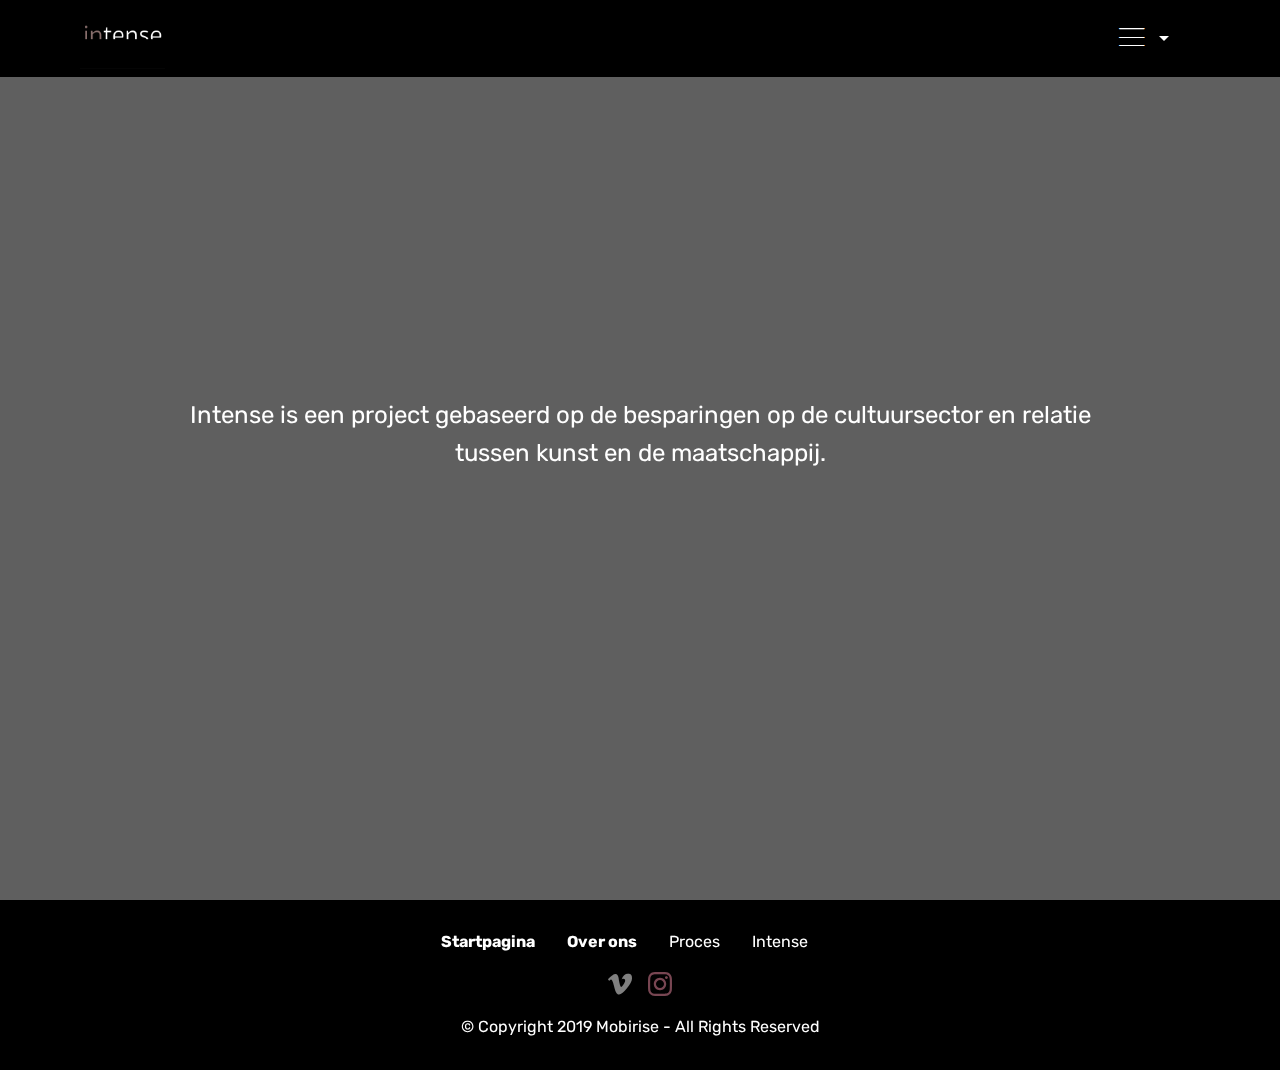
<file: index.html>
<!DOCTYPE html>
<html  >
<head>
  <!-- Site made with Mobirise Website Builder v4.11.6, https://mobirise.com -->
  <meta charset="UTF-8">
  <meta http-equiv="X-UA-Compatible" content="IE=edge">
  <meta name="generator" content="Mobirise v4.11.6, mobirise.com">
  <meta name="viewport" content="width=device-width, initial-scale=1, minimum-scale=1">
  <link rel="shortcut icon" href="assets/images/m10-logo-intense.2-122x87.png" type="image/x-icon">
  <meta name="description" content="">
  
  <title>startpagina</title>
  <link rel="stylesheet" href="assets/web/assets/mobirise-icons/mobirise-icons.css">
  <link rel="stylesheet" href="assets/bootstrap/css/bootstrap.min.css">
  <link rel="stylesheet" href="assets/bootstrap/css/bootstrap-grid.min.css">
  <link rel="stylesheet" href="assets/bootstrap/css/bootstrap-reboot.min.css">
  <link rel="stylesheet" href="assets/socicon/css/styles.css">
  <link rel="stylesheet" href="assets/tether/tether.min.css">
  <link rel="stylesheet" href="assets/dropdown/css/style.css">
  <link rel="stylesheet" href="assets/theme/css/style.css">
  <link rel="preload" as="style" href="assets/mobirise/css/mbr-additional.css"><link rel="stylesheet" href="assets/mobirise/css/mbr-additional.css" type="text/css">
  
  
  
</head>
<body>
  <section class="menu cid-rKu2cDdEFH" once="menu" id="menu1-3r">

    

    <nav class="navbar navbar-expand beta-menu navbar-dropdown align-items-center navbar-fixed-top navbar-toggleable-sm">
        <button class="navbar-toggler navbar-toggler-right" type="button" data-toggle="collapse" data-target="#navbarSupportedContent" aria-controls="navbarSupportedContent" aria-expanded="false" aria-label="Toggle navigation">
            <div class="hamburger">
                <span></span>
                <span></span>
                <span></span>
                <span></span>
            </div>
        </button>
        <div class="menu-logo">
            <div class="navbar-brand">
                <span class="navbar-logo">
                    <a href="index.html">
                         <img src="assets/images/m10-logo-intense.2-122x87.png" alt="Mobirise" title="" style="height: 3.8rem;">
                    </a>
                </span>
                
            </div>
        </div>
        <div class="collapse navbar-collapse" id="navbarSupportedContent">
            <ul class="navbar-nav nav-dropdown nav-right" data-app-modern-menu="true"><li class="nav-item dropdown">
                    <a class="nav-link link text-white dropdown-toggle display-4" href="https://mobirise.co" data-toggle="dropdown-submenu" aria-expanded="true"><span class="mbri-menu mbr-iconfont mbr-iconfont-btn"></span>
                        </a><div class="dropdown-menu"><a class="text-white dropdown-item display-4" href="index.html">Startpagina</a><a class="text-white dropdown-item display-4" href="page2.html">Over ons</a><a class="text-white dropdown-item display-4" href="page1.html">Proces</a><a class="text-white dropdown-item display-4" href="page3.html">Intense</a></div>
                </li>
                <li class="nav-item">
                    <a class="nav-link link text-white display-4" href="https://mobirise.co"></a>
                </li></ul>
            
        </div>
    </nav>
</section>

<section class="engine"><a href="https://mobirise.info/y">html web templates</a></section><section class="header6 cid-rJcjDNnBJG mbr-fullscreen" data-bg-video="https://vimeo.com/380497579" id="header6-d">

    

    <div class="mbr-overlay" style="opacity: 0.6; background-color: rgb(0, 0, 0);">
    </div>

    <div class="container">
        <div class="row justify-content-md-center">
            <div class="mbr-white col-md-10">
                
                <p class="mbr-text align-center pb-3 mbr-fonts-style display-5">
                    Intense is een project gebaseerd op de besparingen op de cultuursector en relatie tussen kunst en de maatschappij.</p>
                
            </div>
        </div>
    </div>

    
</section>

<section once="footers" class="cid-rJcr6hrGQt" id="footer7-h">

    

    

    <div class="container">
        <div class="media-container-row align-center mbr-white">
            <div class="row row-links">
                <ul class="foot-menu">
                    
                    
                    
                    
                    
                <li class="foot-menu-item mbr-fonts-style display-7">
                        <a class="text-white mbr-bold" href="index.html" target="_blank">Startpagina</a>
                    </li><li class="foot-menu-item mbr-fonts-style display-7">
                        <a class="text-white mbr-bold" href="page2.html" target="_blank">Over ons</a>
                    </li><li class="foot-menu-item mbr-fonts-style display-7"><a href="page1.html" class="text-white">Proces</a></li><li class="foot-menu-item mbr-fonts-style display-7"><a href="page3.html" class="text-white">Intense</a></li><li class="foot-menu-item mbr-fonts-style display-7"></li></ul>
            </div>
            <div class="row social-row">
                <div class="social-list align-right pb-2">
                    
                    
                    
                    
                    
                    
                <div class="soc-item">
                        <a href="https://twitter.com/mobirise" target="_blank">
                            <span class="mbr-iconfont mbr-iconfont-social socicon-twitter socicon" style="color: rgb(0, 0, 0); fill: rgb(0, 0, 0);"></span>
                        </a>
                    </div><div class="soc-item">
                        <a href="https://www.facebook.com/pages/Mobirise/1616226671953247" target="_blank">
                            <span class="mbr-iconfont mbr-iconfont-social socicon-facebook socicon" style="color: rgb(0, 0, 0); fill: rgb(0, 0, 0);"></span>
                        </a>
                    </div><div class="soc-item">
                        <a href="https://www.youtube.com/c/mobirise" target="_blank">
                            <span class="mbr-iconfont mbr-iconfont-social socicon-vimeo socicon"></span>
                        </a>
                    </div><div class="soc-item">
                        <a href="https://www.instagram.com/in.tense10/" target="_blank">
                            <span class="mbr-iconfont mbr-iconfont-social socicon-instagram socicon" style="color: rgb(240, 139, 164); fill: rgb(240, 139, 164);"></span>
                        </a>
                    </div><div class="soc-item">
                        <a href="https://plus.google.com/u/0/+Mobirise" target="_blank">
                            <span class="mbr-iconfont mbr-iconfont-social socicon-vimeo socicon" style="color: rgb(0, 0, 0); fill: rgb(0, 0, 0);"></span>
                        </a>
                    </div><div class="soc-item">
                        <a href="https://www.behance.net/Mobirise" target="_blank">
                            <span class="mbr-iconfont mbr-iconfont-social socicon-behance socicon" style="color: rgb(0, 0, 0); fill: rgb(0, 0, 0);"></span>
                        </a>
                    </div></div>
            </div>
            <div class="row row-copirayt">
                <p class="mbr-text mb-0 mbr-fonts-style mbr-white align-center display-7">
                    © Copyright 2019 Mobirise - All Rights Reserved
                </p>
            </div>
        </div>
    </div>
</section>


  <script src="assets/web/assets/jquery/jquery.min.js"></script>
  <script src="assets/popper/popper.min.js"></script>
  <script src="assets/bootstrap/js/bootstrap.min.js"></script>
  <script src="assets/smoothscroll/smooth-scroll.js"></script>
  <script src="assets/tether/tether.min.js"></script>
  <script src="assets/touchswipe/jquery.touch-swipe.min.js"></script>
  <script src="assets/ytplayer/jquery.mb.ytplayer.min.js"></script>
  <script src="assets/vimeoplayer/jquery.mb.vimeo_player.js"></script>
  <script src="assets/dropdown/js/nav-dropdown.js"></script>
  <script src="assets/dropdown/js/navbar-dropdown.js"></script>
  <script src="assets/theme/js/script.js"></script>
  
  
</body>
</html>
</file>
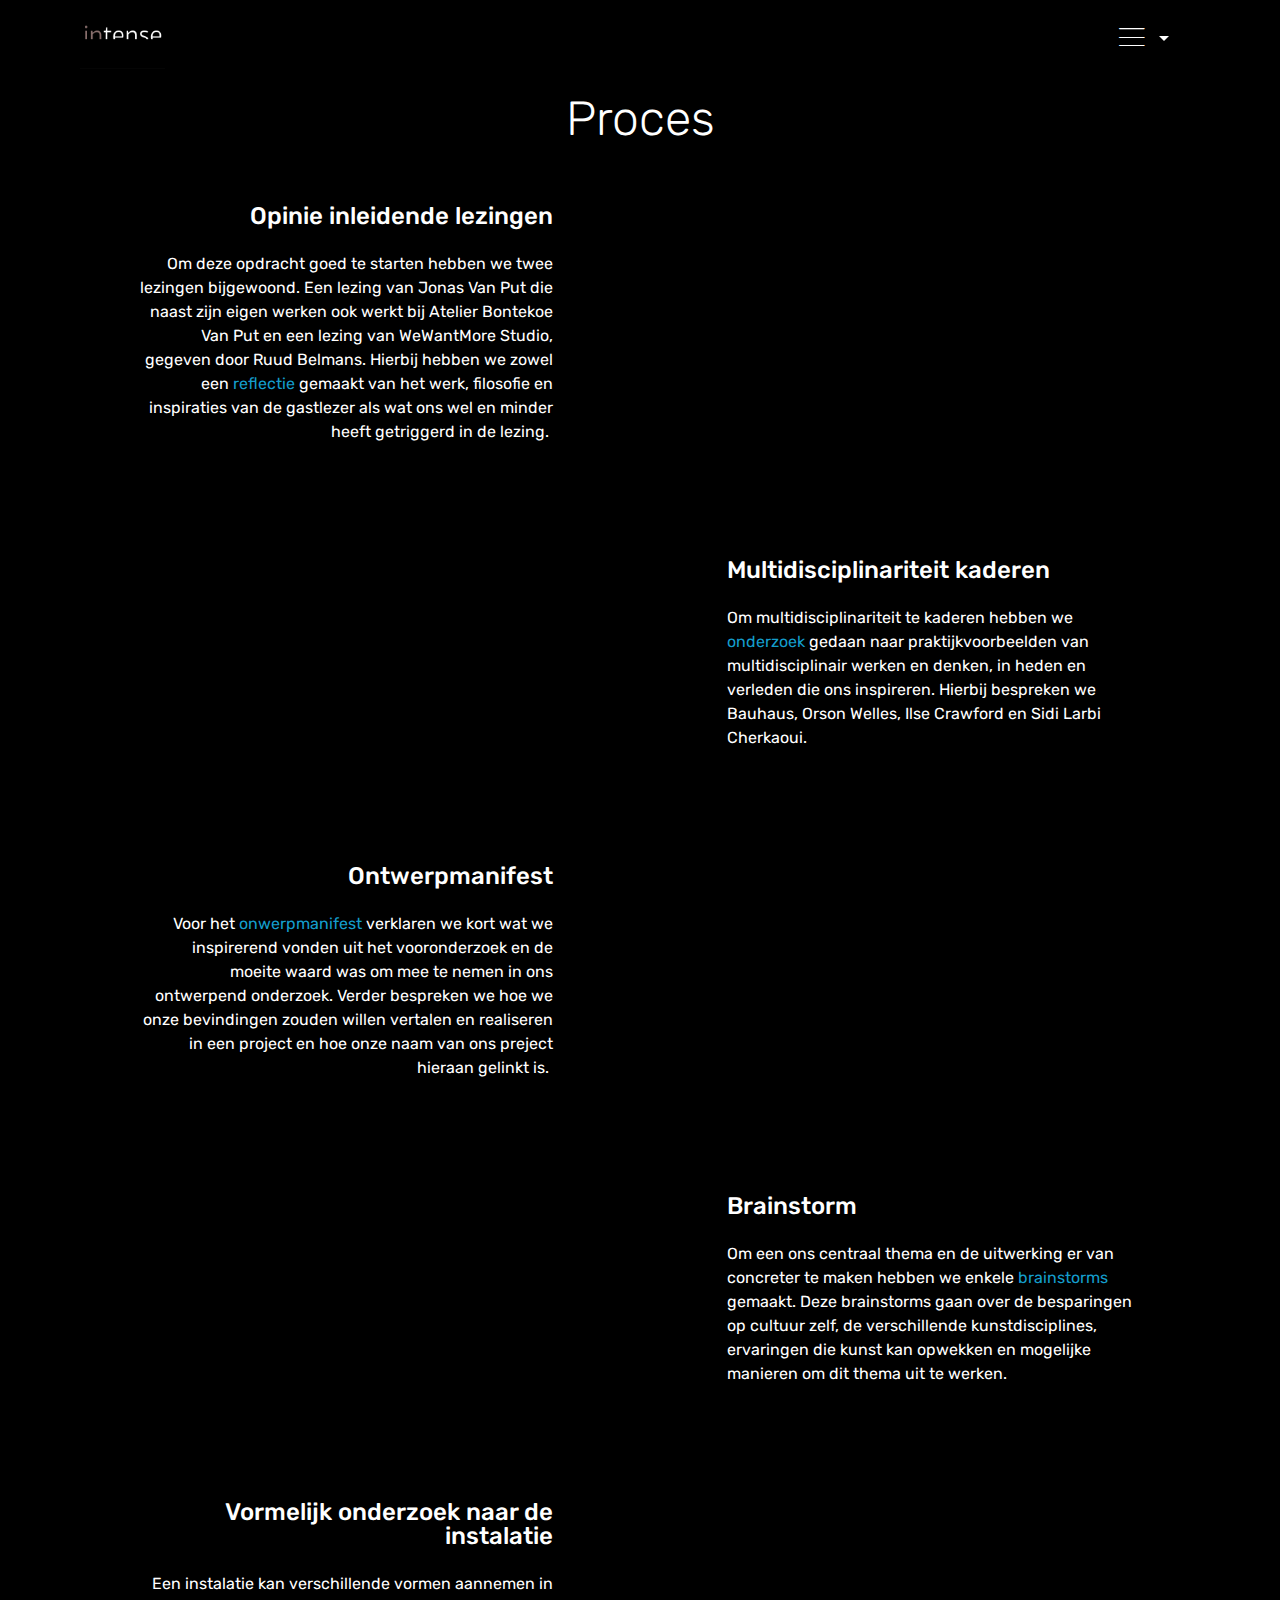
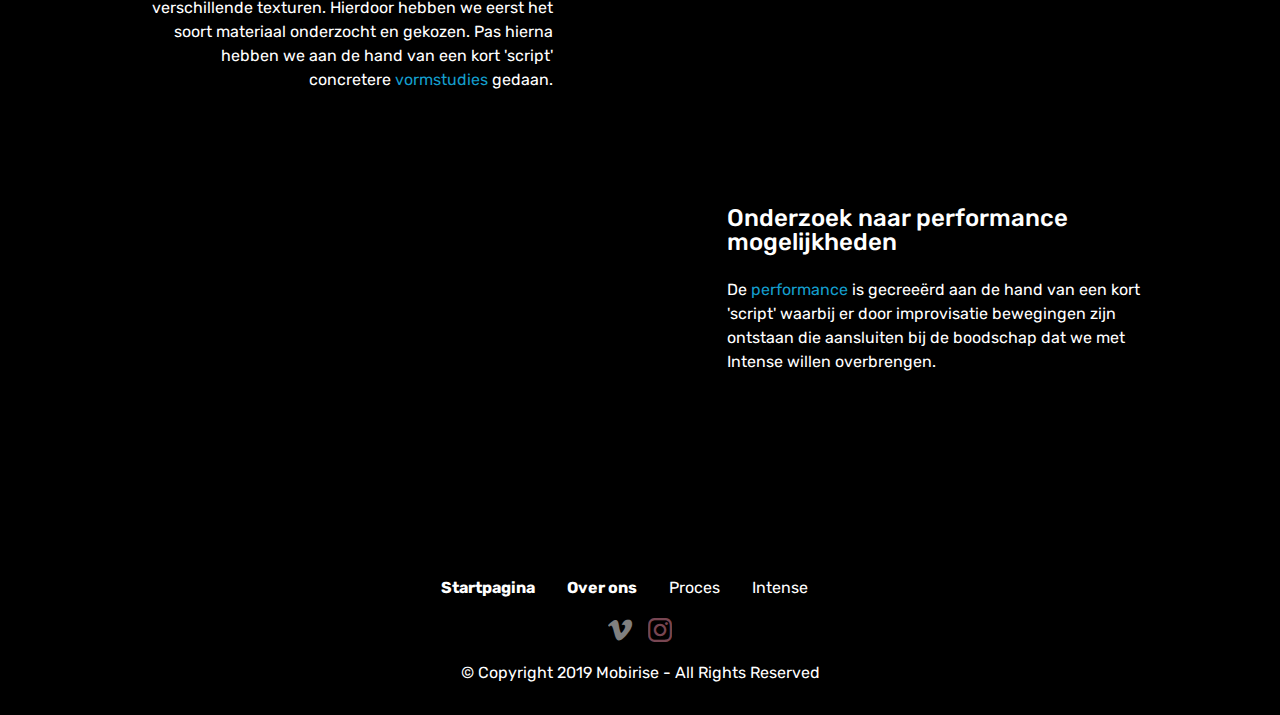
<file: page1.html>
<!DOCTYPE html>
<html  >
<head>
  <!-- Site made with Mobirise Website Builder v4.11.6, https://mobirise.com -->
  <meta charset="UTF-8">
  <meta http-equiv="X-UA-Compatible" content="IE=edge">
  <meta name="generator" content="Mobirise v4.11.6, mobirise.com">
  <meta name="viewport" content="width=device-width, initial-scale=1, minimum-scale=1">
  <link rel="shortcut icon" href="assets/images/m10-logo-intense.2-122x87.png" type="image/x-icon">
  <meta name="description" content="Site Generator Description">
  
  <title>proces</title>
  <link rel="stylesheet" href="assets/web/assets/mobirise-icons/mobirise-icons.css">
  <link rel="stylesheet" href="assets/bootstrap/css/bootstrap.min.css">
  <link rel="stylesheet" href="assets/bootstrap/css/bootstrap-grid.min.css">
  <link rel="stylesheet" href="assets/bootstrap/css/bootstrap-reboot.min.css">
  <link rel="stylesheet" href="assets/tether/tether.min.css">
  <link rel="stylesheet" href="assets/dropdown/css/style.css">
  <link rel="stylesheet" href="assets/socicon/css/styles.css">
  <link rel="stylesheet" href="assets/theme/css/style.css">
  <link rel="preload" as="style" href="assets/mobirise/css/mbr-additional.css"><link rel="stylesheet" href="assets/mobirise/css/mbr-additional.css" type="text/css">
  
  
  
</head>
<body>
  <section class="menu cid-rKu2cDdEFH" once="menu" id="menu1-3r">

    

    <nav class="navbar navbar-expand beta-menu navbar-dropdown align-items-center navbar-fixed-top navbar-toggleable-sm">
        <button class="navbar-toggler navbar-toggler-right" type="button" data-toggle="collapse" data-target="#navbarSupportedContent" aria-controls="navbarSupportedContent" aria-expanded="false" aria-label="Toggle navigation">
            <div class="hamburger">
                <span></span>
                <span></span>
                <span></span>
                <span></span>
            </div>
        </button>
        <div class="menu-logo">
            <div class="navbar-brand">
                <span class="navbar-logo">
                    <a href="index.html">
                         <img src="assets/images/m10-logo-intense.2-122x87.png" alt="Mobirise" title="" style="height: 3.8rem;">
                    </a>
                </span>
                
            </div>
        </div>
        <div class="collapse navbar-collapse" id="navbarSupportedContent">
            <ul class="navbar-nav nav-dropdown nav-right" data-app-modern-menu="true"><li class="nav-item dropdown">
                    <a class="nav-link link text-white dropdown-toggle display-4" href="https://mobirise.co" data-toggle="dropdown-submenu" aria-expanded="true"><span class="mbri-menu mbr-iconfont mbr-iconfont-btn"></span>
                        </a><div class="dropdown-menu"><a class="text-white dropdown-item display-4" href="index.html">Startpagina</a><a class="text-white dropdown-item display-4" href="page2.html">Over ons</a><a class="text-white dropdown-item display-4" href="page1.html">Proces</a><a class="text-white dropdown-item display-4" href="page3.html">Intense</a></div>
                </li>
                <li class="nav-item">
                    <a class="nav-link link text-white display-4" href="https://mobirise.co"></a>
                </li></ul>
            
        </div>
    </nav>
</section>

<section class="engine"><a href="https://mobirise.info/a">online site builder</a></section><section class="timeline1 cid-rJcpz7CaxJ" id="timeline1-g">

    

    

    <div class="container align-center">
        <h2 class="mbr-section-title pb-3 mbr-fonts-style display-2">
            Proces</h2>
        

        <div class="container timelines-container" mbri-timelines="">
            <!--1-->
            <div class="row timeline-element reverse separline">
                 <div class="timeline-date-panel col-xs-12 col-md-6  align-left">         
                    <div class="time-line-date-content">
                        
                    </div>
                </div>
           <span class="iconBackground"></span>
            <div class="col-xs-12 col-md-6 align-right">
                <div class="timeline-text-content">
                    <h4 class="mbr-timeline-title pb-3 mbr-fonts-style display-5">
                        Opinie inleidende lezingen</h4>
                    <p class="mbr-timeline-text mbr-fonts-style display-7">Om deze opdracht goed te starten hebben we twee lezingen bijgewoond. Een lezing van Jonas Van Put die naast zijn eigen werken ook werkt bij Atelier Bontekoe Van Put en een lezing van WeWantMore Studio, gegeven door Ruud Belmans. Hierbij hebben we zowel een <a href="page4.html">reflectie </a>gemaakt van het werk, filosofie en inspiraties van de gastlezer als wat ons wel en minder heeft getriggerd in de lezing.&nbsp;<br></p>
                 </div>
            </div>
            </div>
            <!--2-->
            <div class="row timeline-element  separline">
                <div class="timeline-date-panel col-xs-12 col-md-6 align-right">
                    <div class="time-line-date-content">
                        
                    </div>
                </div>
                <span class="iconBackground"></span>
                <div class="col-xs-12 col-md-6 align-left ">
                    <div class="timeline-text-content">
                        <h4 class="mbr-timeline-title pb-3 mbr-fonts-style display-5">Multidisciplinariteit kaderen</h4>
                        <p class="mbr-timeline-text mbr-fonts-style display-7">Om multidisciplinariteit te kaderen hebben we <a href="page6.html">onderzoek </a>gedaan naar praktijkvoorbeelden van multidisciplinair werken en
denken, in heden en verleden&nbsp;die ons inspireren. Hierbij bespreken we Bauhaus, Orson Welles,&nbsp;Ilse Crawford en Sidi Larbi Cherkaoui.<br></p>
                    </div>
                </div>
            </div>
            <!--3-->
            <div class="row timeline-element reverse separline">
                <div class="timeline-date-panel col-xs-12 col-md-6  align-left">
                    <div class="time-line-date-content">
                        
                    </div>
                </div>
                <span class="iconBackground"></span>
                <div class="col-xs-12 col-md-6 align-right">
                    <div class="timeline-text-content">
                        <h4 class="mbr-timeline-title pb-3 mbr-fonts-style display-5">
                            Ontwerpmanifest</h4>      
                        <p class="mbr-timeline-text mbr-fonts-style display-7">Voor het <a href="page10.html">onwerpmanifest</a> verklaren we kort wat we inspirerend vonden uit het vooronderzoek en de moeite waard was om mee te nemen in
ons ontwerpend onderzoek. Verder bespreken we hoe we onze bevindingen zouden willen vertalen en realiseren in een project en hoe onze naam van ons preject hieraan gelinkt is.&nbsp;</p>
                    </div>
                </div>
            </div>
            <!--4-->
            <div class="row timeline-element  separline">
                <div class="timeline-date-panel col-xs-12 col-md-6 align-right">
                    <div class="time-line-date-content">
                        
                    </div>
                </div>
                <span class="iconBackground"></span>
                <div class="col-xs-12 col-md-6 align-left ">
                    <div class="timeline-text-content">
                        <h4 class="mbr-timeline-title pb-3 mbr-fonts-style display-5">
                            Brainstorm</h4>
                        <p class="mbr-timeline-text mbr-fonts-style display-7">Om een ons centraal thema en de uitwerking er van concreter te maken hebben we enkele <a href="page7.html">brainstorms </a>gemaakt. Deze brainstorms gaan over de besparingen op cultuur zelf, de verschillende kunstdisciplines, ervaringen die kunst kan opwekken en mogelijke manieren om dit thema uit te werken.&nbsp;</p>
                    </div>
                </div>
            </div>
            <!--5-->
            <div class="row timeline-element reverse separline">
                <div class="timeline-date-panel col-xs-12 col-md-6  align-left">
                    <div class="time-line-date-content">
                        
                    </div>
                </div>
                <span class="iconBackground"></span>
                <div class="col-xs-12 col-md-6 align-right">
                    <div class="timeline-text-content">
                        <h4 class="mbr-timeline-title pb-3 mbr-fonts-style display-5">Vormelijk onderzoek naar de instalatie</h4>
                        <p class="mbr-timeline-text mbr-fonts-style display-7">Een instalatie kan verschillende vormen aannemen in verschillende texturen. Hierdoor hebben we eerst het soort materiaal onderzocht en gekozen. Pas hierna hebben we aan de hand van een kort 'script' concretere <a href="page8.html">vormstudies</a> gedaan.</p>
                    </div>
                </div>
            </div>
            <!--6-->
            <div class="row timeline-element">
                <div class="timeline-date-panel col-xs-12 col-md-6 align-right">
                    <div class="time-line-date-content">
                       
                    </div>
                </div>
                <span class="iconBackground"></span>
                <div class="col-xs-12 col-md-6 align-left ">
                    <div class="timeline-text-content">
                        <h4 class="mbr-timeline-title pb-3 mbr-fonts-style display-5">Onderzoek naar performance mogelijkheden</h4>
                        <p class="mbr-timeline-text mbr-fonts-style display-7">De <a href="page9.html">performance</a> is gecreeërd aan de hand van een kort 'script' waarbij er door improvisatie bewegingen zijn ontstaan die aansluiten bij de boodschap dat we met Intense willen overbrengen.</p>
                    </div>
                </div>
            </div>
            <!--7-->
            
            <!--8-->
            
            <!--9-->
            
            <!--10-->
            
            <!--11-->
            
            <!--12-->
            
        </div>
    </div>
</section>

<section once="footers" class="cid-rJcr6hrGQt" id="footer7-h">

    

    

    <div class="container">
        <div class="media-container-row align-center mbr-white">
            <div class="row row-links">
                <ul class="foot-menu">
                    
                    
                    
                    
                    
                <li class="foot-menu-item mbr-fonts-style display-7">
                        <a class="text-white mbr-bold" href="index.html" target="_blank">Startpagina</a>
                    </li><li class="foot-menu-item mbr-fonts-style display-7">
                        <a class="text-white mbr-bold" href="page2.html" target="_blank">Over ons</a>
                    </li><li class="foot-menu-item mbr-fonts-style display-7"><a href="page1.html" class="text-white">Proces</a></li><li class="foot-menu-item mbr-fonts-style display-7"><a href="page3.html" class="text-white">Intense</a></li><li class="foot-menu-item mbr-fonts-style display-7"></li></ul>
            </div>
            <div class="row social-row">
                <div class="social-list align-right pb-2">
                    
                    
                    
                    
                    
                    
                <div class="soc-item">
                        <a href="https://twitter.com/mobirise" target="_blank">
                            <span class="mbr-iconfont mbr-iconfont-social socicon-twitter socicon" style="color: rgb(0, 0, 0); fill: rgb(0, 0, 0);"></span>
                        </a>
                    </div><div class="soc-item">
                        <a href="https://www.facebook.com/pages/Mobirise/1616226671953247" target="_blank">
                            <span class="mbr-iconfont mbr-iconfont-social socicon-facebook socicon" style="color: rgb(0, 0, 0); fill: rgb(0, 0, 0);"></span>
                        </a>
                    </div><div class="soc-item">
                        <a href="https://www.youtube.com/c/mobirise" target="_blank">
                            <span class="mbr-iconfont mbr-iconfont-social socicon-vimeo socicon"></span>
                        </a>
                    </div><div class="soc-item">
                        <a href="https://www.instagram.com/in.tense10/" target="_blank">
                            <span class="mbr-iconfont mbr-iconfont-social socicon-instagram socicon" style="color: rgb(240, 139, 164); fill: rgb(240, 139, 164);"></span>
                        </a>
                    </div><div class="soc-item">
                        <a href="https://plus.google.com/u/0/+Mobirise" target="_blank">
                            <span class="mbr-iconfont mbr-iconfont-social socicon-vimeo socicon" style="color: rgb(0, 0, 0); fill: rgb(0, 0, 0);"></span>
                        </a>
                    </div><div class="soc-item">
                        <a href="https://www.behance.net/Mobirise" target="_blank">
                            <span class="mbr-iconfont mbr-iconfont-social socicon-behance socicon" style="color: rgb(0, 0, 0); fill: rgb(0, 0, 0);"></span>
                        </a>
                    </div></div>
            </div>
            <div class="row row-copirayt">
                <p class="mbr-text mb-0 mbr-fonts-style mbr-white align-center display-7">
                    © Copyright 2019 Mobirise - All Rights Reserved
                </p>
            </div>
        </div>
    </div>
</section>


  <script src="assets/web/assets/jquery/jquery.min.js"></script>
  <script src="assets/popper/popper.min.js"></script>
  <script src="assets/bootstrap/js/bootstrap.min.js"></script>
  <script src="assets/tether/tether.min.js"></script>
  <script src="assets/smoothscroll/smooth-scroll.js"></script>
  <script src="assets/dropdown/js/nav-dropdown.js"></script>
  <script src="assets/dropdown/js/navbar-dropdown.js"></script>
  <script src="assets/touchswipe/jquery.touch-swipe.min.js"></script>
  <script src="assets/theme/js/script.js"></script>
  
  
</body>
</html>
</file>
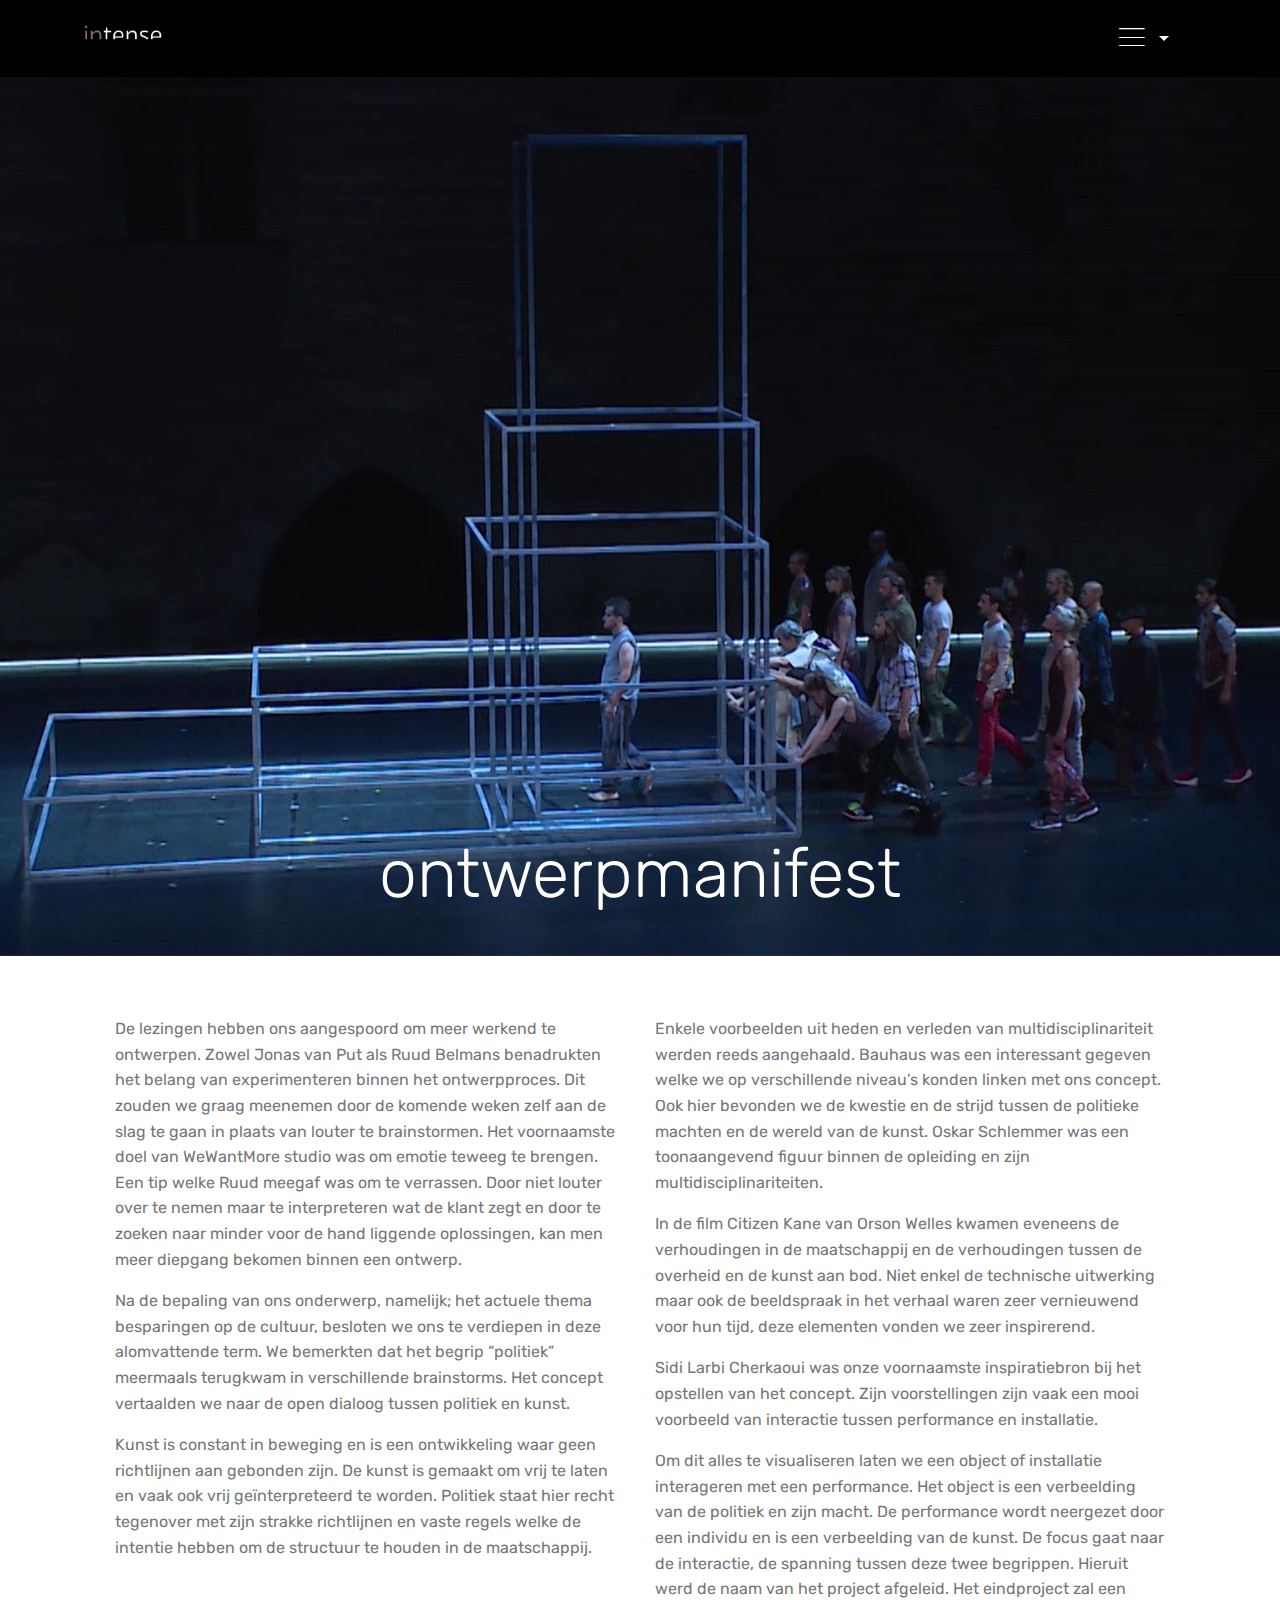
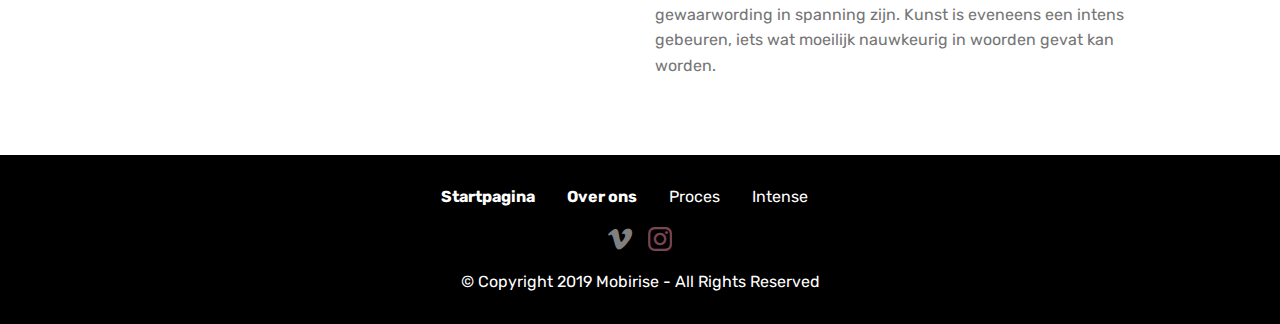
<file: page10.html>
<!DOCTYPE html>
<html  >
<head>
  <!-- Site made with Mobirise Website Builder v4.11.6, https://mobirise.com -->
  <meta charset="UTF-8">
  <meta http-equiv="X-UA-Compatible" content="IE=edge">
  <meta name="generator" content="Mobirise v4.11.6, mobirise.com">
  <meta name="viewport" content="width=device-width, initial-scale=1, minimum-scale=1">
  <link rel="shortcut icon" href="assets/images/m10-logo-intense.2-122x87.png" type="image/x-icon">
  <meta name="description" content="Website Creator Description">
  
  <title>katern c</title>
  <link rel="stylesheet" href="assets/web/assets/mobirise-icons/mobirise-icons.css">
  <link rel="stylesheet" href="assets/bootstrap/css/bootstrap.min.css">
  <link rel="stylesheet" href="assets/bootstrap/css/bootstrap-grid.min.css">
  <link rel="stylesheet" href="assets/bootstrap/css/bootstrap-reboot.min.css">
  <link rel="stylesheet" href="assets/tether/tether.min.css">
  <link rel="stylesheet" href="assets/dropdown/css/style.css">
  <link rel="stylesheet" href="assets/socicon/css/styles.css">
  <link rel="stylesheet" href="assets/theme/css/style.css">
  <link rel="preload" as="style" href="assets/mobirise/css/mbr-additional.css"><link rel="stylesheet" href="assets/mobirise/css/mbr-additional.css" type="text/css">
  
  
  
</head>
<body>
  <section class="menu cid-rKu2cDdEFH" once="menu" id="menu1-3r">

    

    <nav class="navbar navbar-expand beta-menu navbar-dropdown align-items-center navbar-fixed-top navbar-toggleable-sm">
        <button class="navbar-toggler navbar-toggler-right" type="button" data-toggle="collapse" data-target="#navbarSupportedContent" aria-controls="navbarSupportedContent" aria-expanded="false" aria-label="Toggle navigation">
            <div class="hamburger">
                <span></span>
                <span></span>
                <span></span>
                <span></span>
            </div>
        </button>
        <div class="menu-logo">
            <div class="navbar-brand">
                <span class="navbar-logo">
                    <a href="index.html">
                         <img src="assets/images/m10-logo-intense.2-122x87.png" alt="Mobirise" title="" style="height: 3.8rem;">
                    </a>
                </span>
                
            </div>
        </div>
        <div class="collapse navbar-collapse" id="navbarSupportedContent">
            <ul class="navbar-nav nav-dropdown nav-right" data-app-modern-menu="true"><li class="nav-item dropdown">
                    <a class="nav-link link text-white dropdown-toggle display-4" href="https://mobirise.co" data-toggle="dropdown-submenu" aria-expanded="true"><span class="mbri-menu mbr-iconfont mbr-iconfont-btn"></span>
                        </a><div class="dropdown-menu"><a class="text-white dropdown-item display-4" href="index.html">Startpagina</a><a class="text-white dropdown-item display-4" href="page2.html">Over ons</a><a class="text-white dropdown-item display-4" href="page1.html">Proces</a><a class="text-white dropdown-item display-4" href="page3.html">Intense</a></div>
                </li>
                <li class="nav-item">
                    <a class="nav-link link text-white display-4" href="https://mobirise.co"></a>
                </li></ul>
            
        </div>
    </nav>
</section>

<section class="engine"><a href="https://mobirise.info/y">free html web templates</a></section><section class="cid-rJMBpH7kK1" id="image2-2c">

    

    <figure class="mbr-figure">
        <div class="image-block" style="width: 100%;">
            <img src="assets/images/m10-aon-afdrukken-1459x1090.jpg" alt="Mobirise" title="">
            <figcaption class="mbr-figure-caption mbr-figure-caption-over">
                <div class="pb-5 px-3 mbr-white align-center mbr-fonts-style display-1">
                    ontwerpmanifest</div>
            </figcaption>
        </div>
    </figure>
</section>

<section class="mbr-section article content3 cid-rJLJrk3qDF" id="content3-1u">
      
     

    <div class="container">
        <div class="media-container-row">
            <div class="row col-12 col-md-12">
                <div class="col-12 mbr-text mbr-fonts-style col-md-6 display-7">
                     <p>De lezingen hebben ons aangespoord om meer werkend te ontwerpen. Zowel Jonas van Put als Ruud Belmans benadrukten het belang van experimenteren binnen het ontwerpproces. Dit zouden we graag meenemen door de komende weken zelf aan de slag te gaan in plaats van louter te brainstormen. Het voornaamste doel van WeWantMore studio was om emotie teweeg te brengen. Een tip welke Ruud meegaf was om te verrassen. Door niet louter over te nemen maar te interpreteren wat de klant zegt en door te zoeken naar minder voor de hand liggende oplossingen, kan men meer diepgang bekomen binnen een ontwerp.
</p><p>Na de bepaling van ons onderwerp, namelijk; het actuele thema besparingen op de cultuur, besloten we ons te verdiepen in deze alomvattende term. We bemerkten dat het begrip “politiek” meermaals terugkwam in verschillende brainstorms. Het concept vertaalden we naar de open dialoog tussen politiek en kunst.
</p><p>Kunst is constant in beweging en is een ontwikkeling waar geen richtlijnen aan gebonden zijn. De kunst is gemaakt om vrij te laten en vaak ook vrij geïnterpreteerd te worden. Politiek staat hier recht tegenover met zijn strakke richtlijnen en vaste regels welke de intentie hebben om de structuur te houden in de maatschappij.</p>
                </div>
                <div class="col-12 mbr-text mbr-fonts-style display-7 col-md-6">
                     <p>Enkele voorbeelden uit heden en verleden van multidisciplinariteit werden reeds aangehaald. Bauhaus was een interessant gegeven welke we op verschillende niveau’s konden linken met ons concept. Ook hier bevonden we de kwestie en de strijd tussen de politieke machten en de wereld van de kunst. Oskar Schlemmer was een toonaangevend figuur binnen de opleiding en zijn multidisciplinariteiten.
</p><p>In de film Citizen Kane van Orson Welles kwamen eveneens de verhoudingen in de maatschappij en de verhoudingen tussen de overheid en de kunst aan bod. Niet enkel de technische uitwerking maar ook de beeldspraak in het verhaal waren zeer vernieuwend voor hun tijd, deze elementen vonden we zeer inspirerend.
</p><p>Sidi Larbi Cherkaoui was onze voornaamste inspiratiebron bij het opstellen van het concept. Zijn voorstellingen zijn vaak een mooi voorbeeld van interactie tussen performance en installatie.
</p><p>Om dit alles te visualiseren laten we een object of installatie interageren met een performance. Het object is een verbeelding van de politiek en zijn macht. De performance wordt neergezet door een individu en is een verbeelding van de kunst. De focus gaat naar de interactie, de spanning tussen deze twee begrippen. Hieruit werd de naam van het project afgeleid. Het eindproject zal een gewaarwording in spanning zijn. Kunst is eveneens een intens gebeuren, iets wat moeilijk nauwkeurig in woorden gevat kan worden.</p>
                </div>
                
            </div>
        </div>
    </div>
</section>

<section once="footers" class="cid-rJLETFJOZ3" id="footer7-1o">

    

    

    <div class="container">
        <div class="media-container-row align-center mbr-white">
            <div class="row row-links">
                <ul class="foot-menu">
                    
                    
                    
                    
                    
                <li class="foot-menu-item mbr-fonts-style display-7">
                        <a class="text-white mbr-bold" href="index.html" target="_blank">Startpagina</a>
                    </li><li class="foot-menu-item mbr-fonts-style display-7">
                        <a class="text-white mbr-bold" href="page2.html" target="_blank">Over ons</a>
                    </li><li class="foot-menu-item mbr-fonts-style display-7"><a href="page1.html" class="text-white">Proces</a></li><li class="foot-menu-item mbr-fonts-style display-7"><a href="page3.html" class="text-white">Intense</a></li><li class="foot-menu-item mbr-fonts-style display-7"></li></ul>
            </div>
            <div class="row social-row">
                <div class="social-list align-right pb-2">
                    
                    
                    
                    
                    
                    
                <div class="soc-item">
                        <a href="https://twitter.com/mobirise" target="_blank">
                            <span class="mbr-iconfont mbr-iconfont-social socicon-twitter socicon" style="color: rgb(0, 0, 0); fill: rgb(0, 0, 0);"></span>
                        </a>
                    </div><div class="soc-item">
                        <a href="https://www.facebook.com/pages/Mobirise/1616226671953247" target="_blank">
                            <span class="mbr-iconfont mbr-iconfont-social socicon-facebook socicon" style="color: rgb(0, 0, 0); fill: rgb(0, 0, 0);"></span>
                        </a>
                    </div><div class="soc-item">
                        <a href="https://www.youtube.com/c/mobirise" target="_blank">
                            <span class="mbr-iconfont mbr-iconfont-social socicon-vimeo socicon"></span>
                        </a>
                    </div><div class="soc-item">
                        <a href="https://www.instagram.com/in.tense10/" target="_blank">
                            <span class="mbr-iconfont mbr-iconfont-social socicon-instagram socicon" style="color: rgb(240, 139, 164); fill: rgb(240, 139, 164);"></span>
                        </a>
                    </div><div class="soc-item">
                        <a href="https://plus.google.com/u/0/+Mobirise" target="_blank">
                            <span class="mbr-iconfont mbr-iconfont-social socicon-vimeo socicon" style="color: rgb(0, 0, 0); fill: rgb(0, 0, 0);"></span>
                        </a>
                    </div><div class="soc-item">
                        <a href="https://www.behance.net/Mobirise" target="_blank">
                            <span class="mbr-iconfont mbr-iconfont-social socicon-behance socicon" style="color: rgb(0, 0, 0); fill: rgb(0, 0, 0);"></span>
                        </a>
                    </div></div>
            </div>
            <div class="row row-copirayt">
                <p class="mbr-text mb-0 mbr-fonts-style mbr-white align-center display-7">
                    © Copyright 2019 Mobirise - All Rights Reserved
                </p>
            </div>
        </div>
    </div>
</section>


  <script src="assets/web/assets/jquery/jquery.min.js"></script>
  <script src="assets/popper/popper.min.js"></script>
  <script src="assets/bootstrap/js/bootstrap.min.js"></script>
  <script src="assets/tether/tether.min.js"></script>
  <script src="assets/smoothscroll/smooth-scroll.js"></script>
  <script src="assets/dropdown/js/nav-dropdown.js"></script>
  <script src="assets/dropdown/js/navbar-dropdown.js"></script>
  <script src="assets/touchswipe/jquery.touch-swipe.min.js"></script>
  <script src="assets/theme/js/script.js"></script>
  
  
</body>
</html>
</file>
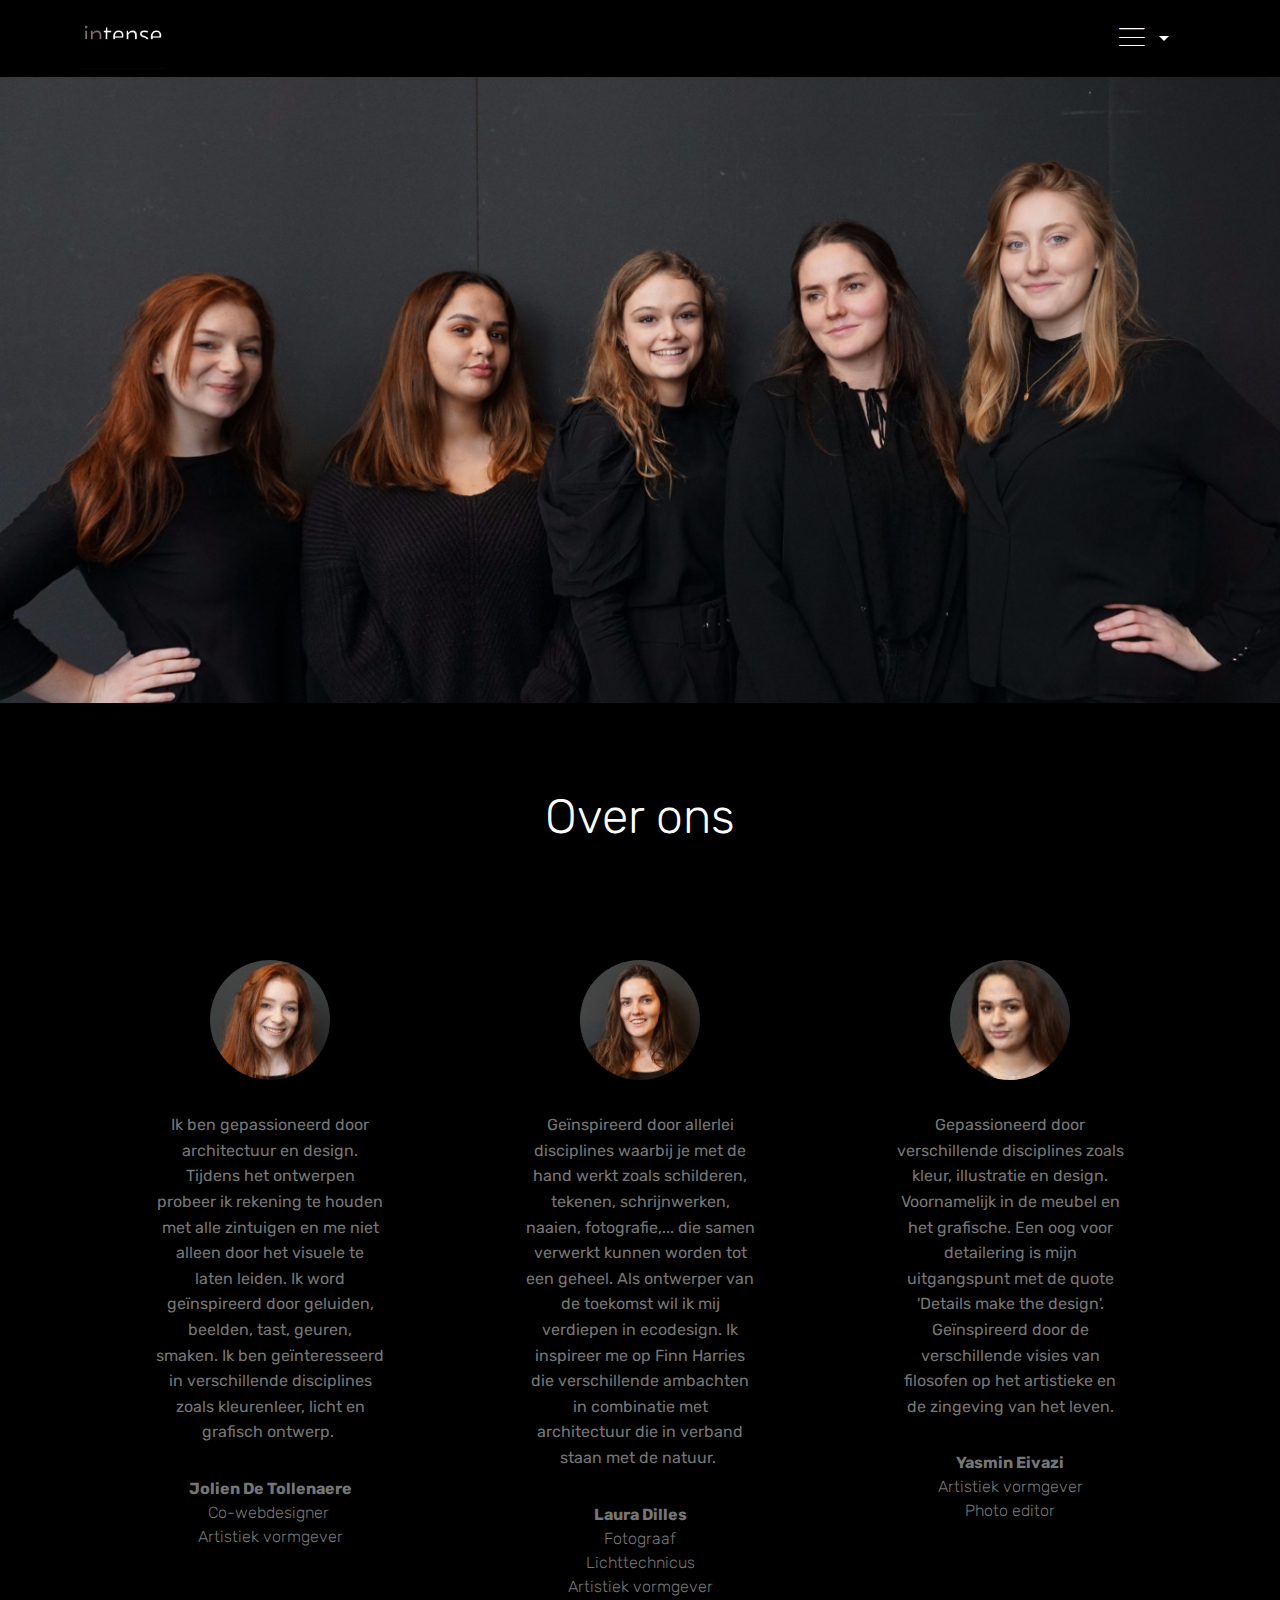
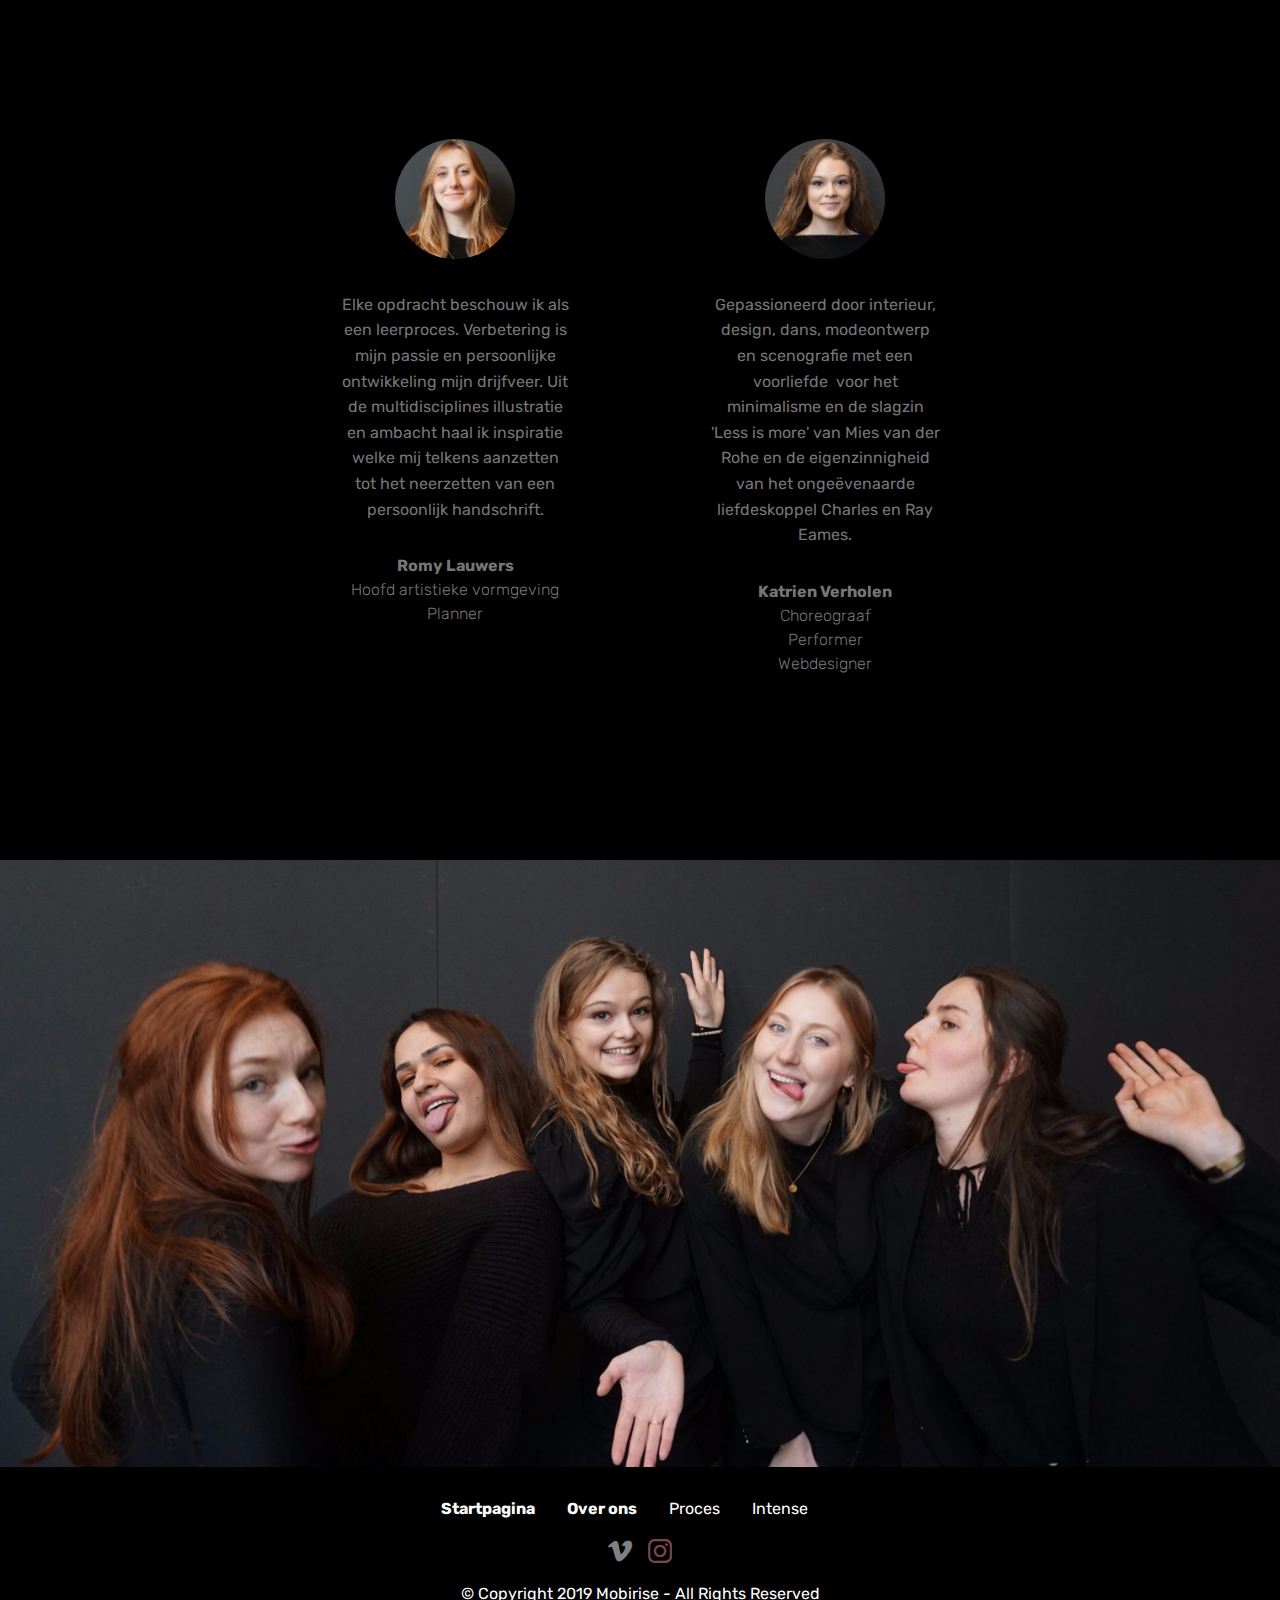
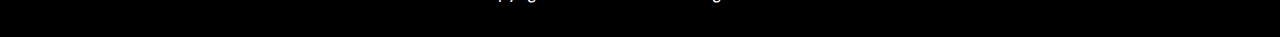
<file: page2.html>
<!DOCTYPE html>
<html  >
<head>
  <!-- Site made with Mobirise Website Builder v4.11.6, https://mobirise.com -->
  <meta charset="UTF-8">
  <meta http-equiv="X-UA-Compatible" content="IE=edge">
  <meta name="generator" content="Mobirise v4.11.6, mobirise.com">
  <meta name="viewport" content="width=device-width, initial-scale=1, minimum-scale=1">
  <link rel="shortcut icon" href="assets/images/m10-logo-intense.2-122x87.png" type="image/x-icon">
  <meta name="description" content="Web Page Builder Description">
  
  <title>over ons</title>
  <link rel="stylesheet" href="assets/web/assets/mobirise-icons/mobirise-icons.css">
  <link rel="stylesheet" href="assets/bootstrap/css/bootstrap.min.css">
  <link rel="stylesheet" href="assets/bootstrap/css/bootstrap-grid.min.css">
  <link rel="stylesheet" href="assets/bootstrap/css/bootstrap-reboot.min.css">
  <link rel="stylesheet" href="assets/tether/tether.min.css">
  <link rel="stylesheet" href="assets/dropdown/css/style.css">
  <link rel="stylesheet" href="assets/socicon/css/styles.css">
  <link rel="stylesheet" href="assets/theme/css/style.css">
  <link rel="preload" as="style" href="assets/mobirise/css/mbr-additional.css"><link rel="stylesheet" href="assets/mobirise/css/mbr-additional.css" type="text/css">
  
  
  
</head>
<body>
  <section class="menu cid-rKu2cDdEFH" once="menu" id="menu1-3r">

    

    <nav class="navbar navbar-expand beta-menu navbar-dropdown align-items-center navbar-fixed-top navbar-toggleable-sm">
        <button class="navbar-toggler navbar-toggler-right" type="button" data-toggle="collapse" data-target="#navbarSupportedContent" aria-controls="navbarSupportedContent" aria-expanded="false" aria-label="Toggle navigation">
            <div class="hamburger">
                <span></span>
                <span></span>
                <span></span>
                <span></span>
            </div>
        </button>
        <div class="menu-logo">
            <div class="navbar-brand">
                <span class="navbar-logo">
                    <a href="index.html">
                         <img src="assets/images/m10-logo-intense.2-122x87.png" alt="Mobirise" title="" style="height: 3.8rem;">
                    </a>
                </span>
                
            </div>
        </div>
        <div class="collapse navbar-collapse" id="navbarSupportedContent">
            <ul class="navbar-nav nav-dropdown nav-right" data-app-modern-menu="true"><li class="nav-item dropdown">
                    <a class="nav-link link text-white dropdown-toggle display-4" href="https://mobirise.co" data-toggle="dropdown-submenu" aria-expanded="true"><span class="mbri-menu mbr-iconfont mbr-iconfont-btn"></span>
                        </a><div class="dropdown-menu"><a class="text-white dropdown-item display-4" href="index.html">Startpagina</a><a class="text-white dropdown-item display-4" href="page2.html">Over ons</a><a class="text-white dropdown-item display-4" href="page1.html">Proces</a><a class="text-white dropdown-item display-4" href="page3.html">Intense</a></div>
                </li>
                <li class="nav-item">
                    <a class="nav-link link text-white display-4" href="https://mobirise.co"></a>
                </li></ul>
            
        </div>
    </nav>
</section>

<section class="engine"><a href="https://mobirise.info/a">online site builder</a></section><section class="cid-rJRbhw6vaa" id="image2-2d">

    

    <figure class="mbr-figure">
        <div class="image-block" style="width: 100%;">
            <img src="assets/images/dsc03649-3038x2025.jpeg" alt="Mobirise" title="">
            
        </div>
    </figure>
</section>

<section class="testimonials1 cid-rJ8s9MPzHp" id="testimonials1-c">

    

    
    <div class="container">
        <div class="media-container-row">
            <div class="title col-12 align-center">
                <h2 class="pb-3 mbr-fonts-style display-2">
                    Over ons</h2>
                
            </div>
        </div>
    </div>

    <div class="container pt-3 mt-2">
        <div class="media-container-row">
            <div class="mbr-testimonial p-3 align-center col-12 col-md-6 col-lg-4">
                <div class="panel-item p-3">
                    <div class="card-block">
                        <div class="testimonial-photo">
                            <img src="assets/images/dsc02908-240x160.jpeg" alt="" title="">
                        </div>
                        <p class="mbr-text mbr-fonts-style display-7">Ik ben gepassioneerd door architectuur en design. Tijdens het ontwerpen probeer ik rekening te houden met alle zintuigen en me niet alleen door het visuele te laten leiden. Ik word geïnspireerd door geluiden, beelden, tast, geuren, smaken. Ik ben geïnteresseerd in verschillende disciplines zoals kleurenleer, licht en grafisch ontwerp.&nbsp;</p>
                    </div>
                    <div class="card-footer">
                        <div class="mbr-author-name mbr-bold mbr-fonts-style display-7">
                             Jolien De Tollenaere</div>
                        <small class="mbr-author-desc mbr-italic mbr-light mbr-fonts-style display-7">Co-webdesigner&nbsp;<br>Artistiek vormgever<br></small>
                    </div>
                </div>
            </div>

            <div class="mbr-testimonial p-3 align-center col-12 col-md-6 col-lg-4">
                <div class="panel-item p-3">
                    <div class="card-block">
                        <div class="testimonial-photo">
                            <img src="assets/images/dsc03397-240x160.jpeg" alt="" title="">
                        </div>
                        <p class="mbr-text mbr-fonts-style display-7">Geïnspireerd door allerlei disciplines waarbij je met de hand werkt zoals schilderen, tekenen, schrijnwerken, naaien, fotografie,... die samen verwerkt kunnen worden tot een geheel. Als ontwerper van de toekomst wil ik mij verdiepen in ecodesign. Ik inspireer me op Finn Harries die verschillende ambachten in combinatie met architectuur die in verband staan met de natuur.&nbsp;</p>
                    </div>
                    <div class="card-footer">
                        <div class="mbr-author-name mbr-bold mbr-fonts-style display-7">Laura Dilles</div>
                        <small class="mbr-author-desc mbr-italic mbr-light mbr-fonts-style display-7">
                               Fotograaf<br>Lichttechnicus<br>Artistiek vormgever</small>
                    </div>
                </div>
            </div>

            <div class="mbr-testimonial p-3 align-center col-12 col-md-6 col-lg-4">
                <div class="panel-item p-3">
                    <div class="card-block">
                        <div class="testimonial-photo">
                            <img src="assets/images/dsc03061-1-240x160.jpeg" alt="" title="">
                        </div>
                        <p class="mbr-text mbr-fonts-style display-7">
                           Gepassioneerd door verschillende disciplines zoals kleur, illustratie en design. Voornamelijk in de meubel en het grafische. Een oog voor detailering is mijn uitgangspunt met de quote 'Details make the design'. <br>Geïnspireerd door de verschillende visies van filosofen op het artistieke en de zingeving van het leven.<br></p>
                    </div>
                    <div class="card-footer">
                        <div class="mbr-author-name mbr-bold mbr-fonts-style display-7">Yasmin Eivazi</div>
                        <small class="mbr-author-desc mbr-italic mbr-light mbr-fonts-style display-7">Artistiek vormgever<br>Photo editor</small>
                    </div>
                </div>
            </div>

            <div class="mbr-testimonial p-3 align-center col-12 col-md-6 col-lg-4">
                <div class="panel-item p-3">
                    <div class="card-block">
                        <div class="testimonial-photo">
                            <img src="assets/images/dsc03411-2-240x160.jpeg" alt="" title="">
                        </div>
                        <p class="mbr-text mbr-fonts-style display-7">
                           Elke opdracht beschouw ik als een leerproces. Verbetering is mijn passie en persoonlijke ontwikkeling mijn drijfveer. Uit de multidisciplines illustratie en ambacht haal ik inspiratie welke mij telkens aanzetten tot het neerzetten van een persoonlijk handschrift.
                        </p>
                    </div>
                    <div class="card-footer">
                        <div class="mbr-author-name mbr-bold mbr-fonts-style display-7">Romy Lauwers</div>
                        <small class="mbr-author-desc mbr-italic mbr-light mbr-fonts-style display-7">Hoofd artistieke vormgeving<br>Planner</small>
                    </div>
                </div>
            </div>

            <div class="mbr-testimonial p-3 align-center col-12 col-md-6 col-lg-4">
                <div class="panel-item p-3">
                    <div class="card-block">
                        <div class="testimonial-photo">
                            <img src="assets/images/1f128789-dc76-44cd-8448-051a539e7f76-2-240x160.jpeg" alt="" title="">
                        </div>
                        <p class="mbr-text mbr-fonts-style display-7">
                           Gepassioneerd door interieur, design, dans, modeontwerp en scenografie met een voorliefde &nbsp;voor het minimalisme en de slagzin 'Less is more' van Mies van der Rohe en de eigenzinnigheid van het ongeëvenaarde liefdeskoppel Charles en Ray Eames.
                        </p>
                    </div>
                    <div class="card-footer">
                        <div class="mbr-author-name mbr-bold mbr-fonts-style display-7">Katrien Verholen</div>
                        <small class="mbr-author-desc mbr-italic mbr-light mbr-fonts-style display-7">
                               Choreograaf<br>Performer<br>Webdesigner<br><br></small>
                    </div>
                </div>
            </div>

            
        </div>
    </div>   
</section>

<section class="cid-rL6Sopm8aT" id="image2-3s">

    

    <figure class="mbr-figure">
        <div class="image-block" style="width: 100%;">
            <img src="assets/images/dsc03675-3038x2025.jpeg" alt="Mobirise" title="">
            
        </div>
    </figure>
</section>

<section once="footers" class="cid-rJcr6hrGQt" id="footer7-h">

    

    

    <div class="container">
        <div class="media-container-row align-center mbr-white">
            <div class="row row-links">
                <ul class="foot-menu">
                    
                    
                    
                    
                    
                <li class="foot-menu-item mbr-fonts-style display-7">
                        <a class="text-white mbr-bold" href="index.html" target="_blank">Startpagina</a>
                    </li><li class="foot-menu-item mbr-fonts-style display-7">
                        <a class="text-white mbr-bold" href="page2.html" target="_blank">Over ons</a>
                    </li><li class="foot-menu-item mbr-fonts-style display-7"><a href="page1.html" class="text-white">Proces</a></li><li class="foot-menu-item mbr-fonts-style display-7"><a href="page3.html" class="text-white">Intense</a></li><li class="foot-menu-item mbr-fonts-style display-7"></li></ul>
            </div>
            <div class="row social-row">
                <div class="social-list align-right pb-2">
                    
                    
                    
                    
                    
                    
                <div class="soc-item">
                        <a href="https://twitter.com/mobirise" target="_blank">
                            <span class="mbr-iconfont mbr-iconfont-social socicon-twitter socicon" style="color: rgb(0, 0, 0); fill: rgb(0, 0, 0);"></span>
                        </a>
                    </div><div class="soc-item">
                        <a href="https://www.facebook.com/pages/Mobirise/1616226671953247" target="_blank">
                            <span class="mbr-iconfont mbr-iconfont-social socicon-facebook socicon" style="color: rgb(0, 0, 0); fill: rgb(0, 0, 0);"></span>
                        </a>
                    </div><div class="soc-item">
                        <a href="https://www.youtube.com/c/mobirise" target="_blank">
                            <span class="mbr-iconfont mbr-iconfont-social socicon-vimeo socicon"></span>
                        </a>
                    </div><div class="soc-item">
                        <a href="https://www.instagram.com/in.tense10/" target="_blank">
                            <span class="mbr-iconfont mbr-iconfont-social socicon-instagram socicon" style="color: rgb(240, 139, 164); fill: rgb(240, 139, 164);"></span>
                        </a>
                    </div><div class="soc-item">
                        <a href="https://plus.google.com/u/0/+Mobirise" target="_blank">
                            <span class="mbr-iconfont mbr-iconfont-social socicon-vimeo socicon" style="color: rgb(0, 0, 0); fill: rgb(0, 0, 0);"></span>
                        </a>
                    </div><div class="soc-item">
                        <a href="https://www.behance.net/Mobirise" target="_blank">
                            <span class="mbr-iconfont mbr-iconfont-social socicon-behance socicon" style="color: rgb(0, 0, 0); fill: rgb(0, 0, 0);"></span>
                        </a>
                    </div></div>
            </div>
            <div class="row row-copirayt">
                <p class="mbr-text mb-0 mbr-fonts-style mbr-white align-center display-7">
                    © Copyright 2019 Mobirise - All Rights Reserved
                </p>
            </div>
        </div>
    </div>
</section>


  <script src="assets/web/assets/jquery/jquery.min.js"></script>
  <script src="assets/popper/popper.min.js"></script>
  <script src="assets/bootstrap/js/bootstrap.min.js"></script>
  <script src="assets/tether/tether.min.js"></script>
  <script src="assets/smoothscroll/smooth-scroll.js"></script>
  <script src="assets/dropdown/js/nav-dropdown.js"></script>
  <script src="assets/dropdown/js/navbar-dropdown.js"></script>
  <script src="assets/touchswipe/jquery.touch-swipe.min.js"></script>
  <script src="assets/theme/js/script.js"></script>
  
  
</body>
</html>
</file>
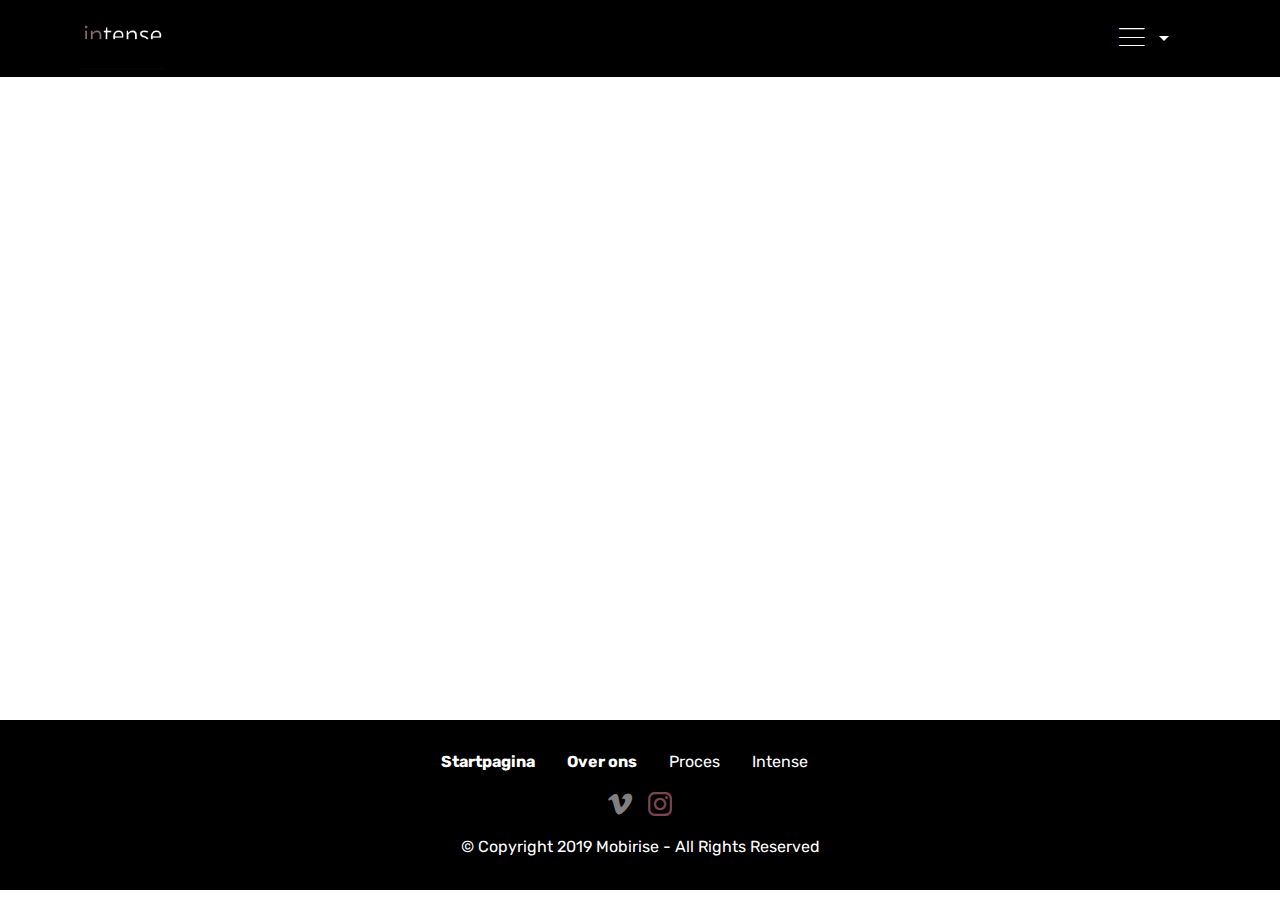
<file: page3.html>
<!DOCTYPE html>
<html  >
<head>
  <!-- Site made with Mobirise Website Builder v4.11.6, https://mobirise.com -->
  <meta charset="UTF-8">
  <meta http-equiv="X-UA-Compatible" content="IE=edge">
  <meta name="generator" content="Mobirise v4.11.6, mobirise.com">
  <meta name="viewport" content="width=device-width, initial-scale=1, minimum-scale=1">
  <link rel="shortcut icon" href="assets/images/m10-logo-intense.2-122x87.png" type="image/x-icon">
  <meta name="description" content="Site Maker Description">
  
  <title>intense</title>
  <link rel="stylesheet" href="assets/web/assets/mobirise-icons/mobirise-icons.css">
  <link rel="stylesheet" href="assets/bootstrap/css/bootstrap.min.css">
  <link rel="stylesheet" href="assets/bootstrap/css/bootstrap-grid.min.css">
  <link rel="stylesheet" href="assets/bootstrap/css/bootstrap-reboot.min.css">
  <link rel="stylesheet" href="assets/tether/tether.min.css">
  <link rel="stylesheet" href="assets/dropdown/css/style.css">
  <link rel="stylesheet" href="assets/socicon/css/styles.css">
  <link rel="stylesheet" href="assets/theme/css/style.css">
  <link rel="preload" as="style" href="assets/mobirise/css/mbr-additional.css"><link rel="stylesheet" href="assets/mobirise/css/mbr-additional.css" type="text/css">
  
  
  
</head>
<body>
  <section class="menu cid-rKu2cDdEFH" once="menu" id="menu1-3r">

    

    <nav class="navbar navbar-expand beta-menu navbar-dropdown align-items-center navbar-fixed-top navbar-toggleable-sm">
        <button class="navbar-toggler navbar-toggler-right" type="button" data-toggle="collapse" data-target="#navbarSupportedContent" aria-controls="navbarSupportedContent" aria-expanded="false" aria-label="Toggle navigation">
            <div class="hamburger">
                <span></span>
                <span></span>
                <span></span>
                <span></span>
            </div>
        </button>
        <div class="menu-logo">
            <div class="navbar-brand">
                <span class="navbar-logo">
                    <a href="index.html">
                         <img src="assets/images/m10-logo-intense.2-122x87.png" alt="Mobirise" title="" style="height: 3.8rem;">
                    </a>
                </span>
                
            </div>
        </div>
        <div class="collapse navbar-collapse" id="navbarSupportedContent">
            <ul class="navbar-nav nav-dropdown nav-right" data-app-modern-menu="true"><li class="nav-item dropdown">
                    <a class="nav-link link text-white dropdown-toggle display-4" href="https://mobirise.co" data-toggle="dropdown-submenu" aria-expanded="true"><span class="mbri-menu mbr-iconfont mbr-iconfont-btn"></span>
                        </a><div class="dropdown-menu"><a class="text-white dropdown-item display-4" href="index.html">Startpagina</a><a class="text-white dropdown-item display-4" href="page2.html">Over ons</a><a class="text-white dropdown-item display-4" href="page1.html">Proces</a><a class="text-white dropdown-item display-4" href="page3.html">Intense</a></div>
                </li>
                <li class="nav-item">
                    <a class="nav-link link text-white display-4" href="https://mobirise.co"></a>
                </li></ul>
            
        </div>
    </nav>
</section>

<section class="engine"><a href="https://mobirise.info/a">online site builder</a></section><section class="cid-rJcx5kBndG" id="video2-k">

    
    
    <figure class="mbr-figure align-center">
        <div class="video-block" style="width: 100%;">
            <div><iframe class="mbr-embedded-video" src="https://www.youtube.com/embed/uNCr7NdOJgw?rel=0&amp;amp;showinfo=0&amp;autoplay=0&amp;loop=0" width="1280" height="720" frameborder="0" allowfullscreen></iframe></div>
        </div>
    </figure>
</section>

<section once="footers" class="cid-rJcr6hrGQt" id="footer7-j">

    

    

    <div class="container">
        <div class="media-container-row align-center mbr-white">
            <div class="row row-links">
                <ul class="foot-menu">
                    
                    
                    
                    
                    
                <li class="foot-menu-item mbr-fonts-style display-7">
                        <a class="text-white mbr-bold" href="index.html" target="_blank">Startpagina</a>
                    </li><li class="foot-menu-item mbr-fonts-style display-7">
                        <a class="text-white mbr-bold" href="page2.html" target="_blank">Over ons</a>
                    </li><li class="foot-menu-item mbr-fonts-style display-7"><a href="page1.html" class="text-white">Proces</a></li><li class="foot-menu-item mbr-fonts-style display-7"><a href="page3.html" class="text-white">Intense</a></li><li class="foot-menu-item mbr-fonts-style display-7"></li></ul>
            </div>
            <div class="row social-row">
                <div class="social-list align-right pb-2">
                    
                    
                    
                    
                    
                    
                <div class="soc-item">
                        <a href="https://twitter.com/mobirise" target="_blank">
                            <span class="mbr-iconfont mbr-iconfont-social socicon-twitter socicon" style="color: rgb(0, 0, 0); fill: rgb(0, 0, 0);"></span>
                        </a>
                    </div><div class="soc-item">
                        <a href="https://www.facebook.com/pages/Mobirise/1616226671953247" target="_blank">
                            <span class="mbr-iconfont mbr-iconfont-social socicon-facebook socicon" style="color: rgb(0, 0, 0); fill: rgb(0, 0, 0);"></span>
                        </a>
                    </div><div class="soc-item">
                        <a href="https://www.youtube.com/c/mobirise" target="_blank">
                            <span class="mbr-iconfont mbr-iconfont-social socicon-vimeo socicon"></span>
                        </a>
                    </div><div class="soc-item">
                        <a href="https://www.instagram.com/in.tense10/" target="_blank">
                            <span class="mbr-iconfont mbr-iconfont-social socicon-instagram socicon" style="color: rgb(240, 139, 164); fill: rgb(240, 139, 164);"></span>
                        </a>
                    </div><div class="soc-item">
                        <a href="https://plus.google.com/u/0/+Mobirise" target="_blank">
                            <span class="mbr-iconfont mbr-iconfont-social socicon-vimeo socicon" style="color: rgb(0, 0, 0); fill: rgb(0, 0, 0);"></span>
                        </a>
                    </div><div class="soc-item">
                        <a href="https://www.behance.net/Mobirise" target="_blank">
                            <span class="mbr-iconfont mbr-iconfont-social socicon-behance socicon" style="color: rgb(0, 0, 0); fill: rgb(0, 0, 0);"></span>
                        </a>
                    </div></div>
            </div>
            <div class="row row-copirayt">
                <p class="mbr-text mb-0 mbr-fonts-style mbr-white align-center display-7">
                    © Copyright 2019 Mobirise - All Rights Reserved
                </p>
            </div>
        </div>
    </div>
</section>


  <script src="assets/web/assets/jquery/jquery.min.js"></script>
  <script src="assets/popper/popper.min.js"></script>
  <script src="assets/bootstrap/js/bootstrap.min.js"></script>
  <script src="assets/tether/tether.min.js"></script>
  <script src="assets/smoothscroll/smooth-scroll.js"></script>
  <script src="assets/dropdown/js/nav-dropdown.js"></script>
  <script src="assets/dropdown/js/navbar-dropdown.js"></script>
  <script src="assets/touchswipe/jquery.touch-swipe.min.js"></script>
  <script src="assets/theme/js/script.js"></script>
  
  
</body>
</html>
</file>
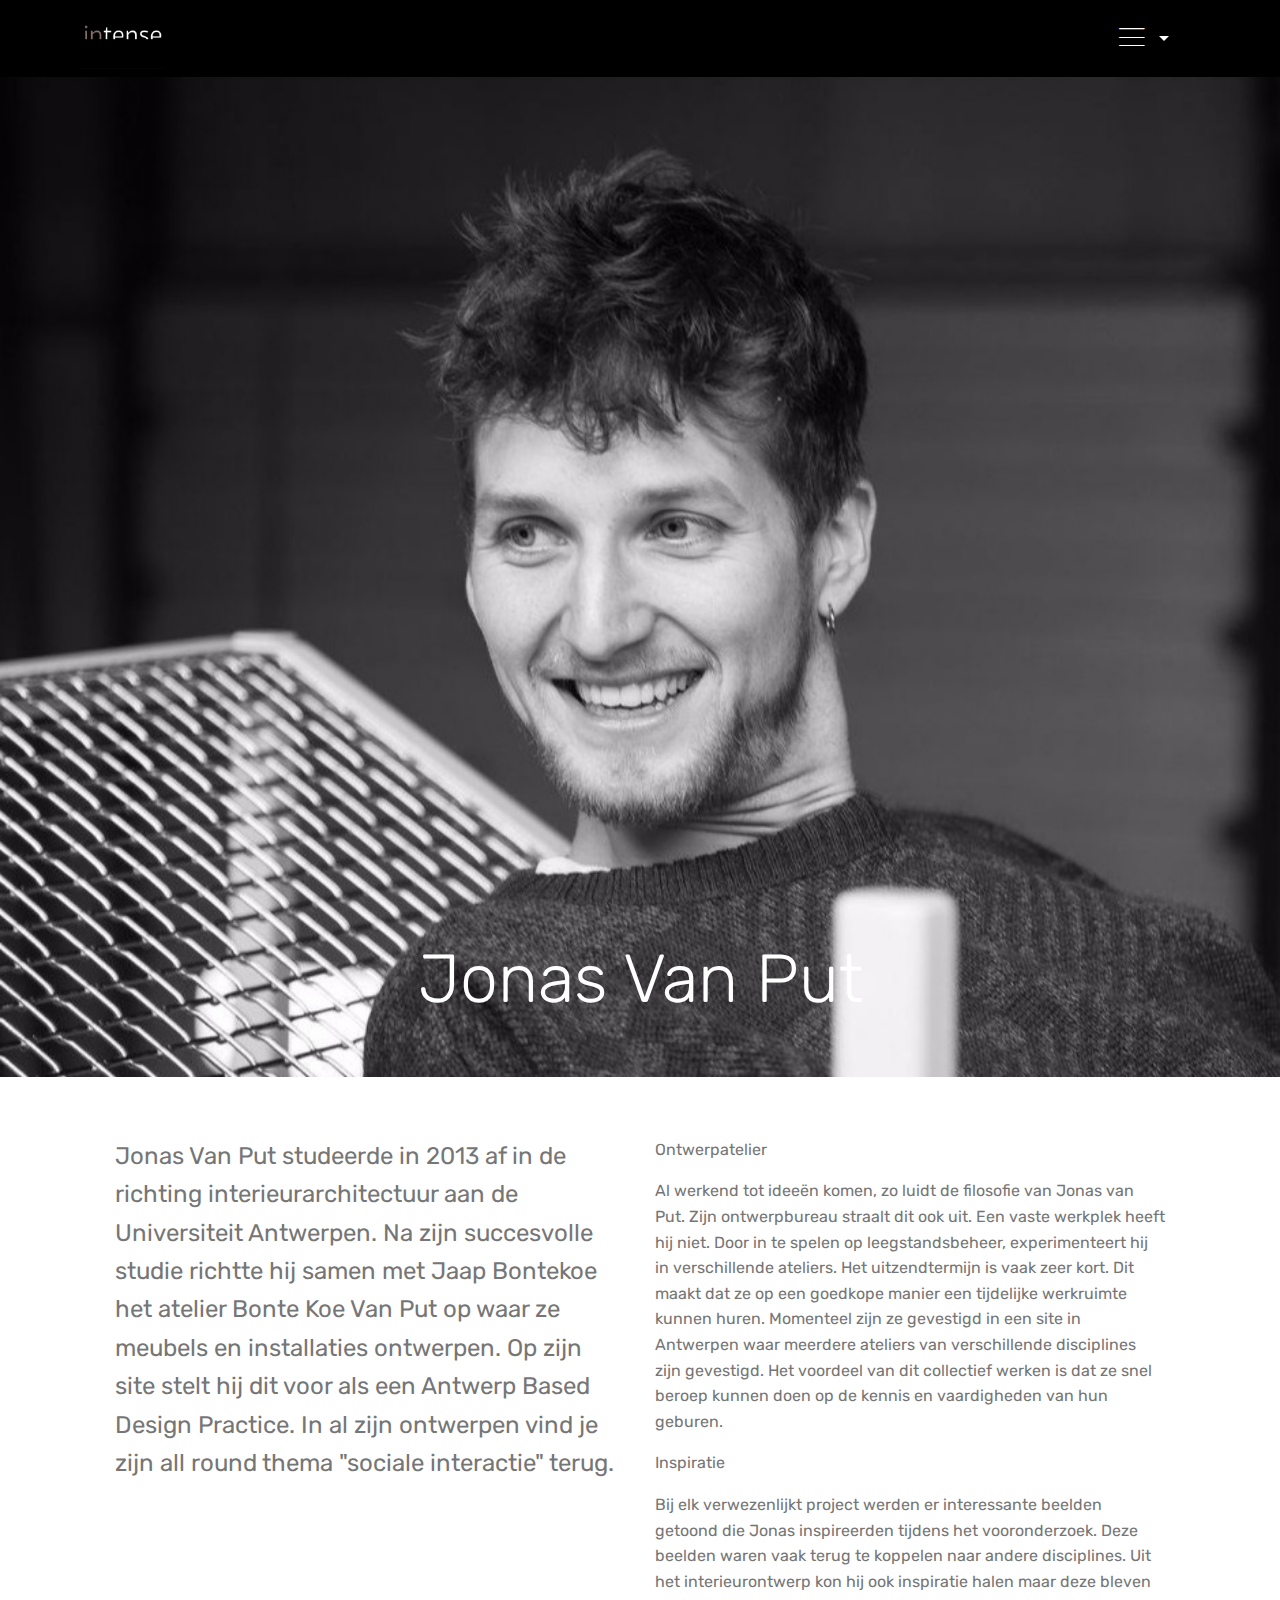
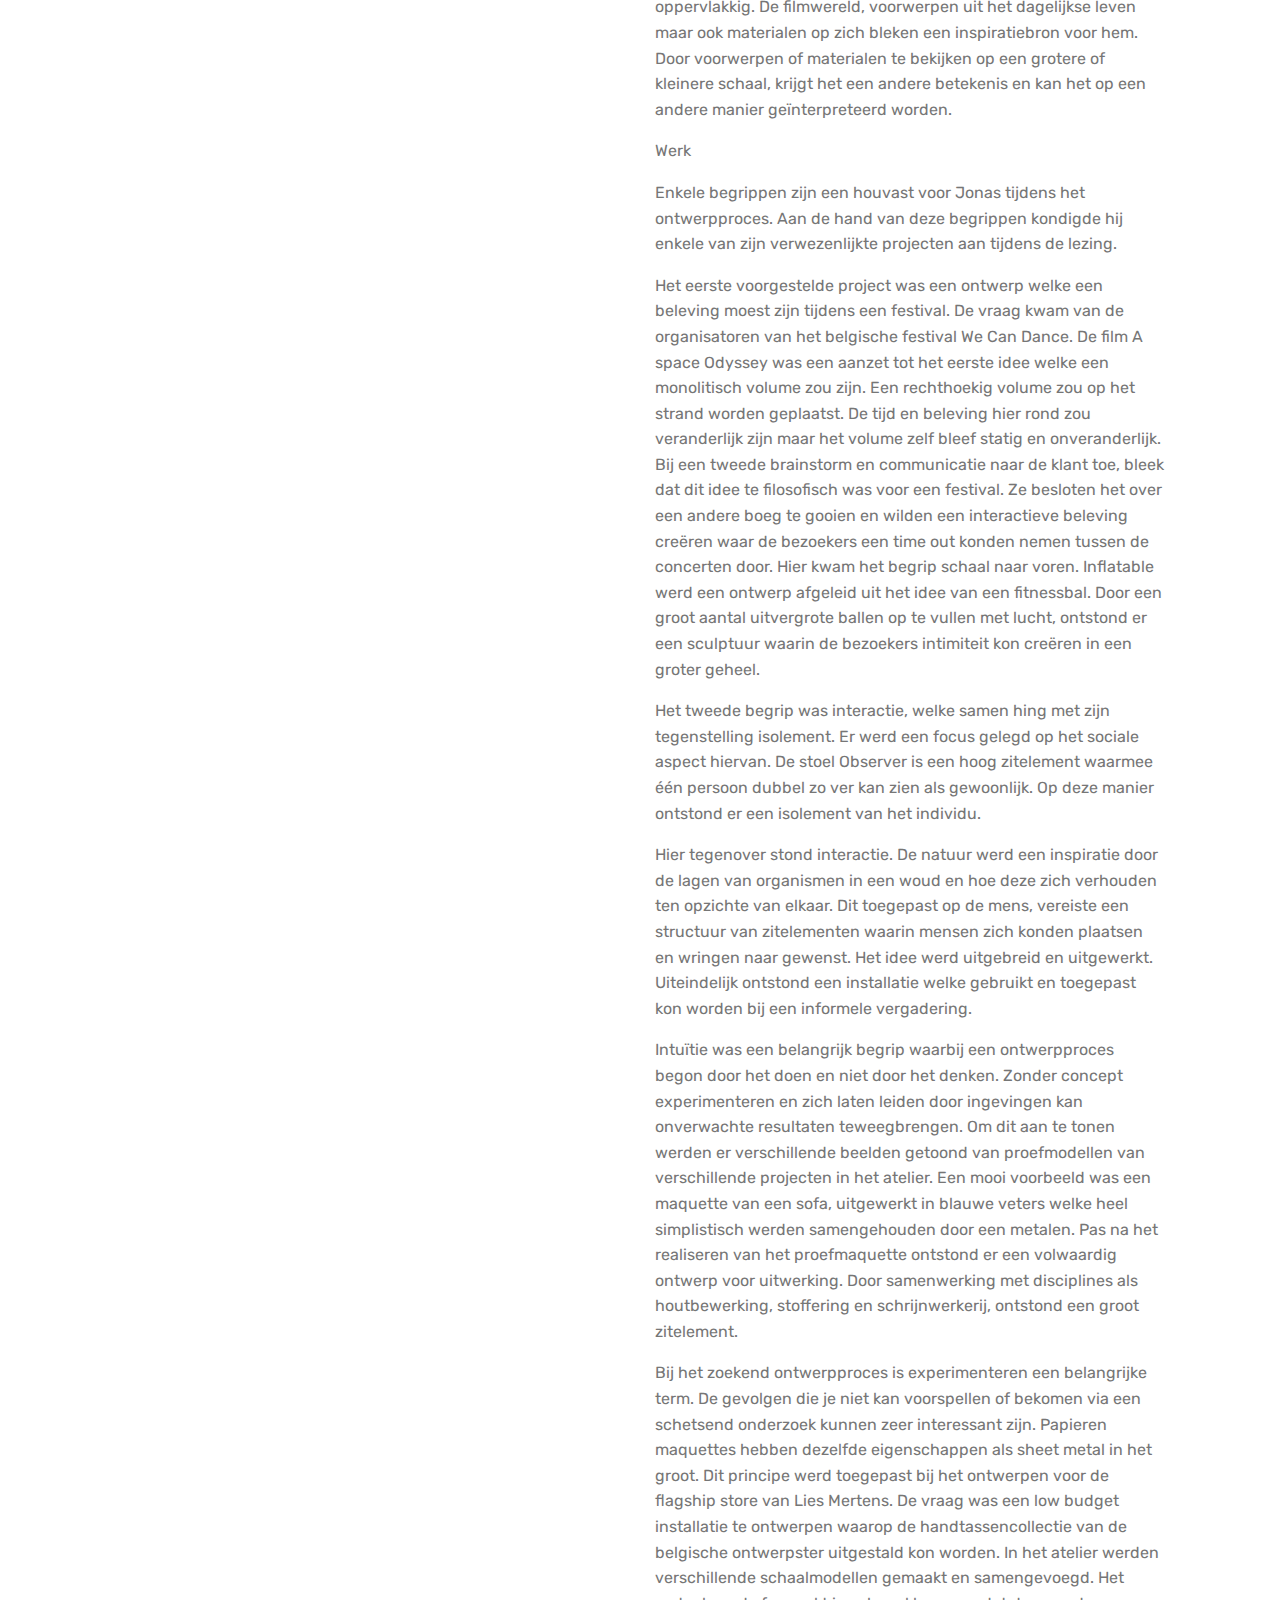
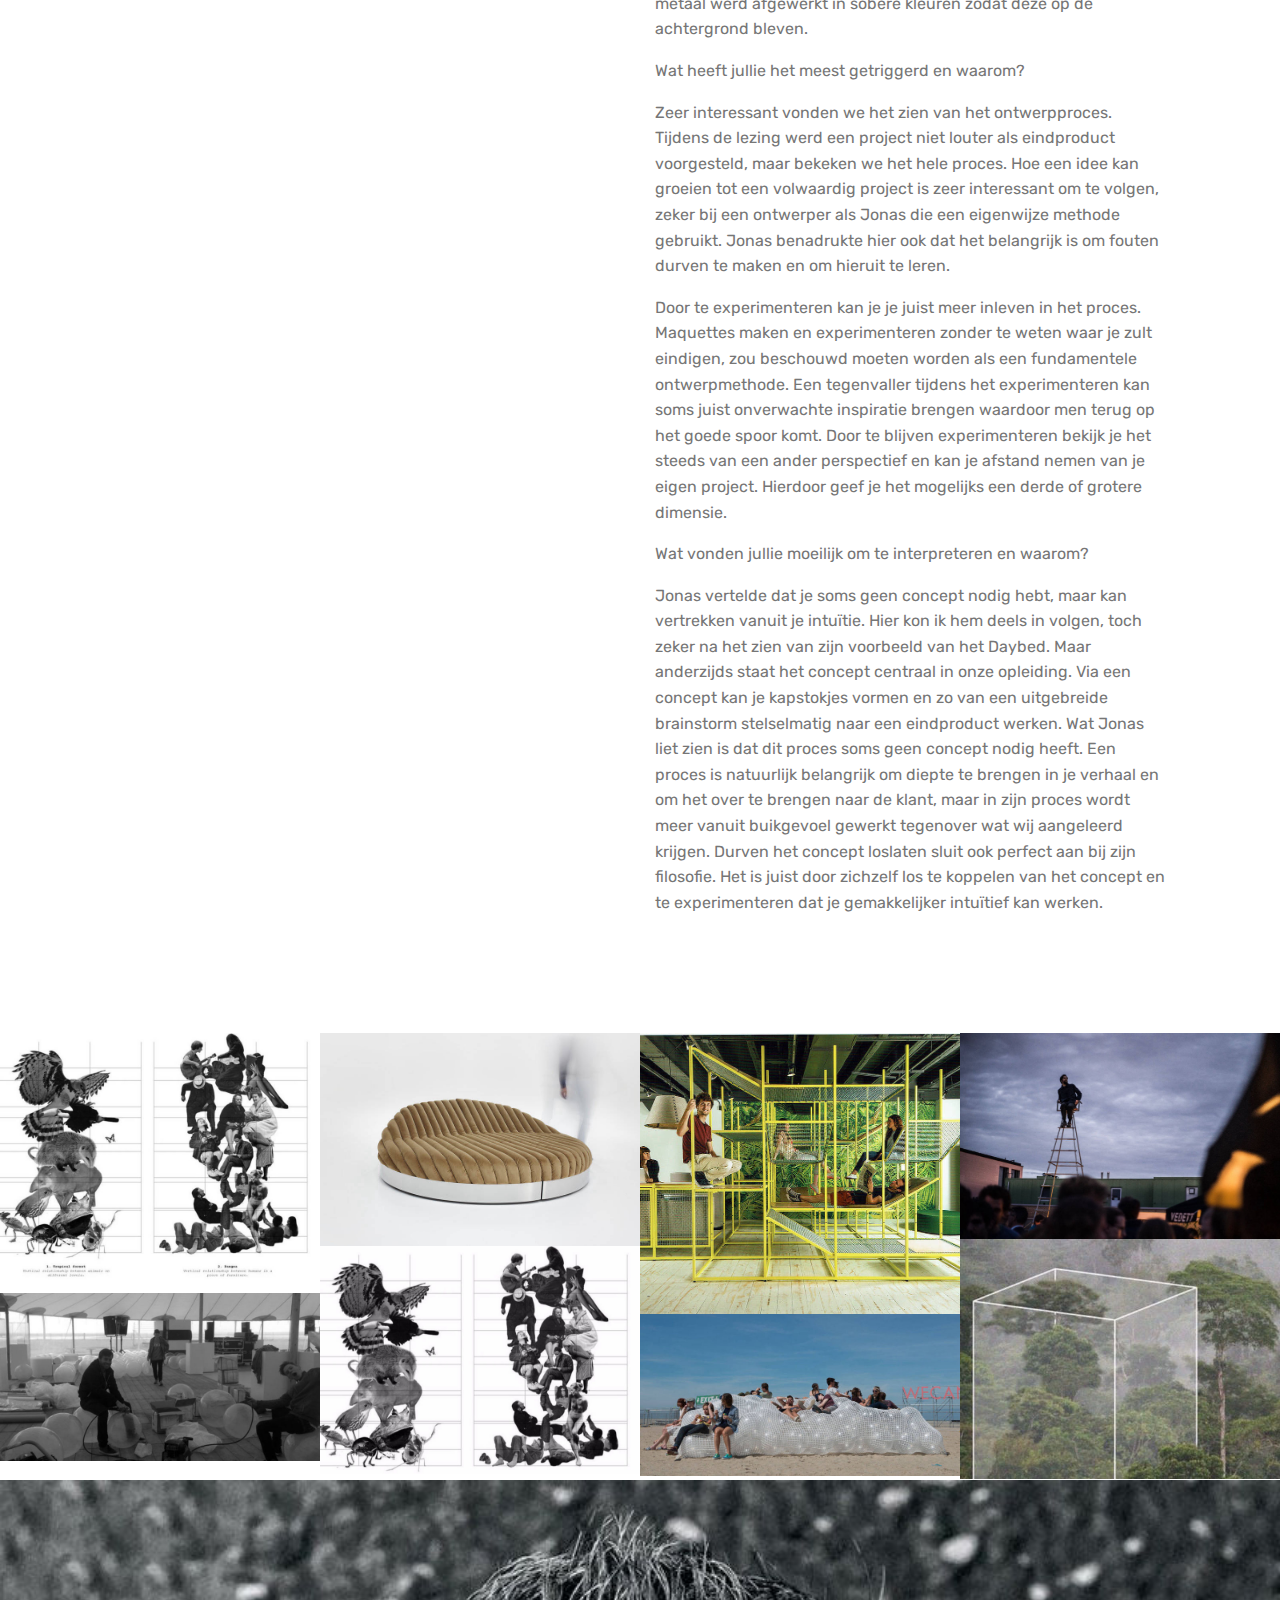
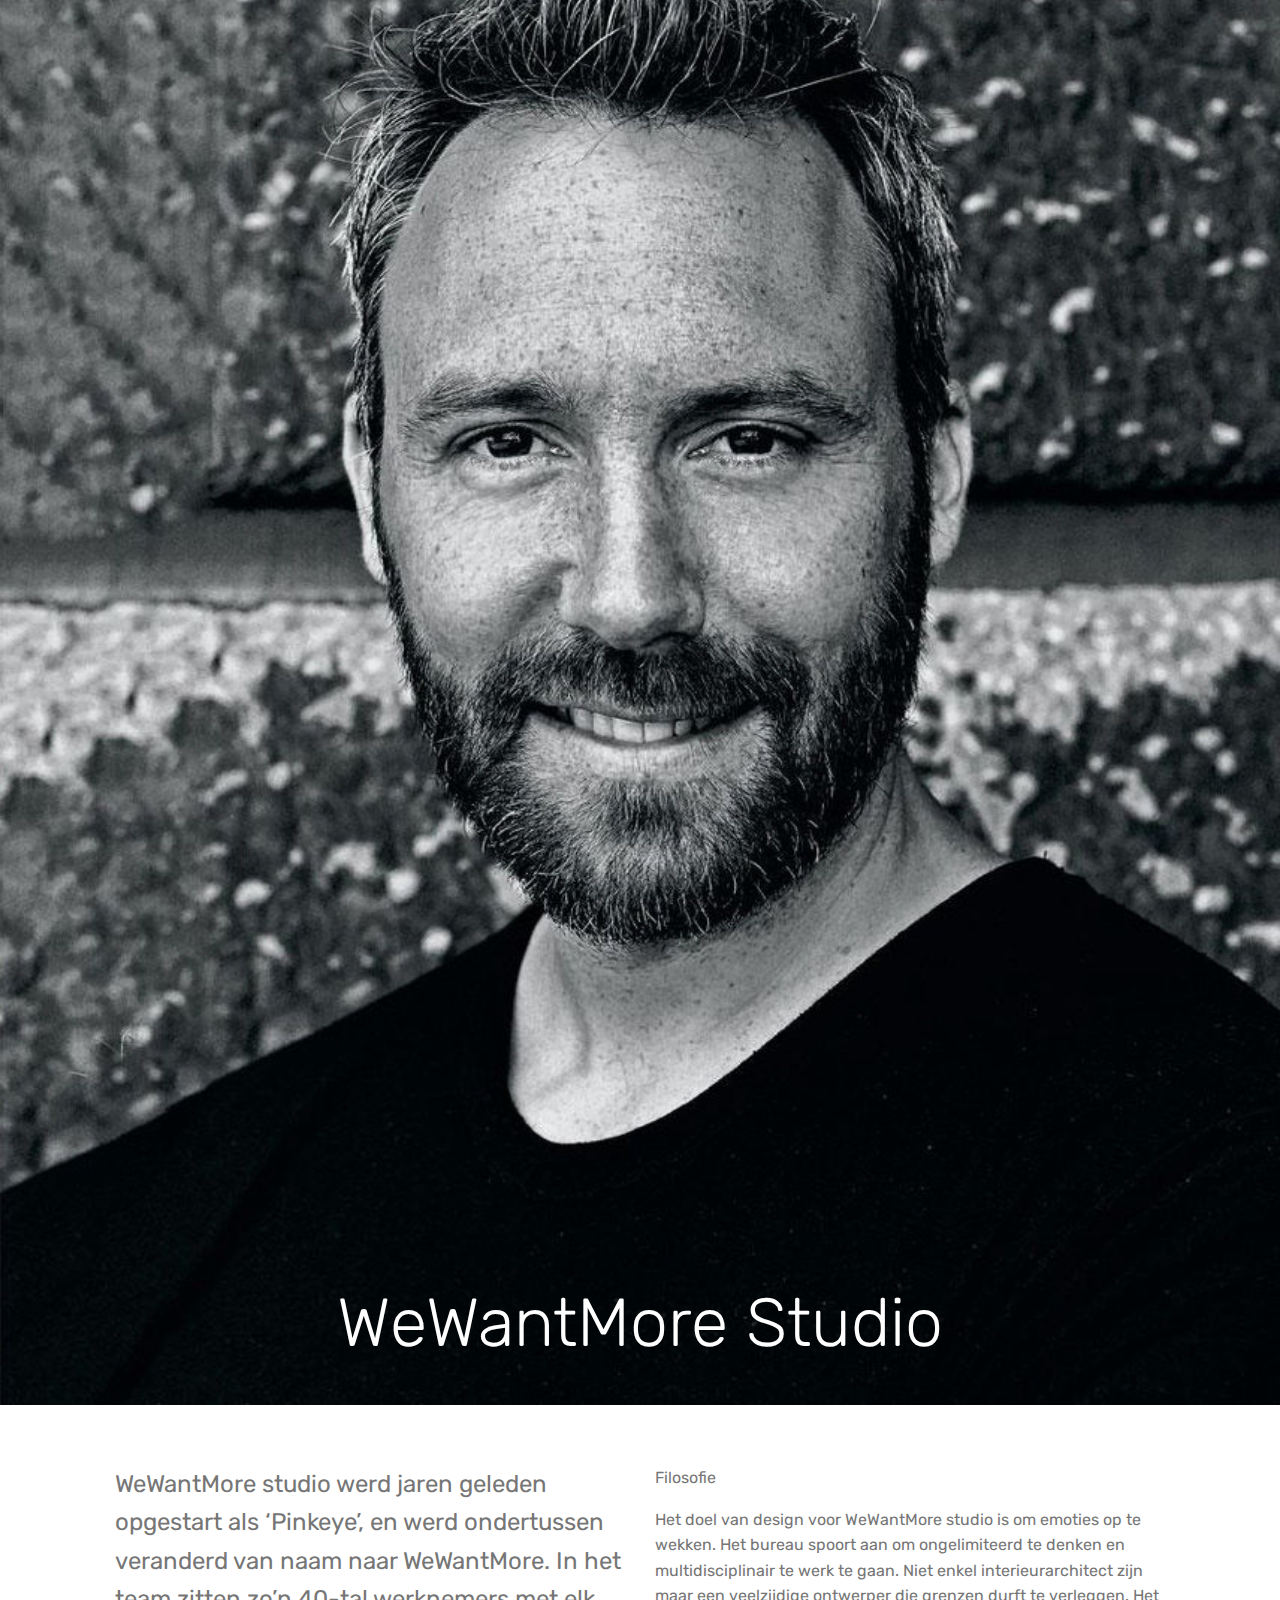
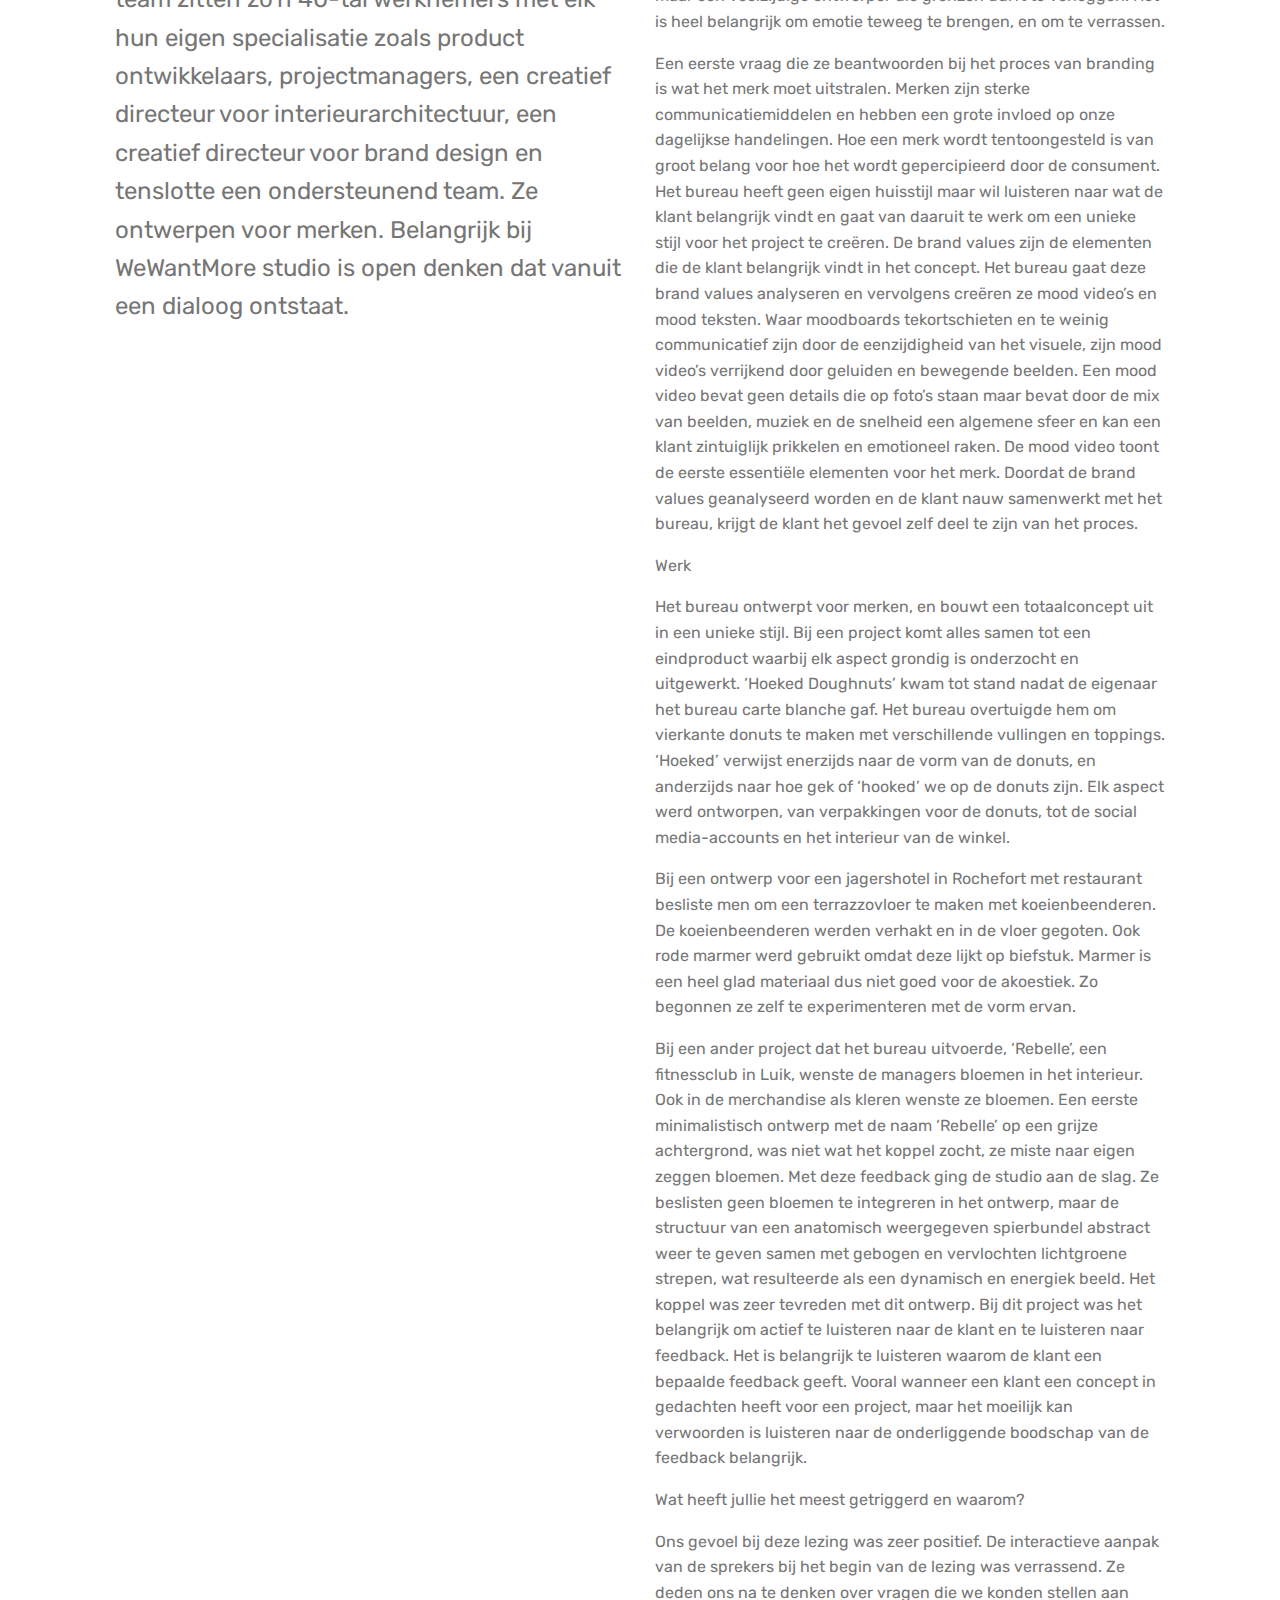
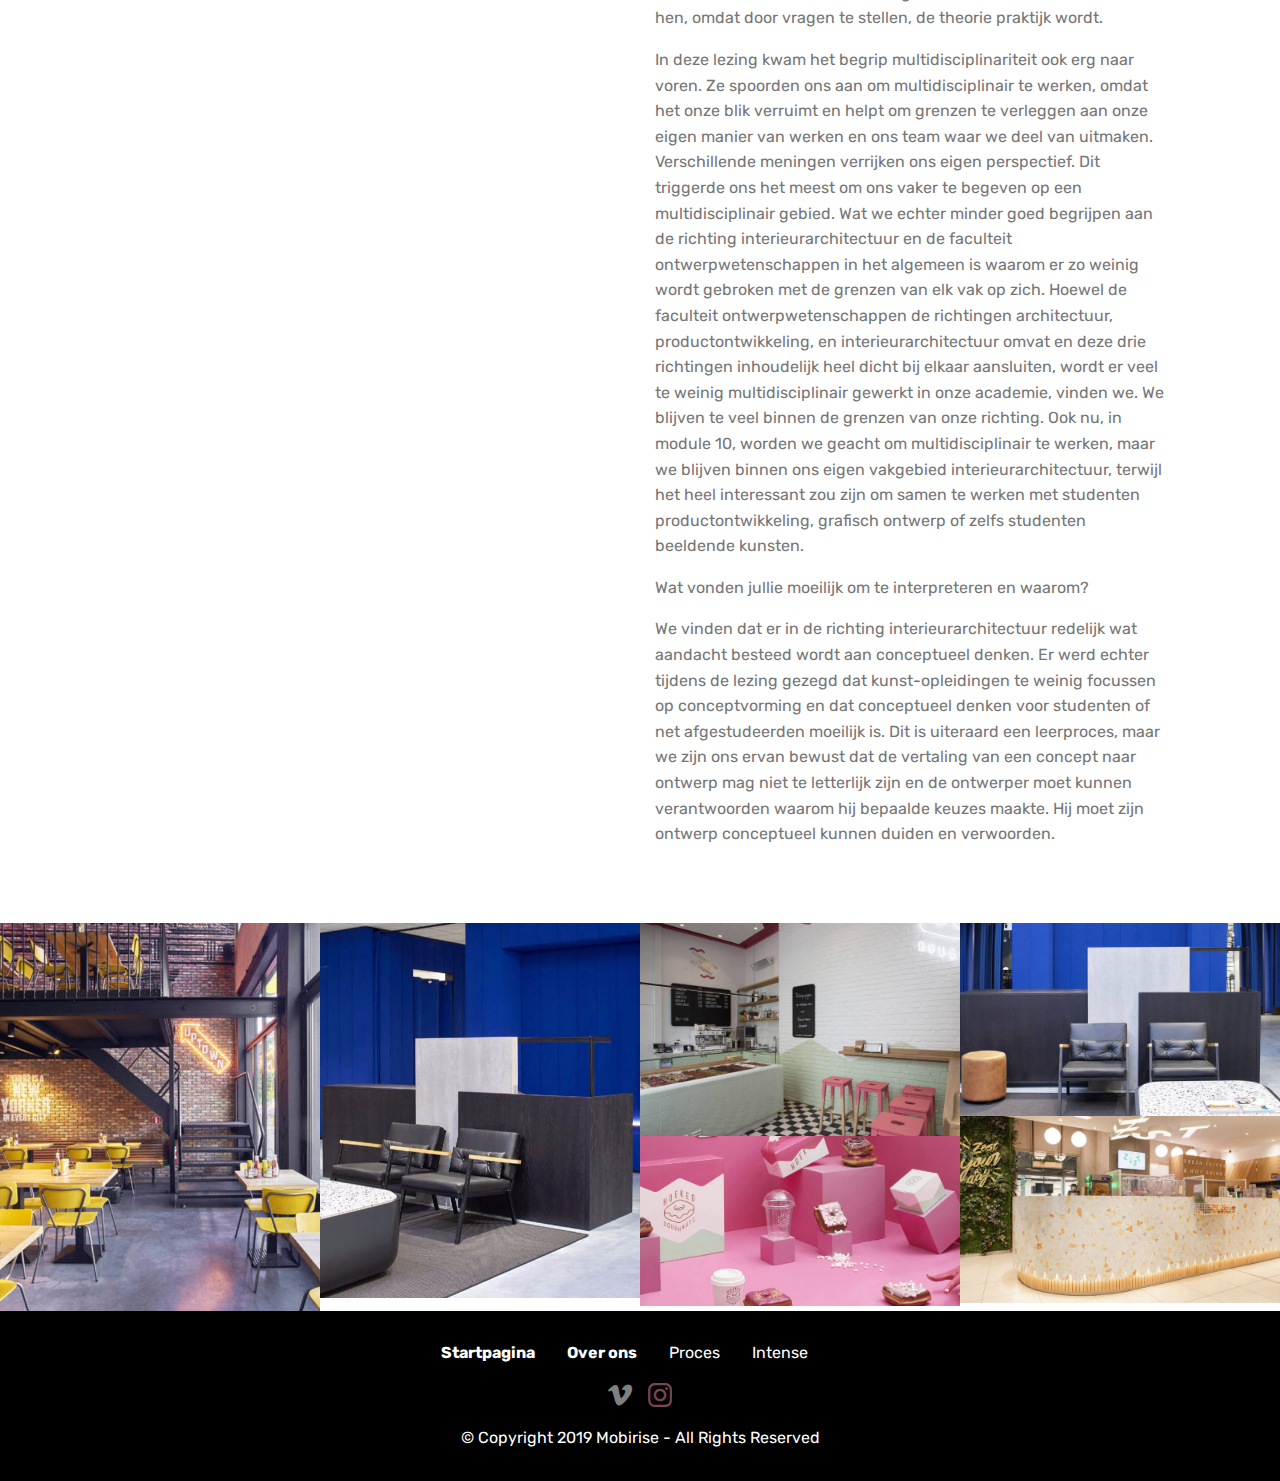
<file: page4.html>
<!DOCTYPE html>
<html  >
<head>
  <!-- Site made with Mobirise Website Builder v4.11.6, https://mobirise.com -->
  <meta charset="UTF-8">
  <meta http-equiv="X-UA-Compatible" content="IE=edge">
  <meta name="generator" content="Mobirise v4.11.6, mobirise.com">
  <meta name="viewport" content="width=device-width, initial-scale=1, minimum-scale=1">
  <link rel="shortcut icon" href="assets/images/m10-logo-intense.2-122x87.png" type="image/x-icon">
  <meta name="description" content="Website Creator Description">
  
  <title>katern a</title>
  <link rel="stylesheet" href="assets/web/assets/mobirise-icons/mobirise-icons.css">
  <link rel="stylesheet" href="assets/bootstrap/css/bootstrap.min.css">
  <link rel="stylesheet" href="assets/bootstrap/css/bootstrap-grid.min.css">
  <link rel="stylesheet" href="assets/bootstrap/css/bootstrap-reboot.min.css">
  <link rel="stylesheet" href="assets/socicon/css/styles.css">
  <link rel="stylesheet" href="assets/tether/tether.min.css">
  <link rel="stylesheet" href="assets/dropdown/css/style.css">
  <link rel="stylesheet" href="assets/theme/css/style.css">
  <link rel="stylesheet" href="assets/gallery/style.css">
  <link rel="preload" as="style" href="assets/mobirise/css/mbr-additional.css"><link rel="stylesheet" href="assets/mobirise/css/mbr-additional.css" type="text/css">
  
  
  
</head>
<body>
  <section class="menu cid-rKu2cDdEFH" once="menu" id="menu1-3r">

    

    <nav class="navbar navbar-expand beta-menu navbar-dropdown align-items-center navbar-fixed-top navbar-toggleable-sm">
        <button class="navbar-toggler navbar-toggler-right" type="button" data-toggle="collapse" data-target="#navbarSupportedContent" aria-controls="navbarSupportedContent" aria-expanded="false" aria-label="Toggle navigation">
            <div class="hamburger">
                <span></span>
                <span></span>
                <span></span>
                <span></span>
            </div>
        </button>
        <div class="menu-logo">
            <div class="navbar-brand">
                <span class="navbar-logo">
                    <a href="index.html">
                         <img src="assets/images/m10-logo-intense.2-122x87.png" alt="Mobirise" title="" style="height: 3.8rem;">
                    </a>
                </span>
                
            </div>
        </div>
        <div class="collapse navbar-collapse" id="navbarSupportedContent">
            <ul class="navbar-nav nav-dropdown nav-right" data-app-modern-menu="true"><li class="nav-item dropdown">
                    <a class="nav-link link text-white dropdown-toggle display-4" href="https://mobirise.co" data-toggle="dropdown-submenu" aria-expanded="true"><span class="mbri-menu mbr-iconfont mbr-iconfont-btn"></span>
                        </a><div class="dropdown-menu"><a class="text-white dropdown-item display-4" href="index.html">Startpagina</a><a class="text-white dropdown-item display-4" href="page2.html">Over ons</a><a class="text-white dropdown-item display-4" href="page1.html">Proces</a><a class="text-white dropdown-item display-4" href="page3.html">Intense</a></div>
                </li>
                <li class="nav-item">
                    <a class="nav-link link text-white display-4" href="https://mobirise.co"></a>
                </li></ul>
            
        </div>
    </nav>
</section>

<section class="engine"><a href="https://mobirise.info/s">bootstrap theme</a></section><section class="cid-rJHkvERuHL" id="image2-o">

    

    <figure class="mbr-figure">
        <div class="image-block" style="width: 100%;">
            <img src="assets/images/jonas-3-1500x1001.jpeg" alt="Mobirise" title="">
            <figcaption class="mbr-figure-caption mbr-figure-caption-over">
                <div class="pb-5 px-3 mbr-white align-center mbr-fonts-style display-1"><p>Jonas Van Put</p></div>
            </figcaption>
        </div>
    </figure>
</section>

<section class="mbr-section article content3 cid-rJHkAtWGhT" id="content3-p">
      
     

    <div class="container">
        <div class="media-container-row">
            <div class="row col-12 col-md-12">
                <div class="col-12 mbr-text mbr-fonts-style col-md-6 display-5">
                     <p>Jonas Van Put studeerde in 2013 af in de richting interieurarchitectuur aan de Universiteit Antwerpen. Na zijn succesvolle studie richtte hij samen met Jaap Bontekoe het atelier Bonte Koe Van Put op waar ze meubels en installaties ontwerpen. Op zijn site stelt hij dit voor als een Antwerp Based Design Practice. In al zijn ontwerpen vind je zijn all round thema "sociale interactie" terug.
</p><p><br></p>
                </div>
                <div class="col-12 mbr-text mbr-fonts-style display-7 col-md-6">
                     <p>Ontwerpatelier
</p><p>Al werkend tot ideeën komen, zo luidt de filosofie van Jonas van Put. Zijn ontwerpbureau straalt dit ook uit. Een vaste werkplek heeft hij niet. Door in te spelen op leegstandsbeheer, experimenteert hij in verschillende ateliers. Het uitzendtermijn is vaak zeer kort. Dit maakt dat ze op een goedkope manier een tijdelijke werkruimte kunnen huren. Momenteel zijn ze gevestigd in een site in Antwerpen waar meerdere ateliers van verschillende disciplines zijn gevestigd. Het voordeel van dit collectief werken is dat ze snel beroep kunnen doen op de kennis en vaardigheden van hun geburen. 
</p><p>
</p><p>Inspiratie
</p><p>Bij elk verwezenlijkt project werden er interessante beelden getoond die Jonas inspireerden tijdens het vooronderzoek. Deze beelden waren vaak terug te koppelen naar andere disciplines. Uit het interieurontwerp kon hij ook inspiratie halen maar deze bleven oppervlakkig. De filmwereld, voorwerpen uit het dagelijkse leven maar ook materialen op zich bleken een inspiratiebron voor hem. Door voorwerpen of materialen te bekijken op een grotere of kleinere schaal, krijgt het een andere betekenis en kan het op een andere manier geïnterpreteerd worden. 
</p><p>Werk
</p><p>Enkele begrippen zijn een houvast voor Jonas tijdens het ontwerpproces. Aan de hand van deze begrippen kondigde hij enkele van zijn verwezenlijkte projecten aan tijdens de lezing. 
</p><p>Het eerste voorgestelde project was een ontwerp welke een beleving moest zijn tijdens een festival. De vraag kwam van de organisatoren van het belgische festival We Can Dance. De film A space Odyssey was een aanzet tot het eerste idee welke een monolitisch volume zou zijn. Een rechthoekig volume zou op het strand worden geplaatst. De tijd en beleving hier rond zou veranderlijk zijn maar het volume zelf bleef statig en onveranderlijk. Bij een tweede brainstorm en communicatie naar de klant toe, bleek dat dit idee te filosofisch was voor een festival. Ze besloten het over een andere boeg te gooien en wilden een interactieve beleving creëren waar de bezoekers een time out konden nemen tussen de concerten door. Hier kwam het begrip schaal naar voren. Inflatable werd een ontwerp afgeleid uit het idee van een fitnessbal. Door een groot aantal uitvergrote ballen op te vullen met lucht, ontstond er een sculptuur waarin de bezoekers intimiteit kon creëren in een groter geheel.
</p><p>Het tweede begrip was interactie, welke samen hing met zijn tegenstelling isolement. Er werd een focus gelegd op het sociale aspect hiervan. De stoel Observer is een hoog zitelement waarmee één persoon dubbel zo ver kan zien als gewoonlijk. Op deze manier ontstond er een isolement van het individu.
</p><p>Hier tegenover stond interactie. De natuur werd een inspiratie door de lagen van organismen in een woud en hoe deze zich verhouden ten opzichte van elkaar. Dit toegepast op de mens, vereiste een structuur van zitelementen waarin mensen zich konden plaatsen en wringen naar gewenst. Het idee werd uitgebreid en uitgewerkt. Uiteindelijk ontstond een installatie welke gebruikt en toegepast kon worden bij een informele vergadering.
</p><p>Intuïtie was een belangrijk begrip waarbij een ontwerpproces begon door het doen en niet door het denken. Zonder concept experimenteren en zich laten leiden door ingevingen kan onverwachte resultaten teweegbrengen. Om dit aan te tonen werden er verschillende beelden getoond van proefmodellen van verschillende projecten in het atelier. Een mooi voorbeeld was een maquette van een sofa, uitgewerkt in blauwe veters welke heel simplistisch werden samengehouden door een metalen. Pas na het realiseren van het proefmaquette ontstond er een volwaardig ontwerp voor uitwerking. Door samenwerking met disciplines als houtbewerking, stoffering en schrijnwerkerij, ontstond een groot zitelement.
</p><p>Bij het zoekend ontwerpproces is experimenteren een belangrijke term. De gevolgen die je niet kan voorspellen of bekomen via een schetsend onderzoek kunnen zeer interessant zijn. Papieren maquettes hebben dezelfde eigenschappen als sheet metal in het groot. Dit principe werd toegepast bij het ontwerpen voor de flagship store van Lies Mertens. De vraag was een low budget installatie te ontwerpen waarop de handtassencollectie van de belgische ontwerpster uitgestald kon worden. In het atelier werden verschillende schaalmodellen gemaakt en samengevoegd. Het metaal werd afgewerkt in sobere kleuren zodat deze op de achtergrond bleven.
</p><p>Wat heeft jullie het meest getriggerd en waarom?
</p><p>Zeer interessant vonden we het zien van het ontwerpproces. Tijdens de lezing werd een project niet louter als eindproduct voorgesteld, maar bekeken we het hele proces. Hoe een idee kan groeien tot een volwaardig project is zeer interessant om te volgen, zeker bij een ontwerper als Jonas die een eigenwijze methode gebruikt. Jonas benadrukte hier ook dat het belangrijk is om fouten durven te maken en om hieruit te leren.
</p><p>Door te experimenteren kan je je juist meer inleven in het proces. Maquettes maken en experimenteren zonder te weten waar je zult eindigen, zou beschouwd moeten worden als een fundamentele ontwerpmethode. Een tegenvaller tijdens het experimenteren kan soms  juist onverwachte inspiratie brengen waardoor men terug op het goede spoor komt. Door te blijven experimenteren bekijk je het steeds van een ander perspectief en kan je afstand nemen van je eigen project. Hierdoor geef je het mogelijks een derde of grotere dimensie.
</p><p>
</p><p>Wat vonden jullie moeilijk om te interpreteren en waarom?
</p><p>Jonas vertelde dat je soms geen concept nodig hebt, maar kan vertrekken vanuit je intuïtie. Hier kon ik hem deels in volgen, toch zeker na het zien van zijn voorbeeld van het Daybed. Maar anderzijds staat het concept centraal in onze opleiding. Via een concept kan je kapstokjes vormen en zo van een uitgebreide brainstorm stelselmatig naar een eindproduct werken. Wat Jonas liet zien is dat dit proces soms geen concept nodig heeft. Een proces is natuurlijk belangrijk om diepte te brengen in je verhaal en om het over te brengen naar de klant, maar in zijn proces wordt meer vanuit buikgevoel gewerkt tegenover wat wij aangeleerd krijgen. Durven het concept loslaten sluit ook perfect aan bij zijn filosofie. Het is juist door zichzelf los te koppelen van het concept en te experimenteren dat je gemakkelijker intuïtief kan werken.
</p><p><br></p>
                </div>
                
            </div>
        </div>
    </div>
</section>

<section class="mbr-gallery mbr-slider-carousel cid-rJHkHemP8l" id="gallery3-q">

    

    <div>
        <div><!-- Filter --><!-- Gallery --><div class="mbr-gallery-row"><div class="mbr-gallery-layout-default"><div><div><div class="mbr-gallery-item mbr-gallery-item--p0" data-video-url="false" data-tags="Geweldige"><div href="#lb-gallery3-q" data-slide-to="0" data-toggle="modal"><img src="assets/images/3-892x725-800x650.jpg" alt="" title=""><span class="icon-focus"></span></div></div><div class="mbr-gallery-item mbr-gallery-item--p0" data-video-url="false" data-tags="Sympathieke"><div href="#lb-gallery3-q" data-slide-to="1" data-toggle="modal"><img src="assets/images/daybed-750x500-750x500.jpg" alt="" title=""><span class="icon-focus"></span></div></div><div class="mbr-gallery-item mbr-gallery-item--p0" data-video-url="false" data-tags="Creatieve"><div href="#lb-gallery3-q" data-slide-to="2" data-toggle="modal"><img src="assets/images/m10-aon-afdrukken1-730x643-730x643.jpg" alt="" title=""><span class="icon-focus"></span></div></div><div class="mbr-gallery-item mbr-gallery-item--p0" data-video-url="false" data-tags="Bewegende"><div href="#lb-gallery3-q" data-slide-to="3" data-toggle="modal"><img src="assets/images/7-observer-nationaal-minh-sonnguyen-1500x969-800x517.jpg" alt="" title=""><span class="icon-focus"></span></div></div><div class="mbr-gallery-item mbr-gallery-item--p0" data-video-url="false" data-tags="Geweldige"><div href="#lb-gallery3-q" data-slide-to="4" data-toggle="modal"><img src="assets/images/2-2-644x633-456x342.jpeg" alt="" title=""><span class="icon-focus"></span></div></div><div class="mbr-gallery-item mbr-gallery-item--p0" data-video-url="false" data-tags="Geweldige"><div href="#lb-gallery3-q" data-slide-to="5" data-toggle="modal"><img src="assets/images/3-892x725-800x570.jpeg" alt="" title=""><span class="icon-focus"></span></div></div><div class="mbr-gallery-item mbr-gallery-item--p0" data-video-url="false" data-tags="Sympathieke"><div href="#lb-gallery3-q" data-slide-to="6" data-toggle="modal"><img src="assets/images/8-836x439-800x420.jpg" alt="" title=""><span class="icon-focus"></span></div></div><div class="mbr-gallery-item mbr-gallery-item--p0" data-video-url="false" data-tags="Bewegende"><div href="#lb-gallery3-q" data-slide-to="7" data-toggle="modal"><img src="assets/images/7-994x503-800x405.jpg" alt="" title=""><span class="icon-focus"></span></div></div></div></div><div class="clearfix"></div></div></div><!-- Lightbox --><div data-app-prevent-settings="" class="mbr-slider modal fade carousel slide" tabindex="-1" data-keyboard="true" data-interval="false" id="lb-gallery3-q"><div class="modal-dialog"><div class="modal-content"><div class="modal-body"><div class="carousel-inner"><div class="carousel-item active"><img src="assets/images/3-892x725.jpg" alt="" title=""></div><div class="carousel-item"><img src="assets/images/daybed-750x500.jpg" alt="" title=""></div><div class="carousel-item"><img src="assets/images/m10-aon-afdrukken1-730x643.jpg" alt="" title=""></div><div class="carousel-item"><img src="assets/images/7-observer-nationaal-minh-sonnguyen-1500x969.jpg" alt="" title=""></div><div class="carousel-item"><img src="assets/images/2-2-644x633.jpeg" alt="" title=""></div><div class="carousel-item"><img src="assets/images/3-892x725.jpeg" alt="" title=""></div><div class="carousel-item"><img src="assets/images/8-836x439.jpg" alt="" title=""></div><div class="carousel-item"><img src="assets/images/7-994x503.jpg" alt="" title=""></div></div><a class="carousel-control carousel-control-prev" role="button" data-slide="prev" href="#lb-gallery3-q"><span class="mbri-left mbr-iconfont" aria-hidden="true"></span><span class="sr-only">Previous</span></a><a class="carousel-control carousel-control-next" role="button" data-slide="next" href="#lb-gallery3-q"><span class="mbri-right mbr-iconfont" aria-hidden="true"></span><span class="sr-only">Next</span></a><a class="close" href="#" role="button" data-dismiss="modal"><span class="sr-only">Close</span></a></div></div></div></div></div>
    </div>

</section>

<section class="cid-rJMqFySyeg" id="image2-1w">

    

    <figure class="mbr-figure">
        <div class="image-block" style="width: 100%;">
            <img src="assets/images/m10-aon-afdrukken-856x1020.jpg" alt="Mobirise" title="">
            <figcaption class="mbr-figure-caption mbr-figure-caption-over">
                <div class="pb-5 px-3 mbr-white align-center mbr-fonts-style display-1">WeWantMore Studio</div>
            </figcaption>
        </div>
    </figure>
</section>

<section class="mbr-section article content3 cid-rJMqLdSseh" id="content3-1x">
      
     

    <div class="container">
        <div class="media-container-row">
            <div class="row col-12 col-md-12">
                <div class="col-12 mbr-text mbr-fonts-style col-md-6 display-5">
                     <p>WeWantMore studio werd jaren geleden opgestart als ‘Pinkeye’, en werd ondertussen veranderd van naam naar WeWantMore. In het team zitten zo’n 40-tal werknemers met elk hun eigen specialisatie zoals product ontwikkelaars, projectmanagers, een creatief directeur voor interieurarchitectuur, een creatief directeur voor brand design en tenslotte een ondersteunend team. Ze ontwerpen voor merken. Belangrijk bij WeWantMore studio is open denken dat vanuit een dialoog ontstaat.</p>
                </div>
                <div class="col-12 mbr-text mbr-fonts-style display-7 col-md-6">
                     <p>Filosofie
</p><p>Het doel van design voor WeWantMore studio is om emoties op te wekken. Het bureau spoort aan om ongelimiteerd te denken en multidisciplinair te werk te gaan. Niet enkel interieurarchitect zijn maar een veelzijdige ontwerper die grenzen durft te verleggen. Het is heel belangrijk om emotie teweeg te brengen, en om te verrassen.
</p><p>Een eerste vraag die ze beantwoorden bij het proces van branding is wat het merk moet uitstralen. Merken zijn sterke communicatiemiddelen en hebben een grote invloed op onze dagelijkse handelingen. Hoe een merk wordt tentoongesteld is van groot belang voor hoe het wordt gepercipieerd door de consument. Het bureau heeft geen eigen huisstijl maar wil luisteren naar wat de klant belangrijk vindt en gaat van daaruit te werk om een unieke stijl voor het project te creëren. De brand values zijn de elementen die de klant belangrijk vindt in het concept. Het bureau gaat deze brand values analyseren en vervolgens creëren ze mood video’s en mood teksten. Waar moodboards tekortschieten en te weinig communicatief zijn door de eenzijdigheid van het visuele, zijn mood video’s verrijkend door geluiden en bewegende beelden. Een mood video bevat geen details die op foto’s staan maar bevat door de mix van beelden, muziek en de snelheid een algemene sfeer en kan een klant zintuiglijk prikkelen en emotioneel raken. De mood video toont de eerste essentiële elementen voor het merk. Doordat de brand values geanalyseerd worden en de klant nauw samenwerkt met het bureau, krijgt de klant het gevoel zelf deel te zijn van het proces.
</p><p>Werk
</p><p>Het bureau ontwerpt voor merken, en bouwt een totaalconcept uit in een unieke stijl. Bij een project komt alles samen tot een eindproduct waarbij elk aspect grondig is onderzocht en uitgewerkt. ‘Hoeked Doughnuts’ kwam tot stand nadat de eigenaar het bureau carte blanche gaf. Het bureau overtuigde hem om vierkante donuts te maken met verschillende vullingen en toppings. ‘Hoeked’ verwijst enerzijds naar de vorm van de donuts, en anderzijds naar hoe gek of ‘hooked’ we op de donuts zijn. Elk aspect werd ontworpen, van verpakkingen voor de donuts, tot de social media-accounts en het interieur van de winkel.
</p><p>Bij een ontwerp voor een jagershotel in Rochefort met restaurant besliste men om een terrazzovloer te maken met koeienbeenderen. De koeienbeenderen werden verhakt en in de vloer gegoten. Ook rode marmer werd gebruikt omdat deze lijkt op biefstuk. Marmer is een heel glad materiaal dus niet goed voor de akoestiek. Zo begonnen ze zelf te experimenteren met de vorm ervan.
</p><p>Bij een ander project dat het bureau uitvoerde, ‘Rebelle’, een fitnessclub in Luik, wenste de managers bloemen in het interieur. Ook in de merchandise als kleren wenste ze bloemen. Een eerste minimalistisch ontwerp met de naam ‘Rebelle’ op een grijze achtergrond, was niet wat het koppel zocht, ze miste naar eigen zeggen bloemen. Met deze feedback ging de studio aan de slag. Ze beslisten geen bloemen te integreren in het ontwerp, maar de structuur van een anatomisch weergegeven spierbundel abstract weer te geven samen met gebogen en vervlochten lichtgroene strepen, wat resulteerde als een dynamisch en energiek beeld. Het koppel was zeer tevreden met dit ontwerp. Bij dit project was het belangrijk om actief te luisteren naar de klant en te luisteren naar feedback. Het is belangrijk te luisteren waarom de klant een bepaalde feedback geeft. Vooral wanneer een klant een concept in gedachten heeft voor een project, maar het moeilijk kan verwoorden is luisteren naar de onderliggende boodschap van de feedback belangrijk.
</p><p>Wat heeft jullie het meest getriggerd en waarom?
</p><p>Ons gevoel bij deze lezing was zeer positief. De interactieve aanpak van de sprekers bij het begin van de lezing was verrassend. Ze deden ons na te denken over vragen die we konden stellen aan hen, omdat door vragen te stellen, de theorie praktijk wordt.</p><p>In deze lezing kwam het begrip multidisciplinariteit ook erg naar voren. Ze spoorden ons aan om multidisciplinair te werken, omdat het onze blik verruimt en helpt om grenzen te verleggen aan onze eigen manier van werken en ons team waar we deel van uitmaken. Verschillende meningen verrijken ons eigen perspectief. Dit triggerde ons het meest om ons vaker te begeven op een multidisciplinair gebied. Wat we echter minder goed begrijpen aan de richting interieurarchitectuur en de faculteit ontwerpwetenschappen in het algemeen is waarom er zo weinig wordt gebroken met de grenzen van elk vak op zich. Hoewel de faculteit ontwerpwetenschappen de richtingen architectuur, productontwikkeling, en interieurarchitectuur omvat en deze drie richtingen inhoudelijk heel dicht bij elkaar aansluiten, wordt er veel te weinig multidisciplinair gewerkt in onze academie, vinden we. We blijven te veel binnen de grenzen van onze richting. Ook nu, in module 10, worden we geacht om multidisciplinair te werken, maar we blijven binnen ons eigen vakgebied interieurarchitectuur, terwijl het heel interessant zou zijn om samen te werken met studenten productontwikkeling, grafisch ontwerp of zelfs studenten beeldende kunsten.
</p><p>Wat vonden jullie moeilijk om te interpreteren en waarom?
</p><p>We vinden dat er in de richting interieurarchitectuur redelijk wat aandacht besteed wordt aan conceptueel denken. Er werd echter tijdens de lezing gezegd dat kunst-opleidingen te weinig focussen op conceptvorming en dat conceptueel denken voor studenten of net afgestudeerden moeilijk is. Dit is uiteraard een leerproces, maar we zijn ons ervan bewust dat de vertaling van een concept naar ontwerp mag niet te letterlijk zijn en de ontwerper moet kunnen verantwoorden waarom hij bepaalde keuzes maakte. Hij moet zijn ontwerp conceptueel kunnen duiden en verwoorden.</p>
                </div>
                
            </div>
        </div>
    </div>
</section>

<section class="mbr-gallery mbr-slider-carousel cid-rJMqO7KSRy" id="gallery3-1y">

    

    <div>
        <div><!-- Filter --><!-- Gallery --><div class="mbr-gallery-row"><div class="mbr-gallery-layout-default"><div><div><div class="mbr-gallery-item mbr-gallery-item--p0" data-video-url="false" data-tags="Bewegende"><div href="#lb-gallery3-1y" data-slide-to="0" data-toggle="modal"><img src="assets/images/3-545x817-531x644.jpeg" alt="" title=""><span class="icon-focus"></span></div></div><div class="mbr-gallery-item mbr-gallery-item--p0" data-video-url="false" data-tags="Geweldige"><div href="#lb-gallery3-1y" data-slide-to="1" data-toggle="modal"><img src="assets/images/5-1-552x830-552x647.jpeg" alt="" title=""><span class="icon-focus"></span></div></div><div class="mbr-gallery-item mbr-gallery-item--p0" data-video-url="false" data-tags="Geweldige"><div href="#lb-gallery3-1y" data-slide-to="2" data-toggle="modal"><img src="assets/images/2-816x544-800x533.jpg" alt="" title=""><span class="icon-focus"></span></div></div><div class="mbr-gallery-item mbr-gallery-item--p0" data-video-url="false" data-tags="Bewegende"><div href="#lb-gallery3-1y" data-slide-to="3" data-toggle="modal"><img src="assets/images/6-958x580-800x484.jpg" alt="" title=""><span class="icon-focus"></span></div></div><div class="mbr-gallery-item mbr-gallery-item--p0" data-video-url="false" data-tags="Geweldige"><div href="#lb-gallery3-1y" data-slide-to="4" data-toggle="modal"><img src="assets/images/7-1014x593-800x468.jpg" alt="" title=""><span class="icon-focus"></span></div></div><div class="mbr-gallery-item mbr-gallery-item--p0" data-video-url="false" data-tags="Geweldige"><div href="#lb-gallery3-1y" data-slide-to="5" data-toggle="modal"><img src="assets/images/1-1032x548-800x425.jpg" alt="" title=""><span class="icon-focus"></span></div></div></div></div><div class="clearfix"></div></div></div><!-- Lightbox --><div data-app-prevent-settings="" class="mbr-slider modal fade carousel slide" tabindex="-1" data-keyboard="true" data-interval="false" id="lb-gallery3-1y"><div class="modal-dialog"><div class="modal-content"><div class="modal-body"><div class="carousel-inner"><div class="carousel-item"><img src="assets/images/3-545x817.jpeg" alt="" title=""></div><div class="carousel-item active"><img src="assets/images/5-1-552x830.jpeg" alt="" title=""></div><div class="carousel-item"><img src="assets/images/2-816x544.jpg" alt="" title=""></div><div class="carousel-item"><img src="assets/images/6-958x580.jpg" alt="" title=""></div><div class="carousel-item"><img src="assets/images/7-1014x593.jpg" alt="" title=""></div><div class="carousel-item"><img src="assets/images/1-1032x548.jpg" alt="" title=""></div></div><a class="carousel-control carousel-control-prev" role="button" data-slide="prev" href="#lb-gallery3-1y"><span class="mbri-left mbr-iconfont" aria-hidden="true"></span><span class="sr-only">Previous</span></a><a class="carousel-control carousel-control-next" role="button" data-slide="next" href="#lb-gallery3-1y"><span class="mbri-right mbr-iconfont" aria-hidden="true"></span><span class="sr-only">Next</span></a><a class="close" href="#" role="button" data-dismiss="modal"><span class="sr-only">Close</span></a></div></div></div></div></div>
    </div>

</section>

<section once="footers" class="cid-rJcr6hrGQt" id="footer7-m">

    

    

    <div class="container">
        <div class="media-container-row align-center mbr-white">
            <div class="row row-links">
                <ul class="foot-menu">
                    
                    
                    
                    
                    
                <li class="foot-menu-item mbr-fonts-style display-7">
                        <a class="text-white mbr-bold" href="index.html" target="_blank">Startpagina</a>
                    </li><li class="foot-menu-item mbr-fonts-style display-7">
                        <a class="text-white mbr-bold" href="page2.html" target="_blank">Over ons</a>
                    </li><li class="foot-menu-item mbr-fonts-style display-7"><a href="page1.html" class="text-white">Proces</a></li><li class="foot-menu-item mbr-fonts-style display-7"><a href="page3.html" class="text-white">Intense</a></li><li class="foot-menu-item mbr-fonts-style display-7"></li></ul>
            </div>
            <div class="row social-row">
                <div class="social-list align-right pb-2">
                    
                    
                    
                    
                    
                    
                <div class="soc-item">
                        <a href="https://twitter.com/mobirise" target="_blank">
                            <span class="mbr-iconfont mbr-iconfont-social socicon-twitter socicon" style="color: rgb(0, 0, 0); fill: rgb(0, 0, 0);"></span>
                        </a>
                    </div><div class="soc-item">
                        <a href="https://www.facebook.com/pages/Mobirise/1616226671953247" target="_blank">
                            <span class="mbr-iconfont mbr-iconfont-social socicon-facebook socicon" style="color: rgb(0, 0, 0); fill: rgb(0, 0, 0);"></span>
                        </a>
                    </div><div class="soc-item">
                        <a href="https://www.youtube.com/c/mobirise" target="_blank">
                            <span class="mbr-iconfont mbr-iconfont-social socicon-vimeo socicon"></span>
                        </a>
                    </div><div class="soc-item">
                        <a href="https://www.instagram.com/in.tense10/" target="_blank">
                            <span class="mbr-iconfont mbr-iconfont-social socicon-instagram socicon" style="color: rgb(240, 139, 164); fill: rgb(240, 139, 164);"></span>
                        </a>
                    </div><div class="soc-item">
                        <a href="https://plus.google.com/u/0/+Mobirise" target="_blank">
                            <span class="mbr-iconfont mbr-iconfont-social socicon-vimeo socicon" style="color: rgb(0, 0, 0); fill: rgb(0, 0, 0);"></span>
                        </a>
                    </div><div class="soc-item">
                        <a href="https://www.behance.net/Mobirise" target="_blank">
                            <span class="mbr-iconfont mbr-iconfont-social socicon-behance socicon" style="color: rgb(0, 0, 0); fill: rgb(0, 0, 0);"></span>
                        </a>
                    </div></div>
            </div>
            <div class="row row-copirayt">
                <p class="mbr-text mb-0 mbr-fonts-style mbr-white align-center display-7">
                    © Copyright 2019 Mobirise - All Rights Reserved
                </p>
            </div>
        </div>
    </div>
</section>


  <script src="assets/web/assets/jquery/jquery.min.js"></script>
  <script src="assets/popper/popper.min.js"></script>
  <script src="assets/bootstrap/js/bootstrap.min.js"></script>
  <script src="assets/smoothscroll/smooth-scroll.js"></script>
  <script src="assets/masonry/masonry.pkgd.min.js"></script>
  <script src="assets/imagesloaded/imagesloaded.pkgd.min.js"></script>
  <script src="assets/tether/tether.min.js"></script>
  <script src="assets/touchswipe/jquery.touch-swipe.min.js"></script>
  <script src="assets/vimeoplayer/jquery.mb.vimeo_player.js"></script>
  <script src="assets/dropdown/js/nav-dropdown.js"></script>
  <script src="assets/dropdown/js/navbar-dropdown.js"></script>
  <script src="assets/bootstrapcarouselswipe/bootstrap-carousel-swipe.js"></script>
  <script src="assets/theme/js/script.js"></script>
  <script src="assets/slidervideo/script.js"></script>
  <script src="assets/gallery/player.min.js"></script>
  <script src="assets/gallery/script.js"></script>
  
  
</body>
</html>
</file>
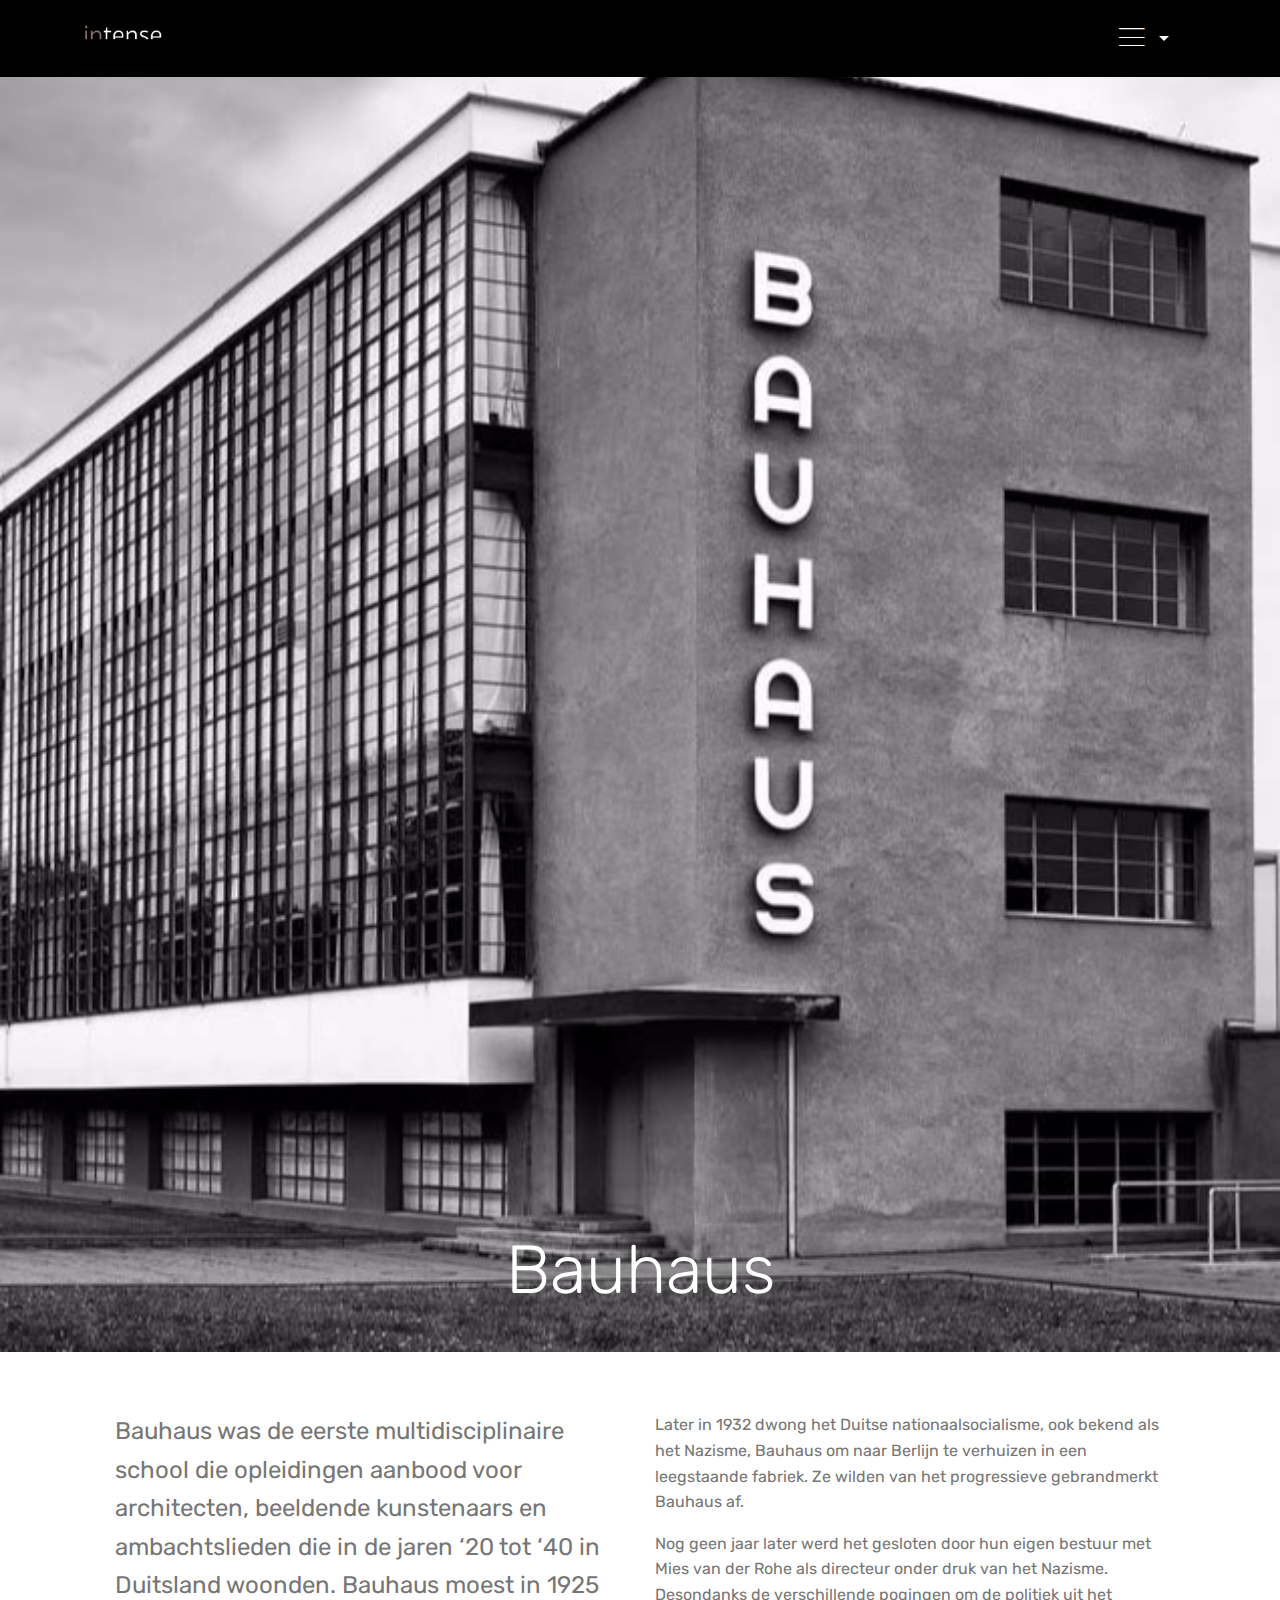
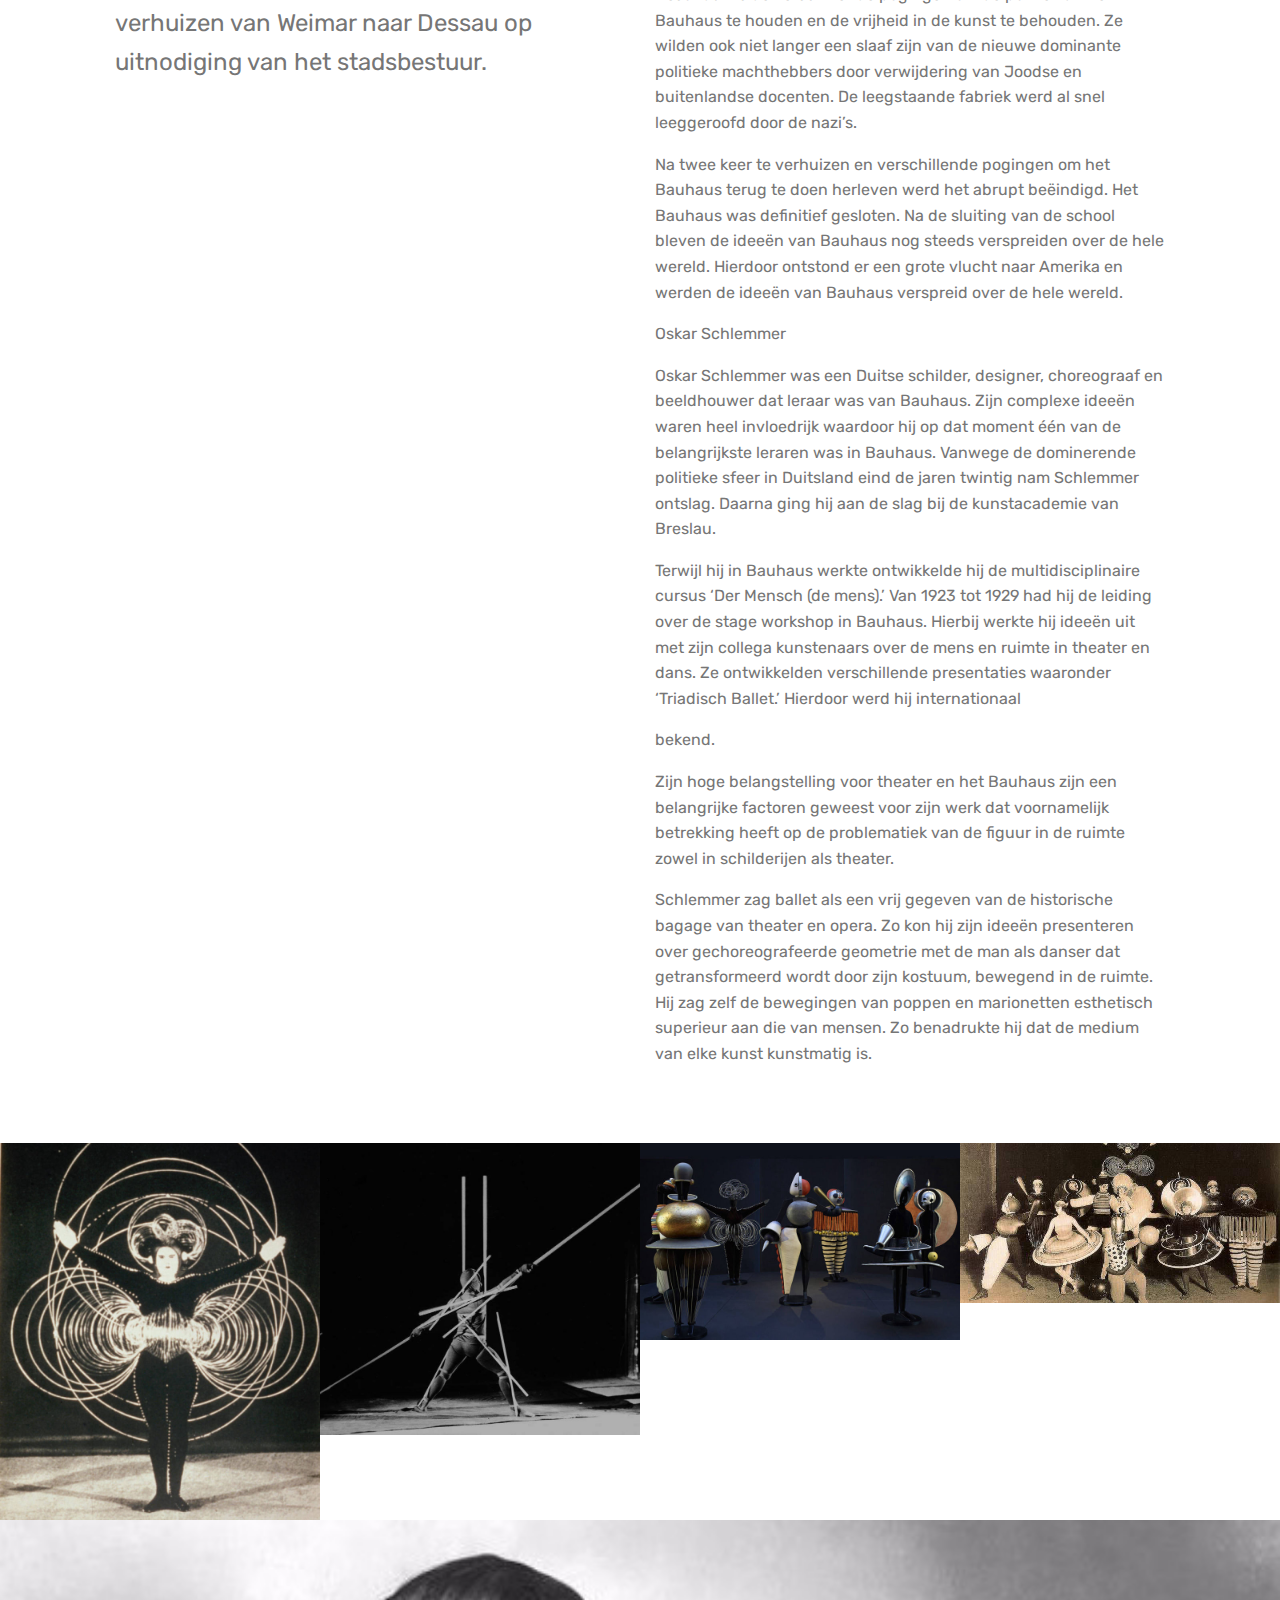
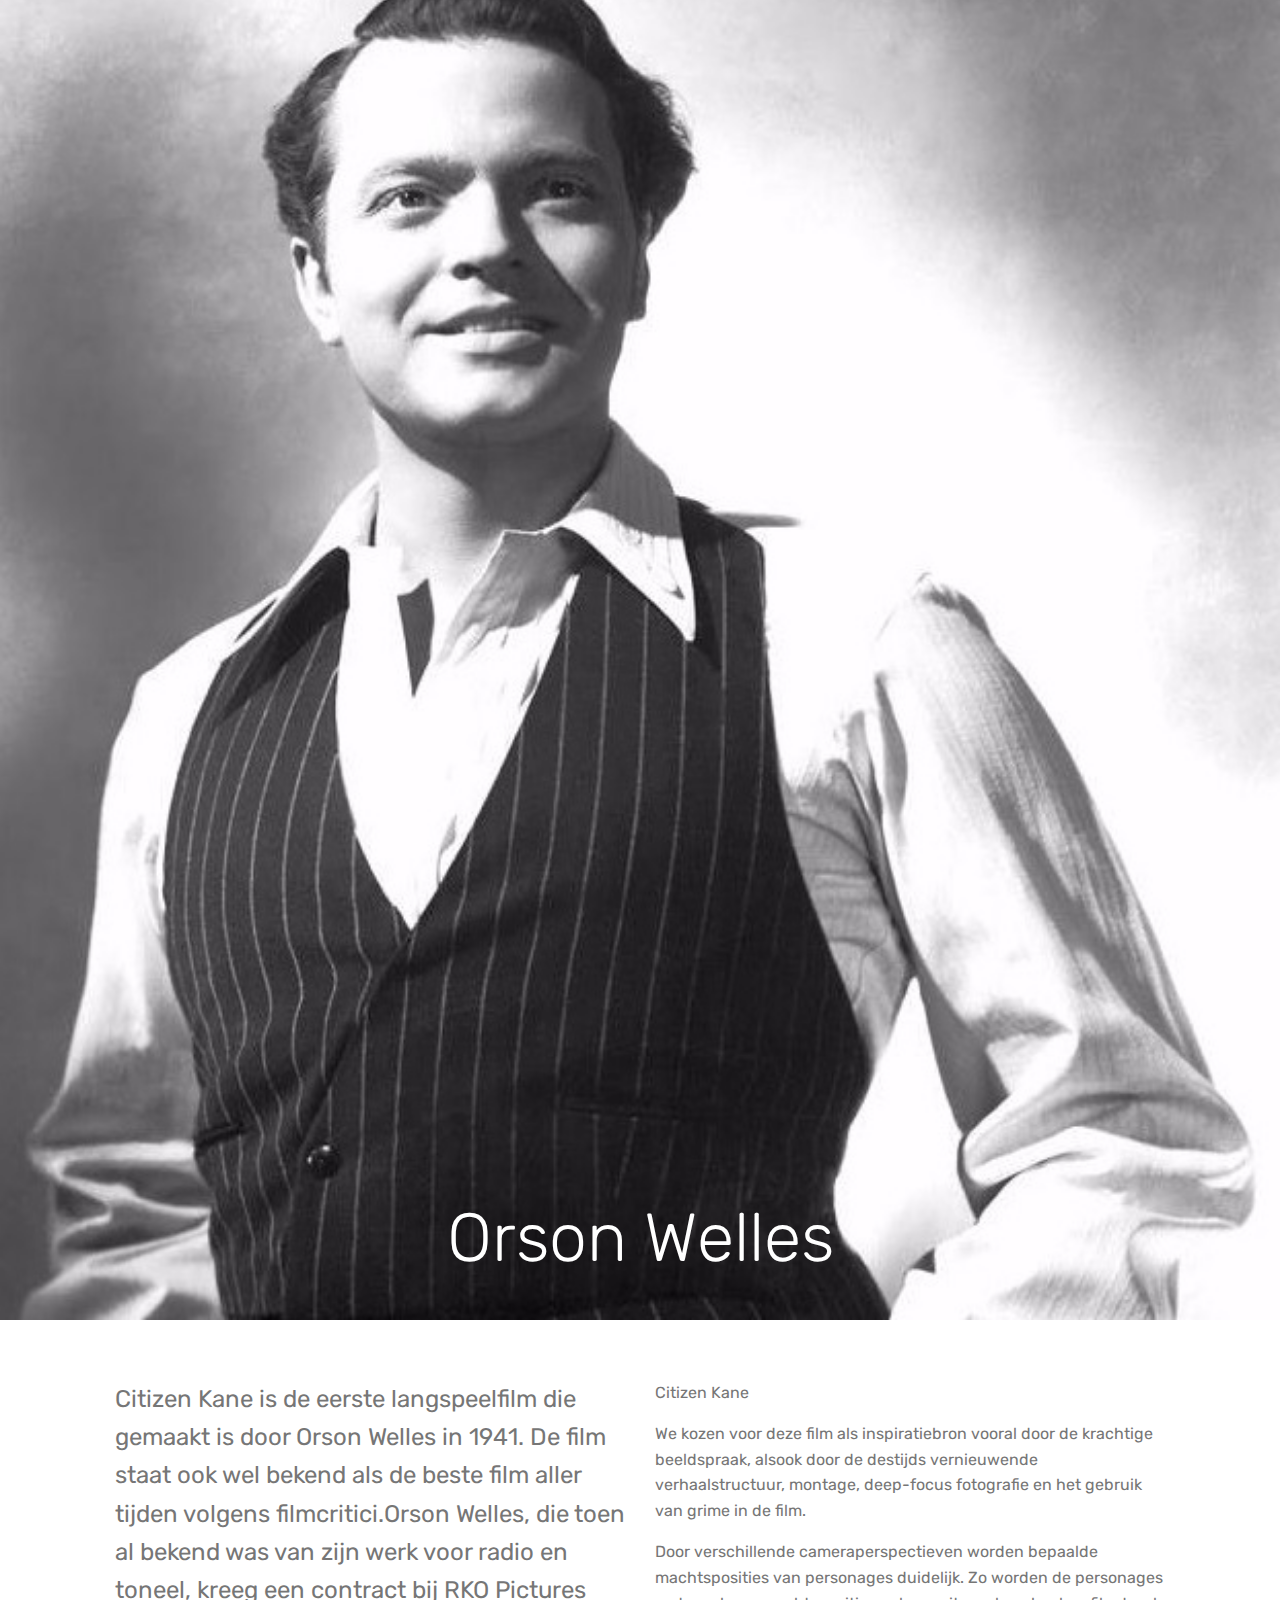
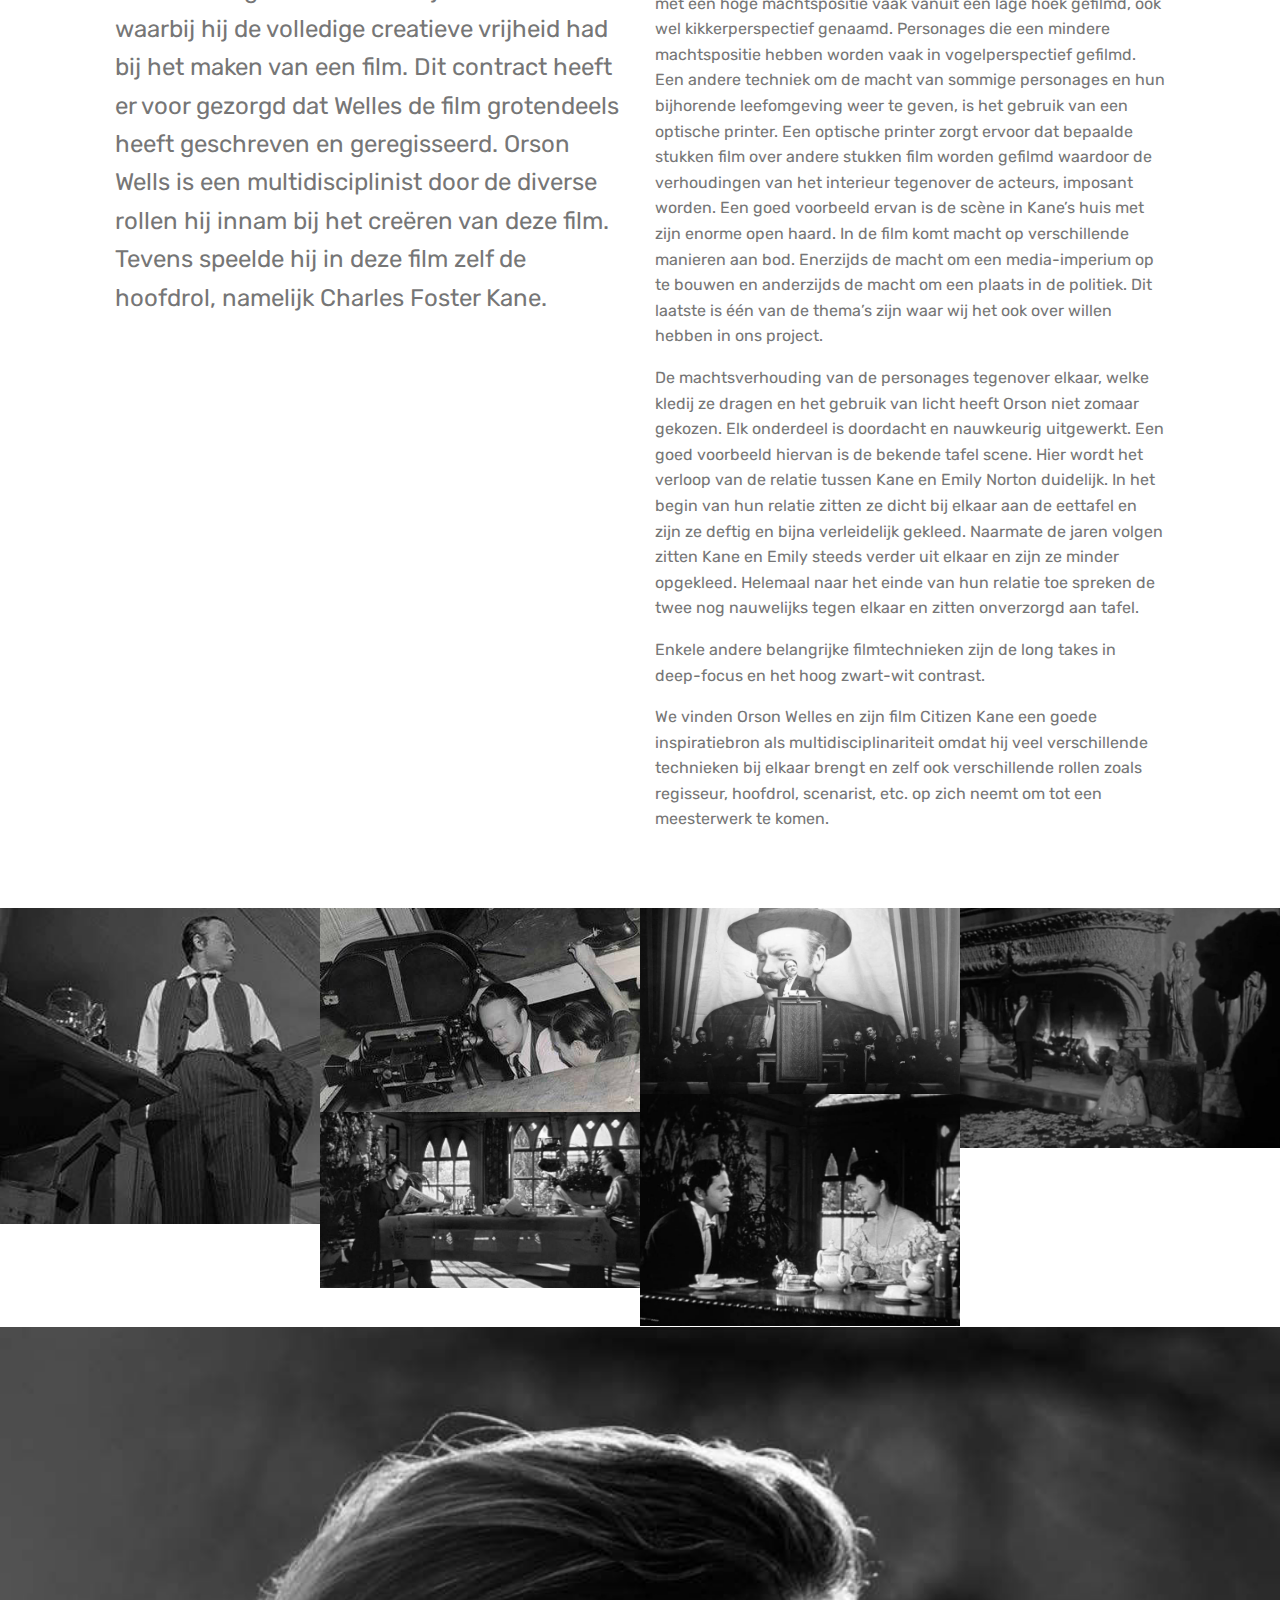
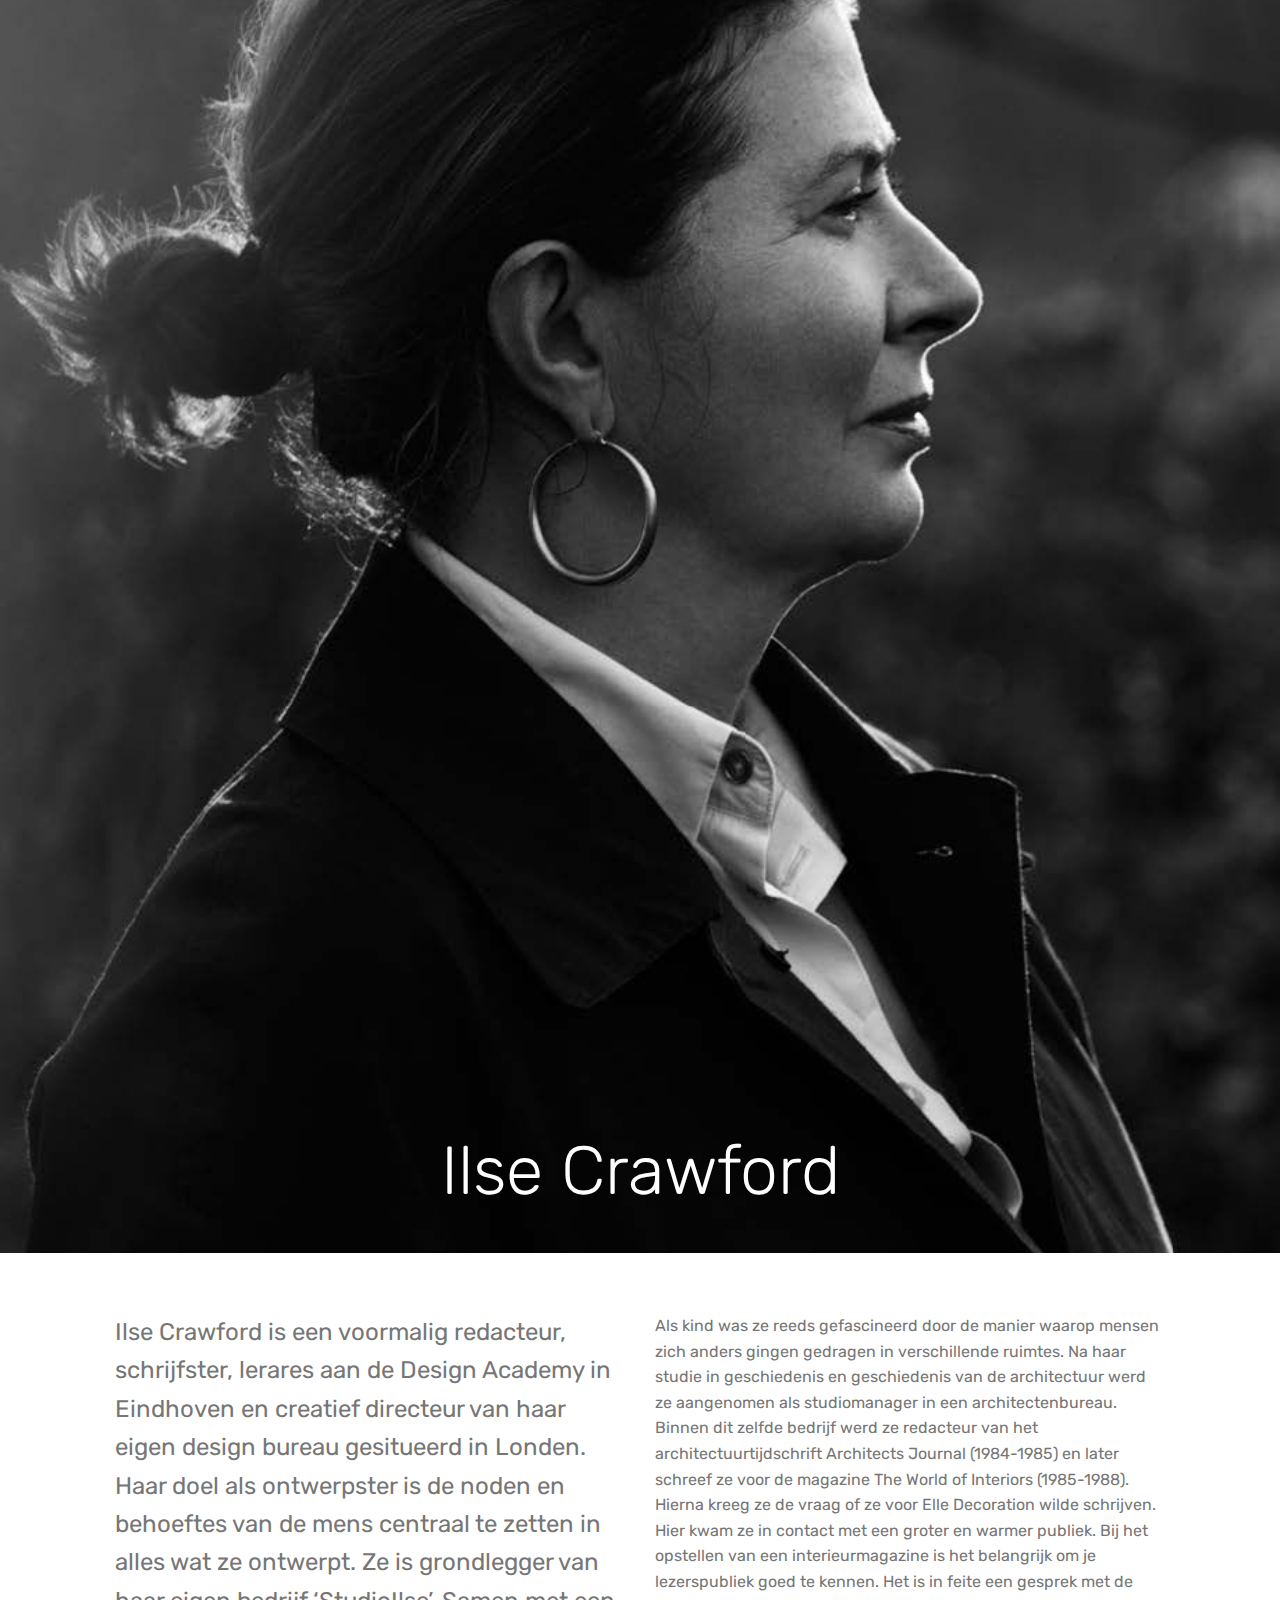
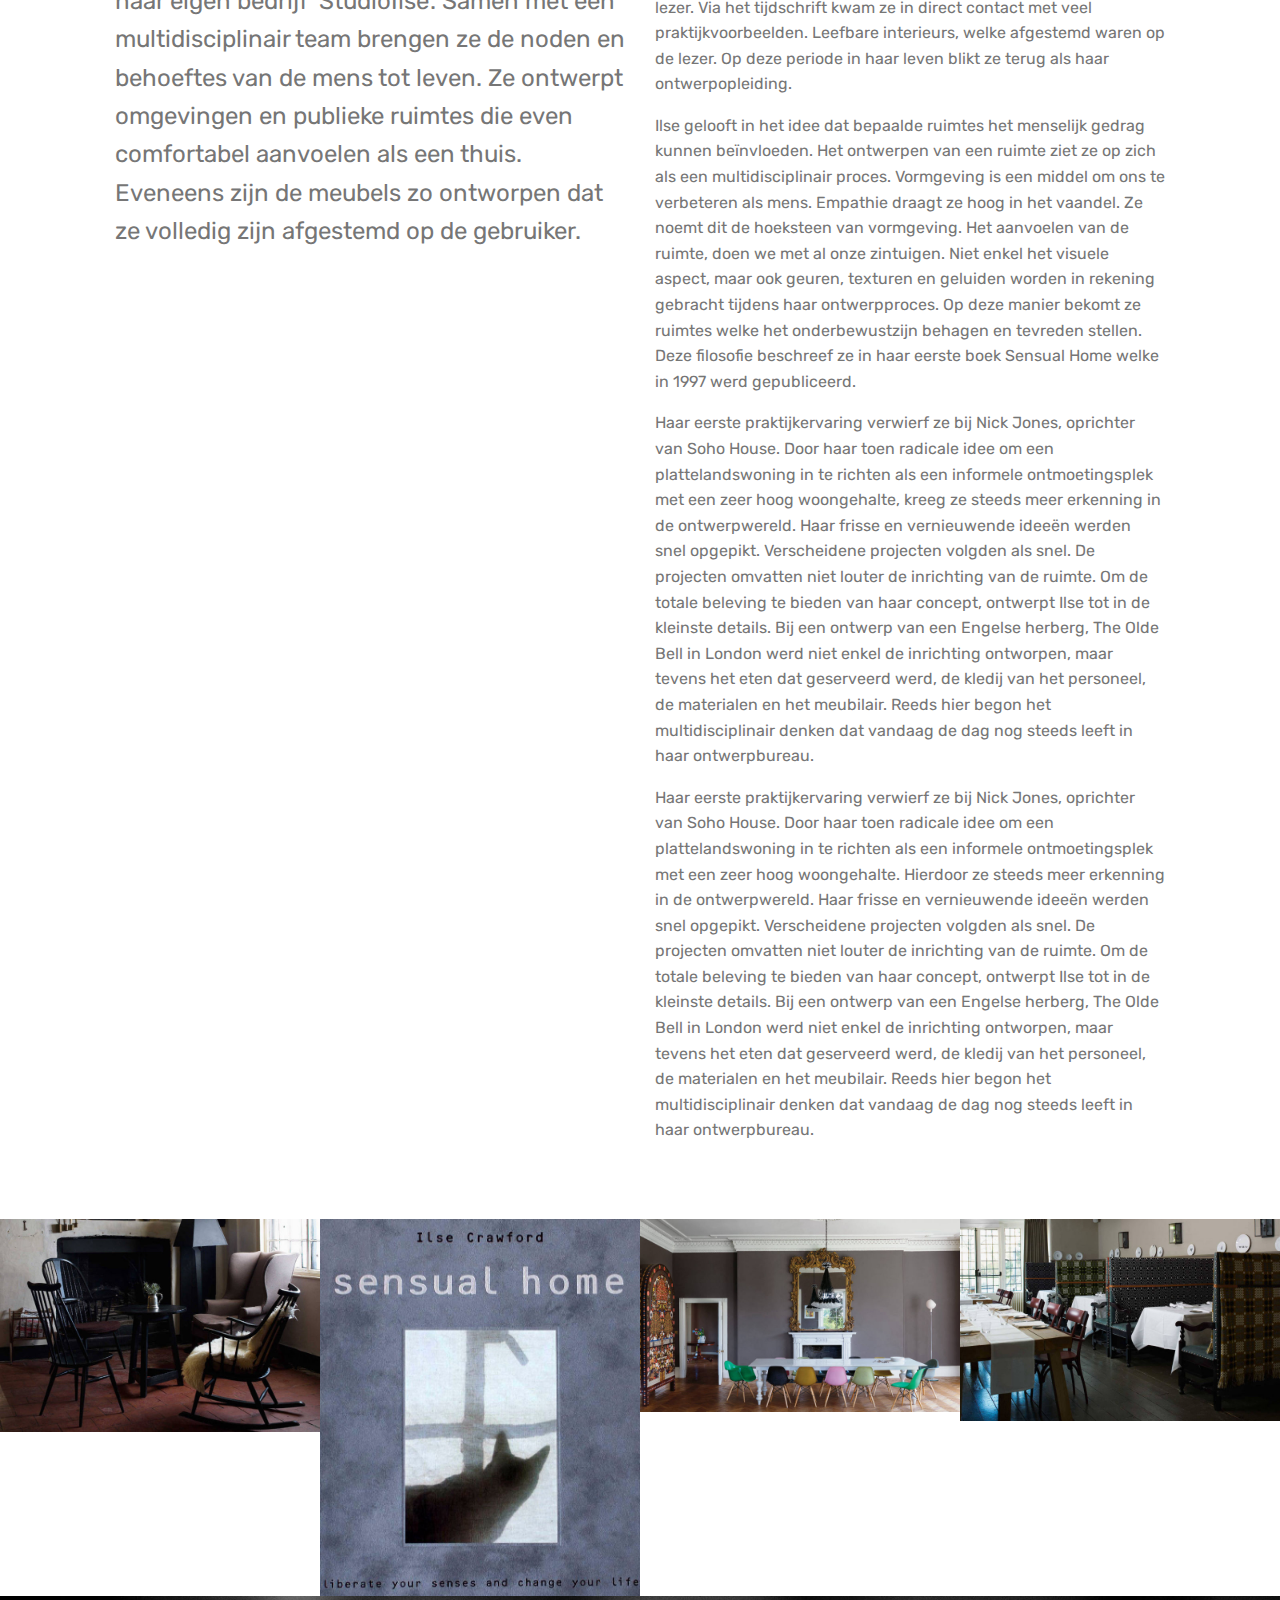
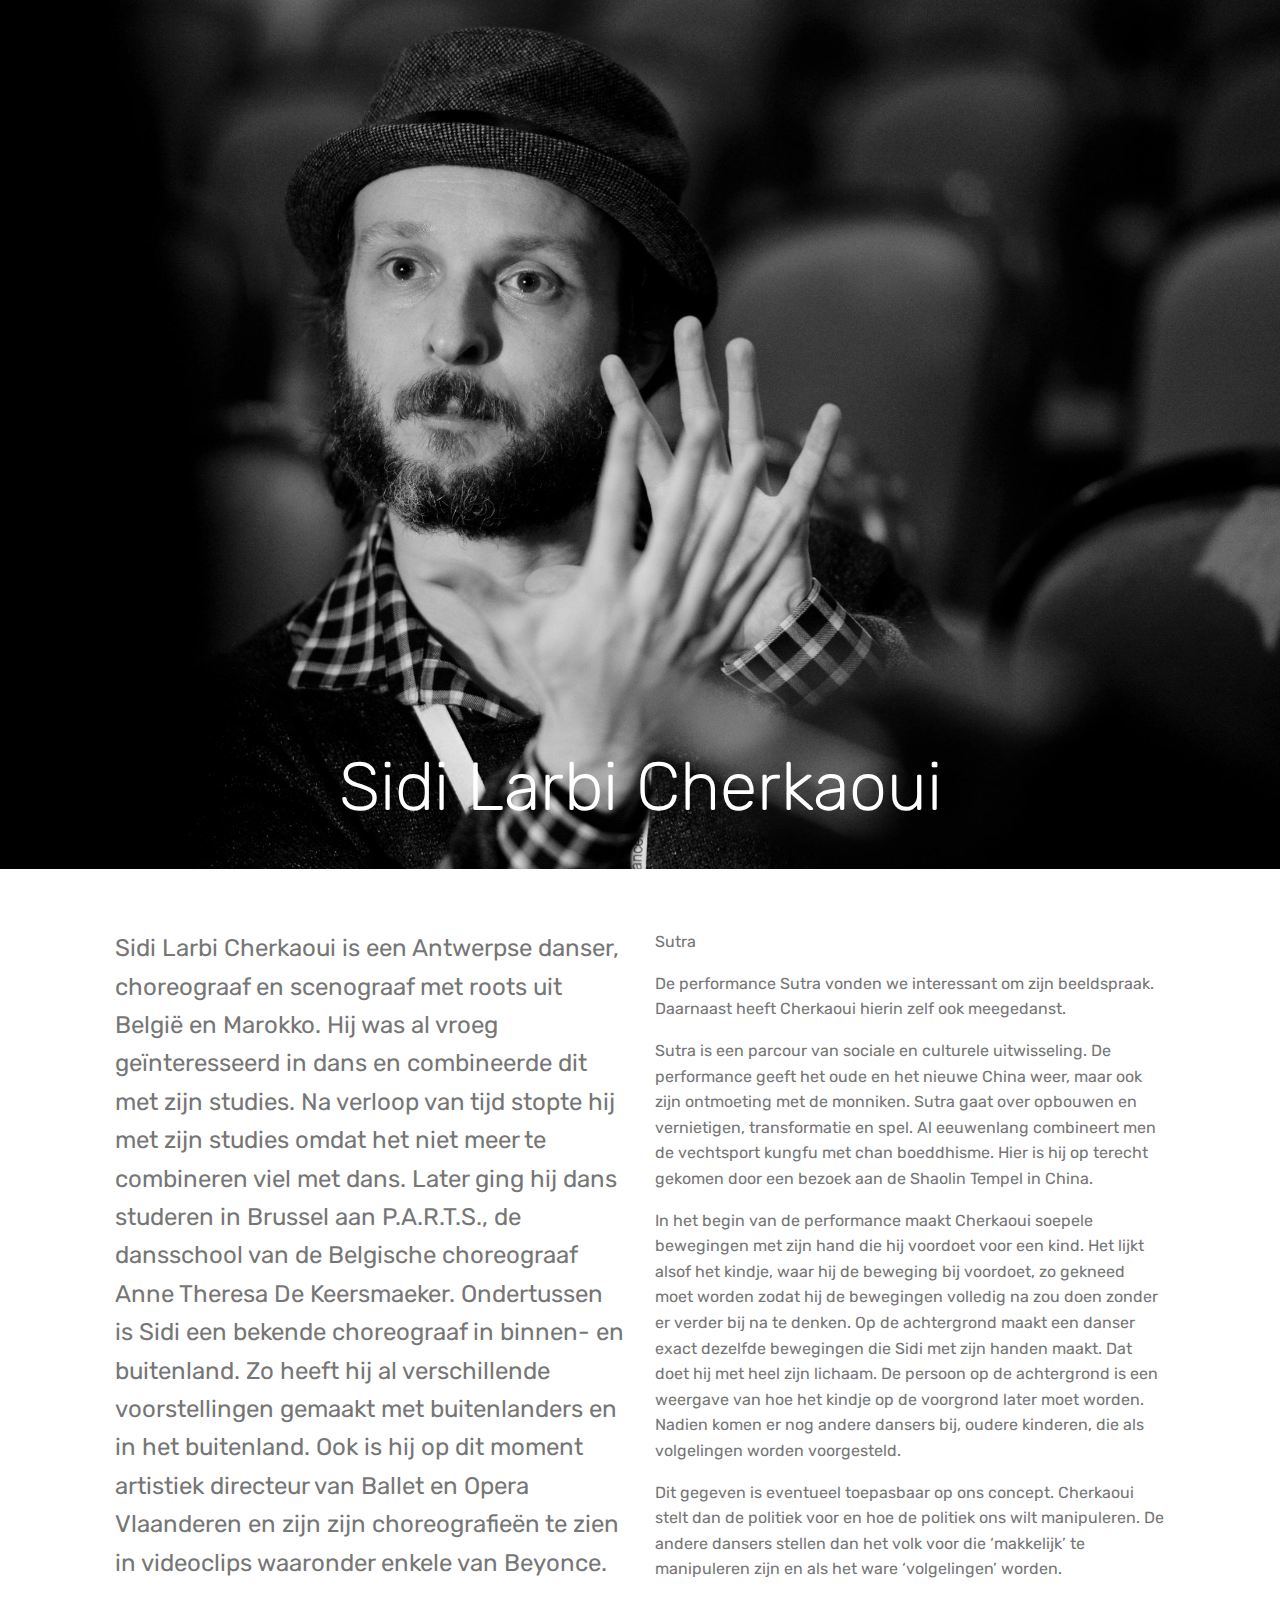
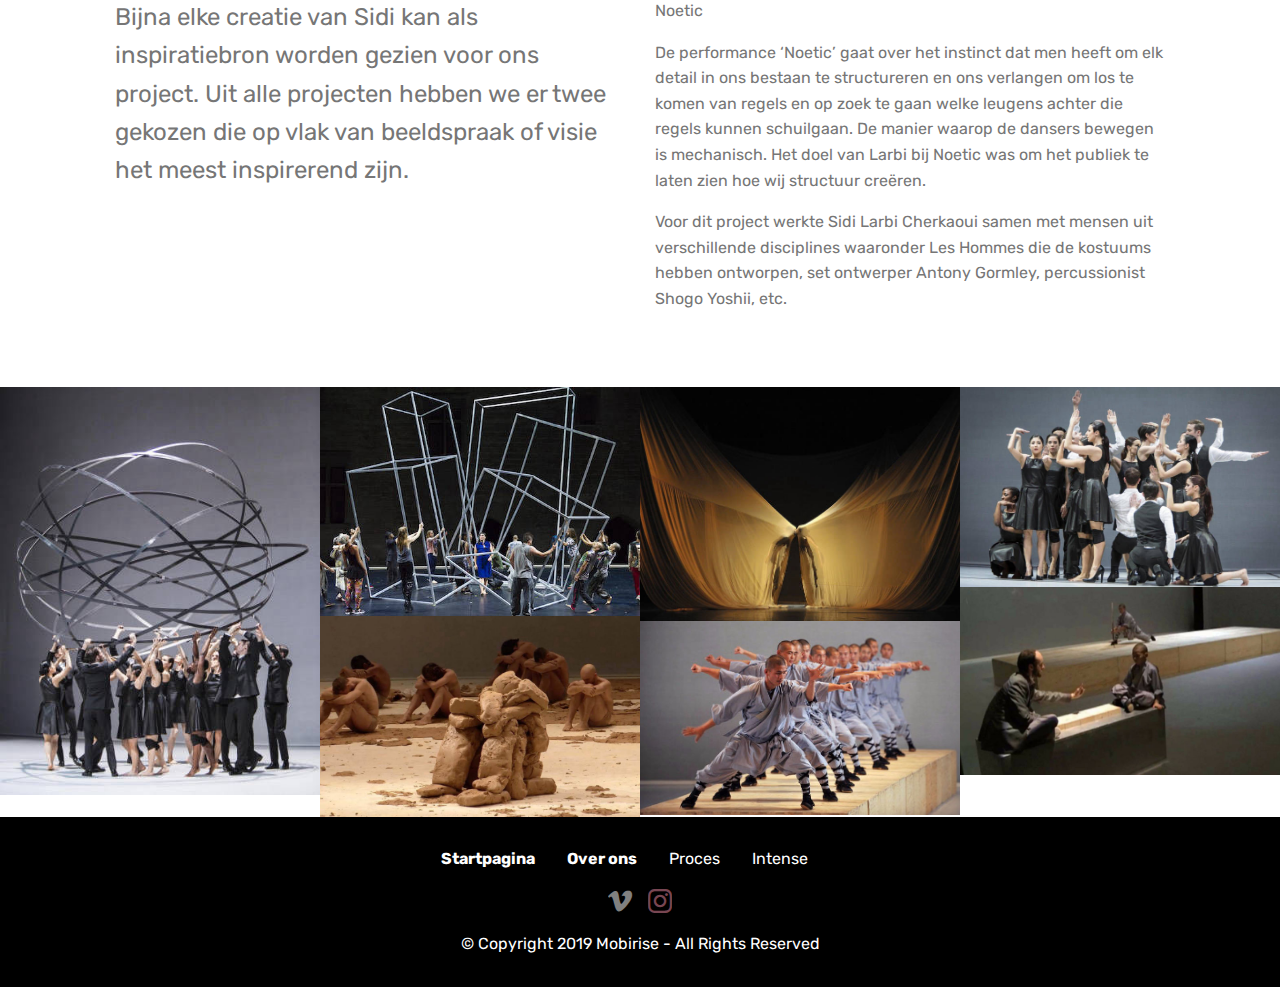
<file: page6.html>
<!DOCTYPE html>
<html  >
<head>
  <!-- Site made with Mobirise Website Builder v4.11.6, https://mobirise.com -->
  <meta charset="UTF-8">
  <meta http-equiv="X-UA-Compatible" content="IE=edge">
  <meta name="generator" content="Mobirise v4.11.6, mobirise.com">
  <meta name="viewport" content="width=device-width, initial-scale=1, minimum-scale=1">
  <link rel="shortcut icon" href="assets/images/m10-logo-intense.2-122x87.png" type="image/x-icon">
  <meta name="description" content="Website Creator Description">
  
  <title>katern b</title>
  <link rel="stylesheet" href="assets/web/assets/mobirise-icons/mobirise-icons.css">
  <link rel="stylesheet" href="assets/bootstrap/css/bootstrap.min.css">
  <link rel="stylesheet" href="assets/bootstrap/css/bootstrap-grid.min.css">
  <link rel="stylesheet" href="assets/bootstrap/css/bootstrap-reboot.min.css">
  <link rel="stylesheet" href="assets/socicon/css/styles.css">
  <link rel="stylesheet" href="assets/tether/tether.min.css">
  <link rel="stylesheet" href="assets/dropdown/css/style.css">
  <link rel="stylesheet" href="assets/theme/css/style.css">
  <link rel="stylesheet" href="assets/gallery/style.css">
  <link rel="preload" as="style" href="assets/mobirise/css/mbr-additional.css"><link rel="stylesheet" href="assets/mobirise/css/mbr-additional.css" type="text/css">
  
  
  
</head>
<body>
  <section class="menu cid-rKu2cDdEFH" once="menu" id="menu1-3r">

    

    <nav class="navbar navbar-expand beta-menu navbar-dropdown align-items-center navbar-fixed-top navbar-toggleable-sm">
        <button class="navbar-toggler navbar-toggler-right" type="button" data-toggle="collapse" data-target="#navbarSupportedContent" aria-controls="navbarSupportedContent" aria-expanded="false" aria-label="Toggle navigation">
            <div class="hamburger">
                <span></span>
                <span></span>
                <span></span>
                <span></span>
            </div>
        </button>
        <div class="menu-logo">
            <div class="navbar-brand">
                <span class="navbar-logo">
                    <a href="index.html">
                         <img src="assets/images/m10-logo-intense.2-122x87.png" alt="Mobirise" title="" style="height: 3.8rem;">
                    </a>
                </span>
                
            </div>
        </div>
        <div class="collapse navbar-collapse" id="navbarSupportedContent">
            <ul class="navbar-nav nav-dropdown nav-right" data-app-modern-menu="true"><li class="nav-item dropdown">
                    <a class="nav-link link text-white dropdown-toggle display-4" href="https://mobirise.co" data-toggle="dropdown-submenu" aria-expanded="true"><span class="mbri-menu mbr-iconfont mbr-iconfont-btn"></span>
                        </a><div class="dropdown-menu"><a class="text-white dropdown-item display-4" href="index.html">Startpagina</a><a class="text-white dropdown-item display-4" href="page2.html">Over ons</a><a class="text-white dropdown-item display-4" href="page1.html">Proces</a><a class="text-white dropdown-item display-4" href="page3.html">Intense</a></div>
                </li>
                <li class="nav-item">
                    <a class="nav-link link text-white display-4" href="https://mobirise.co"></a>
                </li></ul>
            
        </div>
    </nav>
</section>

<section class="engine"><a href="https://mobirise.info/f">easy website builder</a></section><section class="cid-rJLE7QR30r" id="image2-10">

    

    <figure class="mbr-figure">
        <div class="image-block" style="width: 100%;">
            <img src="assets/images/m10-aon-afdrukken-1-636x759.jpeg" alt="Mobirise" title="">
            <figcaption class="mbr-figure-caption mbr-figure-caption-over">
                <div class="pb-5 px-3 mbr-white align-center mbr-fonts-style display-1">Bauhaus</div>
            </figcaption>
        </div>
    </figure>
</section>

<section class="mbr-section article content3 cid-rJLGaCi57j" id="content3-1q">
      
     

    <div class="container">
        <div class="media-container-row">
            <div class="row col-12 col-md-12">
                <div class="col-12 mbr-text mbr-fonts-style col-md-6 display-5">
                     <p>Bauhaus was de eerste multidisciplinaire school die opleidingen aanbood voor architecten, beeldende kunstenaars en ambachtslieden die in de jaren ‘20 tot ‘40 in Duitsland woonden. Bauhaus moest in 1925 verhuizen van Weimar naar Dessau op uitnodiging van het stadsbestuur.</p>
                </div>
                <div class="col-12 mbr-text mbr-fonts-style display-7 col-md-6">
                     <p>Later in 1932 dwong het Duitse nationaalsocialisme, ook bekend als het Nazisme, Bauhaus om naar Berlijn te verhuizen in een leegstaande fabriek. Ze wilden van het progressieve gebrandmerkt Bauhaus af.
</p><p>Nog geen jaar later werd het gesloten door hun eigen bestuur met Mies van der Rohe als directeur onder druk van het Nazisme. Desondanks de verschillende pogingen om de politiek uit het Bauhaus te houden en de vrijheid in de kunst te behouden. Ze wilden ook niet langer een slaaf zijn van de nieuwe dominante politieke machthebbers door verwijdering van Joodse en buitenlandse docenten. De leegstaande fabriek werd al snel leeggeroofd door de nazi’s.
</p><p>Na twee keer te verhuizen en verschillende pogingen om het Bauhaus terug te doen herleven werd het abrupt beëindigd. Het Bauhaus was definitief gesloten. Na de sluiting van de school bleven de ideeën van Bauhaus nog steeds verspreiden over de hele wereld. Hierdoor ontstond er een grote vlucht naar Amerika en werden de ideeën van Bauhaus verspreid over de hele wereld.
</p><p>Oskar Schlemmer
</p><p>Oskar Schlemmer was een Duitse schilder, designer, choreograaf en beeldhouwer dat leraar was van Bauhaus. Zijn complexe ideeën waren heel invloedrijk waardoor hij op dat moment één van de belangrijkste leraren was in Bauhaus. Vanwege de dominerende politieke sfeer in Duitsland eind de jaren twintig nam Schlemmer ontslag. Daarna ging hij aan de slag bij de kunstacademie van Breslau.
</p><p>Terwijl hij in Bauhaus werkte ontwikkelde hij de multidisciplinaire cursus ‘Der Mensch (de mens).’ Van 1923 tot 1929 had hij de leiding over de stage workshop in Bauhaus. Hierbij werkte hij ideeën uit met zijn collega kunstenaars over de mens en ruimte in theater en dans. Ze ontwikkelden verschillende presentaties waaronder ‘Triadisch Ballet.’ Hierdoor werd hij internationaal</p><p>bekend.
</p><p>Zijn hoge belangstelling voor theater en het Bauhaus zijn een belangrijke factoren geweest voor zijn werk dat voornamelijk betrekking heeft op de problematiek van de figuur in de ruimte zowel in schilderijen als theater.
</p><p>Schlemmer zag ballet als een vrij gegeven van de historische bagage van theater en opera. Zo kon hij zijn ideeën presenteren over gechoreografeerde geometrie met de man als danser dat getransformeerd wordt door zijn kostuum, bewegend in de ruimte. Hij zag zelf de bewegingen van poppen en marionetten esthetisch superieur aan die van mensen. Zo benadrukte hij dat de medium van elke kunst kunstmatig is.</p>
                </div>
                
            </div>
        </div>
    </div>
</section>

<section class="mbr-gallery mbr-slider-carousel cid-rJMy6tFHiv" id="gallery3-2b">

    

    <div>
        <div><!-- Filter --><!-- Gallery --><div class="mbr-gallery-row"><div class="mbr-gallery-layout-default"><div><div><div class="mbr-gallery-item mbr-gallery-item--p0" data-video-url="false" data-tags="Creatieve"><div href="#lb-gallery3-2b" data-slide-to="0" data-toggle="modal"><img src="assets/images/1-1000x1180-800x944.jpg" alt="" title=""><span class="icon-focus"></span></div></div><div class="mbr-gallery-item mbr-gallery-item--p0" data-video-url="false" data-tags="Creatieve"><div href="#lb-gallery3-2b" data-slide-to="1" data-toggle="modal"><img src="assets/images/2-874x799-800x731.jpg" alt="" title=""><span class="icon-focus"></span></div></div><div class="mbr-gallery-item mbr-gallery-item--p0" data-video-url="false" data-tags="Creatieve"><div href="#lb-gallery3-2b" data-slide-to="2" data-toggle="modal"><img src="assets/images/3-1200x739-800x493.jpg" alt="" title=""><span class="icon-focus"></span></div></div><div class="mbr-gallery-item mbr-gallery-item--p0" data-video-url="false" data-tags="Creatieve"><div href="#lb-gallery3-2b" data-slide-to="3" data-toggle="modal"><img src="assets/images/oskar-schlemmer-the-triadic-ballet-1342032671-org-619x310-619x310.jpg" alt="" title=""><span class="icon-focus"></span></div></div></div></div><div class="clearfix"></div></div></div><!-- Lightbox --><div data-app-prevent-settings="" class="mbr-slider modal fade carousel slide" tabindex="-1" data-keyboard="true" data-interval="false" id="lb-gallery3-2b"><div class="modal-dialog"><div class="modal-content"><div class="modal-body"><div class="carousel-inner"><div class="carousel-item active"><img src="assets/images/1-1000x1180.jpg" alt="" title=""></div><div class="carousel-item"><img src="assets/images/2-874x799.jpg" alt="" title=""></div><div class="carousel-item"><img src="assets/images/3-1200x739.jpg" alt="" title=""></div><div class="carousel-item"><img src="assets/images/oskar-schlemmer-the-triadic-ballet-1342032671-org-619x310.jpg" alt="" title=""></div></div><a class="carousel-control carousel-control-prev" role="button" data-slide="prev" href="#lb-gallery3-2b"><span class="mbri-left mbr-iconfont" aria-hidden="true"></span><span class="sr-only">Previous</span></a><a class="carousel-control carousel-control-next" role="button" data-slide="next" href="#lb-gallery3-2b"><span class="mbri-right mbr-iconfont" aria-hidden="true"></span><span class="sr-only">Next</span></a><a class="close" href="#" role="button" data-dismiss="modal"><span class="sr-only">Close</span></a></div></div></div></div></div>
    </div>

</section>

<section class="cid-rJMvWj2aYJ" id="image2-1z">

    

    <figure class="mbr-figure">
        <div class="image-block" style="width: 100%;">
            <img src="assets/images/m10-aon-afdrukken-704x846.jpeg" alt="Mobirise" title="">
            <figcaption class="mbr-figure-caption mbr-figure-caption-over">
                <div class="pb-5 px-3 mbr-white align-center mbr-fonts-style display-1">
                    Orson Welles</div>
            </figcaption>
        </div>
    </figure>
</section>

<section class="mbr-section article content3 cid-rJMvY0ztRO" id="content3-20">
      
     

    <div class="container">
        <div class="media-container-row">
            <div class="row col-12 col-md-12">
                <div class="col-12 mbr-text mbr-fonts-style col-md-6 display-5">
                     <p>Citizen Kane is de eerste langspeelfilm die gemaakt is door Orson Welles in 1941. De film staat ook wel bekend als de beste film aller tijden volgens filmcritici.Orson Welles, die toen al bekend was van zijn werk voor radio en toneel, kreeg een contract bij RKO Pictures waarbij hij de volledige creatieve vrijheid had bij het maken van een film. Dit contract heeft er voor gezorgd dat Welles de film grotendeels heeft geschreven en geregisseerd. Orson Wells is een multidisciplinist door de diverse rollen hij innam bij het creëren van deze film. Tevens speelde hij in deze film zelf de hoofdrol, namelijk Charles Foster Kane.</p>
                </div>
                <div class="col-12 mbr-text mbr-fonts-style display-7 col-md-6">
                     <p>Citizen Kane
</p><p>We kozen voor deze film als inspiratiebron vooral door de krachtige beeldspraak, alsook door de destijds vernieuwende verhaalstructuur, montage, deep-focus fotografie en het gebruik van grime in de film.
</p><p>Door verschillende cameraperspectieven worden bepaalde machtsposities van personages duidelijk. Zo worden de personages met een hoge machtspositie vaak vanuit een lage hoek gefilmd, ook wel kikkerperspectief genaamd. Personages die een mindere machtspositie hebben worden vaak in vogelperspectief gefilmd. Een andere techniek om de macht van sommige personages en hun bijhorende leefomgeving weer te geven, is het gebruik van een optische printer. Een optische printer zorgt ervoor dat bepaalde stukken film over andere stukken film worden gefilmd waardoor de verhoudingen van het interieur tegenover de acteurs, imposant worden. Een goed voorbeeld ervan is de scène in Kane’s huis met zijn enorme open haard. In de film komt macht op verschillende manieren aan bod. Enerzijds de macht om een media-imperium op te bouwen en anderzijds de macht om een plaats in de politiek. Dit laatste is één van de thema’s zijn waar wij het ook over willen hebben in ons project.
</p><p>De machtsverhouding van de personages tegenover elkaar, welke kledij ze dragen en het gebruik van licht heeft Orson niet zomaar gekozen. Elk onderdeel is doordacht en nauwkeurig uitgewerkt. Een goed voorbeeld hiervan is de bekende tafel scene. Hier wordt het verloop van de relatie tussen Kane en Emily Norton duidelijk. In het begin van hun relatie zitten ze dicht bij elkaar aan de eettafel en zijn ze deftig en bijna verleidelijk gekleed. Naarmate de jaren volgen zitten Kane en Emily steeds verder uit elkaar en zijn ze minder opgekleed. Helemaal naar het einde van hun relatie toe spreken de twee nog nauwelijks tegen elkaar en zitten onverzorgd aan tafel.
</p><p>Enkele andere belangrijke filmtechnieken zijn de long takes in deep-focus en het hoog zwart-wit contrast.
</p><p>We vinden Orson Welles en zijn film Citizen Kane een goede inspiratiebron als multidisciplinariteit omdat hij veel verschillende technieken bij elkaar brengt en zelf ook verschillende rollen zoals regisseur, hoofdrol, scenarist, etc. op zich neemt om tot een meesterwerk te komen.</p>
                </div>
                
            </div>
        </div>
    </div>
</section>

<section class="mbr-gallery mbr-slider-carousel cid-rJMw1050VK" id="gallery3-21">

    

    <div>
        <div><!-- Filter --><!-- Gallery --><div class="mbr-gallery-row"><div class="mbr-gallery-layout-default"><div><div><div class="mbr-gallery-item mbr-gallery-item--p0" data-video-url="false" data-tags="Geweldige"><div href="#lb-gallery3-21" data-slide-to="0" data-toggle="modal"><img src="assets/images/1-283x279-283x279.jpg" alt="" title=""><span class="icon-focus"></span></div></div><div class="mbr-gallery-item mbr-gallery-item--p0" data-video-url="false" data-tags="Geweldige"><div href="#lb-gallery3-21" data-slide-to="1" data-toggle="modal"><img src="assets/images/2-383x245-383x245.jpg" alt="" title=""><span class="icon-focus"></span></div></div><div class="mbr-gallery-item mbr-gallery-item--p0" data-video-url="false" data-tags="Geweldige"><div href="#lb-gallery3-21" data-slide-to="2" data-toggle="modal"><img src="assets/images/3-985x574-800x466.jpg" alt="" title=""><span class="icon-focus"></span></div></div><div class="mbr-gallery-item mbr-gallery-item--p0" data-video-url="false" data-tags="Geweldige"><div href="#lb-gallery3-21" data-slide-to="3" data-toggle="modal"><img src="assets/images/4-846x636-800x601.jpg" alt="" title=""><span class="icon-focus"></span></div></div><div class="mbr-gallery-item mbr-gallery-item--p0" data-video-url="false" data-tags="Geweldige"><div href="#lb-gallery3-21" data-slide-to="4" data-toggle="modal"><img src="assets/images/5-737x535-737x535.jpg" alt="" title=""><span class="icon-focus"></span></div></div><div class="mbr-gallery-item mbr-gallery-item--p0" data-video-url="false" data-tags="Geweldige"><div href="#lb-gallery3-21" data-slide-to="5" data-toggle="modal"><img src="assets/images/6-718x394-718x394.jpg" alt="" title=""><span class="icon-focus"></span></div></div></div></div><div class="clearfix"></div></div></div><!-- Lightbox --><div data-app-prevent-settings="" class="mbr-slider modal fade carousel slide" tabindex="-1" data-keyboard="true" data-interval="false" id="lb-gallery3-21"><div class="modal-dialog"><div class="modal-content"><div class="modal-body"><div class="carousel-inner"><div class="carousel-item active"><img src="assets/images/1-283x279.jpg" alt="" title=""></div><div class="carousel-item"><img src="assets/images/2-383x245.jpg" alt="" title=""></div><div class="carousel-item"><img src="assets/images/3-985x574.jpg" alt="" title=""></div><div class="carousel-item"><img src="assets/images/4-846x636.jpg" alt="" title=""></div><div class="carousel-item"><img src="assets/images/5-737x535.jpg" alt="" title=""></div><div class="carousel-item"><img src="assets/images/6-718x394.jpg" alt="" title=""></div></div><a class="carousel-control carousel-control-prev" role="button" data-slide="prev" href="#lb-gallery3-21"><span class="mbri-left mbr-iconfont" aria-hidden="true"></span><span class="sr-only">Previous</span></a><a class="carousel-control carousel-control-next" role="button" data-slide="next" href="#lb-gallery3-21"><span class="mbri-right mbr-iconfont" aria-hidden="true"></span><span class="sr-only">Next</span></a><a class="close" href="#" role="button" data-dismiss="modal"><span class="sr-only">Close</span></a></div></div></div></div></div>
    </div>

</section>

<section class="cid-rJMw2L7MIi" id="image2-22">

    

    <figure class="mbr-figure">
        <div class="image-block" style="width: 100%;">
            <img src="assets/images/m10-aon-afdrukken-920x1097.jpg" alt="Mobirise" title="">
            <figcaption class="mbr-figure-caption mbr-figure-caption-over">
                <div class="pb-5 px-3 mbr-white align-center mbr-fonts-style display-1">
                    Ilse Crawford</div>
            </figcaption>
        </div>
    </figure>
</section>

<section class="mbr-section article content3 cid-rJMw4s6OMT" id="content3-23">
      
     

    <div class="container">
        <div class="media-container-row">
            <div class="row col-12 col-md-12">
                <div class="col-12 mbr-text mbr-fonts-style col-md-6 display-5">
                     <p>Ilse Crawford is een voormalig redacteur, schrijfster, lerares aan de Design Academy in Eindhoven en creatief directeur van haar eigen design bureau gesitueerd in Londen. Haar doel als ontwerpster is de noden en behoeftes van de mens centraal te zetten in alles wat ze ontwerpt. Ze is grondlegger van haar eigen bedrijf ‘StudioIlse’. Samen met een multidisciplinair team brengen ze de noden en behoeftes van de mens tot leven. Ze ontwerpt omgevingen en publieke ruimtes die even comfortabel aanvoelen als een thuis. Eveneens zijn de meubels zo ontworpen dat ze volledig zijn afgestemd op de gebruiker.</p>
                </div>
                <div class="col-12 mbr-text mbr-fonts-style display-7 col-md-6">
                     <p>Als kind was ze reeds gefascineerd door de manier waarop mensen zich anders gingen gedragen in verschillende ruimtes. Na haar studie in geschiedenis en geschiedenis van de architectuur werd ze aangenomen als studiomanager in een architectenbureau. Binnen dit zelfde bedrijf werd ze redacteur van het architectuurtijdschrift Architects Journal (1984-1985) en later schreef ze voor de magazine The World of Interiors (1985-1988). Hierna kreeg ze de vraag of ze voor Elle Decoration wilde schrijven. Hier kwam ze in contact met een groter en warmer publiek. Bij het opstellen van een interieurmagazine is het belangrijk om je lezerspubliek goed te kennen. Het is in feite een gesprek met de lezer. Via het tijdschrift kwam ze in direct contact met veel praktijkvoorbeelden. Leefbare interieurs, welke afgestemd waren op de lezer. Op deze periode in haar leven blikt ze terug als haar ontwerpopleiding.
</p><p>Ilse gelooft in het idee dat bepaalde ruimtes het menselijk gedrag kunnen beïnvloeden. Het ontwerpen van een ruimte ziet ze op zich als een multidisciplinair proces. Vormgeving is een middel om ons te verbeteren als mens. Empathie draagt ze hoog in het vaandel. Ze noemt dit de hoeksteen van vormgeving. Het aanvoelen van de ruimte, doen we met al onze zintuigen. Niet enkel het visuele aspect, maar ook geuren, texturen en geluiden worden in rekening gebracht tijdens haar ontwerpproces. Op deze manier bekomt ze ruimtes welke het onderbewustzijn behagen en tevreden stellen. Deze filosofie beschreef ze in haar eerste boek Sensual Home welke in 1997 werd gepubliceerd.
</p><p>Haar eerste praktijkervaring verwierf ze bij Nick Jones, oprichter van Soho House. Door haar toen radicale idee om een plattelandswoning in te richten als een informele ontmoetingsplek met een zeer hoog woongehalte, kreeg ze steeds meer erkenning in de ontwerpwereld. Haar frisse en vernieuwende ideeën werden snel opgepikt. Verscheidene projecten volgden als snel. De projecten omvatten niet louter de inrichting van de ruimte. Om de totale beleving te bieden van haar concept, ontwerpt Ilse tot in de kleinste details. Bij een ontwerp van een Engelse herberg, The Olde Bell in London werd niet enkel de inrichting ontworpen, maar tevens het eten dat geserveerd werd, de kledij van het personeel, de materialen en het meubilair. Reeds hier begon het multidisciplinair denken dat vandaag de dag nog steeds leeft in haar ontwerpbureau.
</p><p>Haar eerste praktijkervaring verwierf ze bij Nick Jones, oprichter van Soho House. Door haar toen radicale idee om een plattelandswoning in te richten als een informele ontmoetingsplek met een zeer hoog woongehalte. Hierdoor ze steeds meer erkenning in de ontwerpwereld. Haar frisse en vernieuwende ideeën werden snel opgepikt. Verscheidene projecten volgden als snel. De projecten omvatten niet louter de inrichting van de ruimte. Om de totale beleving te bieden van haar concept, ontwerpt Ilse tot in de kleinste details. Bij een ontwerp van een Engelse herberg, The Olde Bell in London werd niet enkel de inrichting ontworpen, maar tevens het eten dat geserveerd werd, de kledij van het personeel, de materialen en het meubilair. Reeds hier begon het multidisciplinair denken dat vandaag de dag nog steeds leeft in haar ontwerpbureau.</p>
                </div>
                
            </div>
        </div>
    </div>
</section>

<section class="mbr-gallery mbr-slider-carousel cid-rJMw65oivl" id="gallery3-24">

    

    <div>
        <div><!-- Filter --><!-- Gallery --><div class="mbr-gallery-row"><div class="mbr-gallery-layout-default"><div><div><div class="mbr-gallery-item mbr-gallery-item--p0" data-video-url="false" data-tags="Geweldige"><div href="#lb-gallery3-24" data-slide-to="0" data-toggle="modal"><img src="assets/images/1-909x606-800x533.jpg" alt="" title=""><span class="icon-focus"></span></div></div><div class="mbr-gallery-item mbr-gallery-item--p0" data-video-url="false" data-tags="Geweldige"><div href="#lb-gallery3-24" data-slide-to="1" data-toggle="modal"><img src="assets/images/2-742x981-689x812.jpeg" alt="" title=""><span class="icon-focus"></span></div></div><div class="mbr-gallery-item mbr-gallery-item--p0" data-video-url="false" data-tags="Geweldige"><div href="#lb-gallery3-24" data-slide-to="2" data-toggle="modal"><img src="assets/images/4-1375x828-800x482.jpg" alt="" title=""><span class="icon-focus"></span></div></div><div class="mbr-gallery-item mbr-gallery-item--p0" data-video-url="false" data-tags="Geweldige"><div href="#lb-gallery3-24" data-slide-to="3" data-toggle="modal"><img src="assets/images/m10-aon-afdrukken-1930x1220-800x506.jpg" alt="" title=""><span class="icon-focus"></span></div></div></div></div><div class="clearfix"></div></div></div><!-- Lightbox --><div data-app-prevent-settings="" class="mbr-slider modal fade carousel slide" tabindex="-1" data-keyboard="true" data-interval="false" id="lb-gallery3-24"><div class="modal-dialog"><div class="modal-content"><div class="modal-body"><div class="carousel-inner"><div class="carousel-item active"><img src="assets/images/1-909x606.jpg" alt="" title=""></div><div class="carousel-item"><img src="assets/images/2-742x981.jpeg" alt="" title=""></div><div class="carousel-item"><img src="assets/images/4-1375x828.jpg" alt="" title=""></div><div class="carousel-item"><img src="assets/images/m10-aon-afdrukken-1930x1220.jpg" alt="" title=""></div></div><a class="carousel-control carousel-control-prev" role="button" data-slide="prev" href="#lb-gallery3-24"><span class="mbri-left mbr-iconfont" aria-hidden="true"></span><span class="sr-only">Previous</span></a><a class="carousel-control carousel-control-next" role="button" data-slide="next" href="#lb-gallery3-24"><span class="mbri-right mbr-iconfont" aria-hidden="true"></span><span class="sr-only">Next</span></a><a class="close" href="#" role="button" data-dismiss="modal"><span class="sr-only">Close</span></a></div></div></div></div></div>
    </div>

</section>

<section class="cid-rJMwaaCiLc" id="image2-25">

    

    <figure class="mbr-figure">
        <div class="image-block" style="width: 100%;">
            <img src="assets/images/sidi-larbi-1-2199x1500.jpg" alt="Mobirise" title="">
            <figcaption class="mbr-figure-caption mbr-figure-caption-over">
                <div class="pb-5 px-3 mbr-white align-center mbr-fonts-style display-1">
                    Sidi Larbi Cherkaoui</div>
            </figcaption>
        </div>
    </figure>
</section>

<section class="mbr-section article content3 cid-rJMwcaNh0w" id="content3-26">
      
     

    <div class="container">
        <div class="media-container-row">
            <div class="row col-12 col-md-12">
                <div class="col-12 mbr-text mbr-fonts-style col-md-6 display-5">
                     <p>Sidi Larbi Cherkaoui is een Antwerpse danser, choreograaf en scenograaf met roots uit België en Marokko. Hij was al vroeg geïnteresseerd in dans en combineerde dit met zijn studies. Na verloop van tijd stopte hij met zijn studies omdat het niet meer te combineren viel met dans. Later ging hij dans studeren in Brussel aan P.A.R.T.S., de dansschool van de Belgische choreograaf Anne Theresa De Keersmaeker. Ondertussen is Sidi een bekende choreograaf in binnen- en buitenland. Zo heeft hij al verschillende voorstellingen gemaakt met buitenlanders en in het buitenland. Ook is hij op dit moment artistiek directeur van Ballet en Opera Vlaanderen en zijn zijn choreografieën te zien in videoclips waaronder enkele van Beyonce.
</p><p>Bijna elke creatie van Sidi kan als inspiratiebron worden gezien voor ons project. Uit alle projecten hebben we er twee gekozen die op vlak van beeldspraak of visie het meest inspirerend zijn.</p>
                </div>
                <div class="col-12 mbr-text mbr-fonts-style display-7 col-md-6">
                     <p>Sutra
</p><p>De performance Sutra vonden we interessant om zijn beeldspraak. Daarnaast heeft Cherkaoui hierin zelf ook meegedanst.
</p><p><span style="font-size: 1rem;">Sutra is een parcour van sociale en culturele uitwisseling. De performance geeft het oude en het nieuwe China weer, maar ook zijn ontmoeting met de monniken. Sutra gaat over opbouwen en vernietigen, transformatie en spel. Al eeuwenlang combineert men de vechtsport kungfu met chan boeddhisme. Hier is hij op terecht gekomen door een bezoek aan de Shaolin Tempel in China.&nbsp;</span></p><p>In het begin van de performance maakt Cherkaoui soepele bewegingen met zijn hand die hij voordoet voor een kind. Het lijkt alsof het kindje, waar hij de beweging bij voordoet, zo gekneed moet worden zodat hij de bewegingen volledig na zou doen zonder er verder bij na te denken. Op de achtergrond maakt een danser exact dezelfde bewegingen die Sidi met zijn handen maakt. Dat doet hij met heel zijn lichaam. De persoon op de achtergrond is een weergave van hoe het kindje op de voorgrond later moet worden. Nadien komen er nog andere dansers bij, oudere kinderen, die als volgelingen worden voorgesteld.
</p><p>Dit gegeven is eventueel toepasbaar op ons concept. Cherkaoui stelt dan de politiek voor en hoe de politiek ons wilt manipuleren. De andere dansers stellen dan het volk voor die ‘makkelijk’ te manipuleren zijn en als het ware ‘volgelingen’ worden.</p><p>Noetic
</p><p>De performance ‘Noetic’ gaat over het instinct dat men heeft om elk detail in ons bestaan te structureren en ons verlangen om los te komen van regels en op zoek te gaan welke leugens achter die regels kunnen schuilgaan. De manier waarop de dansers bewegen is mechanisch. Het doel van Larbi bij Noetic was om het publiek te laten zien hoe wij structuur creëren.
</p><p>Voor dit project werkte Sidi Larbi Cherkaoui samen met mensen uit verschillende disciplines waaronder Les Hommes die de kostuums hebben ontworpen, set ontwerper Antony Gormley, percussionist Shogo Yoshii, etc.</p>
                </div>
                
            </div>
        </div>
    </div>
</section>

<section class="mbr-gallery mbr-slider-carousel cid-rJMwe3Ma26" id="gallery3-27">

    

    <div>
        <div><!-- Filter --><!-- Gallery --><div class="mbr-gallery-row"><div class="mbr-gallery-layout-default"><div><div><div class="mbr-gallery-item mbr-gallery-item--p0" data-video-url="false" data-tags="Geweldige"><div href="#lb-gallery3-27" data-slide-to="0" data-toggle="modal"><img src="assets/images/1-393x500-393x500.jpg" alt="" title=""><span class="icon-focus"></span></div></div><div class="mbr-gallery-item mbr-gallery-item--p0" data-video-url="false" data-tags="Geweldige"><div href="#lb-gallery3-27" data-slide-to="1" data-toggle="modal"><img src="assets/images/5-472x338-472x338.jpg" alt="" title=""><span class="icon-focus"></span></div></div><div class="mbr-gallery-item mbr-gallery-item--p0" data-video-url="false" data-tags="Geweldige"><div href="#lb-gallery3-27" data-slide-to="2" data-toggle="modal"><img src="assets/images/6-659x482-659x482.jpg" alt="" title=""><span class="icon-focus"></span></div></div><div class="mbr-gallery-item mbr-gallery-item--p0" data-video-url="false" data-tags="Geweldige"><div href="#lb-gallery3-27" data-slide-to="3" data-toggle="modal"><img src="assets/images/2-726x455-726x455.jpg" alt="" title=""><span class="icon-focus"></span></div></div><div class="mbr-gallery-item mbr-gallery-item--p0" data-video-url="false" data-tags="Geweldige"><div href="#lb-gallery3-27" data-slide-to="4" data-toggle="modal"><img src="assets/images/3-1372x803-800x468.jpeg" alt="" title=""><span class="icon-focus"></span></div></div><div class="mbr-gallery-item mbr-gallery-item--p0" data-video-url="false" data-tags="Geweldige"><div href="#lb-gallery3-27" data-slide-to="5" data-toggle="modal"><img src="assets/images/4-986x618-800x501.jpg" alt="" title=""><span class="icon-focus"></span></div></div><div class="mbr-gallery-item mbr-gallery-item--p0" data-video-url="false" data-tags="Geweldige"><div href="#lb-gallery3-27" data-slide-to="6" data-toggle="modal"><img src="assets/images/eastman-sutra-800x532-703x425.jpeg" alt="" title=""><span class="icon-focus"></span></div></div></div></div><div class="clearfix"></div></div></div><!-- Lightbox --><div data-app-prevent-settings="" class="mbr-slider modal fade carousel slide" tabindex="-1" data-keyboard="true" data-interval="false" id="lb-gallery3-27"><div class="modal-dialog"><div class="modal-content"><div class="modal-body"><div class="carousel-inner"><div class="carousel-item active"><img src="assets/images/1-393x500.jpg" alt="" title=""></div><div class="carousel-item"><img src="assets/images/5-472x338.jpg" alt="" title=""></div><div class="carousel-item"><img src="assets/images/6-659x482.jpg" alt="" title=""></div><div class="carousel-item"><img src="assets/images/2-726x455.jpg" alt="" title=""></div><div class="carousel-item"><img src="assets/images/3-1372x803.jpeg" alt="" title=""></div><div class="carousel-item"><img src="assets/images/4-986x618.jpg" alt="" title=""></div><div class="carousel-item"><img src="assets/images/eastman-sutra-800x532.jpeg" alt="" title=""></div></div><a class="carousel-control carousel-control-prev" role="button" data-slide="prev" href="#lb-gallery3-27"><span class="mbri-left mbr-iconfont" aria-hidden="true"></span><span class="sr-only">Previous</span></a><a class="carousel-control carousel-control-next" role="button" data-slide="next" href="#lb-gallery3-27"><span class="mbri-right mbr-iconfont" aria-hidden="true"></span><span class="sr-only">Next</span></a><a class="close" href="#" role="button" data-dismiss="modal"><span class="sr-only">Close</span></a></div></div></div></div></div>
    </div>

</section>

<section once="footers" class="cid-rJLE7U2ope" id="footer7-12">

    

    

    <div class="container">
        <div class="media-container-row align-center mbr-white">
            <div class="row row-links">
                <ul class="foot-menu">
                    
                    
                    
                    
                    
                <li class="foot-menu-item mbr-fonts-style display-7">
                        <a class="text-white mbr-bold" href="index.html" target="_blank">Startpagina</a>
                    </li><li class="foot-menu-item mbr-fonts-style display-7">
                        <a class="text-white mbr-bold" href="page2.html" target="_blank">Over ons</a>
                    </li><li class="foot-menu-item mbr-fonts-style display-7"><a href="page1.html" class="text-white">Proces</a></li><li class="foot-menu-item mbr-fonts-style display-7"><a href="page3.html" class="text-white">Intense</a></li><li class="foot-menu-item mbr-fonts-style display-7"></li></ul>
            </div>
            <div class="row social-row">
                <div class="social-list align-right pb-2">
                    
                    
                    
                    
                    
                    
                <div class="soc-item">
                        <a href="https://twitter.com/mobirise" target="_blank">
                            <span class="mbr-iconfont mbr-iconfont-social socicon-twitter socicon" style="color: rgb(0, 0, 0); fill: rgb(0, 0, 0);"></span>
                        </a>
                    </div><div class="soc-item">
                        <a href="https://www.facebook.com/pages/Mobirise/1616226671953247" target="_blank">
                            <span class="mbr-iconfont mbr-iconfont-social socicon-facebook socicon" style="color: rgb(0, 0, 0); fill: rgb(0, 0, 0);"></span>
                        </a>
                    </div><div class="soc-item">
                        <a href="https://www.youtube.com/c/mobirise" target="_blank">
                            <span class="mbr-iconfont mbr-iconfont-social socicon-vimeo socicon"></span>
                        </a>
                    </div><div class="soc-item">
                        <a href="https://www.instagram.com/in.tense10/" target="_blank">
                            <span class="mbr-iconfont mbr-iconfont-social socicon-instagram socicon" style="color: rgb(240, 139, 164); fill: rgb(240, 139, 164);"></span>
                        </a>
                    </div><div class="soc-item">
                        <a href="https://plus.google.com/u/0/+Mobirise" target="_blank">
                            <span class="mbr-iconfont mbr-iconfont-social socicon-vimeo socicon" style="color: rgb(0, 0, 0); fill: rgb(0, 0, 0);"></span>
                        </a>
                    </div><div class="soc-item">
                        <a href="https://www.behance.net/Mobirise" target="_blank">
                            <span class="mbr-iconfont mbr-iconfont-social socicon-behance socicon" style="color: rgb(0, 0, 0); fill: rgb(0, 0, 0);"></span>
                        </a>
                    </div></div>
            </div>
            <div class="row row-copirayt">
                <p class="mbr-text mb-0 mbr-fonts-style mbr-white align-center display-7">
                    © Copyright 2019 Mobirise - All Rights Reserved
                </p>
            </div>
        </div>
    </div>
</section>


  <script src="assets/web/assets/jquery/jquery.min.js"></script>
  <script src="assets/popper/popper.min.js"></script>
  <script src="assets/bootstrap/js/bootstrap.min.js"></script>
  <script src="assets/smoothscroll/smooth-scroll.js"></script>
  <script src="assets/masonry/masonry.pkgd.min.js"></script>
  <script src="assets/imagesloaded/imagesloaded.pkgd.min.js"></script>
  <script src="assets/tether/tether.min.js"></script>
  <script src="assets/touchswipe/jquery.touch-swipe.min.js"></script>
  <script src="assets/vimeoplayer/jquery.mb.vimeo_player.js"></script>
  <script src="assets/dropdown/js/nav-dropdown.js"></script>
  <script src="assets/dropdown/js/navbar-dropdown.js"></script>
  <script src="assets/bootstrapcarouselswipe/bootstrap-carousel-swipe.js"></script>
  <script src="assets/theme/js/script.js"></script>
  <script src="assets/slidervideo/script.js"></script>
  <script src="assets/gallery/player.min.js"></script>
  <script src="assets/gallery/script.js"></script>
  
  
</body>
</html>
</file>
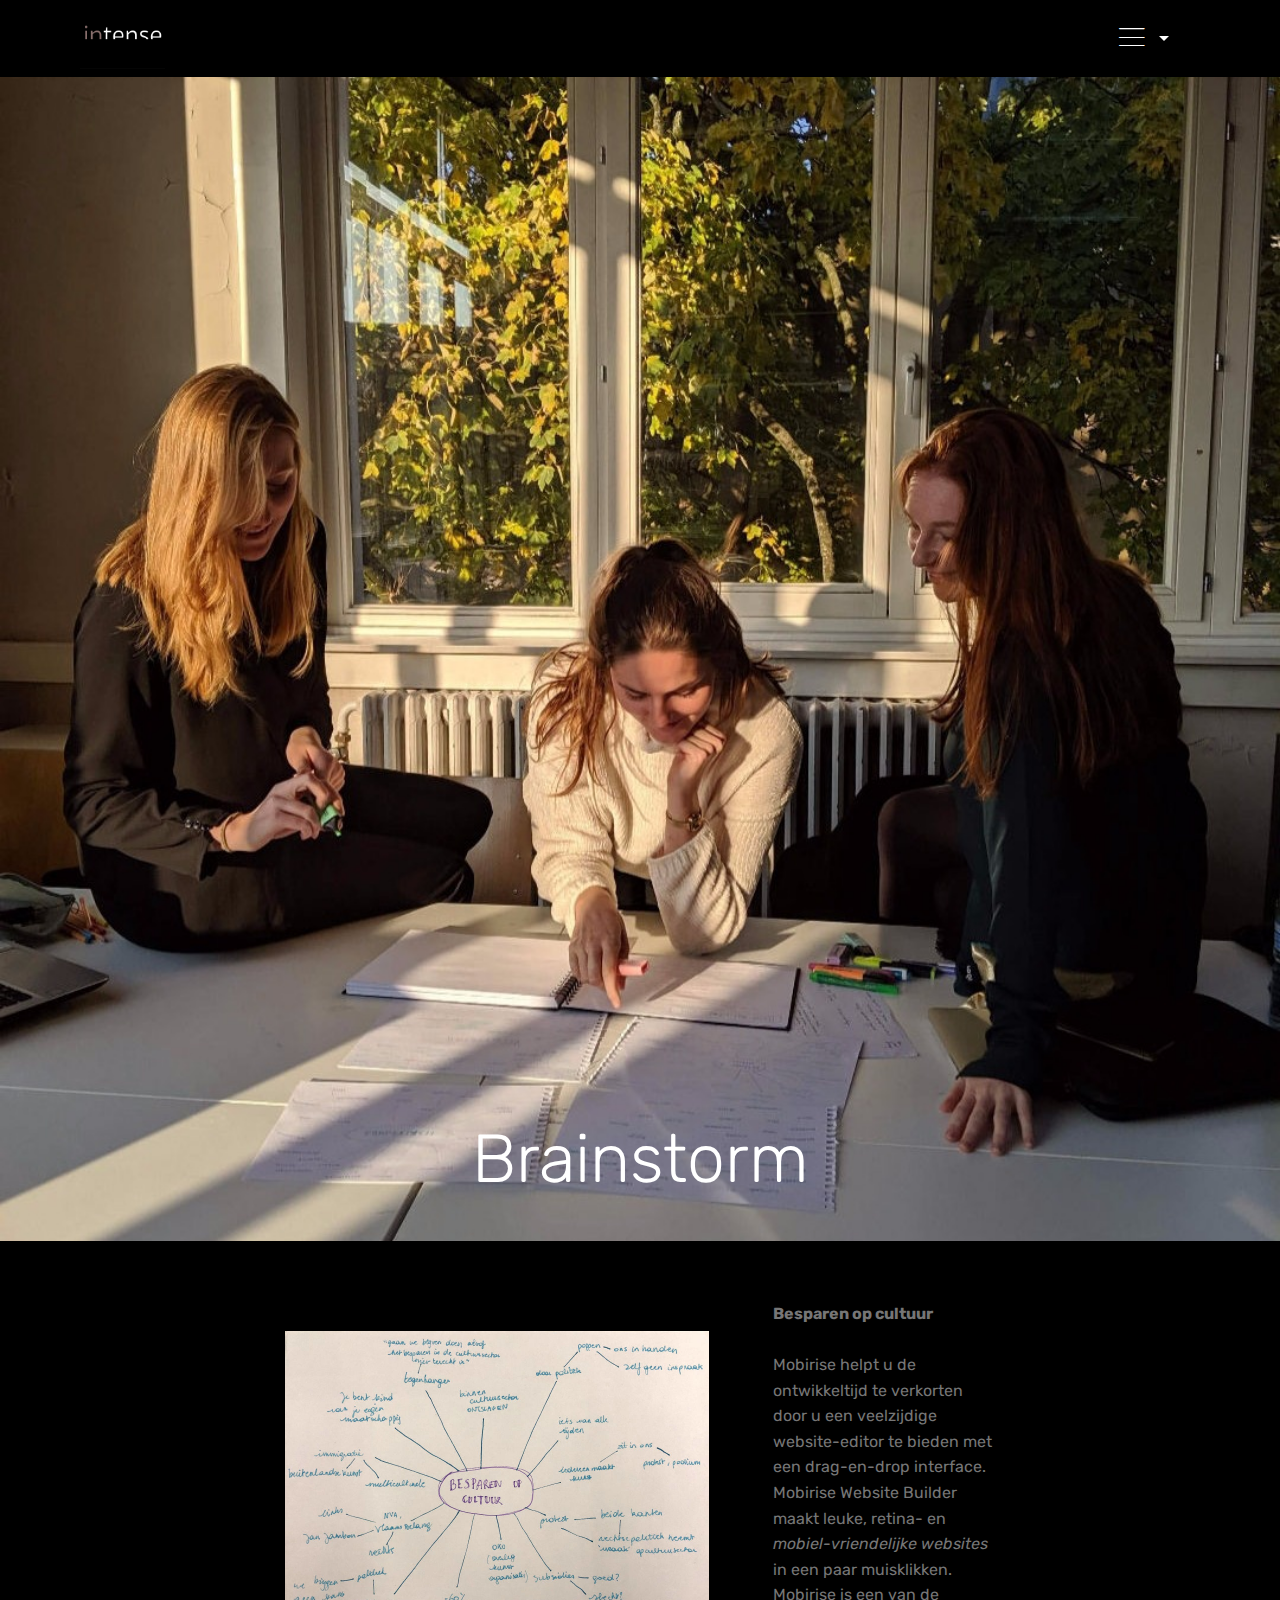
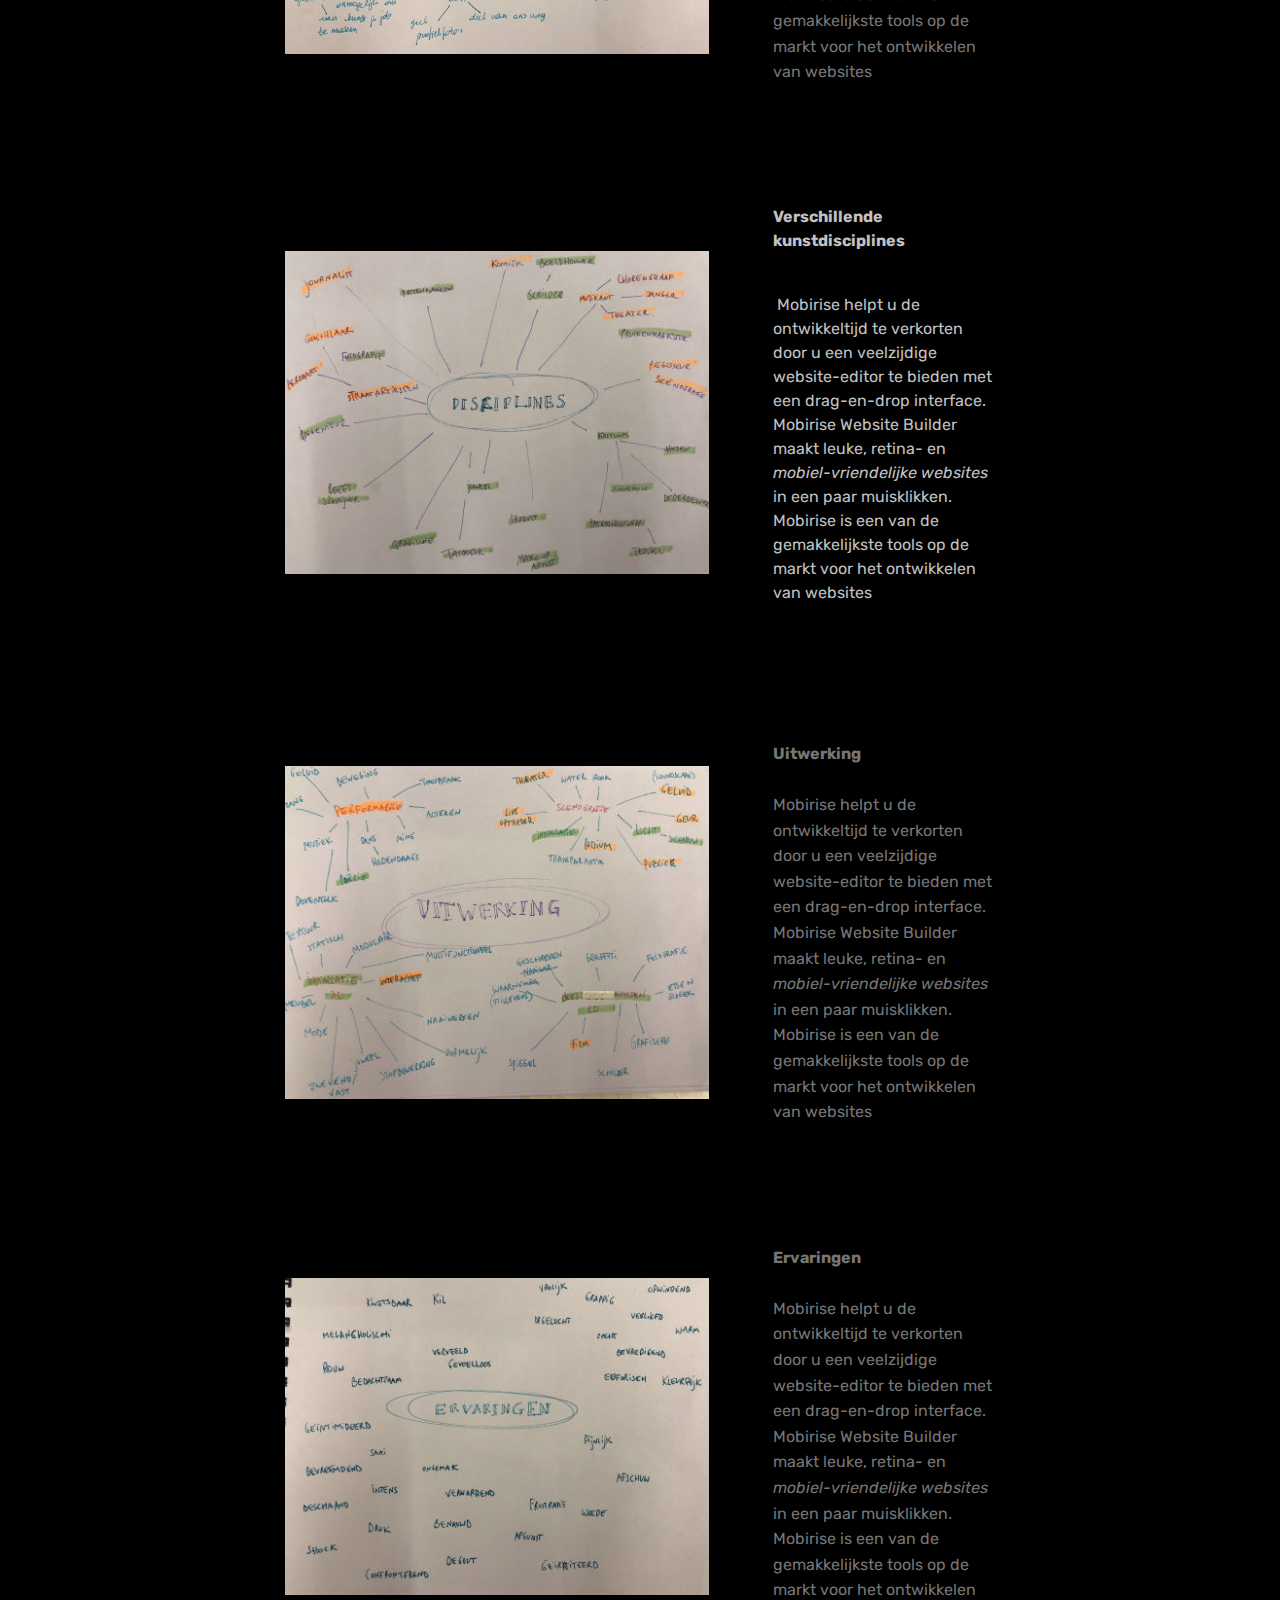
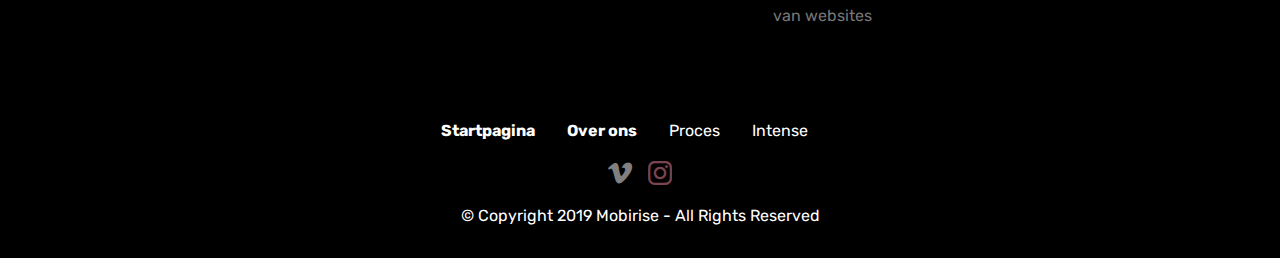
<file: page7.html>
<!DOCTYPE html>
<html  >
<head>
  <!-- Site made with Mobirise Website Builder v4.11.6, https://mobirise.com -->
  <meta charset="UTF-8">
  <meta http-equiv="X-UA-Compatible" content="IE=edge">
  <meta name="generator" content="Mobirise v4.11.6, mobirise.com">
  <meta name="viewport" content="width=device-width, initial-scale=1, minimum-scale=1">
  <link rel="shortcut icon" href="assets/images/m10-logo-intense.2-122x87.png" type="image/x-icon">
  <meta name="description" content="Web Site Builder Description">
  
  <title>brainstorm</title>
  <link rel="stylesheet" href="assets/web/assets/mobirise-icons/mobirise-icons.css">
  <link rel="stylesheet" href="assets/bootstrap/css/bootstrap.min.css">
  <link rel="stylesheet" href="assets/bootstrap/css/bootstrap-grid.min.css">
  <link rel="stylesheet" href="assets/bootstrap/css/bootstrap-reboot.min.css">
  <link rel="stylesheet" href="assets/tether/tether.min.css">
  <link rel="stylesheet" href="assets/dropdown/css/style.css">
  <link rel="stylesheet" href="assets/socicon/css/styles.css">
  <link rel="stylesheet" href="assets/theme/css/style.css">
  <link rel="preload" as="style" href="assets/mobirise/css/mbr-additional.css"><link rel="stylesheet" href="assets/mobirise/css/mbr-additional.css" type="text/css">
  
  
  
</head>
<body>
  <section class="menu cid-rKu2cDdEFH" once="menu" id="menu1-3r">

    

    <nav class="navbar navbar-expand beta-menu navbar-dropdown align-items-center navbar-fixed-top navbar-toggleable-sm">
        <button class="navbar-toggler navbar-toggler-right" type="button" data-toggle="collapse" data-target="#navbarSupportedContent" aria-controls="navbarSupportedContent" aria-expanded="false" aria-label="Toggle navigation">
            <div class="hamburger">
                <span></span>
                <span></span>
                <span></span>
                <span></span>
            </div>
        </button>
        <div class="menu-logo">
            <div class="navbar-brand">
                <span class="navbar-logo">
                    <a href="index.html">
                         <img src="assets/images/m10-logo-intense.2-122x87.png" alt="Mobirise" title="" style="height: 3.8rem;">
                    </a>
                </span>
                
            </div>
        </div>
        <div class="collapse navbar-collapse" id="navbarSupportedContent">
            <ul class="navbar-nav nav-dropdown nav-right" data-app-modern-menu="true"><li class="nav-item dropdown">
                    <a class="nav-link link text-white dropdown-toggle display-4" href="https://mobirise.co" data-toggle="dropdown-submenu" aria-expanded="true"><span class="mbri-menu mbr-iconfont mbr-iconfont-btn"></span>
                        </a><div class="dropdown-menu"><a class="text-white dropdown-item display-4" href="index.html">Startpagina</a><a class="text-white dropdown-item display-4" href="page2.html">Over ons</a><a class="text-white dropdown-item display-4" href="page1.html">Proces</a><a class="text-white dropdown-item display-4" href="page3.html">Intense</a></div>
                </li>
                <li class="nav-item">
                    <a class="nav-link link text-white display-4" href="https://mobirise.co"></a>
                </li></ul>
            
        </div>
    </nav>
</section>

<section class="engine"><a href="https://mobirise.info">Mobirise</a></section><section class="cid-rKsqTWAheS" id="image2-2j">

    

    <figure class="mbr-figure">
        <div class="image-block" style="width: 100%;">
            <img src="assets/images/20191120-1745071-1080x1394.jpeg" alt="Mobirise" title="">
            <figcaption class="mbr-figure-caption mbr-figure-caption-over">
                <div class="pb-5 px-3 mbr-white align-center mbr-fonts-style display-1">
                    Brainstorm</div>
            </figcaption>
        </div>
    </figure>
</section>

<section class="mbr-section content6 cid-rKsr1xCa5t" id="content6-2l">
    
     
    
    <div class="container">
        <div class="media-container-row">
            <div class="col-12 col-md-8">
                <div class="media-container-row">
                    <div class="mbr-figure" style="width: 200%;">
                      <img src="assets/images/img-1835-848x646.jpg" alt="Mobirise" title="">  
                    </div>
                    <div class="media-content">
                        <div class="mbr-section-text">
                            <p class="mbr-text mb-0 mbr-fonts-style display-7"><strong>Besparen op cultuur</strong><br><strong><br></strong>Mobirise helpt u de ontwikkeltijd te verkorten door u een veelzijdige website-editor te bieden met een drag-en-drop interface. Mobirise Website Builder maakt leuke, retina- en <em>mobiel-vriendelijke websites</em> in een paar muisklikken. Mobirise is een van de gemakkelijkste tools  op de markt voor het ontwikkelen van websites
                            </p>
                        </div>
                    </div>
                </div>
            </div>
        </div>
    </div>
</section>

<section class="mbr-section content6 cid-rKst6nOwtb" id="content6-2n">
    
     
    
    <div class="container">
        <div class="media-container-row">
            <div class="col-12 col-md-8">
                <div class="media-container-row">
                    <div class="mbr-figure" style="width: 200%;">
                      <img src="assets/images/img-1836-436x332.jpg" alt="Mobirise" title="">  
                    </div>
                    <div class="media-content">
                        <div class="mbr-section-text">
                            <p class="mbr-text mb-0 mbr-fonts-style display-7"></p><p>
                               <strong>Verschillende kunstdisciplines</strong>&nbsp;&nbsp;&nbsp;&nbsp;</p><br><p>&nbsp;Mobirise helpt u de ontwikkeltijd te verkorten door u een veelzijdige website-editor te bieden met een drag-en-drop interface. Mobirise Website Builder maakt leuke, retina- en <em>mobiel-vriendelijke websites</em> in een paar muisklikken. Mobirise is een van de gemakkelijkste tools  op de markt voor het ontwikkelen van websites
                            </p><p></p>
                        </div>
                    </div>
                </div>
            </div>
        </div>
    </div>
</section>

<section class="mbr-section content6 cid-rKst8EJ7r6" id="content6-2o">
    
     
    
    <div class="container">
        <div class="media-container-row">
            <div class="col-12 col-md-8">
                <div class="media-container-row">
                    <div class="mbr-figure" style="width: 200%;">
                      <img src="assets/images/img-1837-436x342.jpg" alt="Mobirise" title="">  
                    </div>
                    <div class="media-content">
                        <div class="mbr-section-text">
                            <p class="mbr-text mb-0 mbr-fonts-style display-7"><strong>Uitwerking</strong><br><strong><br></strong>Mobirise helpt u de ontwikkeltijd te verkorten door u een veelzijdige website-editor te bieden met een drag-en-drop interface. Mobirise Website Builder maakt leuke, retina- en <em>mobiel-vriendelijke websites</em> in een paar muisklikken. Mobirise is een van de gemakkelijkste tools  op de markt voor het ontwikkelen van websites
                            </p>
                        </div>
                    </div>
                </div>
            </div>
        </div>
    </div>
</section>

<section class="mbr-section content6 cid-rKst9aoR6a" id="content6-2p">
    
     
    
    <div class="container">
        <div class="media-container-row">
            <div class="col-12 col-md-8">
                <div class="media-container-row">
                    <div class="mbr-figure" style="width: 200%;">
                      <img src="assets/images/img-1838-436x326.jpg" alt="Mobirise" title="">  
                    </div>
                    <div class="media-content">
                        <div class="mbr-section-text">
                            <p class="mbr-text mb-0 mbr-fonts-style display-7"><strong>Ervaringen</strong><br><strong><br></strong>Mobirise helpt u de ontwikkeltijd te verkorten door u een veelzijdige website-editor te bieden met een drag-en-drop interface. Mobirise Website Builder maakt leuke, retina- en <em>mobiel-vriendelijke websites</em> in een paar muisklikken. Mobirise is een van de gemakkelijkste tools  op de markt voor het ontwikkelen van websites
                            </p>
                        </div>
                    </div>
                </div>
            </div>
        </div>
    </div>
</section>

<section once="footers" class="cid-rJcr6hrGQt" id="footer7-2h">

    

    

    <div class="container">
        <div class="media-container-row align-center mbr-white">
            <div class="row row-links">
                <ul class="foot-menu">
                    
                    
                    
                    
                    
                <li class="foot-menu-item mbr-fonts-style display-7">
                        <a class="text-white mbr-bold" href="index.html" target="_blank">Startpagina</a>
                    </li><li class="foot-menu-item mbr-fonts-style display-7">
                        <a class="text-white mbr-bold" href="page2.html" target="_blank">Over ons</a>
                    </li><li class="foot-menu-item mbr-fonts-style display-7"><a href="page1.html" class="text-white">Proces</a></li><li class="foot-menu-item mbr-fonts-style display-7"><a href="page3.html" class="text-white">Intense</a></li><li class="foot-menu-item mbr-fonts-style display-7"></li></ul>
            </div>
            <div class="row social-row">
                <div class="social-list align-right pb-2">
                    
                    
                    
                    
                    
                    
                <div class="soc-item">
                        <a href="https://twitter.com/mobirise" target="_blank">
                            <span class="mbr-iconfont mbr-iconfont-social socicon-twitter socicon" style="color: rgb(0, 0, 0); fill: rgb(0, 0, 0);"></span>
                        </a>
                    </div><div class="soc-item">
                        <a href="https://www.facebook.com/pages/Mobirise/1616226671953247" target="_blank">
                            <span class="mbr-iconfont mbr-iconfont-social socicon-facebook socicon" style="color: rgb(0, 0, 0); fill: rgb(0, 0, 0);"></span>
                        </a>
                    </div><div class="soc-item">
                        <a href="https://www.youtube.com/c/mobirise" target="_blank">
                            <span class="mbr-iconfont mbr-iconfont-social socicon-vimeo socicon"></span>
                        </a>
                    </div><div class="soc-item">
                        <a href="https://www.instagram.com/in.tense10/" target="_blank">
                            <span class="mbr-iconfont mbr-iconfont-social socicon-instagram socicon" style="color: rgb(240, 139, 164); fill: rgb(240, 139, 164);"></span>
                        </a>
                    </div><div class="soc-item">
                        <a href="https://plus.google.com/u/0/+Mobirise" target="_blank">
                            <span class="mbr-iconfont mbr-iconfont-social socicon-vimeo socicon" style="color: rgb(0, 0, 0); fill: rgb(0, 0, 0);"></span>
                        </a>
                    </div><div class="soc-item">
                        <a href="https://www.behance.net/Mobirise" target="_blank">
                            <span class="mbr-iconfont mbr-iconfont-social socicon-behance socicon" style="color: rgb(0, 0, 0); fill: rgb(0, 0, 0);"></span>
                        </a>
                    </div></div>
            </div>
            <div class="row row-copirayt">
                <p class="mbr-text mb-0 mbr-fonts-style mbr-white align-center display-7">
                    © Copyright 2019 Mobirise - All Rights Reserved
                </p>
            </div>
        </div>
    </div>
</section>


  <script src="assets/web/assets/jquery/jquery.min.js"></script>
  <script src="assets/popper/popper.min.js"></script>
  <script src="assets/bootstrap/js/bootstrap.min.js"></script>
  <script src="assets/tether/tether.min.js"></script>
  <script src="assets/smoothscroll/smooth-scroll.js"></script>
  <script src="assets/dropdown/js/nav-dropdown.js"></script>
  <script src="assets/dropdown/js/navbar-dropdown.js"></script>
  <script src="assets/touchswipe/jquery.touch-swipe.min.js"></script>
  <script src="assets/theme/js/script.js"></script>
  
  
</body>
</html>
</file>
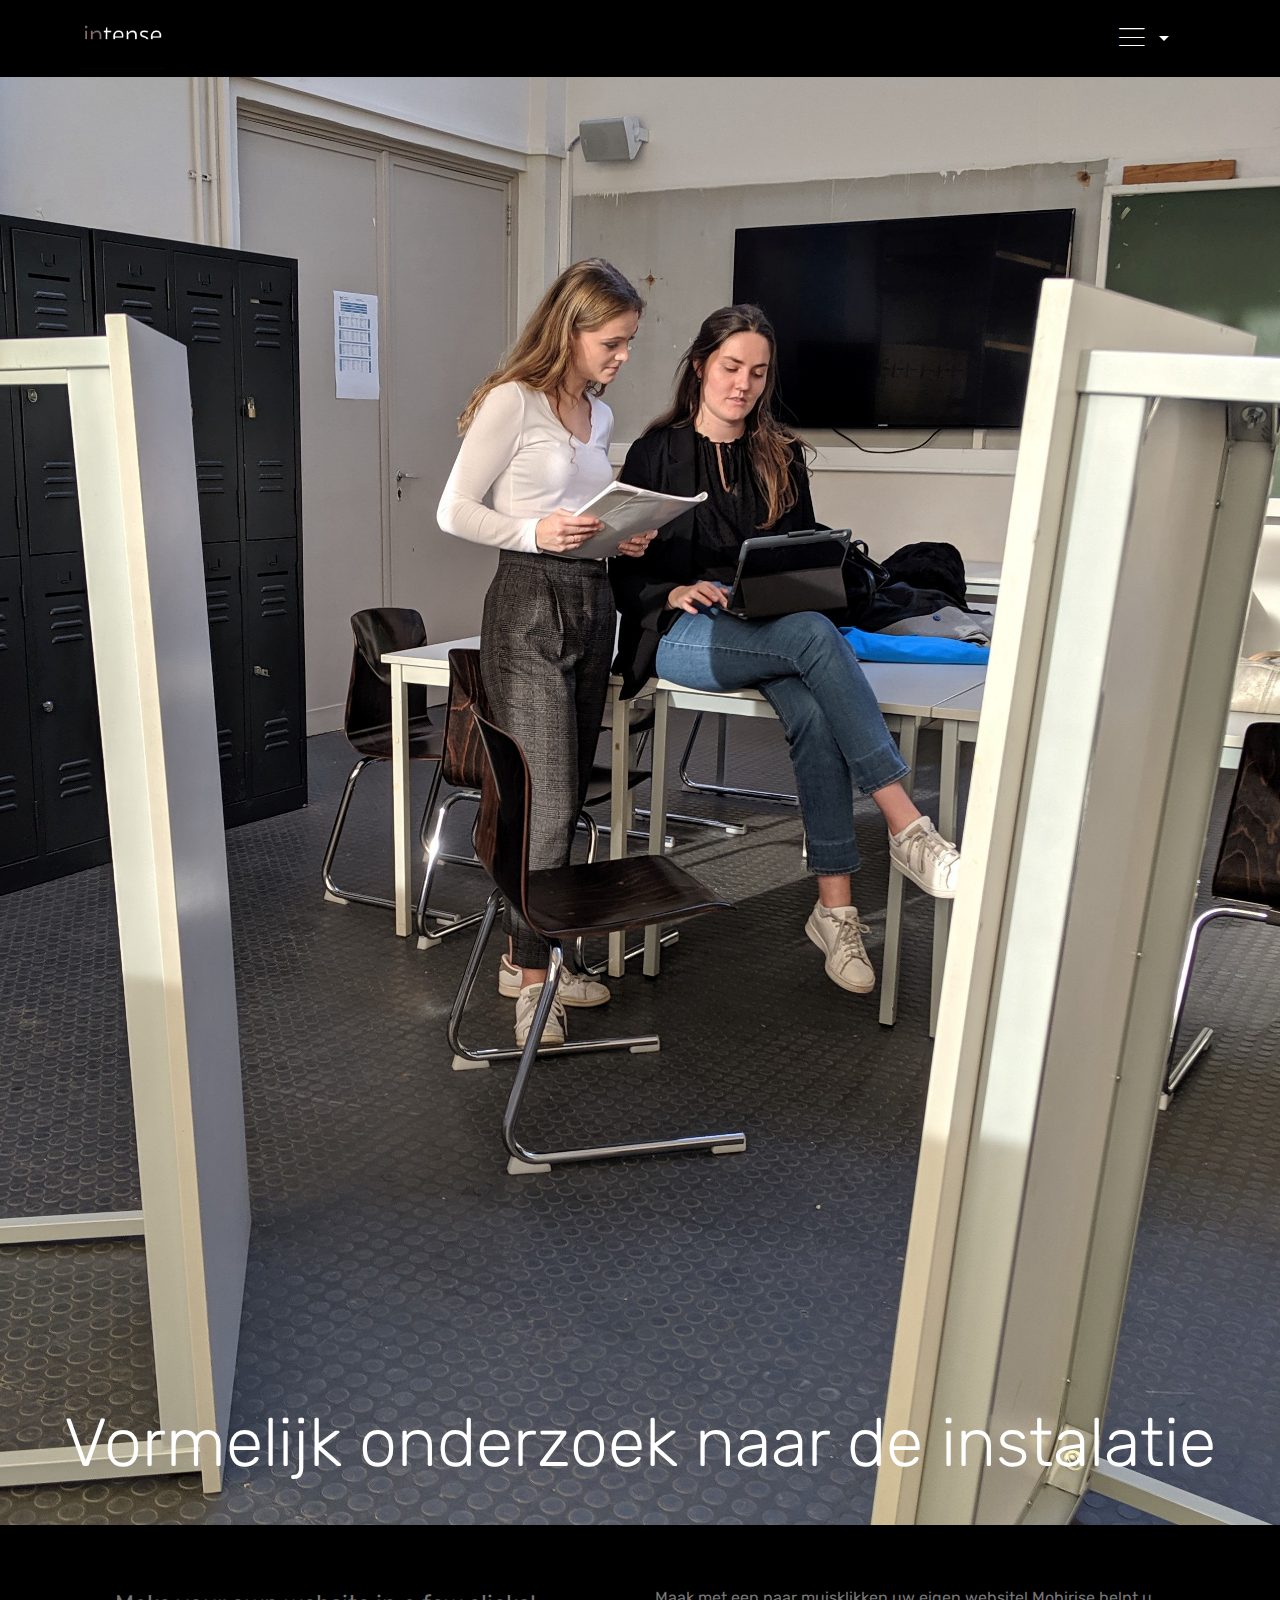
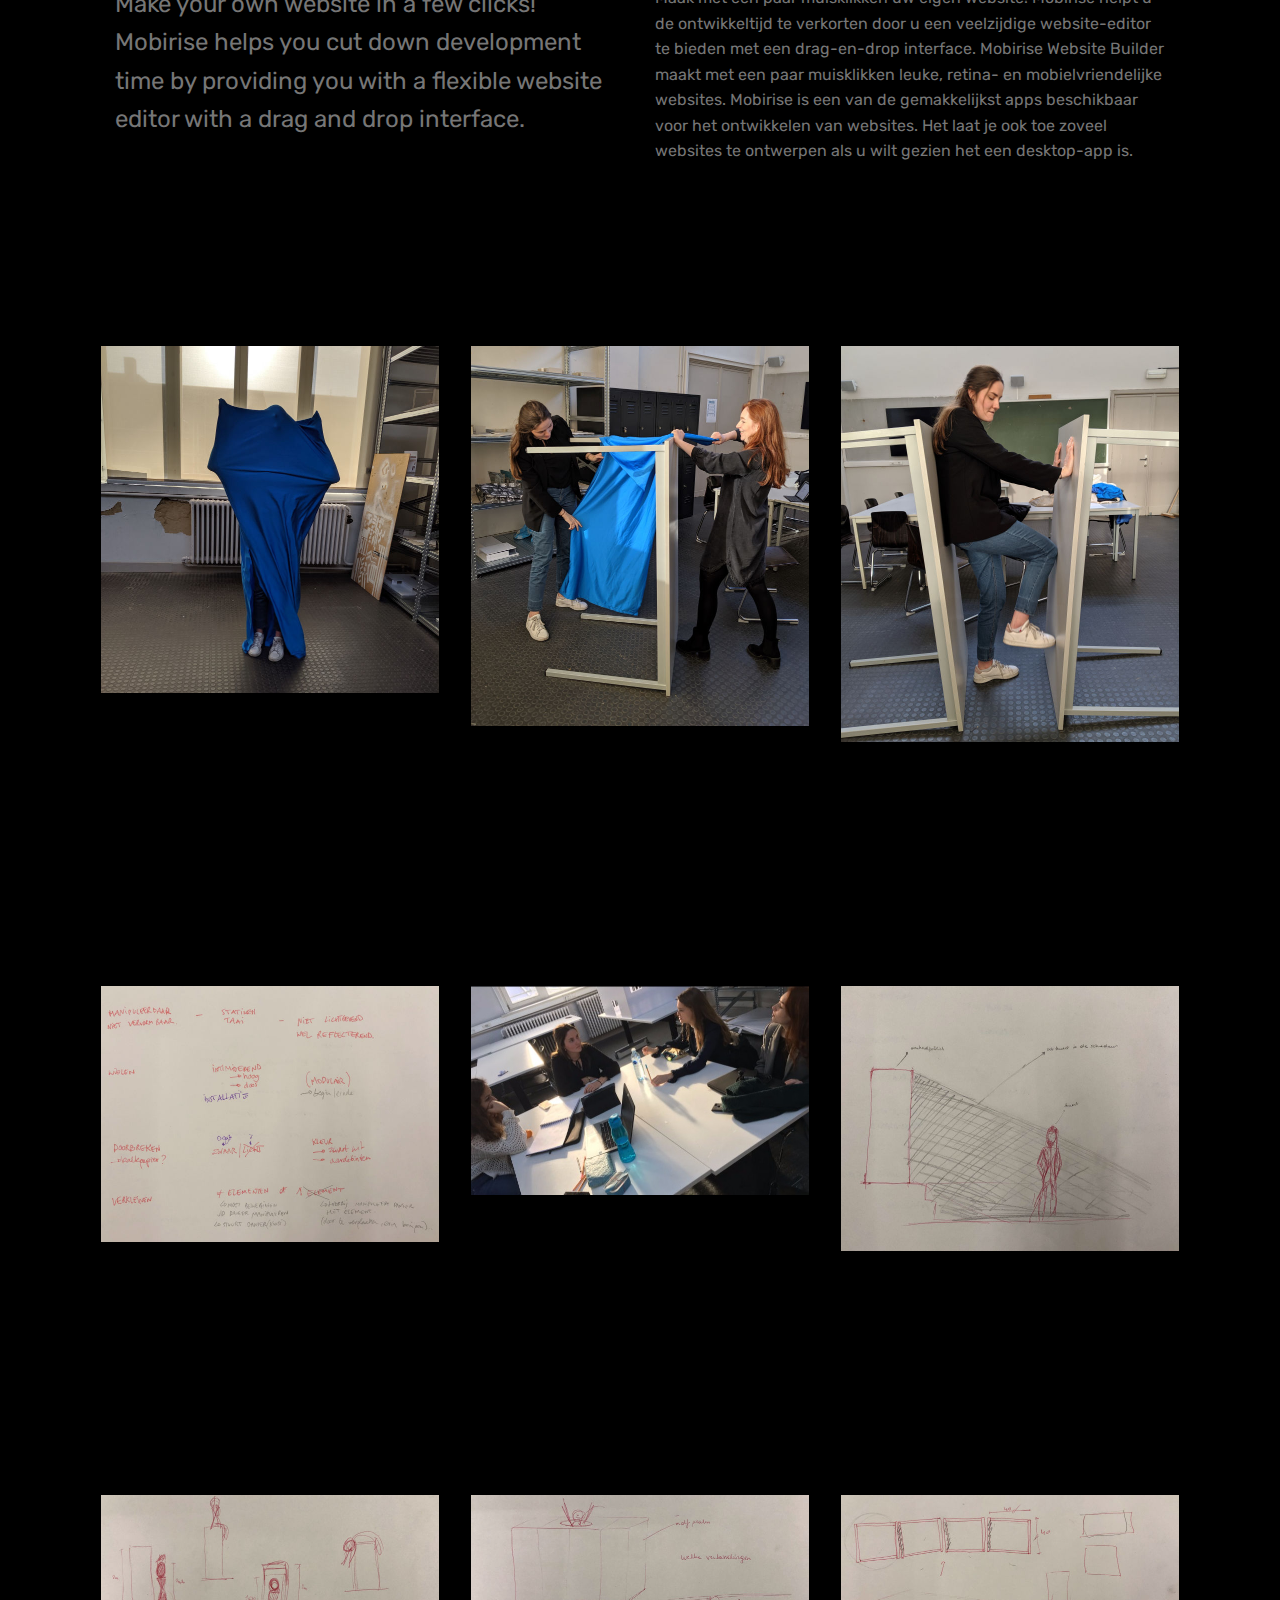
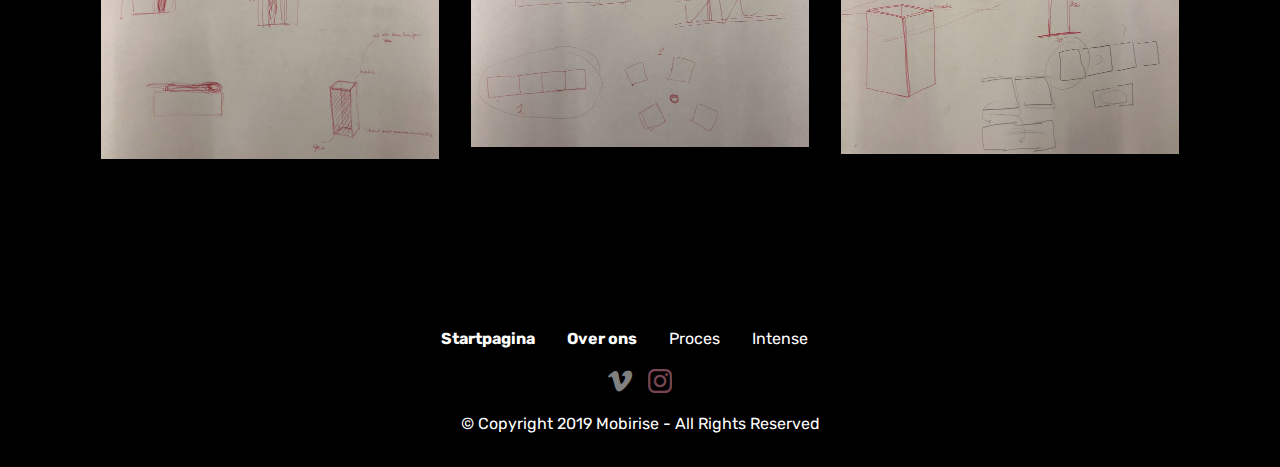
<file: page8.html>
<!DOCTYPE html>
<html  >
<head>
  <!-- Site made with Mobirise Website Builder v4.11.6, https://mobirise.com -->
  <meta charset="UTF-8">
  <meta http-equiv="X-UA-Compatible" content="IE=edge">
  <meta name="generator" content="Mobirise v4.11.6, mobirise.com">
  <meta name="viewport" content="width=device-width, initial-scale=1, minimum-scale=1">
  <link rel="shortcut icon" href="assets/images/m10-logo-intense.2-122x87.png" type="image/x-icon">
  <meta name="description" content="Website Builder Description">
  
  <title>vormelijk onderzoek</title>
  <link rel="stylesheet" href="assets/web/assets/mobirise-icons/mobirise-icons.css">
  <link rel="stylesheet" href="assets/bootstrap/css/bootstrap.min.css">
  <link rel="stylesheet" href="assets/bootstrap/css/bootstrap-grid.min.css">
  <link rel="stylesheet" href="assets/bootstrap/css/bootstrap-reboot.min.css">
  <link rel="stylesheet" href="assets/tether/tether.min.css">
  <link rel="stylesheet" href="assets/dropdown/css/style.css">
  <link rel="stylesheet" href="assets/socicon/css/styles.css">
  <link rel="stylesheet" href="assets/theme/css/style.css">
  <link rel="preload" as="style" href="assets/mobirise/css/mbr-additional.css"><link rel="stylesheet" href="assets/mobirise/css/mbr-additional.css" type="text/css">
  
  
  
</head>
<body>
  <section class="menu cid-rKu2cDdEFH" once="menu" id="menu1-3r">

    

    <nav class="navbar navbar-expand beta-menu navbar-dropdown align-items-center navbar-fixed-top navbar-toggleable-sm">
        <button class="navbar-toggler navbar-toggler-right" type="button" data-toggle="collapse" data-target="#navbarSupportedContent" aria-controls="navbarSupportedContent" aria-expanded="false" aria-label="Toggle navigation">
            <div class="hamburger">
                <span></span>
                <span></span>
                <span></span>
                <span></span>
            </div>
        </button>
        <div class="menu-logo">
            <div class="navbar-brand">
                <span class="navbar-logo">
                    <a href="index.html">
                         <img src="assets/images/m10-logo-intense.2-122x87.png" alt="Mobirise" title="" style="height: 3.8rem;">
                    </a>
                </span>
                
            </div>
        </div>
        <div class="collapse navbar-collapse" id="navbarSupportedContent">
            <ul class="navbar-nav nav-dropdown nav-right" data-app-modern-menu="true"><li class="nav-item dropdown">
                    <a class="nav-link link text-white dropdown-toggle display-4" href="https://mobirise.co" data-toggle="dropdown-submenu" aria-expanded="true"><span class="mbri-menu mbr-iconfont mbr-iconfont-btn"></span>
                        </a><div class="dropdown-menu"><a class="text-white dropdown-item display-4" href="index.html">Startpagina</a><a class="text-white dropdown-item display-4" href="page2.html">Over ons</a><a class="text-white dropdown-item display-4" href="page1.html">Proces</a><a class="text-white dropdown-item display-4" href="page3.html">Intense</a></div>
                </li>
                <li class="nav-item">
                    <a class="nav-link link text-white display-4" href="https://mobirise.co"></a>
                </li></ul>
            
        </div>
    </nav>
</section>

<section class="engine"><a href="https://mobirise.info/m">free website design templates</a></section><section class="cid-rKsvg0tXAP" id="image2-2s">

    

    <figure class="mbr-figure">
        <div class="image-block" style="width: 100%;">
            <img src="assets/images/img-20191129-140023.2-2545x3032.jpg" alt="Mobirise" title="">
            <figcaption class="mbr-figure-caption mbr-figure-caption-over">
                <div class="pb-5 px-3 mbr-white align-center mbr-fonts-style display-1">Vormelijk onderzoek naar de instalatie</div>
            </figcaption>
        </div>
    </figure>
</section>

<section class="mbr-section article content3 cid-rKswoYRBRc" id="content3-2t">
      
     

    <div class="container">
        <div class="media-container-row">
            <div class="row col-12 col-md-12">
                <div class="col-12 mbr-text mbr-fonts-style col-md-6 display-5">
                     <p>Make your own website in a few clicks! Mobirise helps you cut down development time by providing you with a flexible website editor with a drag and drop interface.</p>
                </div>
                <div class="col-12 mbr-text mbr-fonts-style display-7 col-md-6">
                     <p>Maak met een paar muisklikken uw eigen website! Mobirise helpt u de ontwikkeltijd te verkorten door u een veelzijdige website-editor te bieden met een drag-en-drop interface. Mobirise Website Builder maakt met een paar muisklikken leuke, retina- en mobielvriendelijke websites. Mobirise is een van de gemakkelijkst apps beschikbaar voor het ontwikkelen van websites. Het laat je ook toe zoveel websites te ontwerpen als u wilt gezien het een desktop-app is.</p>
                </div>
                
            </div>
        </div>
    </div>
</section>

<section class="features2 cid-rKsws0ZUMB" id="features2-2u">

    

    
    
    <div class="container">
        <div class="media-container-row">
            <div class="card p-3 col-12 col-md-6 col-lg-4">
                <div class="card-wrapper">
                    <div class="card-img">
                        <img src="assets/images/img-20191129-132708.2-676x693.jpg" alt="Mobirise" title="">
                    </div>
                    <div class="card-box">
                        
                        
                    </div>
                </div>
            </div>

            <div class="card p-3 col-12 col-md-6 col-lg-4">
                <div class="card-wrapper">
                    <div class="card-img">
                        <img src="assets/images/img-20191129-140110.2-676x759.jpg" alt="Mobirise" title="">
                    </div>
                    <div class="card-box ">
                        
                        
                    </div>
                </div>
            </div>

            <div class="card p-3 col-12 col-md-6 col-lg-4">
                <div class="card-wrapper">
                    <div class="card-img">
                        <img src="assets/images/img-20191129-135412.2-676x792.jpg" alt="Mobirise" title="">
                    </div>
                    <div class="card-box">
                        
                        
                    </div>
                </div>
            </div>

            
        </div>
    </div>
</section>

<section class="features2 cid-rKswttCA5i" id="features2-2v">

    

    
    
    <div class="container">
        <div class="media-container-row">
            <div class="card p-3 col-12 col-md-6 col-lg-4">
                <div class="card-wrapper">
                    <div class="card-img">
                        <img src="assets/images/img-1839-676x512.jpg" alt="Mobirise" title="">
                    </div>
                    <div class="card-box">
                        
                        
                    </div>
                </div>
            </div>

            <div class="card p-3 col-12 col-md-6 col-lg-4">
                <div class="card-wrapper">
                    <div class="card-img">
                        <img src="assets/images/img-907-676x507.jpeg" alt="Mobirise" title="">
                    </div>
                    <div class="card-box ">
                        
                        
                    </div>
                </div>
            </div>

            <div class="card p-3 col-12 col-md-6 col-lg-4">
                <div class="card-wrapper">
                    <div class="card-img">
                        <img src="assets/images/img-1840-676x530.jpg" alt="Mobirise" title="">
                    </div>
                    <div class="card-box">
                        
                        
                    </div>
                </div>
            </div>

            
        </div>
    </div>
</section>

<section class="features2 cid-rKswu6UrAA" id="features2-2w">

    

    
    
    <div class="container">
        <div class="media-container-row">
            <div class="card p-3 col-12 col-md-6 col-lg-4">
                <div class="card-wrapper">
                    <div class="card-img">
                        <img src="assets/images/img-1841-676x528.jpg" alt="Mobirise" title="">
                    </div>
                    <div class="card-box">
                        
                        
                    </div>
                </div>
            </div>

            <div class="card p-3 col-12 col-md-6 col-lg-4">
                <div class="card-wrapper">
                    <div class="card-img">
                        <img src="assets/images/img-1842-676x503.jpg" alt="Mobirise" title="">
                    </div>
                    <div class="card-box ">
                        
                        
                    </div>
                </div>
            </div>

            <div class="card p-3 col-12 col-md-6 col-lg-4">
                <div class="card-wrapper">
                    <div class="card-img">
                        <img src="assets/images/img-1844-676x517.jpg" alt="Mobirise" title="">
                    </div>
                    <div class="card-box">
                        
                        
                    </div>
                </div>
            </div>

            
        </div>
    </div>
</section>

<section once="footers" class="cid-rJcr6hrGQt" id="footer7-2r">

    

    

    <div class="container">
        <div class="media-container-row align-center mbr-white">
            <div class="row row-links">
                <ul class="foot-menu">
                    
                    
                    
                    
                    
                <li class="foot-menu-item mbr-fonts-style display-7">
                        <a class="text-white mbr-bold" href="index.html" target="_blank">Startpagina</a>
                    </li><li class="foot-menu-item mbr-fonts-style display-7">
                        <a class="text-white mbr-bold" href="page2.html" target="_blank">Over ons</a>
                    </li><li class="foot-menu-item mbr-fonts-style display-7"><a href="page1.html" class="text-white">Proces</a></li><li class="foot-menu-item mbr-fonts-style display-7"><a href="page3.html" class="text-white">Intense</a></li><li class="foot-menu-item mbr-fonts-style display-7"></li></ul>
            </div>
            <div class="row social-row">
                <div class="social-list align-right pb-2">
                    
                    
                    
                    
                    
                    
                <div class="soc-item">
                        <a href="https://twitter.com/mobirise" target="_blank">
                            <span class="mbr-iconfont mbr-iconfont-social socicon-twitter socicon" style="color: rgb(0, 0, 0); fill: rgb(0, 0, 0);"></span>
                        </a>
                    </div><div class="soc-item">
                        <a href="https://www.facebook.com/pages/Mobirise/1616226671953247" target="_blank">
                            <span class="mbr-iconfont mbr-iconfont-social socicon-facebook socicon" style="color: rgb(0, 0, 0); fill: rgb(0, 0, 0);"></span>
                        </a>
                    </div><div class="soc-item">
                        <a href="https://www.youtube.com/c/mobirise" target="_blank">
                            <span class="mbr-iconfont mbr-iconfont-social socicon-vimeo socicon"></span>
                        </a>
                    </div><div class="soc-item">
                        <a href="https://www.instagram.com/in.tense10/" target="_blank">
                            <span class="mbr-iconfont mbr-iconfont-social socicon-instagram socicon" style="color: rgb(240, 139, 164); fill: rgb(240, 139, 164);"></span>
                        </a>
                    </div><div class="soc-item">
                        <a href="https://plus.google.com/u/0/+Mobirise" target="_blank">
                            <span class="mbr-iconfont mbr-iconfont-social socicon-vimeo socicon" style="color: rgb(0, 0, 0); fill: rgb(0, 0, 0);"></span>
                        </a>
                    </div><div class="soc-item">
                        <a href="https://www.behance.net/Mobirise" target="_blank">
                            <span class="mbr-iconfont mbr-iconfont-social socicon-behance socicon" style="color: rgb(0, 0, 0); fill: rgb(0, 0, 0);"></span>
                        </a>
                    </div></div>
            </div>
            <div class="row row-copirayt">
                <p class="mbr-text mb-0 mbr-fonts-style mbr-white align-center display-7">
                    © Copyright 2019 Mobirise - All Rights Reserved
                </p>
            </div>
        </div>
    </div>
</section>


  <script src="assets/web/assets/jquery/jquery.min.js"></script>
  <script src="assets/popper/popper.min.js"></script>
  <script src="assets/bootstrap/js/bootstrap.min.js"></script>
  <script src="assets/tether/tether.min.js"></script>
  <script src="assets/smoothscroll/smooth-scroll.js"></script>
  <script src="assets/dropdown/js/nav-dropdown.js"></script>
  <script src="assets/dropdown/js/navbar-dropdown.js"></script>
  <script src="assets/touchswipe/jquery.touch-swipe.min.js"></script>
  <script src="assets/theme/js/script.js"></script>
  
  
</body>
</html>
</file>
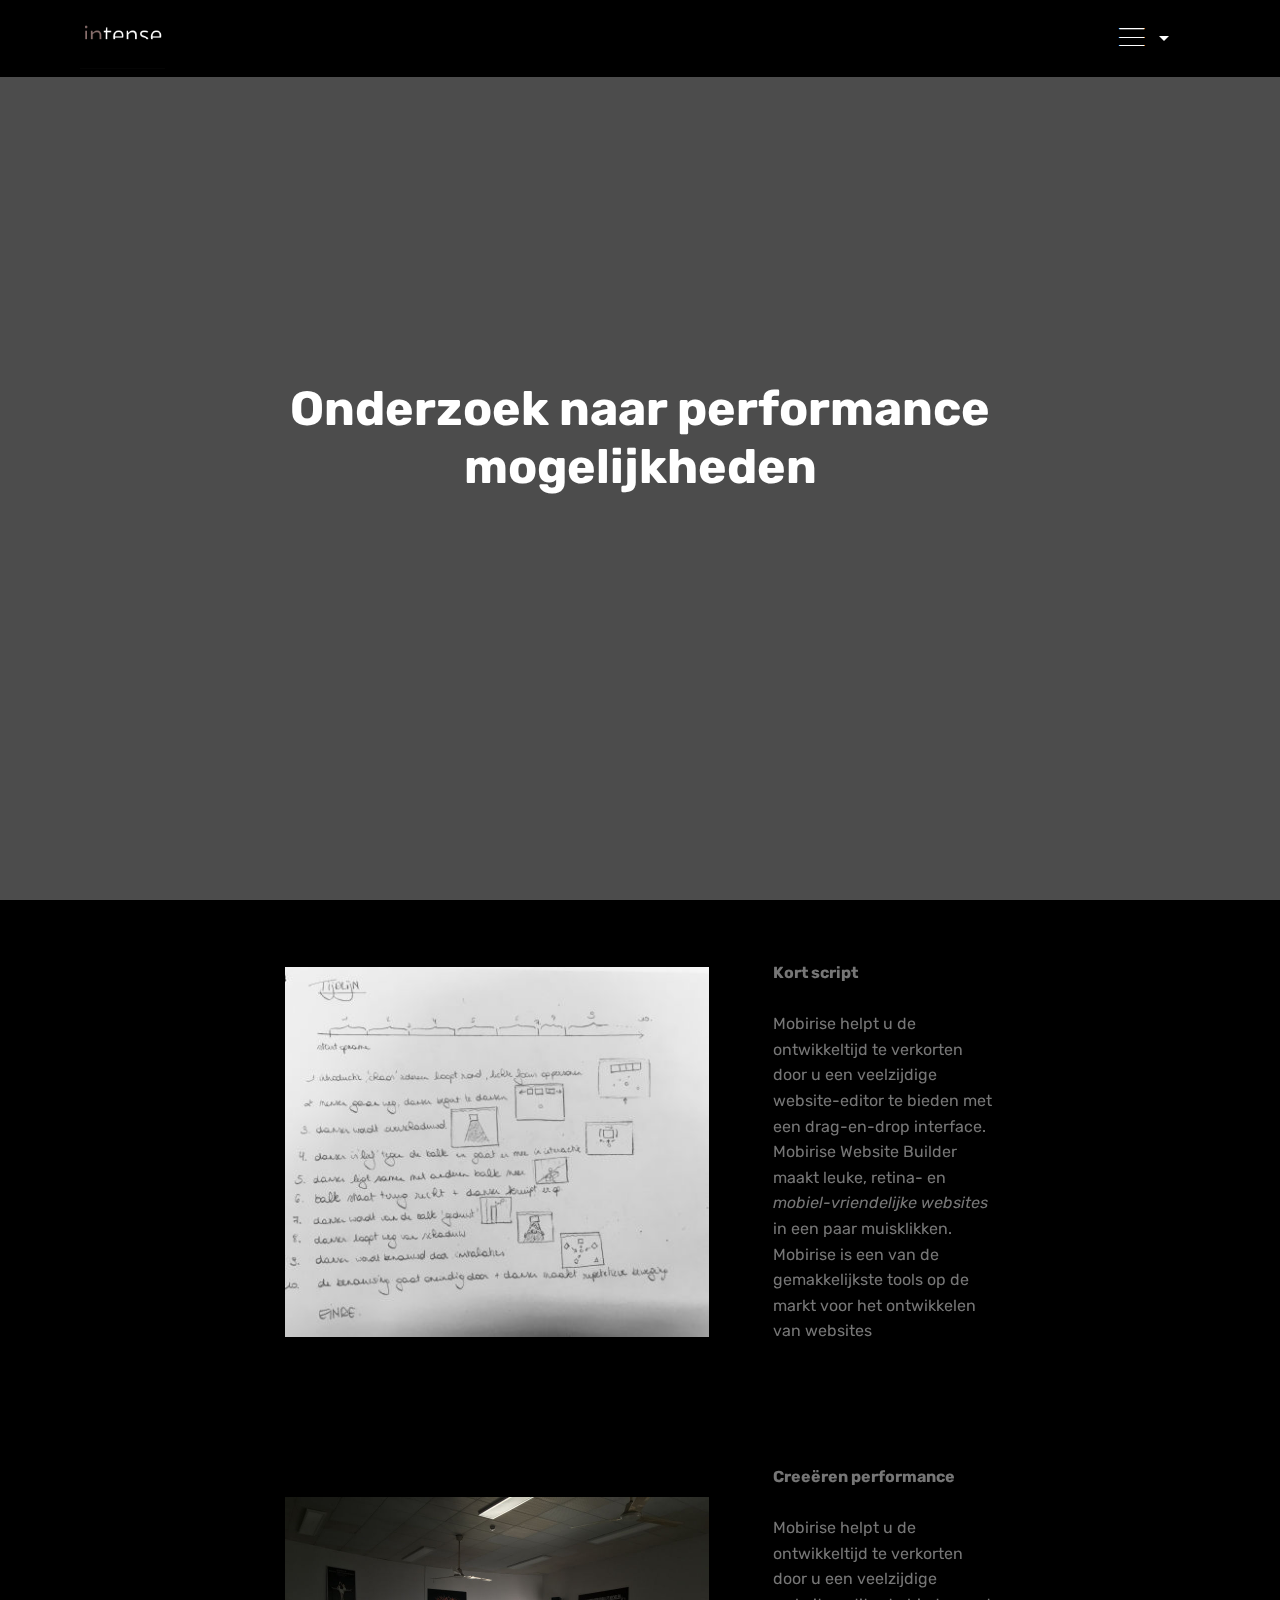
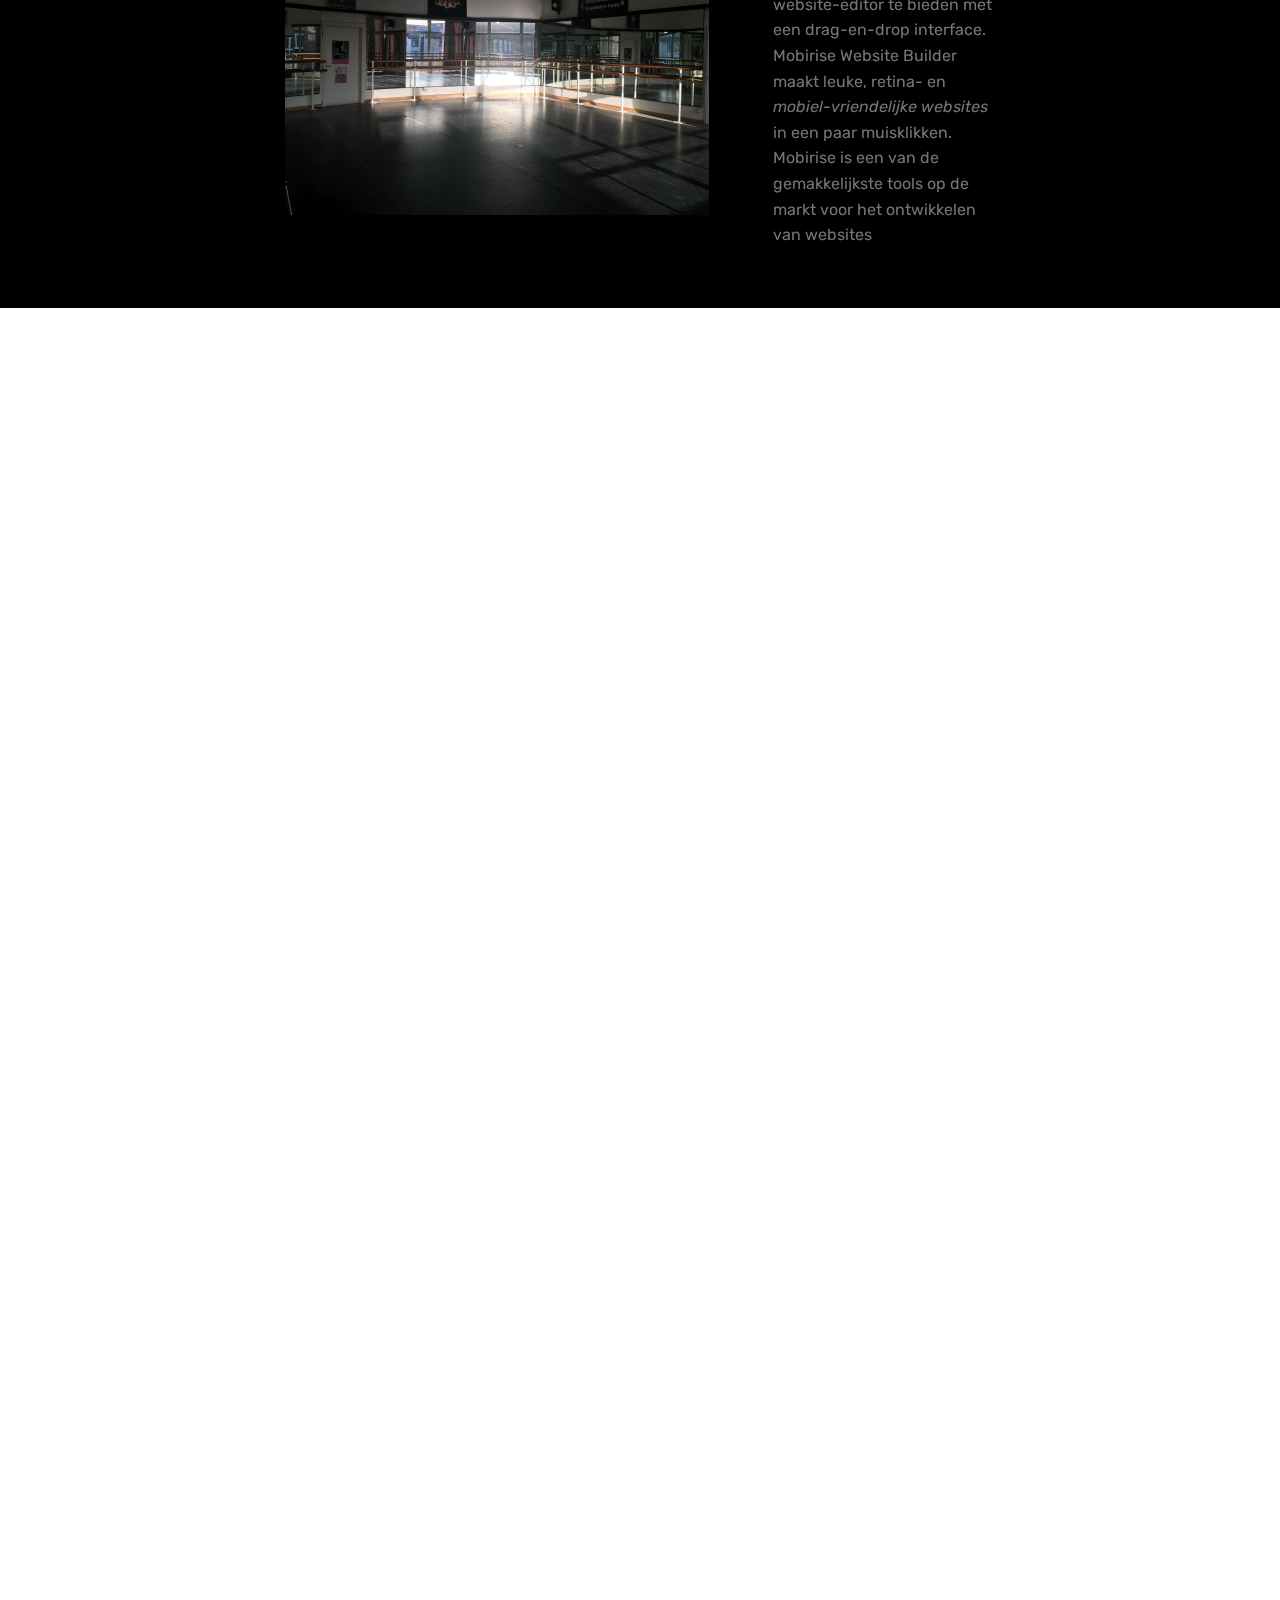
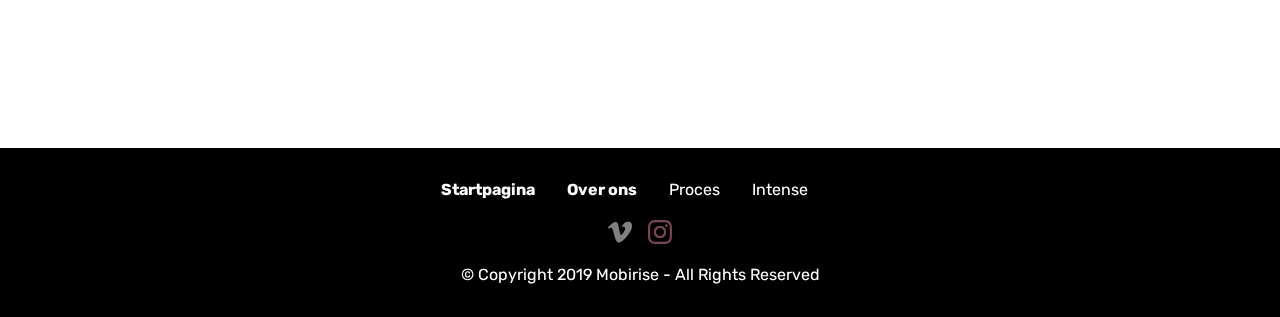
<file: page9.html>
<!DOCTYPE html>
<html  >
<head>
  <!-- Site made with Mobirise Website Builder v4.11.6, https://mobirise.com -->
  <meta charset="UTF-8">
  <meta http-equiv="X-UA-Compatible" content="IE=edge">
  <meta name="generator" content="Mobirise v4.11.6, mobirise.com">
  <meta name="viewport" content="width=device-width, initial-scale=1, minimum-scale=1">
  <link rel="shortcut icon" href="assets/images/m10-logo-intense.2-122x87.png" type="image/x-icon">
  <meta name="description" content="Website Builder Description">
  
  <title>onderzoek naar performance mogelijkheden</title>
  <link rel="stylesheet" href="assets/web/assets/mobirise-icons/mobirise-icons.css">
  <link rel="stylesheet" href="assets/bootstrap/css/bootstrap.min.css">
  <link rel="stylesheet" href="assets/bootstrap/css/bootstrap-grid.min.css">
  <link rel="stylesheet" href="assets/bootstrap/css/bootstrap-reboot.min.css">
  <link rel="stylesheet" href="assets/socicon/css/styles.css">
  <link rel="stylesheet" href="assets/tether/tether.min.css">
  <link rel="stylesheet" href="assets/dropdown/css/style.css">
  <link rel="stylesheet" href="assets/theme/css/style.css">
  <link rel="preload" as="style" href="assets/mobirise/css/mbr-additional.css"><link rel="stylesheet" href="assets/mobirise/css/mbr-additional.css" type="text/css">
  
  
  
</head>
<body>
  <section class="menu cid-rKu2cDdEFH" once="menu" id="menu1-3r">

    

    <nav class="navbar navbar-expand beta-menu navbar-dropdown align-items-center navbar-fixed-top navbar-toggleable-sm">
        <button class="navbar-toggler navbar-toggler-right" type="button" data-toggle="collapse" data-target="#navbarSupportedContent" aria-controls="navbarSupportedContent" aria-expanded="false" aria-label="Toggle navigation">
            <div class="hamburger">
                <span></span>
                <span></span>
                <span></span>
                <span></span>
            </div>
        </button>
        <div class="menu-logo">
            <div class="navbar-brand">
                <span class="navbar-logo">
                    <a href="index.html">
                         <img src="assets/images/m10-logo-intense.2-122x87.png" alt="Mobirise" title="" style="height: 3.8rem;">
                    </a>
                </span>
                
            </div>
        </div>
        <div class="collapse navbar-collapse" id="navbarSupportedContent">
            <ul class="navbar-nav nav-dropdown nav-right" data-app-modern-menu="true"><li class="nav-item dropdown">
                    <a class="nav-link link text-white dropdown-toggle display-4" href="https://mobirise.co" data-toggle="dropdown-submenu" aria-expanded="true"><span class="mbri-menu mbr-iconfont mbr-iconfont-btn"></span>
                        </a><div class="dropdown-menu"><a class="text-white dropdown-item display-4" href="index.html">Startpagina</a><a class="text-white dropdown-item display-4" href="page2.html">Over ons</a><a class="text-white dropdown-item display-4" href="page1.html">Proces</a><a class="text-white dropdown-item display-4" href="page3.html">Intense</a></div>
                </li>
                <li class="nav-item">
                    <a class="nav-link link text-white display-4" href="https://mobirise.co"></a>
                </li></ul>
            
        </div>
    </nav>
</section>

<section class="engine"><a href="https://mobirise.info/j">website templates</a></section><section class="header6 cid-rKtRUGzbFS mbr-fullscreen" data-bg-video="https://vimeo.com/378979175" id="header6-3e">

    

    <div class="mbr-overlay" style="opacity: 0.8; background-color: rgb(35, 35, 35);">
    </div>

    <div class="container">
        <div class="row justify-content-md-center">
            <div class="mbr-white col-md-10">
                <h1 class="mbr-section-title align-center mbr-bold pb-3 mbr-fonts-style display-2">Onderzoek naar performance mogelijkheden</h1>
                
                
            </div>
        </div>
    </div>

    
</section>

<section class="mbr-section content6 cid-rKtVkLAmkA" id="content6-3f">
    
     
    
    <div class="container">
        <div class="media-container-row">
            <div class="col-12 col-md-8">
                <div class="media-container-row">
                    <div class="mbr-figure" style="width: 200%;">
                      <img src="assets/images/img-8971-436x380.jpg" alt="Mobirise" title="">  
                    </div>
                    <div class="media-content">
                        <div class="mbr-section-text">
                            <p class="mbr-text mb-0 mbr-fonts-style display-7"><strong>Kort script</strong><br><strong><br></strong>Mobirise helpt u de ontwikkeltijd te verkorten door u een veelzijdige website-editor te bieden met een drag-en-drop interface. Mobirise Website Builder maakt leuke, retina- en <em>mobiel-vriendelijke websites</em> in een paar muisklikken. Mobirise is een van de gemakkelijkste tools  op de markt voor het ontwikkelen van websites
                            </p>
                        </div>
                    </div>
                </div>
            </div>
        </div>
    </div>
</section>

<section class="mbr-section content6 cid-rKtVlMkiHw" id="content6-3g">
    
     
    
    <div class="container">
        <div class="media-container-row">
            <div class="col-12 col-md-8">
                <div class="media-container-row">
                    <div class="mbr-figure" style="width: 200%;">
                      <img src="assets/images/img-9003-848x636.jpg" alt="Mobirise" title="">  
                    </div>
                    <div class="media-content">
                        <div class="mbr-section-text">
                            <p class="mbr-text mb-0 mbr-fonts-style display-7"><strong>Creeëren performance</strong><br><strong><br></strong>Mobirise helpt u de ontwikkeltijd te verkorten door u een veelzijdige website-editor te bieden met een drag-en-drop interface. Mobirise Website Builder maakt leuke, retina- en <em>mobiel-vriendelijke websites</em> in een paar muisklikken. Mobirise is een van de gemakkelijkste tools  op de markt voor het ontwikkelen van websites
                            </p>
                        </div>
                    </div>
                </div>
            </div>
        </div>
    </div>
</section>

<section class="cid-rL6Tuadjqr" id="video2-3u">

    
    
    <figure class="mbr-figure align-center">
        <div class="video-block" style="width: 100%;">
            <div><iframe class="mbr-embedded-video" src="https://player.vimeo.com/video/380476184?autoplay=0&amp;loop=0" width="1280" height="720" frameborder="0" allowfullscreen></iframe></div>
        </div>
    </figure>
</section>

<section class="cid-rL6ToFZWpv" id="video2-3t">

    
    
    <figure class="mbr-figure align-center">
        <div class="video-block" style="width: 100%;">
            <div><iframe class="mbr-embedded-video" src="https://player.vimeo.com/video/380497579?autoplay=0&amp;loop=0" width="1280" height="720" frameborder="0" allowfullscreen></iframe></div>
        </div>
    </figure>
</section>

<section once="footers" class="cid-rKtMZXkqvy" id="footer7-3a">

    

    

    <div class="container">
        <div class="media-container-row align-center mbr-white">
            <div class="row row-links">
                <ul class="foot-menu">
                    
                    
                    
                    
                    
                <li class="foot-menu-item mbr-fonts-style display-7">
                        <a class="text-white mbr-bold" href="index.html" target="_blank">Startpagina</a>
                    </li><li class="foot-menu-item mbr-fonts-style display-7">
                        <a class="text-white mbr-bold" href="page2.html" target="_blank">Over ons</a>
                    </li><li class="foot-menu-item mbr-fonts-style display-7"><a href="page1.html" class="text-white">Proces</a></li><li class="foot-menu-item mbr-fonts-style display-7"><a href="page3.html" class="text-white">Intense</a></li><li class="foot-menu-item mbr-fonts-style display-7"></li></ul>
            </div>
            <div class="row social-row">
                <div class="social-list align-right pb-2">
                    
                    
                    
                    
                    
                    
                <div class="soc-item">
                        <a href="https://twitter.com/mobirise" target="_blank">
                            <span class="mbr-iconfont mbr-iconfont-social socicon-twitter socicon" style="color: rgb(0, 0, 0); fill: rgb(0, 0, 0);"></span>
                        </a>
                    </div><div class="soc-item">
                        <a href="https://www.facebook.com/pages/Mobirise/1616226671953247" target="_blank">
                            <span class="mbr-iconfont mbr-iconfont-social socicon-facebook socicon" style="color: rgb(0, 0, 0); fill: rgb(0, 0, 0);"></span>
                        </a>
                    </div><div class="soc-item">
                        <a href="https://www.youtube.com/c/mobirise" target="_blank">
                            <span class="mbr-iconfont mbr-iconfont-social socicon-vimeo socicon"></span>
                        </a>
                    </div><div class="soc-item">
                        <a href="https://www.instagram.com/in.tense10/" target="_blank">
                            <span class="mbr-iconfont mbr-iconfont-social socicon-instagram socicon" style="color: rgb(240, 139, 164); fill: rgb(240, 139, 164);"></span>
                        </a>
                    </div><div class="soc-item">
                        <a href="https://plus.google.com/u/0/+Mobirise" target="_blank">
                            <span class="mbr-iconfont mbr-iconfont-social socicon-vimeo socicon" style="color: rgb(0, 0, 0); fill: rgb(0, 0, 0);"></span>
                        </a>
                    </div><div class="soc-item">
                        <a href="https://www.behance.net/Mobirise" target="_blank">
                            <span class="mbr-iconfont mbr-iconfont-social socicon-behance socicon" style="color: rgb(0, 0, 0); fill: rgb(0, 0, 0);"></span>
                        </a>
                    </div></div>
            </div>
            <div class="row row-copirayt">
                <p class="mbr-text mb-0 mbr-fonts-style mbr-white align-center display-7">
                    © Copyright 2019 Mobirise - All Rights Reserved
                </p>
            </div>
        </div>
    </div>
</section>


  <script src="assets/web/assets/jquery/jquery.min.js"></script>
  <script src="assets/popper/popper.min.js"></script>
  <script src="assets/bootstrap/js/bootstrap.min.js"></script>
  <script src="assets/smoothscroll/smooth-scroll.js"></script>
  <script src="assets/tether/tether.min.js"></script>
  <script src="assets/vimeoplayer/jquery.mb.vimeo_player.js"></script>
  <script src="assets/dropdown/js/nav-dropdown.js"></script>
  <script src="assets/dropdown/js/navbar-dropdown.js"></script>
  <script src="assets/touchswipe/jquery.touch-swipe.min.js"></script>
  <script src="assets/ytplayer/jquery.mb.ytplayer.min.js"></script>
  <script src="assets/theme/js/script.js"></script>
  
  
</body>
</html>
</file>
<file: assets/web/assets/mobirise-icons/mobirise-icons.css>
@font-face {
  font-family: 'MobiriseIcons';
  src:  url('mobirise-icons.eot?spat4u');
  src:  url('mobirise-icons.eot?spat4u#iefix') format('embedded-opentype'),
    url('mobirise-icons.ttf?spat4u') format('truetype'),
    url('mobirise-icons.woff?spat4u') format('woff'),
    url('mobirise-icons.svg?spat4u#MobiriseIcons') format('svg');
  font-weight: normal;
  font-style: normal;
  font-display: swap;
}

[class^="mbri-"], [class*=" mbri-"] {
  /* use !important to prevent issues with browser extensions that change fonts */
  font-family: MobiriseIcons !important;
  speak: none;
  font-style: normal;
  font-weight: normal;
  font-variant: normal;
  text-transform: none;
  line-height: 1;

  /* Better Font Rendering =========== */
  -webkit-font-smoothing: antialiased;
  -moz-osx-font-smoothing: grayscale;
}

.mbri-add-submenu:before {
  content: "\e900";
}
.mbri-alert:before {
  content: "\e901";
}
.mbri-align-center:before {
  content: "\e902";
}
.mbri-align-justify:before {
  content: "\e903";
}
.mbri-align-left:before {
  content: "\e904";
}
.mbri-align-right:before {
  content: "\e905";
}
.mbri-android:before {
  content: "\e906";
}
.mbri-apple:before {
  content: "\e907";
}
.mbri-arrow-down:before {
  content: "\e908";
}
.mbri-arrow-next:before {
  content: "\e909";
}
.mbri-arrow-prev:before {
  content: "\e90a";
}
.mbri-arrow-up:before {
  content: "\e90b";
}
.mbri-bold:before {
  content: "\e90c";
}
.mbri-bookmark:before {
  content: "\e90d";
}
.mbri-bootstrap:before {
  content: "\e90e";
}
.mbri-briefcase:before {
  content: "\e90f";
}
.mbri-browse:before {
  content: "\e910";
}
.mbri-bulleted-list:before {
  content: "\e911";
}
.mbri-calendar:before {
  content: "\e912";
}
.mbri-camera:before {
  content: "\e913";
}
.mbri-cart-add:before {
  content: "\e914";
}
.mbri-cart-full:before {
  content: "\e915";
}
.mbri-cash:before {
  content: "\e916";
}
.mbri-change-style:before {
  content: "\e917";
}
.mbri-chat:before {
  content: "\e918";
}
.mbri-clock:before {
  content: "\e919";
}
.mbri-close:before {
  content: "\e91a";
}
.mbri-cloud:before {
  content: "\e91b";
}
.mbri-code:before {
  content: "\e91c";
}
.mbri-contact-form:before {
  content: "\e91d";
}
.mbri-credit-card:before {
  content: "\e91e";
}
.mbri-cursor-click:before {
  content: "\e91f";
}
.mbri-cust-feedback:before {
  content: "\e920";
}
.mbri-database:before {
  content: "\e921";
}
.mbri-delivery:before {
  content: "\e922";
}
.mbri-desktop:before {
  content: "\e923";
}
.mbri-devices:before {
  content: "\e924";
}
.mbri-down:before {
  content: "\e925";
}
.mbri-download:before {
  content: "\e989";
}
.mbri-drag-n-drop:before {
  content: "\e927";
}
.mbri-drag-n-drop2:before {
  content: "\e928";
}
.mbri-edit:before {
  content: "\e929";
}
.mbri-edit2:before {
  content: "\e92a";
}
.mbri-error:before {
  content: "\e92b";
}
.mbri-extension:before {
  content: "\e92c";
}
.mbri-features:before {
  content: "\e92d";
}
.mbri-file:before {
  content: "\e92e";
}
.mbri-flag:before {
  content: "\e92f";
}
.mbri-folder:before {
  content: "\e930";
}
.mbri-gift:before {
  content: "\e931";
}
.mbri-github:before {
  content: "\e932";
}
.mbri-globe:before {
  content: "\e933";
}
.mbri-globe-2:before {
  content: "\e934";
}
.mbri-growing-chart:before {
  content: "\e935";
}
.mbri-hearth:before {
  content: "\e936";
}
.mbri-help:before {
  content: "\e937";
}
.mbri-home:before {
  content: "\e938";
}
.mbri-hot-cup:before {
  content: "\e939";
}
.mbri-idea:before {
  content: "\e93a";
}
.mbri-image-gallery:before {
  content: "\e93b";
}
.mbri-image-slider:before {
  content: "\e93c";
}
.mbri-info:before {
  content: "\e93d";
}
.mbri-italic:before {
  content: "\e93e";
}
.mbri-key:before {
  content: "\e93f";
}
.mbri-laptop:before {
  content: "\e940";
}
.mbri-layers:before {
  content: "\e941";
}
.mbri-left-right:before {
  content: "\e942";
}
.mbri-left:before {
  content: "\e943";
}
.mbri-letter:before {
  content: "\e944";
}
.mbri-like:before {
  content: "\e945";
}
.mbri-link:before {
  content: "\e946";
}
.mbri-lock:before {
  content: "\e947";
}
.mbri-login:before {
  content: "\e948";
}
.mbri-logout:before {
  content: "\e949";
}
.mbri-magic-stick:before {
  content: "\e94a";
}
.mbri-map-pin:before {
  content: "\e94b";
}
.mbri-menu:before {
  content: "\e94c";
}
.mbri-mobile:before {
  content: "\e94d";
}
.mbri-mobile2:before {
  content: "\e94e";
}
.mbri-mobirise:before {
  content: "\e94f";
}
.mbri-more-horizontal:before {
  content: "\e950";
}
.mbri-more-vertical:before {
  content: "\e951";
}
.mbri-music:before {
  content: "\e952";
}
.mbri-new-file:before {
  content: "\e953";
}
.mbri-numbered-list:before {
  content: "\e954";
}
.mbri-opened-folder:before {
  content: "\e955";
}
.mbri-pages:before {
  content: "\e956";
}
.mbri-paper-plane:before {
  content: "\e957";
}
.mbri-paperclip:before {
  content: "\e958";
}
.mbri-photo:before {
  content: "\e959";
}
.mbri-photos:before {
  content: "\e95a";
}
.mbri-pin:before {
  content: "\e95b";
}
.mbri-play:before {
  content: "\e95c";
}
.mbri-plus:before {
  content: "\e95d";
}
.mbri-preview:before {
  content: "\e95e";
}
.mbri-print:before {
  content: "\e95f";
}
.mbri-protect:before {
  content: "\e960";
}
.mbri-question:before {
  content: "\e961";
}
.mbri-quote-left:before {
  content: "\e962";
}
.mbri-quote-right:before {
  content: "\e963";
}
.mbri-refresh:before {
  content: "\e964";
}
.mbri-responsive:before {
  content: "\e965";
}
.mbri-right:before {
  content: "\e966";
}
.mbri-rocket:before {
  content: "\e967";
}
.mbri-sad-face:before {
  content: "\e968";
}
.mbri-sale:before {
  content: "\e969";
}
.mbri-save:before {
  content: "\e96a";
}
.mbri-search:before {
  content: "\e96b";
}
.mbri-setting:before {
  content: "\e96c";
}
.mbri-setting2:before {
  content: "\e96d";
}
.mbri-setting3:before {
  content: "\e96e";
}
.mbri-share:before {
  content: "\e96f";
}
.mbri-shopping-bag:before {
  content: "\e970";
}
.mbri-shopping-basket:before {
  content: "\e971";
}
.mbri-shopping-cart:before {
  content: "\e972";
}
.mbri-sites:before {
  content: "\e973";
}
.mbri-smile-face:before {
  content: "\e974";
}
.mbri-speed:before {
  content: "\e975";
}
.mbri-star:before {
  content: "\e976";
}
.mbri-success:before {
  content: "\e977";
}
.mbri-sun:before {
  content: "\e978";
}
.mbri-sun2:before {
  content: "\e979";
}
.mbri-tablet:before {
  content: "\e97a";
}
.mbri-tablet-vertical:before {
  content: "\e97b";
}
.mbri-target:before {
  content: "\e97c";
}
.mbri-timer:before {
  content: "\e97d";
}
.mbri-to-ftp:before {
  content: "\e97e";
}
.mbri-to-local-drive:before {
  content: "\e97f";
}
.mbri-touch-swipe:before {
  content: "\e980";
}
.mbri-touch:before {
  content: "\e981";
}
.mbri-trash:before {
  content: "\e982";
}
.mbri-underline:before {
  content: "\e983";
}
.mbri-unlink:before {
  content: "\e984";
}
.mbri-unlock:before {
  content: "\e985";
}
.mbri-up-down:before {
  content: "\e986";
}
.mbri-up:before {
  content: "\e987";
}
.mbri-update:before {
  content: "\e988";
}
.mbri-upload:before {
 content: "\e926"; 
}
.mbri-user:before {
  content: "\e98a";
}
.mbri-user2:before {
  content: "\e98b";
}
.mbri-users:before {
  content: "\e98c";
}
.mbri-video:before {
  content: "\e98d";
}
.mbri-video-play:before {
  content: "\e98e";
}
.mbri-watch:before {
  content: "\e98f";
}
.mbri-website-theme:before {
  content: "\e990";
}
.mbri-wifi:before {
  content: "\e991";
}
.mbri-windows:before {
  content: "\e992";
}
.mbri-zoom-out:before {
  content: "\e993";
}
.mbri-redo:before {
  content: "\e994";
}
.mbri-undo:before {
  content: "\e995";
}
</file>
<file: assets/socicon/css/styles.css>
@charset "UTF-8";

@font-face {
  font-family: "socicon";
  src:url("../fonts/socicon.eot");
  src:url("../fonts/socicon.eot?#iefix") format("embedded-opentype"),
    url("../fonts/socicon.woff") format("woff"),
    url("../fonts/socicon.ttf") format("truetype"),
    url("../fonts/socicon.svg#socicon") format("svg");
  font-weight: normal;
  font-style: normal;
  font-display:swap;
}

[data-icon]:before {
  font-family: "socicon" !important;
  content: attr(data-icon);
  font-style: normal !important;
  font-weight: normal !important;
  font-variant: normal !important;
  text-transform: none !important;
  speak: none;
  line-height: 1;
  -webkit-font-smoothing: antialiased;
  -moz-osx-font-smoothing: grayscale;
}

[class^="socicon-"]:before,
[class*=" socicon-"]:before {
  font-family: "socicon" !important;
  font-style: normal !important;
  font-weight: normal !important;
  font-variant: normal !important;
  text-transform: none !important;
  speak: none;
  line-height: 1;
  -webkit-font-smoothing: antialiased;
  -moz-osx-font-smoothing: grayscale;
}

.socicon-modelmayhem:before {
  content: "\e000";
}
.socicon-mixcloud:before {
  content: "\e001";
}
.socicon-drupal:before {
  content: "\e002";
}
.socicon-swarm:before {
  content: "\e003";
}
.socicon-istock:before {
  content: "\e004";
}
.socicon-yammer:before {
  content: "\e005";
}
.socicon-ello:before {
  content: "\e006";
}
.socicon-stackoverflow:before {
  content: "\e007";
}
.socicon-persona:before {
  content: "\e008";
}
.socicon-triplej:before {
  content: "\e009";
}
.socicon-houzz:before {
  content: "\e00a";
}
.socicon-rss:before {
  content: "\e00b";
}
.socicon-paypal:before {
  content: "\e00c";
}
.socicon-odnoklassniki:before {
  content: "\e00d";
}
.socicon-airbnb:before {
  content: "\e00e";
}
.socicon-periscope:before {
  content: "\e00f";
}
.socicon-outlook:before {
  content: "\e010";
}
.socicon-coderwall:before {
  content: "\e011";
}
.socicon-tripadvisor:before {
  content: "\e012";
}
.socicon-appnet:before {
  content: "\e013";
}
.socicon-goodreads:before {
  content: "\e014";
}
.socicon-tripit:before {
  content: "\e015";
}
.socicon-lanyrd:before {
  content: "\e016";
}
.socicon-slideshare:before {
  content: "\e017";
}
.socicon-buffer:before {
  content: "\e018";
}
.socicon-disqus:before {
  content: "\e019";
}
.socicon-vkontakte:before {
  content: "\e01a";
}
.socicon-whatsapp:before {
  content: "\e01b";
}
.socicon-patreon:before {
  content: "\e01c";
}
.socicon-storehouse:before {
  content: "\e01d";
}
.socicon-pocket:before {
  content: "\e01e";
}
.socicon-mail:before {
  content: "\e01f";
}
.socicon-blogger:before {
  content: "\e020";
}
.socicon-technorati:before {
  content: "\e021";
}
.socicon-reddit:before {
  content: "\e022";
}
.socicon-dribbble:before {
  content: "\e023";
}
.socicon-stumbleupon:before {
  content: "\e024";
}
.socicon-digg:before {
  content: "\e025";
}
.socicon-envato:before {
  content: "\e026";
}
.socicon-behance:before {
  content: "\e027";
}
.socicon-delicious:before {
  content: "\e028";
}
.socicon-deviantart:before {
  content: "\e029";
}
.socicon-forrst:before {
  content: "\e02a";
}
.socicon-play:before {
  content: "\e02b";
}
.socicon-zerply:before {
  content: "\e02c";
}
.socicon-wikipedia:before {
  content: "\e02d";
}
.socicon-apple:before {
  content: "\e02e";
}
.socicon-flattr:before {
  content: "\e02f";
}
.socicon-github:before {
  content: "\e030";
}
.socicon-renren:before {
  content: "\e031";
}
.socicon-friendfeed:before {
  content: "\e032";
}
.socicon-newsvine:before {
  content: "\e033";
}
.socicon-identica:before {
  content: "\e034";
}
.socicon-bebo:before {
  content: "\e035";
}
.socicon-zynga:before {
  content: "\e036";
}
.socicon-steam:before {
  content: "\e037";
}
.socicon-xbox:before {
  content: "\e038";
}
.socicon-windows:before {
  content: "\e039";
}
.socicon-qq:before {
  content: "\e03a";
}
.socicon-douban:before {
  content: "\e03b";
}
.socicon-meetup:before {
  content: "\e03c";
}
.socicon-playstation:before {
  content: "\e03d";
}
.socicon-android:before {
  content: "\e03e";
}
.socicon-snapchat:before {
  content: "\e03f";
}
.socicon-twitter:before {
  content: "\e040";
}
.socicon-facebook:before {
  content: "\e041";
}
.socicon-googleplus:before {
  content: "\e042";
}
.socicon-pinterest:before {
  content: "\e043";
}
.socicon-foursquare:before {
  content: "\e044";
}
.socicon-yahoo:before {
  content: "\e045";
}
.socicon-skype:before {
  content: "\e046";
}
.socicon-yelp:before {
  content: "\e047";
}
.socicon-feedburner:before {
  content: "\e048";
}
.socicon-linkedin:before {
  content: "\e049";
}
.socicon-viadeo:before {
  content: "\e04a";
}
.socicon-xing:before {
  content: "\e04b";
}
.socicon-myspace:before {
  content: "\e04c";
}
.socicon-soundcloud:before {
  content: "\e04d";
}
.socicon-spotify:before {
  content: "\e04e";
}
.socicon-grooveshark:before {
  content: "\e04f";
}
.socicon-lastfm:before {
  content: "\e050";
}
.socicon-youtube:before {
  content: "\e051";
}
.socicon-vimeo:before {
  content: "\e052";
}
.socicon-dailymotion:before {
  content: "\e053";
}
.socicon-vine:before {
  content: "\e054";
}
.socicon-flickr:before {
  content: "\e055";
}
.socicon-500px:before {
  content: "\e056";
}
.socicon-wordpress:before {
  content: "\e058";
}
.socicon-tumblr:before {
  content: "\e059";
}
.socicon-twitch:before {
  content: "\e05a";
}
.socicon-8tracks:before {
  content: "\e05b";
}
.socicon-amazon:before {
  content: "\e05c";
}
.socicon-icq:before {
  content: "\e05d";
}
.socicon-smugmug:before {
  content: "\e05e";
}
.socicon-ravelry:before {
  content: "\e05f";
}
.socicon-weibo:before {
  content: "\e060";
}
.socicon-baidu:before {
  content: "\e061";
}
.socicon-angellist:before {
  content: "\e062";
}
.socicon-ebay:before {
  content: "\e063";
}
.socicon-imdb:before {
  content: "\e064";
}
.socicon-stayfriends:before {
  content: "\e065";
}
.socicon-residentadvisor:before {
  content: "\e066";
}
.socicon-google:before {
  content: "\e067";
}
.socicon-yandex:before {
  content: "\e068";
}
.socicon-sharethis:before {
  content: "\e069";
}
.socicon-bandcamp:before {
  content: "\e06a";
}
.socicon-itunes:before {
  content: "\e06b";
}
.socicon-deezer:before {
  content: "\e06c";
}
.socicon-telegram:before {
  content: "\e06e";
}
.socicon-openid:before {
  content: "\e06f";
}
.socicon-amplement:before {
  content: "\e070";
}
.socicon-viber:before {
  content: "\e071";
}
.socicon-zomato:before {
  content: "\e072";
}
.socicon-draugiem:before {
  content: "\e074";
}
.socicon-endomodo:before {
  content: "\e075";
}
.socicon-filmweb:before {
  content: "\e076";
}
.socicon-stackexchange:before {
  content: "\e077";
}
.socicon-wykop:before {
  content: "\e078";
}
.socicon-teamspeak:before {
  content: "\e079";
}
.socicon-teamviewer:before {
  content: "\e07a";
}
.socicon-ventrilo:before {
  content: "\e07b";
}
.socicon-younow:before {
  content: "\e07c";
}
.socicon-raidcall:before {
  content: "\e07d";
}
.socicon-mumble:before {
  content: "\e07e";
}
.socicon-medium:before {
  content: "\e06d";
}
.socicon-bebee:before {
  content: "\e07f";
}
.socicon-hitbox:before {
  content: "\e080";
}
.socicon-reverbnation:before {
  content: "\e081";
}
.socicon-formulr:before {
  content: "\e082";
}
.socicon-instagram:before {
  content: "\e057";
}
.socicon-battlenet:before {
  content: "\e083";
}
.socicon-chrome:before {
  content: "\e084";
}
.socicon-discord:before {
  content: "\e086";
}
.socicon-issuu:before {
  content: "\e087";
}
.socicon-macos:before {
  content: "\e088";
}
.socicon-firefox:before {
  content: "\e089";
}
.socicon-opera:before {
  content: "\e08d";
}
.socicon-keybase:before {
  content: "\e090";
}
.socicon-alliance:before {
  content: "\e091";
}
.socicon-livejournal:before {
  content: "\e092";
}
.socicon-googlephotos:before {
  content: "\e093";
}
.socicon-horde:before {
  content: "\e094";
}
.socicon-etsy:before {
  content: "\e095";
}
.socicon-zapier:before {
  content: "\e096";
}
.socicon-google-scholar:before {
  content: "\e097";
}
.socicon-researchgate:before {
  content: "\e098";
}
.socicon-wechat:before {
  content: "\e099";
}
.socicon-strava:before {
  content: "\e09a";
}
.socicon-line:before {
  content: "\e09b";
}
.socicon-lyft:before {
  content: "\e09c";
}
.socicon-uber:before {
  content: "\e09d";
}
.socicon-songkick:before {
  content: "\e09e";
}
.socicon-viewbug:before {
  content: "\e09f";
}
.socicon-googlegroups:before {
  content: "\e0a0";
}
.socicon-quora:before {
  content: "\e073";
}
.socicon-diablo:before {
  content: "\e085";
}
.socicon-blizzard:before {
  content: "\e0a1";
}
.socicon-hearthstone:before {
  content: "\e08b";
}
.socicon-heroes:before {
  content: "\e08a";
}
.socicon-overwatch:before {
  content: "\e08c";
}
.socicon-warcraft:before {
  content: "\e08e";
}
.socicon-starcraft:before {
  content: "\e08f";
}
.socicon-beam:before {
  content: "\e0a2";
}
.socicon-curse:before {
  content: "\e0a3";
}
.socicon-player:before {
  content: "\e0a4";
}
.socicon-streamjar:before {
  content: "\e0a5";
}
.socicon-nintendo:before {
  content: "\e0a6";
}
.socicon-hellocoton:before {
  content: "\e0a7";
}
</file>
<file: assets/dropdown/css/style.css>
.navbar-dropdown {
  left: 0;
  padding: 0;
  position: absolute;
  right: 0;
  top: 0;
  transition: all 0.45s ease;
  z-index: 1030;
  background: #282828; }
  .navbar-dropdown .navbar-logo {
    margin-right: 0.8rem;
    transition: margin 0.3s ease-in-out;
    vertical-align: middle; }
    .navbar-dropdown .navbar-logo img {
      height: 3.125rem;
      transition: all 0.3s ease-in-out; }
    .navbar-dropdown .navbar-logo.mbr-iconfont {
      font-size: 3.125rem;
      line-height: 3.125rem; }
  .navbar-dropdown .navbar-caption {
    font-weight: 700;
    white-space: normal;
    vertical-align: -4px;
    line-height: 3.125rem !important; }
    .navbar-dropdown .navbar-caption, .navbar-dropdown .navbar-caption:hover {
      color: inherit;
      text-decoration: none; }
  .navbar-dropdown .mbr-iconfont + .navbar-caption {
    vertical-align: -1px; }
  .navbar-dropdown.navbar-fixed-top {
    position: fixed; }
  .navbar-dropdown .navbar-brand span {
    vertical-align: -4px; }
  .navbar-dropdown.bg-color.transparent {
    background: none; }
  .navbar-dropdown.navbar-short .navbar-brand {
    padding: 0.625rem 0; }
    .navbar-dropdown.navbar-short .navbar-brand span {
      vertical-align: -1px; }
  .navbar-dropdown.navbar-short .navbar-caption {
    line-height: 2.375rem !important;
    vertical-align: -2px; }
  .navbar-dropdown.navbar-short .navbar-logo {
    margin-right: 0.5rem; }
    .navbar-dropdown.navbar-short .navbar-logo img {
      height: 2.375rem; }
    .navbar-dropdown.navbar-short .navbar-logo.mbr-iconfont {
      font-size: 2.375rem;
      line-height: 2.375rem; }
  .navbar-dropdown.navbar-short .mbr-table-cell {
    height: 3.625rem; }
  .navbar-dropdown .navbar-close {
    left: 0.6875rem;
    position: fixed;
    top: 0.75rem;
    z-index: 1000; }
  .navbar-dropdown .hamburger-icon {
    content: "";
    display: inline-block;
    vertical-align: middle;
    width: 16px;
    -webkit-box-shadow: 0 -6px 0 1px #282828,0 0 0 1px #282828,0 6px 0 1px #282828;
    -moz-box-shadow: 0 -6px 0 1px #282828,0 0 0 1px #282828,0 6px 0 1px #282828;
    box-shadow: 0 -6px 0 1px #282828,0 0 0 1px #282828,0 6px 0 1px #282828; }

.dropdown-menu .dropdown-toggle[data-toggle="dropdown-submenu"]::after {
  border-bottom: 0.35em solid transparent;
  border-left: 0.35em solid;
  border-right: 0;
  border-top: 0.35em solid transparent;
  margin-left: 0.3rem; }

.dropdown-menu .dropdown-item:focus {
  outline: 0; }

.nav-dropdown {
  font-size: 0.75rem;
  font-weight: 500;
  height: auto !important; }
  .nav-dropdown .nav-btn {
    padding-left: 1rem; }
  .nav-dropdown .link {
    margin: .667em 1.667em;
    font-weight: 500;
    padding: 0;
    transition: color .2s ease-in-out; }
    .nav-dropdown .link.dropdown-toggle {
      margin-right: 2.583em; }
      .nav-dropdown .link.dropdown-toggle::after {
        margin-left: .25rem;
        border-top: 0.35em solid;
        border-right: 0.35em solid transparent;
        border-left: 0.35em solid transparent;
        border-bottom: 0; }
      .nav-dropdown .link.dropdown-toggle[aria-expanded="true"] {
        margin: 0;
        padding: 0.667em 3.263em  0.667em 1.667em; }
  .nav-dropdown .link::after,
  .nav-dropdown .dropdown-item::after {
    color: inherit; }
  .nav-dropdown .btn {
    font-size: 0.75rem;
    font-weight: 700;
    letter-spacing: 0;
    margin-bottom: 0;
    padding-left: 1.25rem;
    padding-right: 1.25rem; }
  .nav-dropdown .dropdown-menu {
    border-radius: 0;
    border: 0;
    left: 0;
    margin: 0;
    padding-bottom: 1.25rem;
    padding-top: 1.25rem;
    position: relative; }
  .nav-dropdown .dropdown-submenu {
    margin-left: 0.125rem;
    top: 0; }
  .nav-dropdown .dropdown-item {
    font-weight: 500;
    line-height: 2;
    padding: 0.3846em 4.615em 0.3846em 1.5385em;
    position: relative;
    transition: color .2s ease-in-out, background-color .2s ease-in-out; }
    .nav-dropdown .dropdown-item::after {
      margin-top: -0.3077em;
      position: absolute;
      right: 1.1538em;
      top: 50%; }
    .nav-dropdown .dropdown-item:focus, .nav-dropdown .dropdown-item:hover {
      background: none; }

@media (max-width: 767px) {
  .nav-dropdown.navbar-toggleable-sm {
    bottom: 0;
    display: none;
    left: 0;
    overflow-x: hidden;
    position: fixed;
    top: 0;
    transform: translateX(-100%);
    -ms-transform: translateX(-100%);
    -webkit-transform: translateX(-100%);
    width: 18.75rem;
    z-index: 999; } }
.nav-dropdown.navbar-toggleable-xl {
  bottom: 0;
  display: none;
  left: 0;
  overflow-x: hidden;
  position: fixed;
  top: 0;
  transform: translateX(-100%);
  -ms-transform: translateX(-100%);
  -webkit-transform: translateX(-100%);
  width: 18.75rem;
  z-index: 999; }

.nav-dropdown-sm {
  display: block !important;
  overflow-x: hidden;
  overflow: auto;
  padding-top: 3.875rem; }
  .nav-dropdown-sm::after {
    content: "";
    display: block;
    height: 3rem;
    width: 100%; }
  .nav-dropdown-sm.collapse.in ~ .navbar-close {
    display: block !important; }
  .nav-dropdown-sm.collapsing, .nav-dropdown-sm.collapse.in {
    transform: translateX(0);
    -ms-transform: translateX(0);
    -webkit-transform: translateX(0);
    transition: all 0.25s ease-out;
    -webkit-transition: all 0.25s ease-out;
    background: #282828; }
  .nav-dropdown-sm.collapsing[aria-expanded="false"] {
    transform: translateX(-100%);
    -ms-transform: translateX(-100%);
    -webkit-transform: translateX(-100%); }
  .nav-dropdown-sm .nav-item {
    display: block;
    margin-left: 0 !important;
    padding-left: 0; }
  .nav-dropdown-sm .link,
  .nav-dropdown-sm .dropdown-item {
    border-top: 1px dotted rgba(255, 255, 255, 0.1);
    font-size: 0.8125rem;
    line-height: 1.6;
    margin: 0 !important;
    padding: 0.875rem 2.4rem 0.875rem 1.5625rem !important;
    position: relative;
    white-space: normal; }
    .nav-dropdown-sm .link:focus, .nav-dropdown-sm .link:hover,
    .nav-dropdown-sm .dropdown-item:focus,
    .nav-dropdown-sm .dropdown-item:hover {
      background: rgba(0, 0, 0, 0.2) !important;
      color: #c0a375; }
  .nav-dropdown-sm .nav-btn {
    position: relative;
    padding: 1.5625rem 1.5625rem 0 1.5625rem; }
    .nav-dropdown-sm .nav-btn::before {
      border-top: 1px dotted rgba(255, 255, 255, 0.1);
      content: "";
      left: 0;
      position: absolute;
      top: 0;
      width: 100%; }
    .nav-dropdown-sm .nav-btn + .nav-btn {
      padding-top: 0.625rem; }
      .nav-dropdown-sm .nav-btn + .nav-btn::before {
        display: none; }
  .nav-dropdown-sm .btn {
    padding: 0.625rem 0; }
  .nav-dropdown-sm .dropdown-toggle[data-toggle="dropdown-submenu"]::after {
    margin-left: .25rem;
    border-top: 0.35em solid;
    border-right: 0.35em solid transparent;
    border-left: 0.35em solid transparent;
    border-bottom: 0; }
  .nav-dropdown-sm .dropdown-toggle[data-toggle="dropdown-submenu"][aria-expanded="true"]::after {
    border-top: 0;
    border-right: 0.35em solid transparent;
    border-left: 0.35em solid transparent;
    border-bottom: 0.35em solid; }
  .nav-dropdown-sm .dropdown-menu {
    margin: 0;
    padding: 0;
    position: relative;
    top: 0;
    left: 0;
    width: 100%;
    border: 0;
    float: none;
    border-radius: 0;
    background: none; }
  .nav-dropdown-sm .dropdown-submenu {
    left: 100%;
    margin-left: 0.125rem;
    margin-top: -1.25rem;
    top: 0; }

.navbar-toggleable-sm .nav-dropdown .dropdown-menu {
  position: absolute; }

.navbar-toggleable-sm .nav-dropdown .dropdown-submenu {
  left: 100%;
  margin-left: 0.125rem;
  margin-top: -1.25rem;
  top: 0; }

.navbar-toggleable-sm.opened .nav-dropdown .dropdown-menu {
  position: relative; }

.navbar-toggleable-sm.opened .nav-dropdown .dropdown-submenu {
  left: 0;
  margin-left: 00rem;
  margin-top: 0rem;
  top: 0; }

.is-builder .nav-dropdown.collapsing {
  transition: none !important; }

/*# sourceMappingURL=style.css.map */
</file>
<file: assets/theme/css/style.css>
/*!
 * Mobirise v4 theme (https://mobirise.com/)
 * Copyright 2017 Mobirise
 */
section {
  background-color: #eeeeee; }

body {
  font-style: normal;
  line-height: 1.5; }

section,
.container,
.container-fluid {
  position: relative;
  word-wrap: break-word; }

a.mbr-iconfont:hover {
  text-decoration: none; }

.article .lead p,
.article .lead ul,
.article .lead ol,
.article .lead pre,
.article .lead blockquote {
  margin-bottom: 0; }

ul,
ol,
pre,
blockquote {
  margin-bottom: 2.3125rem; }

pre {
  background: #f4f4f4;
  padding: 10px 24px;
  white-space: pre-wrap; }

.inactive {
  -webkit-user-select: none;
  -moz-user-select: none;
  -ms-user-select: none;
  user-select: none;
  pointer-events: none;
  -webkit-user-drag: none;
  user-drag: none; }

.mbr-section__comments .row {
  justify-content: center;
  -webkit-justify-content: center; }

a {
  font-style: normal;
  font-weight: 400;
  cursor: pointer; }
  a, a:hover {
    text-decoration: none; }

figure {
  margin-bottom: 0; }

body {
  color: #232323; }

h1,
h2,
h3,
h4,
h5,
h6,
.h1,
.h2,
.h3,
.h4,
.h5,
.h6,
.display-1,
.display-2,
.display-3,
.display-4 {
  line-height: 1;
  word-break: break-word;
  word-wrap: break-word; }

.mbr-section-title {
  font-style: normal;
  line-height: 1.2; }

.mbr-section-subtitle {
  line-height: 1.3; }

.mbr-text {
  font-style: normal;
  line-height: 1.6; }

b,
strong {
  font-weight: bold; }

blockquote {
  padding: 10px 0 10px 20px;
  position: relative;
  border-left: 2px solid;
  border-color: #ff3366; }

input:-webkit-autofill, input:-webkit-autofill:hover, input:-webkit-autofill:focus, input:-webkit-autofill:active {
  transition-delay: 9999s;
  transition-property: background-color, color; }

textarea[type='hidden'] {
  display: none; }

body {
  position: relative; }

section {
  background-position: 50% 50%;
  background-repeat: no-repeat;
  background-size: cover; }
  section .mbr-background-video,
  section .mbr-background-video-preview {
    position: absolute;
    bottom: 0;
    left: 0;
    right: 0;
    top: 0; }

.hidden {
  visibility: hidden; }

.mbr-z-index20 {
  z-index: 20; }

/*! Base colors */
.mbr-white {
  color: #ffffff; }

.mbr-black {
  color: #000000; }

.mbr-bg-white {
  background-color: #ffffff; }

.mbr-bg-black {
  background-color: #000000; }

/*! Text-aligns */
.align-left {
  text-align: left; }

.align-center {
  text-align: center; }

.align-right {
  text-align: right; }

@media (max-width: 767px) {
  .align-left,
  .align-center,
  .align-right,
  .mbr-section-btn,
  .mbr-section-title {
    text-align: center; } }
/*! Font-weight  */
.mbr-light {
  font-weight: 300; }

.mbr-regular {
  font-weight: 400; }

.mbr-semibold {
  font-weight: 500; }

.mbr-bold {
  font-weight: 700; }

/*! Media  */
.media-size-item {
  -webkit-flex: 1 1 auto;
  -moz-flex: 1 1 auto;
  -ms-flex: 1 1 auto;
  -o-flex: 1 1 auto;
  flex: 1 1 auto; }

.media-content {
  -webkit-flex-basis: 100%;
  flex-basis: 100%; }

.media-container-row {
  display: -ms-flexbox;
  display: -webkit-flex;
  display: flex;
  -webkit-flex-direction: row;
  -ms-flex-direction: row;
  flex-direction: row;
  -webkit-flex-wrap: wrap;
  -ms-flex-wrap: wrap;
  flex-wrap: wrap;
  -webkit-justify-content: center;
  -ms-flex-pack: center;
  justify-content: center;
  -webkit-align-content: center;
  -ms-flex-line-pack: center;
  align-content: center;
  -webkit-align-items: start;
  -ms-flex-align: start;
  align-items: start; }
  .media-container-row .media-size-item {
    width: 400px; }

.media-container-column {
  display: -ms-flexbox;
  display: -webkit-flex;
  display: flex;
  -webkit-flex-direction: column;
  -ms-flex-direction: column;
  flex-direction: column;
  -webkit-flex-wrap: wrap;
  -ms-flex-wrap: wrap;
  flex-wrap: wrap;
  -webkit-justify-content: center;
  -ms-flex-pack: center;
  justify-content: center;
  -webkit-align-content: center;
  -ms-flex-line-pack: center;
  align-content: center;
  -webkit-align-items: stretch;
  -ms-flex-align: stretch;
  align-items: stretch; }
  .media-container-column > * {
    width: 100%; }

@media (min-width: 992px) {
  .media-container-row {
    -webkit-flex-wrap: nowrap;
    -ms-flex-wrap: nowrap;
    flex-wrap: nowrap; } }
figure {
  overflow: hidden; }

figure[mbr-media-size] {
  transition: width 0.1s; }

.mbr-figure img,
.mbr-figure iframe {
  display: block;
  width: 100%; }

.card {
  background-color: transparent;
  border: none; }

.card-box {
  width: 100%; }

.card-img {
  text-align: center;
  flex-shrink: 0;
  -webkit-flex-shrink: 0; }

.media {
  max-width: 100%;
  margin: 0 auto; }

.mbr-figure {
  -ms-flex-item-align: center;
  -ms-grid-row-align: center;
  -webkit-align-self: center;
  align-self: center; }

.media-container > div {
  max-width: 100%; }

.mbr-figure img,
.card-img img {
  width: 100%; }

@media (max-width: 991px) {
  .media-size-item {
    width: auto !important; }

  .media {
    width: auto; }

  .mbr-figure {
    width: 100% !important; } }
/*! Buttons */
.btn {
  font-weight: 500;
  border-width: 2px;
  font-style: normal;
  letter-spacing: 1px;
  margin: .4rem .8rem;
  white-space: normal;
  -webkit-transition: all .3s ease-in-out;
  -moz-transition: all .3s ease-in-out;
  transition: all .3s ease-in-out;
  display: inline-flex;
  align-items: center;
  justify-content: center;
  word-break: break-word;
  -webkit-align-items: center;
  -webkit-justify-content: center;
  display: -webkit-inline-flex; }

.btn-sm {
  font-weight: 500;
  letter-spacing: 1px;
  -webkit-transition: all .3s ease-in-out;
  -moz-transition: all .3s ease-in-out;
  transition: all .3s ease-in-out; }

.btn-md {
  font-weight: 500;
  letter-spacing: 1px;
  margin: .4rem .8rem !important;
  -webkit-transition: all .3s ease-in-out;
  -moz-transition: all .3s ease-in-out;
  transition: all .3s ease-in-out; }

.btn-lg {
  font-weight: 500;
  letter-spacing: 1px;
  margin: .4rem .8rem !important;
  -webkit-transition: all .3s ease-in-out;
  -moz-transition: all .3s ease-in-out;
  transition: all .3s ease-in-out; }

.mbr-section-btn {
  margin-left: -0.25rem;
  margin-right: -0.25rem;
  font-size: 0; }

nav .mbr-section-btn {
  margin-left: 0rem;
  margin-right: 0rem; }

.btn-form {
  border-radius: 0; }
  .btn-form:hover {
    cursor: pointer; }

/*! Btn icon margin */
.btn .mbr-iconfont,
.btn.btn-sm .mbr-iconfont {
  cursor: pointer;
  margin-right: 0.5rem; }

.btn.btn-md .mbr-iconfont,
.btn.btn-md .mbr-iconfont {
  margin-right: 0.8rem; }

.mbr-regular {
  font-weight: 400; }

.mbr-semibold {
  font-weight: 500; }

.mbr-bold {
  font-weight: 700; }

[type='submit'] {
  -webkit-appearance: none; }

/*! Full-screen */
.mbr-fullscreen .mbr-overlay {
  min-height: 100vh; }

.mbr-fullscreen {
  display: flex;
  display: -webkit-flex;
  display: -moz-flex;
  display: -ms-flex;
  display: -o-flex;
  align-items: center;
  -webkit-align-items: center;
  min-height: 100vh;
  padding-top: 3rem;
  padding-bottom: 3rem; }

/*! Map */
.map {
  height: 25rem;
  position: relative; }
  .map iframe {
    width: 100%;
    height: 100%; }

.mbr-overlay {
  background-color: #000;
  bottom: 0;
  left: 0;
  opacity: .5;
  position: absolute;
  right: 0;
  top: 0;
  z-index: 0;
  pointer-events: none; }

/* Form */
blockquote {
  font-style: italic;
  padding: 10px 0 10px 20px;
  font-size: 1.09rem;
  position: relative;
  border-width: 3px; }

.form-control {
  background-color: #f5f5f5;
  box-shadow: none;
  color: #565656;
  line-height: 1.43;
  min-height: 3.5em;
  padding: 1.07em .5em; }
  .form-control, .form-control:focus {
    border: 1px solid #e8e8e8; }
  .form-active .form-control:invalid {
    border-color: red; }

.form-control-label {
  position: relative;
  cursor: pointer;
  margin-bottom: .357em;
  padding: 0; }

.alert {
  color: #ffffff;
  border-radius: 0;
  border: 0;
  font-size: .875rem;
  line-height: 1.5;
  margin-bottom: 1.875rem;
  padding: 1.25rem;
  position: relative; }
  .alert.alert-form::after {
    background-color: inherit;
    bottom: -7px;
    content: "";
    display: block;
    height: 14px;
    left: 50%;
    margin-left: -7px;
    position: absolute;
    transform: rotate(45deg);
    width: 14px;
    -webkit-transform: rotate(45deg); }

.form-asterisk {
  font-family: initial;
  position: absolute;
  top: -2px;
  font-weight: normal; }

/*! Scroll to top arrow */
#scrollToTop a i:before {
  content: '';
  position: absolute;
  height: 40%;
  top: 25%;
  background: #fff;
  width: 2px;
  left: calc(50% - 1px); }
#scrollToTop a i:after {
  content: '';
  position: absolute;
  display: block;
  border-top: 2px solid #fff;
  border-right: 2px solid #fff;
  width: 40%;
  height: 40%;
  left: 30%;
  bottom: 30%;
  transform: rotate(135deg);
  -webkit-transform: rotate(135deg); }

.mbr-arrow-up {
  bottom: 25px;
  right: 90px;
  position: fixed;
  text-align: right;
  z-index: 5000;
  color: #ffffff;
  font-size: 32px;
  transform: rotate(180deg);
  -webkit-transform: rotate(180deg); }

.mbr-arrow-up a {
  background: rgba(0, 0, 0, 0.2);
  border-radius: 3px;
  color: #fff;
  display: inline-block;
  height: 60px;
  width: 60px;
  outline-style: none !important;
  position: relative;
  text-decoration: none;
  transition: all 0.3s ease-in-out;
  cursor: pointer;
  text-align: center; }
  .mbr-arrow-up a:hover {
    background-color: rgba(0, 0, 0, 0.4); }
  .mbr-arrow-up a i {
    line-height: 60px; }

.mbr-arrow-up-icon {
  display: block;
  color: #fff; }

.mbr-arrow-up-icon::before {
  content: '\203a';
  display: inline-block;
  font-family: serif;
  font-size: 32px;
  line-height: 1;
  font-style: normal;
  position: relative;
  top: 6px;
  left: -4px;
  -webkit-transform: rotate(-90deg);
  transform: rotate(-90deg); }

/*! Arrow Down */
.mbr-arrow {
  position: absolute;
  bottom: 45px;
  left: 50%;
  width: 60px;
  height: 60px;
  cursor: pointer;
  background-color: rgba(80, 80, 80, 0.5);
  border-radius: 50%;
  -webkit-transform: translateX(-50%);
  transform: translateX(-50%); }
  .mbr-arrow > a {
    display: inline-block;
    text-decoration: none;
    outline-style: none;
    -webkit-animation: arrowdown 1.7s ease-in-out infinite;
    animation: arrowdown 1.7s ease-in-out infinite; }
    .mbr-arrow > a > i {
      position: absolute;
      top: -2px;
      left: 15px;
      font-size: 2rem; }

@keyframes arrowdown {
  0% {
    transform: translateY(0px);
    -webkit-transform: translateY(0px); }
  50% {
    transform: translateY(-5px);
    -webkit-transform: translateY(-5px); }
  100% {
    transform: translateY(0px);
    -webkit-transform: translateY(0px); } }
@-webkit-keyframes arrowdown {
  0% {
    transform: translateY(0px);
    -webkit-transform: translateY(0px); }
  50% {
    transform: translateY(-5px);
    -webkit-transform: translateY(-5px); }
  100% {
    transform: translateY(0px);
    -webkit-transform: translateY(0px); } }
@media (max-width: 500px) {
  .mbr-arrow-up {
    left: 50%;
    right: auto;
    transform: translateX(-50%) rotate(180deg);
    -webkit-transform: translateX(-50%) rotate(180deg); } }
/*Gradients animation*/
@keyframes gradient-animation {
  from {
    background-position: 0% 100%;
    animation-timing-function: ease-in-out; }
  to {
    background-position: 100% 0%;
    animation-timing-function: ease-in-out; } }
@-webkit-keyframes gradient-animation {
  from {
    background-position: 0% 100%;
    animation-timing-function: ease-in-out; }
  to {
    background-position: 100% 0%;
    animation-timing-function: ease-in-out; } }
.bg-gradient {
  background-size: 200% 200%;
  animation: gradient-animation 5s infinite alternate;
  -webkit-animation: gradient-animation 5s infinite alternate; }

.menu .navbar-brand {
  display: -webkit-flex; }
  .menu .navbar-brand span {
    display: flex;
    display: -webkit-flex; }
  .menu .navbar-brand .navbar-caption-wrap {
    display: -webkit-flex; }
  .menu .navbar-brand .navbar-logo img {
    display: -webkit-flex; }
@media (min-width: 768px) and (max-width: 1023px) {
  .menu .navbar-toggleable-sm .navbar-nav {
    display: -webkit-box;
    display: -webkit-flex;
    display: -ms-flexbox; } }
@media (max-width: 1023px) {
  .menu .navbar-collapse {
    max-height: 93.5vh; }
    .menu .navbar-collapse.show {
      overflow: auto; } }
@media (min-width: 1024px) {
  .menu .navbar-nav.nav-dropdown {
    display: -webkit-flex; }
  .menu .navbar-toggleable-sm .navbar-collapse {
    display: -webkit-flex !important; }
  .menu .collapsed .navbar-collapse {
    max-height: 93.5vh; }
    .menu .collapsed .navbar-collapse.show {
      overflow: auto; } }
@media (max-width: 767px) {
  .menu .navbar-collapse {
    max-height: 80vh; } }

/* Others*/
.note-check a[data-value=Rubik] {
  font-style: normal; }

.mbr-arrow a {
  color: #ffffff; }

@media (max-width: 767px) {
  .mbr-arrow {
    display: none; } }
.navbar {
  display: -webkit-flex;
  -webkit-flex-wrap: wrap;
  -webkit-align-items: center;
  -webkit-justify-content: space-between; }

.navbar-collapse {
  -webkit-flex-basis: 100%;
  -webkit-flex-grow: 1;
  -webkit-align-items: center; }

.nav-dropdown .link {
  padding: 0.667em 1.667em !important;
  margin: 0 !important; }

.nav {
  display: -webkit-flex;
  -webkit-flex-wrap: wrap; }

.row {
  display: -webkit-flex;
  -webkit-flex-wrap: wrap; }

.justify-content-center {
  -webkit-justify-content: center; }

.form-inline {
  display: -webkit-flex;
  -webkit-flex-flow: row wrap;
  -webkit-align-items: center; }

.card-wrapper {
  -webkit-flex: 1; }

.carousel-control {
  z-index: 10;
  display: -webkit-flex;
  -webkit-align-items: center;
  -webkit-justify-content: center; }

.carousel-controls {
  display: -webkit-flex; }

.media {
  display: -webkit-flex; }

.form-group:focus {
  outline: none; }

.jq-selectbox__select {
  padding: 1.07em 0.5em;
  position: absolute;
  top: 0;
  left: 0;
  width: 100%; }

.jq-selectbox__dropdown {
  position: absolute;
  top: 100% !important;
  left: 0 !important;
  width: 100% !important; }

.jq-selectbox__trigger-arrow {
  transform: translateY(-50%); }

.jq-selectbox li {
  padding: 1.07em 0.5em; }

input[type='range'] {
  padding-left: 0 !important;
  padding-right: 0 !important; }

.modal-dialog,
.modal-content {
  height: 100%; }

.modal-dialog .carousel-inner {
  height: calc(100vh - 1.75rem); }
  @media (max-width: 575px) {
    .modal-dialog .carousel-inner {
      height: calc(100vh - 1rem); } }

.carousel-item {
  text-align: center; }

.carousel-item img {
  margin: auto; }

.navbar-toggler {
  -webkit-align-self: flex-start;
  -ms-flex-item-align: start;
  align-self: flex-start;
  padding: 0.25rem 0.75rem;
  font-size: 1.25rem;
  line-height: 1;
  background: transparent;
  border: 1px solid transparent;
  -webkit-border-radius: 0.25rem;
  border-radius: 0.25rem; }

.navbar-toggler:focus,
.navbar-toggler:hover {
  text-decoration: none; }

.navbar-toggler-icon {
  display: inline-block;
  width: 1.5em;
  height: 1.5em;
  vertical-align: middle;
  content: '';
  background: no-repeat center center;
  -webkit-background-size: 100% 100%;
  -o-background-size: 100% 100%;
  background-size: 100% 100%; }

.navbar-toggler-left {
  position: absolute;
  left: 1rem; }

.navbar-toggler-right {
  position: absolute;
  right: 1rem; }

@media (max-width: 575px) {
  .navbar-toggleable .navbar-nav .dropdown-menu {
    position: static;
    float: none; }

  .navbar-toggleable > .container {
    padding-right: 0;
    padding-left: 0; } }
@media (min-width: 576px) {
  .navbar-toggleable {
    -webkit-box-orient: horizontal;
    -webkit-box-direction: normal;
    -webkit-flex-direction: row;
    -ms-flex-direction: row;
    flex-direction: row;
    -webkit-flex-wrap: nowrap;
    -ms-flex-wrap: nowrap;
    flex-wrap: nowrap;
    -webkit-box-align: center;
    -webkit-align-items: center;
    -ms-flex-align: center;
    align-items: center; }

  .navbar-toggleable .navbar-nav {
    -webkit-box-orient: horizontal;
    -webkit-box-direction: normal;
    -webkit-flex-direction: row;
    -ms-flex-direction: row;
    flex-direction: row; }

  .navbar-toggleable .navbar-nav .nav-link {
    padding-right: 0.5rem;
    padding-left: 0.5rem; }

  .navbar-toggleable > .container {
    display: -webkit-box;
    display: -webkit-flex;
    display: -ms-flexbox;
    display: flex;
    -webkit-flex-wrap: nowrap;
    -ms-flex-wrap: nowrap;
    flex-wrap: nowrap;
    -webkit-box-align: center;
    -webkit-align-items: center;
    -ms-flex-align: center;
    align-items: center; }

  .navbar-toggleable .navbar-collapse {
    display: -webkit-box !important;
    display: -webkit-flex !important;
    display: -ms-flexbox !important;
    display: flex !important;
    width: 100%; }

  .navbar-toggleable .navbar-toggler {
    display: none; } }
@media (max-width: 767px) {
  .navbar-toggleable-sm .navbar-nav .dropdown-menu {
    position: static;
    float: none; }

  .navbar-toggleable-sm > .container {
    padding-right: 0;
    padding-left: 0; } }
@media (min-width: 768px) {
  .navbar-toggleable-sm {
    -webkit-box-orient: horizontal;
    -webkit-box-direction: normal;
    -webkit-flex-direction: row;
    -ms-flex-direction: row;
    flex-direction: row;
    -webkit-flex-wrap: nowrap;
    -ms-flex-wrap: nowrap;
    flex-wrap: nowrap;
    -webkit-box-align: center;
    -webkit-align-items: center;
    -ms-flex-align: center;
    align-items: center; }

  .navbar-toggleable-sm .navbar-nav {
    -webkit-box-orient: horizontal;
    -webkit-box-direction: normal;
    -webkit-flex-direction: row;
    -ms-flex-direction: row;
    flex-direction: row; }

  .navbar-toggleable-sm .navbar-nav .nav-link {
    padding-right: 0.5rem;
    padding-left: 0.5rem; }

  .navbar-toggleable-sm > .container {
    display: -webkit-box;
    display: -webkit-flex;
    display: -ms-flexbox;
    display: flex;
    -webkit-flex-wrap: nowrap;
    -ms-flex-wrap: nowrap;
    flex-wrap: nowrap;
    -webkit-box-align: center;
    -webkit-align-items: center;
    -ms-flex-align: center;
    align-items: center; }

  .navbar-toggleable-sm .navbar-collapse {
    display: none;
    width: 100%; }

  .navbar-toggleable-sm .navbar-toggler {
    display: none; } }
@media (max-width: 1023px) {
  .navbar-toggleable-md .navbar-nav .dropdown-menu {
    position: static;
    float: none; }

  .navbar-toggleable-md > .container {
    padding-right: 0;
    padding-left: 0; } }
@media (min-width: 1024px) {
  .navbar-toggleable-md {
    -webkit-box-orient: horizontal;
    -webkit-box-direction: normal;
    -webkit-flex-direction: row;
    -ms-flex-direction: row;
    flex-direction: row;
    -webkit-flex-wrap: nowrap;
    -ms-flex-wrap: nowrap;
    flex-wrap: nowrap;
    -webkit-box-align: center;
    -webkit-align-items: center;
    -ms-flex-align: center;
    align-items: center; }

  .navbar-toggleable-md .navbar-nav {
    -webkit-box-orient: horizontal;
    -webkit-box-direction: normal;
    -webkit-flex-direction: row;
    -ms-flex-direction: row;
    flex-direction: row; }

  .navbar-toggleable-md .navbar-nav .nav-link {
    padding-right: 0.5rem;
    padding-left: 0.5rem; }

  .navbar-toggleable-md > .container {
    display: -webkit-box;
    display: -webkit-flex;
    display: -ms-flexbox;
    display: flex;
    -webkit-flex-wrap: nowrap;
    -ms-flex-wrap: nowrap;
    flex-wrap: nowrap;
    -webkit-box-align: center;
    -webkit-align-items: center;
    -ms-flex-align: center;
    align-items: center; }

  .navbar-toggleable-md .navbar-collapse {
    display: -webkit-box !important;
    display: -webkit-flex !important;
    display: -ms-flexbox !important;
    display: flex !important;
    width: 100%; }

  .navbar-toggleable-md .navbar-toggler {
    display: none; } }
@media (max-width: 1199px) {
  .navbar-toggleable-lg .navbar-nav .dropdown-menu {
    position: static;
    float: none; }

  .navbar-toggleable-lg > .container {
    padding-right: 0;
    padding-left: 0; } }
@media (min-width: 1200px) {
  .navbar-toggleable-lg {
    -webkit-box-orient: horizontal;
    -webkit-box-direction: normal;
    -webkit-flex-direction: row;
    -ms-flex-direction: row;
    flex-direction: row;
    -webkit-flex-wrap: nowrap;
    -ms-flex-wrap: nowrap;
    flex-wrap: nowrap;
    -webkit-box-align: center;
    -webkit-align-items: center;
    -ms-flex-align: center;
    align-items: center; }

  .navbar-toggleable-lg .navbar-nav {
    -webkit-box-orient: horizontal;
    -webkit-box-direction: normal;
    -webkit-flex-direction: row;
    -ms-flex-direction: row;
    flex-direction: row; }

  .navbar-toggleable-lg .navbar-nav .nav-link {
    padding-right: 0.5rem;
    padding-left: 0.5rem; }

  .navbar-toggleable-lg > .container {
    display: -webkit-box;
    display: -webkit-flex;
    display: -ms-flexbox;
    display: flex;
    -webkit-flex-wrap: nowrap;
    -ms-flex-wrap: nowrap;
    flex-wrap: nowrap;
    -webkit-box-align: center;
    -webkit-align-items: center;
    -ms-flex-align: center;
    align-items: center; }

  .navbar-toggleable-lg .navbar-collapse {
    display: -webkit-box !important;
    display: -webkit-flex !important;
    display: -ms-flexbox !important;
    display: flex !important;
    width: 100%; }

  .navbar-toggleable-lg .navbar-toggler {
    display: none; } }
.navbar-toggleable-xl {
  -webkit-box-orient: horizontal;
  -webkit-box-direction: normal;
  -webkit-flex-direction: row;
  -ms-flex-direction: row;
  flex-direction: row;
  -webkit-flex-wrap: nowrap;
  -ms-flex-wrap: nowrap;
  flex-wrap: nowrap;
  -webkit-box-align: center;
  -webkit-align-items: center;
  -ms-flex-align: center;
  align-items: center; }

.navbar-toggleable-xl .navbar-nav .dropdown-menu {
  position: static;
  float: none; }

.navbar-toggleable-xl > .container {
  padding-right: 0;
  padding-left: 0; }

.navbar-toggleable-xl .navbar-nav {
  -webkit-box-orient: horizontal;
  -webkit-box-direction: normal;
  -webkit-flex-direction: row;
  -ms-flex-direction: row;
  flex-direction: row; }

.navbar-toggleable-xl .navbar-nav .nav-link {
  padding-right: 0.5rem;
  padding-left: 0.5rem; }

.navbar-toggleable-xl > .container {
  display: -webkit-box;
  display: -webkit-flex;
  display: -ms-flexbox;
  display: flex;
  -webkit-flex-wrap: nowrap;
  -ms-flex-wrap: nowrap;
  flex-wrap: nowrap;
  -webkit-box-align: center;
  -webkit-align-items: center;
  -ms-flex-align: center;
  align-items: center; }

.navbar-toggleable-xl .navbar-collapse {
  display: -webkit-box !important;
  display: -webkit-flex !important;
  display: -ms-flexbox !important;
  display: flex !important;
  width: 100%; }

.navbar-toggleable-xl .navbar-toggler {
  display: none; }

.card-img {
  width: auto; }

.menu .navbar.collapsed:not(.beta-menu) {
  flex-direction: column;
  -webkit-flex-direction: column; }

.carousel-item.active,
.carousel-item-next,
.carousel-item-prev {
  display: -webkit-box;
  display: -webkit-flex;
  display: -ms-flexbox;
  display: flex; }

.note-air-layout .dropup .dropdown-menu,
.note-air-layout .navbar-fixed-bottom .dropdown .dropdown-menu {
  bottom: initial !important; }

html,
body {
  height: auto;
  min-height: 100vh; }

.dropup .dropdown-toggle::after {
  display: none; }

/*# sourceMappingURL=style.css.map */
.engine {
	position: absolute;
	text-indent: -2400px;
	text-align: center;
	padding: 0;
	top: 0;
	left: -2400px;
}
</file>
<file: assets/mobirise/css/mbr-additional.css>
@import url(https://fonts.googleapis.com/css?family=Rubik:300,300i,400,400i,500,500i,700,700i,900,900i&display=swap);





body {
  font-family: Rubik;
}
.display-1 {
  font-family: 'Rubik', sans-serif;
  font-size: 4.25rem;
  font-display: swap;
}
.display-1 > .mbr-iconfont {
  font-size: 6.8rem;
}
.display-2 {
  font-family: 'Rubik', sans-serif;
  font-size: 3rem;
  font-display: swap;
}
.display-2 > .mbr-iconfont {
  font-size: 4.8rem;
}
.display-4 {
  font-family: 'Rubik', sans-serif;
  font-size: 1rem;
  font-display: swap;
}
.display-4 > .mbr-iconfont {
  font-size: 1.6rem;
}
.display-5 {
  font-family: 'Rubik', sans-serif;
  font-size: 1.5rem;
  font-display: swap;
}
.display-5 > .mbr-iconfont {
  font-size: 2.4rem;
}
.display-7 {
  font-family: 'Rubik', sans-serif;
  font-size: 1rem;
  font-display: swap;
}
.display-7 > .mbr-iconfont {
  font-size: 1.6rem;
}
/* ---- Fluid typography for mobile devices ---- */
/* 1.4 - font scale ratio ( bootstrap == 1.42857 ) */
/* 100vw - current viewport width */
/* (48 - 20)  48 == 48rem == 768px, 20 == 20rem == 320px(minimal supported viewport) */
/* 0.65 - min scale variable, may vary */
@media (max-width: 768px) {
  .display-1 {
    font-size: 3.4rem;
    font-size: calc( 2.1374999999999997rem + (4.25 - 2.1374999999999997) * ((100vw - 20rem) / (48 - 20)));
    line-height: calc( 1.4 * (2.1374999999999997rem + (4.25 - 2.1374999999999997) * ((100vw - 20rem) / (48 - 20))));
  }
  .display-2 {
    font-size: 2.4rem;
    font-size: calc( 1.7rem + (3 - 1.7) * ((100vw - 20rem) / (48 - 20)));
    line-height: calc( 1.4 * (1.7rem + (3 - 1.7) * ((100vw - 20rem) / (48 - 20))));
  }
  .display-4 {
    font-size: 0.8rem;
    font-size: calc( 1rem + (1 - 1) * ((100vw - 20rem) / (48 - 20)));
    line-height: calc( 1.4 * (1rem + (1 - 1) * ((100vw - 20rem) / (48 - 20))));
  }
  .display-5 {
    font-size: 1.2rem;
    font-size: calc( 1.175rem + (1.5 - 1.175) * ((100vw - 20rem) / (48 - 20)));
    line-height: calc( 1.4 * (1.175rem + (1.5 - 1.175) * ((100vw - 20rem) / (48 - 20))));
  }
}
/* Buttons */
.btn {
  padding: 1rem 3rem;
  border-radius: 3px;
}
.btn-sm {
  padding: 0.6rem 1.5rem;
  border-radius: 3px;
}
.btn-md {
  padding: 1rem 3rem;
  border-radius: 3px;
}
.btn-lg {
  padding: 1.2rem 3.2rem;
  border-radius: 3px;
}
.bg-primary {
  background-color: #149dcc !important;
}
.bg-success {
  background-color: #f7ed4a !important;
}
.bg-info {
  background-color: #82786e !important;
}
.bg-warning {
  background-color: #879a9f !important;
}
.bg-danger {
  background-color: #b1a374 !important;
}
.btn-primary,
.btn-primary:active {
  background-color: #149dcc !important;
  border-color: #149dcc !important;
  color: #ffffff !important;
}
.btn-primary:hover,
.btn-primary:focus,
.btn-primary.focus,
.btn-primary.active {
  color: #ffffff !important;
  background-color: #0d6786 !important;
  border-color: #0d6786 !important;
}
.btn-primary.disabled,
.btn-primary:disabled {
  color: #ffffff !important;
  background-color: #0d6786 !important;
  border-color: #0d6786 !important;
}
.btn-secondary,
.btn-secondary:active {
  background-color: #ff3366 !important;
  border-color: #ff3366 !important;
  color: #ffffff !important;
}
.btn-secondary:hover,
.btn-secondary:focus,
.btn-secondary.focus,
.btn-secondary.active {
  color: #ffffff !important;
  background-color: #e50039 !important;
  border-color: #e50039 !important;
}
.btn-secondary.disabled,
.btn-secondary:disabled {
  color: #ffffff !important;
  background-color: #e50039 !important;
  border-color: #e50039 !important;
}
.btn-info,
.btn-info:active {
  background-color: #82786e !important;
  border-color: #82786e !important;
  color: #ffffff !important;
}
.btn-info:hover,
.btn-info:focus,
.btn-info.focus,
.btn-info.active {
  color: #ffffff !important;
  background-color: #59524b !important;
  border-color: #59524b !important;
}
.btn-info.disabled,
.btn-info:disabled {
  color: #ffffff !important;
  background-color: #59524b !important;
  border-color: #59524b !important;
}
.btn-success,
.btn-success:active {
  background-color: #f7ed4a !important;
  border-color: #f7ed4a !important;
  color: #3f3c03 !important;
}
.btn-success:hover,
.btn-success:focus,
.btn-success.focus,
.btn-success.active {
  color: #3f3c03 !important;
  background-color: #eadd0a !important;
  border-color: #eadd0a !important;
}
.btn-success.disabled,
.btn-success:disabled {
  color: #3f3c03 !important;
  background-color: #eadd0a !important;
  border-color: #eadd0a !important;
}
.btn-warning,
.btn-warning:active {
  background-color: #879a9f !important;
  border-color: #879a9f !important;
  color: #ffffff !important;
}
.btn-warning:hover,
.btn-warning:focus,
.btn-warning.focus,
.btn-warning.active {
  color: #ffffff !important;
  background-color: #617479 !important;
  border-color: #617479 !important;
}
.btn-warning.disabled,
.btn-warning:disabled {
  color: #ffffff !important;
  background-color: #617479 !important;
  border-color: #617479 !important;
}
.btn-danger,
.btn-danger:active {
  background-color: #b1a374 !important;
  border-color: #b1a374 !important;
  color: #ffffff !important;
}
.btn-danger:hover,
.btn-danger:focus,
.btn-danger.focus,
.btn-danger.active {
  color: #ffffff !important;
  background-color: #8b7d4e !important;
  border-color: #8b7d4e !important;
}
.btn-danger.disabled,
.btn-danger:disabled {
  color: #ffffff !important;
  background-color: #8b7d4e !important;
  border-color: #8b7d4e !important;
}
.btn-white {
  color: #333333 !important;
}
.btn-white,
.btn-white:active {
  background-color: #ffffff !important;
  border-color: #ffffff !important;
  color: #808080 !important;
}
.btn-white:hover,
.btn-white:focus,
.btn-white.focus,
.btn-white.active {
  color: #808080 !important;
  background-color: #d9d9d9 !important;
  border-color: #d9d9d9 !important;
}
.btn-white.disabled,
.btn-white:disabled {
  color: #808080 !important;
  background-color: #d9d9d9 !important;
  border-color: #d9d9d9 !important;
}
.btn-black,
.btn-black:active {
  background-color: #333333 !important;
  border-color: #333333 !important;
  color: #ffffff !important;
}
.btn-black:hover,
.btn-black:focus,
.btn-black.focus,
.btn-black.active {
  color: #ffffff !important;
  background-color: #0d0d0d !important;
  border-color: #0d0d0d !important;
}
.btn-black.disabled,
.btn-black:disabled {
  color: #ffffff !important;
  background-color: #0d0d0d !important;
  border-color: #0d0d0d !important;
}
.btn-primary-outline,
.btn-primary-outline:active {
  background: none;
  border-color: #0b566f;
  color: #0b566f;
}
.btn-primary-outline:hover,
.btn-primary-outline:focus,
.btn-primary-outline.focus,
.btn-primary-outline.active {
  color: #ffffff;
  background-color: #149dcc;
  border-color: #149dcc;
}
.btn-primary-outline.disabled,
.btn-primary-outline:disabled {
  color: #ffffff !important;
  background-color: #149dcc !important;
  border-color: #149dcc !important;
}
.btn-secondary-outline,
.btn-secondary-outline:active {
  background: none;
  border-color: #cc0033;
  color: #cc0033;
}
.btn-secondary-outline:hover,
.btn-secondary-outline:focus,
.btn-secondary-outline.focus,
.btn-secondary-outline.active {
  color: #ffffff;
  background-color: #ff3366;
  border-color: #ff3366;
}
.btn-secondary-outline.disabled,
.btn-secondary-outline:disabled {
  color: #ffffff !important;
  background-color: #ff3366 !important;
  border-color: #ff3366 !important;
}
.btn-info-outline,
.btn-info-outline:active {
  background: none;
  border-color: #4b453f;
  color: #4b453f;
}
.btn-info-outline:hover,
.btn-info-outline:focus,
.btn-info-outline.focus,
.btn-info-outline.active {
  color: #ffffff;
  background-color: #82786e;
  border-color: #82786e;
}
.btn-info-outline.disabled,
.btn-info-outline:disabled {
  color: #ffffff !important;
  background-color: #82786e !important;
  border-color: #82786e !important;
}
.btn-success-outline,
.btn-success-outline:active {
  background: none;
  border-color: #d2c609;
  color: #d2c609;
}
.btn-success-outline:hover,
.btn-success-outline:focus,
.btn-success-outline.focus,
.btn-success-outline.active {
  color: #3f3c03;
  background-color: #f7ed4a;
  border-color: #f7ed4a;
}
.btn-success-outline.disabled,
.btn-success-outline:disabled {
  color: #3f3c03 !important;
  background-color: #f7ed4a !important;
  border-color: #f7ed4a !important;
}
.btn-warning-outline,
.btn-warning-outline:active {
  background: none;
  border-color: #55666b;
  color: #55666b;
}
.btn-warning-outline:hover,
.btn-warning-outline:focus,
.btn-warning-outline.focus,
.btn-warning-outline.active {
  color: #ffffff;
  background-color: #879a9f;
  border-color: #879a9f;
}
.btn-warning-outline.disabled,
.btn-warning-outline:disabled {
  color: #ffffff !important;
  background-color: #879a9f !important;
  border-color: #879a9f !important;
}
.btn-danger-outline,
.btn-danger-outline:active {
  background: none;
  border-color: #7a6e45;
  color: #7a6e45;
}
.btn-danger-outline:hover,
.btn-danger-outline:focus,
.btn-danger-outline.focus,
.btn-danger-outline.active {
  color: #ffffff;
  background-color: #b1a374;
  border-color: #b1a374;
}
.btn-danger-outline.disabled,
.btn-danger-outline:disabled {
  color: #ffffff !important;
  background-color: #b1a374 !important;
  border-color: #b1a374 !important;
}
.btn-black-outline,
.btn-black-outline:active {
  background: none;
  border-color: #000000;
  color: #000000;
}
.btn-black-outline:hover,
.btn-black-outline:focus,
.btn-black-outline.focus,
.btn-black-outline.active {
  color: #ffffff;
  background-color: #333333;
  border-color: #333333;
}
.btn-black-outline.disabled,
.btn-black-outline:disabled {
  color: #ffffff !important;
  background-color: #333333 !important;
  border-color: #333333 !important;
}
.btn-white-outline,
.btn-white-outline:active,
.btn-white-outline.active {
  background: none;
  border-color: #ffffff;
  color: #ffffff;
}
.btn-white-outline:hover,
.btn-white-outline:focus,
.btn-white-outline.focus {
  color: #333333;
  background-color: #ffffff;
  border-color: #ffffff;
}
.text-primary {
  color: #149dcc !important;
}
.text-secondary {
  color: #ff3366 !important;
}
.text-success {
  color: #f7ed4a !important;
}
.text-info {
  color: #82786e !important;
}
.text-warning {
  color: #879a9f !important;
}
.text-danger {
  color: #b1a374 !important;
}
.text-white {
  color: #ffffff !important;
}
.text-black {
  color: #000000 !important;
}
a.text-primary:hover,
a.text-primary:focus {
  color: #0b566f !important;
}
a.text-secondary:hover,
a.text-secondary:focus {
  color: #cc0033 !important;
}
a.text-success:hover,
a.text-success:focus {
  color: #d2c609 !important;
}
a.text-info:hover,
a.text-info:focus {
  color: #4b453f !important;
}
a.text-warning:hover,
a.text-warning:focus {
  color: #55666b !important;
}
a.text-danger:hover,
a.text-danger:focus {
  color: #7a6e45 !important;
}
a.text-white:hover,
a.text-white:focus {
  color: #b3b3b3 !important;
}
a.text-black:hover,
a.text-black:focus {
  color: #4d4d4d !important;
}
.alert-success {
  background-color: #70c770;
}
.alert-info {
  background-color: #82786e;
}
.alert-warning {
  background-color: #879a9f;
}
.alert-danger {
  background-color: #b1a374;
}
.mbr-section-btn a.btn:not(.btn-form) {
  border-radius: 100px;
}
.mbr-section-btn a.btn:not(.btn-form):hover,
.mbr-section-btn a.btn:not(.btn-form):focus {
  box-shadow: none !important;
}
.mbr-section-btn a.btn:not(.btn-form):hover,
.mbr-section-btn a.btn:not(.btn-form):focus {
  box-shadow: 0 10px 40px 0 rgba(0, 0, 0, 0.2) !important;
  -webkit-box-shadow: 0 10px 40px 0 rgba(0, 0, 0, 0.2) !important;
}
.mbr-gallery-filter li a {
  border-radius: 100px !important;
}
.mbr-gallery-filter li.active .btn {
  background-color: #149dcc;
  border-color: #149dcc;
  color: #ffffff;
}
.mbr-gallery-filter li.active .btn:focus {
  box-shadow: none;
}
.nav-tabs .nav-link {
  border-radius: 100px !important;
}
a,
a:hover {
  color: #149dcc;
}
.mbr-plan-header.bg-primary .mbr-plan-subtitle,
.mbr-plan-header.bg-primary .mbr-plan-price-desc {
  color: #b4e6f8;
}
.mbr-plan-header.bg-success .mbr-plan-subtitle,
.mbr-plan-header.bg-success .mbr-plan-price-desc {
  color: #ffffff;
}
.mbr-plan-header.bg-info .mbr-plan-subtitle,
.mbr-plan-header.bg-info .mbr-plan-price-desc {
  color: #beb8b2;
}
.mbr-plan-header.bg-warning .mbr-plan-subtitle,
.mbr-plan-header.bg-warning .mbr-plan-price-desc {
  color: #ced6d8;
}
.mbr-plan-header.bg-danger .mbr-plan-subtitle,
.mbr-plan-header.bg-danger .mbr-plan-price-desc {
  color: #dfd9c6;
}
/* Scroll to top button*/
.scrollToTop_wraper {
  display: none;
}
.form-control {
  font-family: 'Rubik', sans-serif;
  font-size: 1rem;
  font-display: swap;
}
.form-control > .mbr-iconfont {
  font-size: 1.6rem;
}
blockquote {
  border-color: #149dcc;
}
/* Forms */
.mbr-form .btn {
  margin: .4rem 0;
}
.mbr-form .input-group-btn a.btn {
  border-radius: 100px !important;
}
.mbr-form .input-group-btn a.btn:hover {
  box-shadow: 0 10px 40px 0 rgba(0, 0, 0, 0.2);
}
.mbr-form .input-group-btn button[type="submit"] {
  border-radius: 100px !important;
  padding: 1rem 3rem;
}
.mbr-form .input-group-btn button[type="submit"]:hover {
  box-shadow: 0 10px 40px 0 rgba(0, 0, 0, 0.2);
}
.form2 .form-control {
  border-top-left-radius: 100px;
  border-bottom-left-radius: 100px;
}
.form2 .input-group-btn a.btn {
  border-top-left-radius: 0 !important;
  border-bottom-left-radius: 0 !important;
}
.form2 .input-group-btn button[type="submit"] {
  border-top-left-radius: 0 !important;
  border-bottom-left-radius: 0 !important;
}
.form3 input[type="email"] {
  border-radius: 100px !important;
}
@media (max-width: 349px) {
  .form2 input[type="email"] {
    border-radius: 100px !important;
  }
  .form2 .input-group-btn a.btn {
    border-radius: 100px !important;
  }
  .form2 .input-group-btn button[type="submit"] {
    border-radius: 100px !important;
  }
}
@media (max-width: 767px) {
  .btn {
    font-size: .75rem !important;
  }
  .btn .mbr-iconfont {
    font-size: 1rem !important;
  }
}
/* Footer */
.mbr-footer-content li::before,
.mbr-footer .mbr-contacts li::before {
  background: #149dcc;
}
.mbr-footer-content li a:hover,
.mbr-footer .mbr-contacts li a:hover {
  color: #149dcc;
}
.footer3 input[type="email"],
.footer4 input[type="email"] {
  border-radius: 100px !important;
}
.footer3 .input-group-btn a.btn,
.footer4 .input-group-btn a.btn {
  border-radius: 100px !important;
}
.footer3 .input-group-btn button[type="submit"],
.footer4 .input-group-btn button[type="submit"] {
  border-radius: 100px !important;
}
/* Headers*/
.header13 .form-inline input[type="email"],
.header14 .form-inline input[type="email"] {
  border-radius: 100px;
}
.header13 .form-inline input[type="text"],
.header14 .form-inline input[type="text"] {
  border-radius: 100px;
}
.header13 .form-inline input[type="tel"],
.header14 .form-inline input[type="tel"] {
  border-radius: 100px;
}
.header13 .form-inline a.btn,
.header14 .form-inline a.btn {
  border-radius: 100px;
}
.header13 .form-inline button,
.header14 .form-inline button {
  border-radius: 100px !important;
}
@media screen and (-ms-high-contrast: active), (-ms-high-contrast: none) {
  .card-wrapper {
    flex: auto !important;
  }
}
.jq-selectbox li:hover,
.jq-selectbox li.selected {
  background-color: #149dcc;
  color: #ffffff;
}
.jq-selectbox .jq-selectbox__trigger-arrow,
.jq-number__spin.minus:after,
.jq-number__spin.plus:after {
  transition: 0.4s;
  border-top-color: currentColor;
  border-bottom-color: currentColor;
}
.jq-selectbox:hover .jq-selectbox__trigger-arrow,
.jq-number__spin.minus:hover:after,
.jq-number__spin.plus:hover:after {
  border-top-color: #149dcc;
  border-bottom-color: #149dcc;
}
.xdsoft_datetimepicker .xdsoft_calendar td.xdsoft_default,
.xdsoft_datetimepicker .xdsoft_calendar td.xdsoft_current,
.xdsoft_datetimepicker .xdsoft_timepicker .xdsoft_time_box > div > div.xdsoft_current {
  color: #ffffff !important;
  background-color: #149dcc !important;
  box-shadow: none !important;
}
.xdsoft_datetimepicker .xdsoft_calendar td:hover,
.xdsoft_datetimepicker .xdsoft_timepicker .xdsoft_time_box > div > div:hover {
  color: #ffffff !important;
  background: #ff3366 !important;
  box-shadow: none !important;
}
.lazy-bg {
  background-image: none !important;
}
.lazy-placeholder:not(section),
.lazy-none {
  display: block;
  position: relative;
  padding-bottom: 56.25%;
}
iframe.lazy-placeholder,
.lazy-placeholder:after {
  content: '';
  position: absolute;
  width: 100px;
  height: 100px;
  background: transparent no-repeat center;
  background-size: contain;
  top: 50%;
  left: 50%;
  transform: translateX(-50%) translateY(-50%);
  background-image: url("data:image/svg+xml;charset=UTF-8,%3csvg width='32' height='32' viewBox='0 0 64 64' xmlns='http://www.w3.org/2000/svg' stroke='%23149dcc' %3e%3cg fill='none' fill-rule='evenodd'%3e%3cg transform='translate(16 16)' stroke-width='2'%3e%3ccircle stroke-opacity='.5' cx='16' cy='16' r='16'/%3e%3cpath d='M32 16c0-9.94-8.06-16-16-16'%3e%3canimateTransform attributeName='transform' type='rotate' from='0 16 16' to='360 16 16' dur='1s' repeatCount='indefinite'/%3e%3c/path%3e%3c/g%3e%3c/g%3e%3c/svg%3e");
}
section.lazy-placeholder:after {
  opacity: 0.3;
}
.cid-rKu2cDdEFH .navbar {
  padding: .5rem 0;
  background: #000000;
  transition: none;
  min-height: 77px;
}
.cid-rKu2cDdEFH .navbar-dropdown.bg-color.transparent.opened {
  background: #000000;
}
.cid-rKu2cDdEFH a {
  font-style: normal;
}
.cid-rKu2cDdEFH .nav-item span {
  padding-right: 0.4em;
  line-height: 0.5em;
  vertical-align: text-bottom;
  position: relative;
  text-decoration: none;
}
.cid-rKu2cDdEFH .nav-item a {
  display: -webkit-flex;
  align-items: center;
  justify-content: center;
  padding: 0.7rem 0 !important;
  margin: 0rem .65rem !important;
  -webkit-align-items: center;
  -webkit-justify-content: center;
}
.cid-rKu2cDdEFH .nav-item:focus,
.cid-rKu2cDdEFH .nav-link:focus {
  outline: none;
}
.cid-rKu2cDdEFH .btn {
  padding: 0.4rem 1.5rem;
  display: -webkit-inline-flex;
  align-items: center;
  -webkit-align-items: center;
}
.cid-rKu2cDdEFH .btn .mbr-iconfont {
  font-size: 1.6rem;
}
.cid-rKu2cDdEFH .menu-logo {
  margin-right: auto;
}
.cid-rKu2cDdEFH .menu-logo .navbar-brand {
  display: flex;
  margin-left: 5rem;
  padding: 0;
  transition: padding .2s;
  min-height: 3.8rem;
  -webkit-align-items: center;
  align-items: center;
}
.cid-rKu2cDdEFH .menu-logo .navbar-brand .navbar-caption-wrap {
  display: flex;
  -webkit-align-items: center;
  align-items: center;
  word-break: break-word;
  min-width: 7rem;
  margin: .3rem 0;
}
.cid-rKu2cDdEFH .menu-logo .navbar-brand .navbar-caption-wrap .navbar-caption {
  line-height: 1.2rem !important;
  padding-right: 2rem;
}
.cid-rKu2cDdEFH .menu-logo .navbar-brand .navbar-logo {
  font-size: 4rem;
  transition: font-size 0.25s;
}
.cid-rKu2cDdEFH .menu-logo .navbar-brand .navbar-logo img {
  display: flex;
}
.cid-rKu2cDdEFH .menu-logo .navbar-brand .navbar-logo .mbr-iconfont {
  transition: font-size 0.25s;
}
.cid-rKu2cDdEFH .menu-logo .navbar-brand .navbar-logo a {
  display: inline-flex;
}
.cid-rKu2cDdEFH .navbar-toggleable-sm .navbar-collapse {
  justify-content: flex-end;
  -webkit-justify-content: flex-end;
  padding-right: 5rem;
  width: auto;
}
.cid-rKu2cDdEFH .navbar-toggleable-sm .navbar-collapse .navbar-nav {
  flex-wrap: wrap;
  -webkit-flex-wrap: wrap;
  padding-left: 0;
}
.cid-rKu2cDdEFH .navbar-toggleable-sm .navbar-collapse .navbar-nav .nav-item {
  -webkit-align-self: center;
  align-self: center;
}
.cid-rKu2cDdEFH .navbar-toggleable-sm .navbar-collapse .navbar-buttons {
  padding-left: 0;
  padding-bottom: 0;
}
.cid-rKu2cDdEFH .dropdown .dropdown-menu {
  background: #000000;
  display: none;
  position: absolute;
  min-width: 5rem;
  padding-top: 1.4rem;
  padding-bottom: 1.4rem;
  text-align: left;
}
.cid-rKu2cDdEFH .dropdown .dropdown-menu .dropdown-item {
  width: auto;
  padding: 0.235em 1.5385em 0.235em 1.5385em !important;
}
.cid-rKu2cDdEFH .dropdown .dropdown-menu .dropdown-item::after {
  right: 0.5rem;
}
.cid-rKu2cDdEFH .dropdown .dropdown-menu .dropdown-submenu {
  margin: 0;
}
.cid-rKu2cDdEFH .dropdown.open > .dropdown-menu {
  display: block;
}
.cid-rKu2cDdEFH .navbar-toggleable-sm.opened:after {
  position: absolute;
  width: 100vw;
  height: 100vh;
  content: '';
  background-color: rgba(0, 0, 0, 0.1);
  left: 0;
  bottom: 0;
  transform: translateY(100%);
  -webkit-transform: translateY(100%);
  z-index: 1000;
}
.cid-rKu2cDdEFH .navbar.navbar-short {
  min-height: 60px;
  transition: all .2s;
}
.cid-rKu2cDdEFH .navbar.navbar-short .navbar-toggler-right {
  top: 20px;
}
.cid-rKu2cDdEFH .navbar.navbar-short .navbar-logo a {
  font-size: 2.5rem !important;
  line-height: 2.5rem;
  transition: font-size 0.25s;
}
.cid-rKu2cDdEFH .navbar.navbar-short .navbar-logo a .mbr-iconfont {
  font-size: 2.5rem !important;
}
.cid-rKu2cDdEFH .navbar.navbar-short .navbar-logo a img {
  height: 3rem !important;
}
.cid-rKu2cDdEFH .navbar.navbar-short .navbar-brand {
  min-height: 3rem;
}
.cid-rKu2cDdEFH button.navbar-toggler {
  width: 31px;
  height: 18px;
  cursor: pointer;
  transition: all .2s;
  top: 1.5rem;
  right: 1rem;
}
.cid-rKu2cDdEFH button.navbar-toggler:focus {
  outline: none;
}
.cid-rKu2cDdEFH button.navbar-toggler .hamburger span {
  position: absolute;
  right: 0;
  width: 30px;
  height: 2px;
  border-right: 5px;
  background-color: #ffffff;
}
.cid-rKu2cDdEFH button.navbar-toggler .hamburger span:nth-child(1) {
  top: 0;
  transition: all .2s;
}
.cid-rKu2cDdEFH button.navbar-toggler .hamburger span:nth-child(2) {
  top: 8px;
  transition: all .15s;
}
.cid-rKu2cDdEFH button.navbar-toggler .hamburger span:nth-child(3) {
  top: 8px;
  transition: all .15s;
}
.cid-rKu2cDdEFH button.navbar-toggler .hamburger span:nth-child(4) {
  top: 16px;
  transition: all .2s;
}
.cid-rKu2cDdEFH nav.opened .hamburger span:nth-child(1) {
  top: 8px;
  width: 0;
  opacity: 0;
  right: 50%;
  transition: all .2s;
}
.cid-rKu2cDdEFH nav.opened .hamburger span:nth-child(2) {
  -webkit-transform: rotate(45deg);
  transform: rotate(45deg);
  transition: all .25s;
}
.cid-rKu2cDdEFH nav.opened .hamburger span:nth-child(3) {
  -webkit-transform: rotate(-45deg);
  transform: rotate(-45deg);
  transition: all .25s;
}
.cid-rKu2cDdEFH nav.opened .hamburger span:nth-child(4) {
  top: 8px;
  width: 0;
  opacity: 0;
  right: 50%;
  transition: all .2s;
}
.cid-rKu2cDdEFH .collapsed.navbar-expand {
  flex-direction: column;
  -webkit-flex-direction: column;
}
.cid-rKu2cDdEFH .collapsed .btn {
  display: -webkit-flex;
}
.cid-rKu2cDdEFH .collapsed .navbar-collapse {
  display: none !important;
  padding-right: 0 !important;
}
.cid-rKu2cDdEFH .collapsed .navbar-collapse.collapsing,
.cid-rKu2cDdEFH .collapsed .navbar-collapse.show {
  display: block !important;
}
.cid-rKu2cDdEFH .collapsed .navbar-collapse.collapsing .navbar-nav,
.cid-rKu2cDdEFH .collapsed .navbar-collapse.show .navbar-nav {
  display: block;
  text-align: center;
}
.cid-rKu2cDdEFH .collapsed .navbar-collapse.collapsing .navbar-nav .nav-item,
.cid-rKu2cDdEFH .collapsed .navbar-collapse.show .navbar-nav .nav-item {
  clear: both;
}
.cid-rKu2cDdEFH .collapsed .navbar-collapse.collapsing .navbar-nav .nav-item:last-child,
.cid-rKu2cDdEFH .collapsed .navbar-collapse.show .navbar-nav .nav-item:last-child {
  margin-bottom: 1rem;
}
.cid-rKu2cDdEFH .collapsed .navbar-collapse.collapsing .navbar-buttons,
.cid-rKu2cDdEFH .collapsed .navbar-collapse.show .navbar-buttons {
  text-align: center;
}
.cid-rKu2cDdEFH .collapsed .navbar-collapse.collapsing .navbar-buttons:last-child,
.cid-rKu2cDdEFH .collapsed .navbar-collapse.show .navbar-buttons:last-child {
  margin-bottom: 1rem;
}
@media (min-width: 1024px) {
  .cid-rKu2cDdEFH .collapsed:not(.navbar-short) .navbar-collapse {
    max-height: calc(98.5vh - 3.8rem);
  }
}
.cid-rKu2cDdEFH .collapsed button.navbar-toggler {
  display: block;
}
.cid-rKu2cDdEFH .collapsed .navbar-brand {
  margin-left: 1rem !important;
}
.cid-rKu2cDdEFH .collapsed .navbar-toggleable-sm {
  flex-direction: column;
  -webkit-flex-direction: column;
}
.cid-rKu2cDdEFH .collapsed .dropdown .dropdown-menu {
  width: 100%;
  text-align: center;
  position: relative;
  opacity: 0;
  overflow: hidden;
  display: block;
  height: 0;
  visibility: hidden;
  padding: 0;
  transition-duration: .5s;
  transition-property: opacity,padding,height;
}
.cid-rKu2cDdEFH .collapsed .dropdown.open > .dropdown-menu {
  position: relative;
  opacity: 1;
  height: auto;
  padding: 1.4rem 0;
  visibility: visible;
}
.cid-rKu2cDdEFH .collapsed .dropdown .dropdown-submenu {
  left: 0;
  text-align: center;
  width: 100%;
}
.cid-rKu2cDdEFH .collapsed .dropdown .dropdown-toggle[data-toggle="dropdown-submenu"]::after {
  margin-top: 0;
  position: inherit;
  right: 0;
  top: 50%;
  display: inline-block;
  width: 0;
  height: 0;
  margin-left: .3em;
  vertical-align: middle;
  content: "";
  border-top: .30em solid;
  border-right: .30em solid transparent;
  border-left: .30em solid transparent;
}
@media (max-width: 1023px) {
  .cid-rKu2cDdEFH .navbar-expand {
    flex-direction: column;
    -webkit-flex-direction: column;
  }
  .cid-rKu2cDdEFH img {
    height: 3.8rem !important;
  }
  .cid-rKu2cDdEFH .btn {
    display: -webkit-flex;
  }
  .cid-rKu2cDdEFH button.navbar-toggler {
    display: block;
  }
  .cid-rKu2cDdEFH .navbar-brand {
    margin-left: 1rem !important;
  }
  .cid-rKu2cDdEFH .navbar-toggleable-sm {
    flex-direction: column;
    -webkit-flex-direction: column;
  }
  .cid-rKu2cDdEFH .navbar-collapse {
    display: none !important;
    padding-right: 0 !important;
  }
  .cid-rKu2cDdEFH .navbar-collapse.collapsing,
  .cid-rKu2cDdEFH .navbar-collapse.show {
    display: block !important;
  }
  .cid-rKu2cDdEFH .navbar-collapse.collapsing .navbar-nav,
  .cid-rKu2cDdEFH .navbar-collapse.show .navbar-nav {
    display: block;
    text-align: center;
  }
  .cid-rKu2cDdEFH .navbar-collapse.collapsing .navbar-nav .nav-item,
  .cid-rKu2cDdEFH .navbar-collapse.show .navbar-nav .nav-item {
    clear: both;
  }
  .cid-rKu2cDdEFH .navbar-collapse.collapsing .navbar-nav .nav-item:last-child,
  .cid-rKu2cDdEFH .navbar-collapse.show .navbar-nav .nav-item:last-child {
    margin-bottom: 1rem;
  }
  .cid-rKu2cDdEFH .navbar-collapse.collapsing .navbar-buttons,
  .cid-rKu2cDdEFH .navbar-collapse.show .navbar-buttons {
    text-align: center;
  }
  .cid-rKu2cDdEFH .navbar-collapse.collapsing .navbar-buttons:last-child,
  .cid-rKu2cDdEFH .navbar-collapse.show .navbar-buttons:last-child {
    margin-bottom: 1rem;
  }
  .cid-rKu2cDdEFH .dropdown .dropdown-menu {
    width: 100%;
    text-align: center;
    position: relative;
    opacity: 0;
    overflow: hidden;
    display: block;
    height: 0;
    visibility: hidden;
    padding: 0;
    transition-duration: .5s;
    transition-property: opacity,padding,height;
  }
  .cid-rKu2cDdEFH .dropdown.open > .dropdown-menu {
    position: relative;
    opacity: 1;
    height: auto;
    padding: 1.4rem 0;
    visibility: visible;
  }
  .cid-rKu2cDdEFH .dropdown .dropdown-submenu {
    left: 0;
    text-align: center;
    width: 100%;
  }
  .cid-rKu2cDdEFH .dropdown .dropdown-toggle[data-toggle="dropdown-submenu"]::after {
    margin-top: 0;
    position: inherit;
    right: 0;
    top: 50%;
    display: inline-block;
    width: 0;
    height: 0;
    margin-left: .3em;
    vertical-align: middle;
    content: "";
    border-top: .30em solid;
    border-right: .30em solid transparent;
    border-left: .30em solid transparent;
  }
}
@media (min-width: 767px) {
  .cid-rKu2cDdEFH .menu-logo {
    flex-shrink: 0;
    -webkit-flex-shrink: 0;
  }
}
.cid-rKu2cDdEFH .navbar-collapse {
  flex-basis: auto;
  -webkit-flex-basis: auto;
}
.cid-rKu2cDdEFH .nav-link:hover,
.cid-rKu2cDdEFH .dropdown-item:hover {
  color: #c1c1c1 !important;
}
.cid-rJcr6hrGQt {
  padding-top: 30px;
  padding-bottom: 30px;
  background-color: #000000;
}
.cid-rJcr6hrGQt .row-links {
  width: 100%;
  -webkit-justify-content: center;
  justify-content: center;
}
.cid-rJcr6hrGQt .social-row {
  width: 100%;
  -webkit-justify-content: center;
  justify-content: center;
}
.cid-rJcr6hrGQt .media-container-row {
  -webkit-flex-direction: column;
  flex-direction: column;
  -webkit-justify-content: center;
  justify-content: center;
  -webkit-align-items: center;
  align-items: center;
}
.cid-rJcr6hrGQt .media-container-row .foot-menu {
  list-style: none;
  display: flex;
  -webkit-justify-content: center;
  justify-content: center;
  -webkit-flex-wrap: wrap;
  flex-wrap: wrap;
  padding: 0;
  margin-bottom: 0;
}
.cid-rJcr6hrGQt .media-container-row .foot-menu li {
  padding: 0 1rem 1rem 1rem;
}
.cid-rJcr6hrGQt .media-container-row .foot-menu li p {
  margin: 0;
}
.cid-rJcr6hrGQt .media-container-row .social-list {
  padding-left: 0;
  margin-bottom: 0;
  list-style: none;
  display: flex;
  -webkit-flex-wrap: wrap;
  flex-wrap: wrap;
  -webkit-justify-content: flex-end;
  justify-content: flex-end;
}
.cid-rJcr6hrGQt .media-container-row .social-list .mbr-iconfont-social {
  font-size: 1.5rem;
  color: #ffffff;
}
.cid-rJcr6hrGQt .media-container-row .social-list .soc-item {
  margin: 0 .5rem;
}
.cid-rJcr6hrGQt .media-container-row .social-list a {
  margin: 0;
  opacity: .5;
  -webkit-transition: .2s linear;
  transition: .2s linear;
}
.cid-rJcr6hrGQt .media-container-row .social-list a:hover {
  opacity: 1;
}
@media (max-width: 767px) {
  .cid-rJcr6hrGQt .media-container-row .social-list {
    -webkit-justify-content: center;
    justify-content: center;
  }
}
.cid-rJcr6hrGQt .media-container-row .row-copirayt {
  word-break: break-word;
  width: 100%;
}
.cid-rJcr6hrGQt .media-container-row .row-copirayt p {
  width: 100%;
}
.cid-rJcpz7CaxJ {
  padding-top: 90px;
  padding-bottom: 90px;
  background-color: #000000;
}
.cid-rJcpz7CaxJ .mbr-section-subtitle {
  color: #767676;
  text-align: center;
  font-weight: 300;
}
.cid-rJcpz7CaxJ .timeline-text-content {
  padding: 2rem 2.5rem;
  background: #000000;
  margin-left: 2rem;
}
.cid-rJcpz7CaxJ .timeline-text-content p {
  margin-bottom: 0;
}
.cid-rJcpz7CaxJ .time-line-date-content {
  margin-right: 2rem;
}
.cid-rJcpz7CaxJ .time-line-date-content p {
  padding: 2rem 2.5rem;
  background: #000000;
  float: right;
}
.cid-rJcpz7CaxJ .timeline-element {
  margin-bottom: 50px;
  position: relative;
  word-wrap: break-word;
  word-break: break-word;
  display: -webkit-flex;
  flex-direction: row;
  -webkit-flex-direction: row;
}
.cid-rJcpz7CaxJ .timeline-element:hover .mbr-timeline-date {
  box-shadow: 0 7px 20px 0px rgba(0, 0, 0, 0.08);
  transition: all .4s;
}
.cid-rJcpz7CaxJ .timeline-element:hover .timeline-text-content {
  box-shadow: 0 7px 20px 0px rgba(0, 0, 0, 0.08);
  transition: all .4s;
}
.cid-rJcpz7CaxJ .mbr-timeline-date,
.cid-rJcpz7CaxJ .timeline-text-content {
  transition: all .4s;
}
.cid-rJcpz7CaxJ .reverse {
  flex-direction: row-reverse;
  -webkit-flex-direction: row-reverse;
}
.cid-rJcpz7CaxJ .reverse .timeline-text-content {
  margin-right: 2rem;
  margin-left: 0;
}
.cid-rJcpz7CaxJ .reverse .time-line-date-content {
  margin-left: 2rem;
  margin-right: 0rem;
}
.cid-rJcpz7CaxJ .reverse .time-line-date-content p {
  float: left;
}
.cid-rJcpz7CaxJ .iconBackground {
  position: absolute;
  left: 50%;
  width: 20px;
  height: 20px;
  line-height: 30px;
  text-align: center;
  border-radius: 50%;
  font-size: 30px;
  display: inline-block;
  background-color: #000000;
  top: 20px;
  margin-left: -10px;
}
.cid-rJcpz7CaxJ .separline:before {
  top: 20px;
  bottom: 0;
  position: absolute;
  content: "";
  width: 2px;
  background-color: #000000;
  left: calc(50% - 1px);
  height: calc(100% + 4rem);
}
@media (max-width: 768px) {
  .cid-rJcpz7CaxJ .iconBackground {
    left: 0 !important;
  }
  .cid-rJcpz7CaxJ .separline:before {
    left: 0!important;
  }
  .cid-rJcpz7CaxJ .timeline-text-content {
    margin-left: 0 !important;
  }
  .cid-rJcpz7CaxJ .time-line-date-content {
    margin-right: 0 !important;
  }
  .cid-rJcpz7CaxJ .time-line-date-content p {
    float: left !important;
  }
  .cid-rJcpz7CaxJ .reverse .time-line-date-content {
    margin-left: 0 !important;
  }
  .cid-rJcpz7CaxJ .reverse .timeline-text-content {
    margin-right: 0 !important;
  }
}
.cid-rJcpz7CaxJ .reverseTimeline {
  display: flex;
  flex-direction: column-reverse;
}
.cid-rJcpz7CaxJ .mbr-section-title {
  color: #ffffff;
}
.cid-rJcpz7CaxJ .mbr-timeline-title {
  color: #ffffff;
}
.cid-rJcpz7CaxJ .mbr-timeline-text {
  color: #ffffff;
}
.cid-rJcr6hrGQt {
  padding-top: 30px;
  padding-bottom: 30px;
  background-color: #000000;
}
.cid-rJcr6hrGQt .row-links {
  width: 100%;
  -webkit-justify-content: center;
  justify-content: center;
}
.cid-rJcr6hrGQt .social-row {
  width: 100%;
  -webkit-justify-content: center;
  justify-content: center;
}
.cid-rJcr6hrGQt .media-container-row {
  -webkit-flex-direction: column;
  flex-direction: column;
  -webkit-justify-content: center;
  justify-content: center;
  -webkit-align-items: center;
  align-items: center;
}
.cid-rJcr6hrGQt .media-container-row .foot-menu {
  list-style: none;
  display: flex;
  -webkit-justify-content: center;
  justify-content: center;
  -webkit-flex-wrap: wrap;
  flex-wrap: wrap;
  padding: 0;
  margin-bottom: 0;
}
.cid-rJcr6hrGQt .media-container-row .foot-menu li {
  padding: 0 1rem 1rem 1rem;
}
.cid-rJcr6hrGQt .media-container-row .foot-menu li p {
  margin: 0;
}
.cid-rJcr6hrGQt .media-container-row .social-list {
  padding-left: 0;
  margin-bottom: 0;
  list-style: none;
  display: flex;
  -webkit-flex-wrap: wrap;
  flex-wrap: wrap;
  -webkit-justify-content: flex-end;
  justify-content: flex-end;
}
.cid-rJcr6hrGQt .media-container-row .social-list .mbr-iconfont-social {
  font-size: 1.5rem;
  color: #ffffff;
}
.cid-rJcr6hrGQt .media-container-row .social-list .soc-item {
  margin: 0 .5rem;
}
.cid-rJcr6hrGQt .media-container-row .social-list a {
  margin: 0;
  opacity: .5;
  -webkit-transition: .2s linear;
  transition: .2s linear;
}
.cid-rJcr6hrGQt .media-container-row .social-list a:hover {
  opacity: 1;
}
@media (max-width: 767px) {
  .cid-rJcr6hrGQt .media-container-row .social-list {
    -webkit-justify-content: center;
    justify-content: center;
  }
}
.cid-rJcr6hrGQt .media-container-row .row-copirayt {
  word-break: break-word;
  width: 100%;
}
.cid-rJcr6hrGQt .media-container-row .row-copirayt p {
  width: 100%;
}
.cid-rKu2cDdEFH .navbar {
  padding: .5rem 0;
  background: #000000;
  transition: none;
  min-height: 77px;
}
.cid-rKu2cDdEFH .navbar-dropdown.bg-color.transparent.opened {
  background: #000000;
}
.cid-rKu2cDdEFH a {
  font-style: normal;
}
.cid-rKu2cDdEFH .nav-item span {
  padding-right: 0.4em;
  line-height: 0.5em;
  vertical-align: text-bottom;
  position: relative;
  text-decoration: none;
}
.cid-rKu2cDdEFH .nav-item a {
  display: -webkit-flex;
  align-items: center;
  justify-content: center;
  padding: 0.7rem 0 !important;
  margin: 0rem .65rem !important;
  -webkit-align-items: center;
  -webkit-justify-content: center;
}
.cid-rKu2cDdEFH .nav-item:focus,
.cid-rKu2cDdEFH .nav-link:focus {
  outline: none;
}
.cid-rKu2cDdEFH .btn {
  padding: 0.4rem 1.5rem;
  display: -webkit-inline-flex;
  align-items: center;
  -webkit-align-items: center;
}
.cid-rKu2cDdEFH .btn .mbr-iconfont {
  font-size: 1.6rem;
}
.cid-rKu2cDdEFH .menu-logo {
  margin-right: auto;
}
.cid-rKu2cDdEFH .menu-logo .navbar-brand {
  display: flex;
  margin-left: 5rem;
  padding: 0;
  transition: padding .2s;
  min-height: 3.8rem;
  -webkit-align-items: center;
  align-items: center;
}
.cid-rKu2cDdEFH .menu-logo .navbar-brand .navbar-caption-wrap {
  display: flex;
  -webkit-align-items: center;
  align-items: center;
  word-break: break-word;
  min-width: 7rem;
  margin: .3rem 0;
}
.cid-rKu2cDdEFH .menu-logo .navbar-brand .navbar-caption-wrap .navbar-caption {
  line-height: 1.2rem !important;
  padding-right: 2rem;
}
.cid-rKu2cDdEFH .menu-logo .navbar-brand .navbar-logo {
  font-size: 4rem;
  transition: font-size 0.25s;
}
.cid-rKu2cDdEFH .menu-logo .navbar-brand .navbar-logo img {
  display: flex;
}
.cid-rKu2cDdEFH .menu-logo .navbar-brand .navbar-logo .mbr-iconfont {
  transition: font-size 0.25s;
}
.cid-rKu2cDdEFH .menu-logo .navbar-brand .navbar-logo a {
  display: inline-flex;
}
.cid-rKu2cDdEFH .navbar-toggleable-sm .navbar-collapse {
  justify-content: flex-end;
  -webkit-justify-content: flex-end;
  padding-right: 5rem;
  width: auto;
}
.cid-rKu2cDdEFH .navbar-toggleable-sm .navbar-collapse .navbar-nav {
  flex-wrap: wrap;
  -webkit-flex-wrap: wrap;
  padding-left: 0;
}
.cid-rKu2cDdEFH .navbar-toggleable-sm .navbar-collapse .navbar-nav .nav-item {
  -webkit-align-self: center;
  align-self: center;
}
.cid-rKu2cDdEFH .navbar-toggleable-sm .navbar-collapse .navbar-buttons {
  padding-left: 0;
  padding-bottom: 0;
}
.cid-rKu2cDdEFH .dropdown .dropdown-menu {
  background: #000000;
  display: none;
  position: absolute;
  min-width: 5rem;
  padding-top: 1.4rem;
  padding-bottom: 1.4rem;
  text-align: left;
}
.cid-rKu2cDdEFH .dropdown .dropdown-menu .dropdown-item {
  width: auto;
  padding: 0.235em 1.5385em 0.235em 1.5385em !important;
}
.cid-rKu2cDdEFH .dropdown .dropdown-menu .dropdown-item::after {
  right: 0.5rem;
}
.cid-rKu2cDdEFH .dropdown .dropdown-menu .dropdown-submenu {
  margin: 0;
}
.cid-rKu2cDdEFH .dropdown.open > .dropdown-menu {
  display: block;
}
.cid-rKu2cDdEFH .navbar-toggleable-sm.opened:after {
  position: absolute;
  width: 100vw;
  height: 100vh;
  content: '';
  background-color: rgba(0, 0, 0, 0.1);
  left: 0;
  bottom: 0;
  transform: translateY(100%);
  -webkit-transform: translateY(100%);
  z-index: 1000;
}
.cid-rKu2cDdEFH .navbar.navbar-short {
  min-height: 60px;
  transition: all .2s;
}
.cid-rKu2cDdEFH .navbar.navbar-short .navbar-toggler-right {
  top: 20px;
}
.cid-rKu2cDdEFH .navbar.navbar-short .navbar-logo a {
  font-size: 2.5rem !important;
  line-height: 2.5rem;
  transition: font-size 0.25s;
}
.cid-rKu2cDdEFH .navbar.navbar-short .navbar-logo a .mbr-iconfont {
  font-size: 2.5rem !important;
}
.cid-rKu2cDdEFH .navbar.navbar-short .navbar-logo a img {
  height: 3rem !important;
}
.cid-rKu2cDdEFH .navbar.navbar-short .navbar-brand {
  min-height: 3rem;
}
.cid-rKu2cDdEFH button.navbar-toggler {
  width: 31px;
  height: 18px;
  cursor: pointer;
  transition: all .2s;
  top: 1.5rem;
  right: 1rem;
}
.cid-rKu2cDdEFH button.navbar-toggler:focus {
  outline: none;
}
.cid-rKu2cDdEFH button.navbar-toggler .hamburger span {
  position: absolute;
  right: 0;
  width: 30px;
  height: 2px;
  border-right: 5px;
  background-color: #ffffff;
}
.cid-rKu2cDdEFH button.navbar-toggler .hamburger span:nth-child(1) {
  top: 0;
  transition: all .2s;
}
.cid-rKu2cDdEFH button.navbar-toggler .hamburger span:nth-child(2) {
  top: 8px;
  transition: all .15s;
}
.cid-rKu2cDdEFH button.navbar-toggler .hamburger span:nth-child(3) {
  top: 8px;
  transition: all .15s;
}
.cid-rKu2cDdEFH button.navbar-toggler .hamburger span:nth-child(4) {
  top: 16px;
  transition: all .2s;
}
.cid-rKu2cDdEFH nav.opened .hamburger span:nth-child(1) {
  top: 8px;
  width: 0;
  opacity: 0;
  right: 50%;
  transition: all .2s;
}
.cid-rKu2cDdEFH nav.opened .hamburger span:nth-child(2) {
  -webkit-transform: rotate(45deg);
  transform: rotate(45deg);
  transition: all .25s;
}
.cid-rKu2cDdEFH nav.opened .hamburger span:nth-child(3) {
  -webkit-transform: rotate(-45deg);
  transform: rotate(-45deg);
  transition: all .25s;
}
.cid-rKu2cDdEFH nav.opened .hamburger span:nth-child(4) {
  top: 8px;
  width: 0;
  opacity: 0;
  right: 50%;
  transition: all .2s;
}
.cid-rKu2cDdEFH .collapsed.navbar-expand {
  flex-direction: column;
  -webkit-flex-direction: column;
}
.cid-rKu2cDdEFH .collapsed .btn {
  display: -webkit-flex;
}
.cid-rKu2cDdEFH .collapsed .navbar-collapse {
  display: none !important;
  padding-right: 0 !important;
}
.cid-rKu2cDdEFH .collapsed .navbar-collapse.collapsing,
.cid-rKu2cDdEFH .collapsed .navbar-collapse.show {
  display: block !important;
}
.cid-rKu2cDdEFH .collapsed .navbar-collapse.collapsing .navbar-nav,
.cid-rKu2cDdEFH .collapsed .navbar-collapse.show .navbar-nav {
  display: block;
  text-align: center;
}
.cid-rKu2cDdEFH .collapsed .navbar-collapse.collapsing .navbar-nav .nav-item,
.cid-rKu2cDdEFH .collapsed .navbar-collapse.show .navbar-nav .nav-item {
  clear: both;
}
.cid-rKu2cDdEFH .collapsed .navbar-collapse.collapsing .navbar-nav .nav-item:last-child,
.cid-rKu2cDdEFH .collapsed .navbar-collapse.show .navbar-nav .nav-item:last-child {
  margin-bottom: 1rem;
}
.cid-rKu2cDdEFH .collapsed .navbar-collapse.collapsing .navbar-buttons,
.cid-rKu2cDdEFH .collapsed .navbar-collapse.show .navbar-buttons {
  text-align: center;
}
.cid-rKu2cDdEFH .collapsed .navbar-collapse.collapsing .navbar-buttons:last-child,
.cid-rKu2cDdEFH .collapsed .navbar-collapse.show .navbar-buttons:last-child {
  margin-bottom: 1rem;
}
@media (min-width: 1024px) {
  .cid-rKu2cDdEFH .collapsed:not(.navbar-short) .navbar-collapse {
    max-height: calc(98.5vh - 3.8rem);
  }
}
.cid-rKu2cDdEFH .collapsed button.navbar-toggler {
  display: block;
}
.cid-rKu2cDdEFH .collapsed .navbar-brand {
  margin-left: 1rem !important;
}
.cid-rKu2cDdEFH .collapsed .navbar-toggleable-sm {
  flex-direction: column;
  -webkit-flex-direction: column;
}
.cid-rKu2cDdEFH .collapsed .dropdown .dropdown-menu {
  width: 100%;
  text-align: center;
  position: relative;
  opacity: 0;
  overflow: hidden;
  display: block;
  height: 0;
  visibility: hidden;
  padding: 0;
  transition-duration: .5s;
  transition-property: opacity,padding,height;
}
.cid-rKu2cDdEFH .collapsed .dropdown.open > .dropdown-menu {
  position: relative;
  opacity: 1;
  height: auto;
  padding: 1.4rem 0;
  visibility: visible;
}
.cid-rKu2cDdEFH .collapsed .dropdown .dropdown-submenu {
  left: 0;
  text-align: center;
  width: 100%;
}
.cid-rKu2cDdEFH .collapsed .dropdown .dropdown-toggle[data-toggle="dropdown-submenu"]::after {
  margin-top: 0;
  position: inherit;
  right: 0;
  top: 50%;
  display: inline-block;
  width: 0;
  height: 0;
  margin-left: .3em;
  vertical-align: middle;
  content: "";
  border-top: .30em solid;
  border-right: .30em solid transparent;
  border-left: .30em solid transparent;
}
@media (max-width: 1023px) {
  .cid-rKu2cDdEFH .navbar-expand {
    flex-direction: column;
    -webkit-flex-direction: column;
  }
  .cid-rKu2cDdEFH img {
    height: 3.8rem !important;
  }
  .cid-rKu2cDdEFH .btn {
    display: -webkit-flex;
  }
  .cid-rKu2cDdEFH button.navbar-toggler {
    display: block;
  }
  .cid-rKu2cDdEFH .navbar-brand {
    margin-left: 1rem !important;
  }
  .cid-rKu2cDdEFH .navbar-toggleable-sm {
    flex-direction: column;
    -webkit-flex-direction: column;
  }
  .cid-rKu2cDdEFH .navbar-collapse {
    display: none !important;
    padding-right: 0 !important;
  }
  .cid-rKu2cDdEFH .navbar-collapse.collapsing,
  .cid-rKu2cDdEFH .navbar-collapse.show {
    display: block !important;
  }
  .cid-rKu2cDdEFH .navbar-collapse.collapsing .navbar-nav,
  .cid-rKu2cDdEFH .navbar-collapse.show .navbar-nav {
    display: block;
    text-align: center;
  }
  .cid-rKu2cDdEFH .navbar-collapse.collapsing .navbar-nav .nav-item,
  .cid-rKu2cDdEFH .navbar-collapse.show .navbar-nav .nav-item {
    clear: both;
  }
  .cid-rKu2cDdEFH .navbar-collapse.collapsing .navbar-nav .nav-item:last-child,
  .cid-rKu2cDdEFH .navbar-collapse.show .navbar-nav .nav-item:last-child {
    margin-bottom: 1rem;
  }
  .cid-rKu2cDdEFH .navbar-collapse.collapsing .navbar-buttons,
  .cid-rKu2cDdEFH .navbar-collapse.show .navbar-buttons {
    text-align: center;
  }
  .cid-rKu2cDdEFH .navbar-collapse.collapsing .navbar-buttons:last-child,
  .cid-rKu2cDdEFH .navbar-collapse.show .navbar-buttons:last-child {
    margin-bottom: 1rem;
  }
  .cid-rKu2cDdEFH .dropdown .dropdown-menu {
    width: 100%;
    text-align: center;
    position: relative;
    opacity: 0;
    overflow: hidden;
    display: block;
    height: 0;
    visibility: hidden;
    padding: 0;
    transition-duration: .5s;
    transition-property: opacity,padding,height;
  }
  .cid-rKu2cDdEFH .dropdown.open > .dropdown-menu {
    position: relative;
    opacity: 1;
    height: auto;
    padding: 1.4rem 0;
    visibility: visible;
  }
  .cid-rKu2cDdEFH .dropdown .dropdown-submenu {
    left: 0;
    text-align: center;
    width: 100%;
  }
  .cid-rKu2cDdEFH .dropdown .dropdown-toggle[data-toggle="dropdown-submenu"]::after {
    margin-top: 0;
    position: inherit;
    right: 0;
    top: 50%;
    display: inline-block;
    width: 0;
    height: 0;
    margin-left: .3em;
    vertical-align: middle;
    content: "";
    border-top: .30em solid;
    border-right: .30em solid transparent;
    border-left: .30em solid transparent;
  }
}
@media (min-width: 767px) {
  .cid-rKu2cDdEFH .menu-logo {
    flex-shrink: 0;
    -webkit-flex-shrink: 0;
  }
}
.cid-rKu2cDdEFH .navbar-collapse {
  flex-basis: auto;
  -webkit-flex-basis: auto;
}
.cid-rKu2cDdEFH .nav-link:hover,
.cid-rKu2cDdEFH .dropdown-item:hover {
  color: #c1c1c1 !important;
}
.cid-rJRbhw6vaa {
  background: #ffffff;
}
.cid-rJRbhw6vaa .image-block {
  margin: auto;
  width: 100% !important;
}
.cid-rJRbhw6vaa .mbr-figure {
  margin: 0 auto;
}
.cid-rJRbhw6vaa figcaption {
  position: relative;
}
.cid-rJRbhw6vaa figcaption div {
  position: absolute;
  bottom: 0;
  width: 100%;
}
@media (max-width: 768px) {
  .cid-rJRbhw6vaa .image-block {
    width: 100% !important;
  }
}
.cid-rJ8s9MPzHp {
  padding-top: 90px;
  padding-bottom: 90px;
  background-color: #000000;
}
.cid-rJ8s9MPzHp .mbr-section-subtitle {
  color: #767676;
}
.cid-rJ8s9MPzHp .media-container-row {
  -webkit-flex-wrap: wrap;
  -ms-flex-wrap: wrap;
  flex-wrap: wrap;
}
.cid-rJ8s9MPzHp .mbr-text {
  color: #767676;
}
.cid-rJ8s9MPzHp .mbr-author-desc {
  display: block;
  color: #767676;
}
.cid-rJ8s9MPzHp .mbr-author-name {
  color: #767676;
}
.cid-rJ8s9MPzHp .mbr-testimonial .panel-item {
  background-color: #000000;
}
.cid-rJ8s9MPzHp .mbr-testimonial .card-block {
  -webkit-flex-grow: 0;
  flex-grow: 0;
  padding: 2.4rem 2.4rem 0 2.4rem;
}
.cid-rJ8s9MPzHp .mbr-testimonial .card-block .testimonial-photo {
  display: inline-block;
  width: 120px;
  height: 120px;
  margin-bottom: 1.6rem;
  overflow: hidden;
  border-radius: 50%;
}
.cid-rJ8s9MPzHp .mbr-testimonial .card-block .testimonial-photo img {
  width: 100%;
  min-width: 100%;
  min-height: 100%;
}
.cid-rJ8s9MPzHp .mbr-testimonial .card-footer {
  padding-bottom: 2.4rem;
  border-top: 0;
  padding-top: 1rem;
  word-wrap: break-word;
  word-break: break-word;
  background: none;
}
@media (max-width: 300px) {
  .cid-rJ8s9MPzHp .testimonial-photo {
    width: 100% !important;
    height: auto !important;
  }
}
.cid-rJ8s9MPzHp H2 {
  color: #ffffff;
}
.cid-rL6Sopm8aT {
  background: #ffffff;
}
.cid-rL6Sopm8aT .image-block {
  margin: auto;
  width: 100% !important;
}
.cid-rL6Sopm8aT .mbr-figure {
  margin: 0 auto;
}
.cid-rL6Sopm8aT figcaption {
  position: relative;
}
.cid-rL6Sopm8aT figcaption div {
  position: absolute;
  bottom: 0;
  width: 100%;
}
@media (max-width: 768px) {
  .cid-rL6Sopm8aT .image-block {
    width: 100% !important;
  }
}
.cid-rJcr6hrGQt {
  padding-top: 30px;
  padding-bottom: 30px;
  background-color: #000000;
}
.cid-rJcr6hrGQt .row-links {
  width: 100%;
  -webkit-justify-content: center;
  justify-content: center;
}
.cid-rJcr6hrGQt .social-row {
  width: 100%;
  -webkit-justify-content: center;
  justify-content: center;
}
.cid-rJcr6hrGQt .media-container-row {
  -webkit-flex-direction: column;
  flex-direction: column;
  -webkit-justify-content: center;
  justify-content: center;
  -webkit-align-items: center;
  align-items: center;
}
.cid-rJcr6hrGQt .media-container-row .foot-menu {
  list-style: none;
  display: flex;
  -webkit-justify-content: center;
  justify-content: center;
  -webkit-flex-wrap: wrap;
  flex-wrap: wrap;
  padding: 0;
  margin-bottom: 0;
}
.cid-rJcr6hrGQt .media-container-row .foot-menu li {
  padding: 0 1rem 1rem 1rem;
}
.cid-rJcr6hrGQt .media-container-row .foot-menu li p {
  margin: 0;
}
.cid-rJcr6hrGQt .media-container-row .social-list {
  padding-left: 0;
  margin-bottom: 0;
  list-style: none;
  display: flex;
  -webkit-flex-wrap: wrap;
  flex-wrap: wrap;
  -webkit-justify-content: flex-end;
  justify-content: flex-end;
}
.cid-rJcr6hrGQt .media-container-row .social-list .mbr-iconfont-social {
  font-size: 1.5rem;
  color: #ffffff;
}
.cid-rJcr6hrGQt .media-container-row .social-list .soc-item {
  margin: 0 .5rem;
}
.cid-rJcr6hrGQt .media-container-row .social-list a {
  margin: 0;
  opacity: .5;
  -webkit-transition: .2s linear;
  transition: .2s linear;
}
.cid-rJcr6hrGQt .media-container-row .social-list a:hover {
  opacity: 1;
}
@media (max-width: 767px) {
  .cid-rJcr6hrGQt .media-container-row .social-list {
    -webkit-justify-content: center;
    justify-content: center;
  }
}
.cid-rJcr6hrGQt .media-container-row .row-copirayt {
  word-break: break-word;
  width: 100%;
}
.cid-rJcr6hrGQt .media-container-row .row-copirayt p {
  width: 100%;
}
.cid-rKu2cDdEFH .navbar {
  padding: .5rem 0;
  background: #000000;
  transition: none;
  min-height: 77px;
}
.cid-rKu2cDdEFH .navbar-dropdown.bg-color.transparent.opened {
  background: #000000;
}
.cid-rKu2cDdEFH a {
  font-style: normal;
}
.cid-rKu2cDdEFH .nav-item span {
  padding-right: 0.4em;
  line-height: 0.5em;
  vertical-align: text-bottom;
  position: relative;
  text-decoration: none;
}
.cid-rKu2cDdEFH .nav-item a {
  display: -webkit-flex;
  align-items: center;
  justify-content: center;
  padding: 0.7rem 0 !important;
  margin: 0rem .65rem !important;
  -webkit-align-items: center;
  -webkit-justify-content: center;
}
.cid-rKu2cDdEFH .nav-item:focus,
.cid-rKu2cDdEFH .nav-link:focus {
  outline: none;
}
.cid-rKu2cDdEFH .btn {
  padding: 0.4rem 1.5rem;
  display: -webkit-inline-flex;
  align-items: center;
  -webkit-align-items: center;
}
.cid-rKu2cDdEFH .btn .mbr-iconfont {
  font-size: 1.6rem;
}
.cid-rKu2cDdEFH .menu-logo {
  margin-right: auto;
}
.cid-rKu2cDdEFH .menu-logo .navbar-brand {
  display: flex;
  margin-left: 5rem;
  padding: 0;
  transition: padding .2s;
  min-height: 3.8rem;
  -webkit-align-items: center;
  align-items: center;
}
.cid-rKu2cDdEFH .menu-logo .navbar-brand .navbar-caption-wrap {
  display: flex;
  -webkit-align-items: center;
  align-items: center;
  word-break: break-word;
  min-width: 7rem;
  margin: .3rem 0;
}
.cid-rKu2cDdEFH .menu-logo .navbar-brand .navbar-caption-wrap .navbar-caption {
  line-height: 1.2rem !important;
  padding-right: 2rem;
}
.cid-rKu2cDdEFH .menu-logo .navbar-brand .navbar-logo {
  font-size: 4rem;
  transition: font-size 0.25s;
}
.cid-rKu2cDdEFH .menu-logo .navbar-brand .navbar-logo img {
  display: flex;
}
.cid-rKu2cDdEFH .menu-logo .navbar-brand .navbar-logo .mbr-iconfont {
  transition: font-size 0.25s;
}
.cid-rKu2cDdEFH .menu-logo .navbar-brand .navbar-logo a {
  display: inline-flex;
}
.cid-rKu2cDdEFH .navbar-toggleable-sm .navbar-collapse {
  justify-content: flex-end;
  -webkit-justify-content: flex-end;
  padding-right: 5rem;
  width: auto;
}
.cid-rKu2cDdEFH .navbar-toggleable-sm .navbar-collapse .navbar-nav {
  flex-wrap: wrap;
  -webkit-flex-wrap: wrap;
  padding-left: 0;
}
.cid-rKu2cDdEFH .navbar-toggleable-sm .navbar-collapse .navbar-nav .nav-item {
  -webkit-align-self: center;
  align-self: center;
}
.cid-rKu2cDdEFH .navbar-toggleable-sm .navbar-collapse .navbar-buttons {
  padding-left: 0;
  padding-bottom: 0;
}
.cid-rKu2cDdEFH .dropdown .dropdown-menu {
  background: #000000;
  display: none;
  position: absolute;
  min-width: 5rem;
  padding-top: 1.4rem;
  padding-bottom: 1.4rem;
  text-align: left;
}
.cid-rKu2cDdEFH .dropdown .dropdown-menu .dropdown-item {
  width: auto;
  padding: 0.235em 1.5385em 0.235em 1.5385em !important;
}
.cid-rKu2cDdEFH .dropdown .dropdown-menu .dropdown-item::after {
  right: 0.5rem;
}
.cid-rKu2cDdEFH .dropdown .dropdown-menu .dropdown-submenu {
  margin: 0;
}
.cid-rKu2cDdEFH .dropdown.open > .dropdown-menu {
  display: block;
}
.cid-rKu2cDdEFH .navbar-toggleable-sm.opened:after {
  position: absolute;
  width: 100vw;
  height: 100vh;
  content: '';
  background-color: rgba(0, 0, 0, 0.1);
  left: 0;
  bottom: 0;
  transform: translateY(100%);
  -webkit-transform: translateY(100%);
  z-index: 1000;
}
.cid-rKu2cDdEFH .navbar.navbar-short {
  min-height: 60px;
  transition: all .2s;
}
.cid-rKu2cDdEFH .navbar.navbar-short .navbar-toggler-right {
  top: 20px;
}
.cid-rKu2cDdEFH .navbar.navbar-short .navbar-logo a {
  font-size: 2.5rem !important;
  line-height: 2.5rem;
  transition: font-size 0.25s;
}
.cid-rKu2cDdEFH .navbar.navbar-short .navbar-logo a .mbr-iconfont {
  font-size: 2.5rem !important;
}
.cid-rKu2cDdEFH .navbar.navbar-short .navbar-logo a img {
  height: 3rem !important;
}
.cid-rKu2cDdEFH .navbar.navbar-short .navbar-brand {
  min-height: 3rem;
}
.cid-rKu2cDdEFH button.navbar-toggler {
  width: 31px;
  height: 18px;
  cursor: pointer;
  transition: all .2s;
  top: 1.5rem;
  right: 1rem;
}
.cid-rKu2cDdEFH button.navbar-toggler:focus {
  outline: none;
}
.cid-rKu2cDdEFH button.navbar-toggler .hamburger span {
  position: absolute;
  right: 0;
  width: 30px;
  height: 2px;
  border-right: 5px;
  background-color: #ffffff;
}
.cid-rKu2cDdEFH button.navbar-toggler .hamburger span:nth-child(1) {
  top: 0;
  transition: all .2s;
}
.cid-rKu2cDdEFH button.navbar-toggler .hamburger span:nth-child(2) {
  top: 8px;
  transition: all .15s;
}
.cid-rKu2cDdEFH button.navbar-toggler .hamburger span:nth-child(3) {
  top: 8px;
  transition: all .15s;
}
.cid-rKu2cDdEFH button.navbar-toggler .hamburger span:nth-child(4) {
  top: 16px;
  transition: all .2s;
}
.cid-rKu2cDdEFH nav.opened .hamburger span:nth-child(1) {
  top: 8px;
  width: 0;
  opacity: 0;
  right: 50%;
  transition: all .2s;
}
.cid-rKu2cDdEFH nav.opened .hamburger span:nth-child(2) {
  -webkit-transform: rotate(45deg);
  transform: rotate(45deg);
  transition: all .25s;
}
.cid-rKu2cDdEFH nav.opened .hamburger span:nth-child(3) {
  -webkit-transform: rotate(-45deg);
  transform: rotate(-45deg);
  transition: all .25s;
}
.cid-rKu2cDdEFH nav.opened .hamburger span:nth-child(4) {
  top: 8px;
  width: 0;
  opacity: 0;
  right: 50%;
  transition: all .2s;
}
.cid-rKu2cDdEFH .collapsed.navbar-expand {
  flex-direction: column;
  -webkit-flex-direction: column;
}
.cid-rKu2cDdEFH .collapsed .btn {
  display: -webkit-flex;
}
.cid-rKu2cDdEFH .collapsed .navbar-collapse {
  display: none !important;
  padding-right: 0 !important;
}
.cid-rKu2cDdEFH .collapsed .navbar-collapse.collapsing,
.cid-rKu2cDdEFH .collapsed .navbar-collapse.show {
  display: block !important;
}
.cid-rKu2cDdEFH .collapsed .navbar-collapse.collapsing .navbar-nav,
.cid-rKu2cDdEFH .collapsed .navbar-collapse.show .navbar-nav {
  display: block;
  text-align: center;
}
.cid-rKu2cDdEFH .collapsed .navbar-collapse.collapsing .navbar-nav .nav-item,
.cid-rKu2cDdEFH .collapsed .navbar-collapse.show .navbar-nav .nav-item {
  clear: both;
}
.cid-rKu2cDdEFH .collapsed .navbar-collapse.collapsing .navbar-nav .nav-item:last-child,
.cid-rKu2cDdEFH .collapsed .navbar-collapse.show .navbar-nav .nav-item:last-child {
  margin-bottom: 1rem;
}
.cid-rKu2cDdEFH .collapsed .navbar-collapse.collapsing .navbar-buttons,
.cid-rKu2cDdEFH .collapsed .navbar-collapse.show .navbar-buttons {
  text-align: center;
}
.cid-rKu2cDdEFH .collapsed .navbar-collapse.collapsing .navbar-buttons:last-child,
.cid-rKu2cDdEFH .collapsed .navbar-collapse.show .navbar-buttons:last-child {
  margin-bottom: 1rem;
}
@media (min-width: 1024px) {
  .cid-rKu2cDdEFH .collapsed:not(.navbar-short) .navbar-collapse {
    max-height: calc(98.5vh - 3.8rem);
  }
}
.cid-rKu2cDdEFH .collapsed button.navbar-toggler {
  display: block;
}
.cid-rKu2cDdEFH .collapsed .navbar-brand {
  margin-left: 1rem !important;
}
.cid-rKu2cDdEFH .collapsed .navbar-toggleable-sm {
  flex-direction: column;
  -webkit-flex-direction: column;
}
.cid-rKu2cDdEFH .collapsed .dropdown .dropdown-menu {
  width: 100%;
  text-align: center;
  position: relative;
  opacity: 0;
  overflow: hidden;
  display: block;
  height: 0;
  visibility: hidden;
  padding: 0;
  transition-duration: .5s;
  transition-property: opacity,padding,height;
}
.cid-rKu2cDdEFH .collapsed .dropdown.open > .dropdown-menu {
  position: relative;
  opacity: 1;
  height: auto;
  padding: 1.4rem 0;
  visibility: visible;
}
.cid-rKu2cDdEFH .collapsed .dropdown .dropdown-submenu {
  left: 0;
  text-align: center;
  width: 100%;
}
.cid-rKu2cDdEFH .collapsed .dropdown .dropdown-toggle[data-toggle="dropdown-submenu"]::after {
  margin-top: 0;
  position: inherit;
  right: 0;
  top: 50%;
  display: inline-block;
  width: 0;
  height: 0;
  margin-left: .3em;
  vertical-align: middle;
  content: "";
  border-top: .30em solid;
  border-right: .30em solid transparent;
  border-left: .30em solid transparent;
}
@media (max-width: 1023px) {
  .cid-rKu2cDdEFH .navbar-expand {
    flex-direction: column;
    -webkit-flex-direction: column;
  }
  .cid-rKu2cDdEFH img {
    height: 3.8rem !important;
  }
  .cid-rKu2cDdEFH .btn {
    display: -webkit-flex;
  }
  .cid-rKu2cDdEFH button.navbar-toggler {
    display: block;
  }
  .cid-rKu2cDdEFH .navbar-brand {
    margin-left: 1rem !important;
  }
  .cid-rKu2cDdEFH .navbar-toggleable-sm {
    flex-direction: column;
    -webkit-flex-direction: column;
  }
  .cid-rKu2cDdEFH .navbar-collapse {
    display: none !important;
    padding-right: 0 !important;
  }
  .cid-rKu2cDdEFH .navbar-collapse.collapsing,
  .cid-rKu2cDdEFH .navbar-collapse.show {
    display: block !important;
  }
  .cid-rKu2cDdEFH .navbar-collapse.collapsing .navbar-nav,
  .cid-rKu2cDdEFH .navbar-collapse.show .navbar-nav {
    display: block;
    text-align: center;
  }
  .cid-rKu2cDdEFH .navbar-collapse.collapsing .navbar-nav .nav-item,
  .cid-rKu2cDdEFH .navbar-collapse.show .navbar-nav .nav-item {
    clear: both;
  }
  .cid-rKu2cDdEFH .navbar-collapse.collapsing .navbar-nav .nav-item:last-child,
  .cid-rKu2cDdEFH .navbar-collapse.show .navbar-nav .nav-item:last-child {
    margin-bottom: 1rem;
  }
  .cid-rKu2cDdEFH .navbar-collapse.collapsing .navbar-buttons,
  .cid-rKu2cDdEFH .navbar-collapse.show .navbar-buttons {
    text-align: center;
  }
  .cid-rKu2cDdEFH .navbar-collapse.collapsing .navbar-buttons:last-child,
  .cid-rKu2cDdEFH .navbar-collapse.show .navbar-buttons:last-child {
    margin-bottom: 1rem;
  }
  .cid-rKu2cDdEFH .dropdown .dropdown-menu {
    width: 100%;
    text-align: center;
    position: relative;
    opacity: 0;
    overflow: hidden;
    display: block;
    height: 0;
    visibility: hidden;
    padding: 0;
    transition-duration: .5s;
    transition-property: opacity,padding,height;
  }
  .cid-rKu2cDdEFH .dropdown.open > .dropdown-menu {
    position: relative;
    opacity: 1;
    height: auto;
    padding: 1.4rem 0;
    visibility: visible;
  }
  .cid-rKu2cDdEFH .dropdown .dropdown-submenu {
    left: 0;
    text-align: center;
    width: 100%;
  }
  .cid-rKu2cDdEFH .dropdown .dropdown-toggle[data-toggle="dropdown-submenu"]::after {
    margin-top: 0;
    position: inherit;
    right: 0;
    top: 50%;
    display: inline-block;
    width: 0;
    height: 0;
    margin-left: .3em;
    vertical-align: middle;
    content: "";
    border-top: .30em solid;
    border-right: .30em solid transparent;
    border-left: .30em solid transparent;
  }
}
@media (min-width: 767px) {
  .cid-rKu2cDdEFH .menu-logo {
    flex-shrink: 0;
    -webkit-flex-shrink: 0;
  }
}
.cid-rKu2cDdEFH .navbar-collapse {
  flex-basis: auto;
  -webkit-flex-basis: auto;
}
.cid-rKu2cDdEFH .nav-link:hover,
.cid-rKu2cDdEFH .dropdown-item:hover {
  color: #c1c1c1 !important;
}
.cid-rJcx5kBndG {
  background: #ffffff;
}
.cid-rJcx5kBndG .video-block {
  margin: auto;
  width: 100% !important;
}
@media (max-width: 768px) {
  .cid-rJcx5kBndG .video-block {
    width: 100% !important;
  }
}
.cid-rJcr6hrGQt {
  padding-top: 30px;
  padding-bottom: 30px;
  background-color: #000000;
}
.cid-rJcr6hrGQt .row-links {
  width: 100%;
  -webkit-justify-content: center;
  justify-content: center;
}
.cid-rJcr6hrGQt .social-row {
  width: 100%;
  -webkit-justify-content: center;
  justify-content: center;
}
.cid-rJcr6hrGQt .media-container-row {
  -webkit-flex-direction: column;
  flex-direction: column;
  -webkit-justify-content: center;
  justify-content: center;
  -webkit-align-items: center;
  align-items: center;
}
.cid-rJcr6hrGQt .media-container-row .foot-menu {
  list-style: none;
  display: flex;
  -webkit-justify-content: center;
  justify-content: center;
  -webkit-flex-wrap: wrap;
  flex-wrap: wrap;
  padding: 0;
  margin-bottom: 0;
}
.cid-rJcr6hrGQt .media-container-row .foot-menu li {
  padding: 0 1rem 1rem 1rem;
}
.cid-rJcr6hrGQt .media-container-row .foot-menu li p {
  margin: 0;
}
.cid-rJcr6hrGQt .media-container-row .social-list {
  padding-left: 0;
  margin-bottom: 0;
  list-style: none;
  display: flex;
  -webkit-flex-wrap: wrap;
  flex-wrap: wrap;
  -webkit-justify-content: flex-end;
  justify-content: flex-end;
}
.cid-rJcr6hrGQt .media-container-row .social-list .mbr-iconfont-social {
  font-size: 1.5rem;
  color: #ffffff;
}
.cid-rJcr6hrGQt .media-container-row .social-list .soc-item {
  margin: 0 .5rem;
}
.cid-rJcr6hrGQt .media-container-row .social-list a {
  margin: 0;
  opacity: .5;
  -webkit-transition: .2s linear;
  transition: .2s linear;
}
.cid-rJcr6hrGQt .media-container-row .social-list a:hover {
  opacity: 1;
}
@media (max-width: 767px) {
  .cid-rJcr6hrGQt .media-container-row .social-list {
    -webkit-justify-content: center;
    justify-content: center;
  }
}
.cid-rJcr6hrGQt .media-container-row .row-copirayt {
  word-break: break-word;
  width: 100%;
}
.cid-rJcr6hrGQt .media-container-row .row-copirayt p {
  width: 100%;
}
.cid-rKu2cDdEFH .navbar {
  padding: .5rem 0;
  background: #000000;
  transition: none;
  min-height: 77px;
}
.cid-rKu2cDdEFH .navbar-dropdown.bg-color.transparent.opened {
  background: #000000;
}
.cid-rKu2cDdEFH a {
  font-style: normal;
}
.cid-rKu2cDdEFH .nav-item span {
  padding-right: 0.4em;
  line-height: 0.5em;
  vertical-align: text-bottom;
  position: relative;
  text-decoration: none;
}
.cid-rKu2cDdEFH .nav-item a {
  display: -webkit-flex;
  align-items: center;
  justify-content: center;
  padding: 0.7rem 0 !important;
  margin: 0rem .65rem !important;
  -webkit-align-items: center;
  -webkit-justify-content: center;
}
.cid-rKu2cDdEFH .nav-item:focus,
.cid-rKu2cDdEFH .nav-link:focus {
  outline: none;
}
.cid-rKu2cDdEFH .btn {
  padding: 0.4rem 1.5rem;
  display: -webkit-inline-flex;
  align-items: center;
  -webkit-align-items: center;
}
.cid-rKu2cDdEFH .btn .mbr-iconfont {
  font-size: 1.6rem;
}
.cid-rKu2cDdEFH .menu-logo {
  margin-right: auto;
}
.cid-rKu2cDdEFH .menu-logo .navbar-brand {
  display: flex;
  margin-left: 5rem;
  padding: 0;
  transition: padding .2s;
  min-height: 3.8rem;
  -webkit-align-items: center;
  align-items: center;
}
.cid-rKu2cDdEFH .menu-logo .navbar-brand .navbar-caption-wrap {
  display: flex;
  -webkit-align-items: center;
  align-items: center;
  word-break: break-word;
  min-width: 7rem;
  margin: .3rem 0;
}
.cid-rKu2cDdEFH .menu-logo .navbar-brand .navbar-caption-wrap .navbar-caption {
  line-height: 1.2rem !important;
  padding-right: 2rem;
}
.cid-rKu2cDdEFH .menu-logo .navbar-brand .navbar-logo {
  font-size: 4rem;
  transition: font-size 0.25s;
}
.cid-rKu2cDdEFH .menu-logo .navbar-brand .navbar-logo img {
  display: flex;
}
.cid-rKu2cDdEFH .menu-logo .navbar-brand .navbar-logo .mbr-iconfont {
  transition: font-size 0.25s;
}
.cid-rKu2cDdEFH .menu-logo .navbar-brand .navbar-logo a {
  display: inline-flex;
}
.cid-rKu2cDdEFH .navbar-toggleable-sm .navbar-collapse {
  justify-content: flex-end;
  -webkit-justify-content: flex-end;
  padding-right: 5rem;
  width: auto;
}
.cid-rKu2cDdEFH .navbar-toggleable-sm .navbar-collapse .navbar-nav {
  flex-wrap: wrap;
  -webkit-flex-wrap: wrap;
  padding-left: 0;
}
.cid-rKu2cDdEFH .navbar-toggleable-sm .navbar-collapse .navbar-nav .nav-item {
  -webkit-align-self: center;
  align-self: center;
}
.cid-rKu2cDdEFH .navbar-toggleable-sm .navbar-collapse .navbar-buttons {
  padding-left: 0;
  padding-bottom: 0;
}
.cid-rKu2cDdEFH .dropdown .dropdown-menu {
  background: #000000;
  display: none;
  position: absolute;
  min-width: 5rem;
  padding-top: 1.4rem;
  padding-bottom: 1.4rem;
  text-align: left;
}
.cid-rKu2cDdEFH .dropdown .dropdown-menu .dropdown-item {
  width: auto;
  padding: 0.235em 1.5385em 0.235em 1.5385em !important;
}
.cid-rKu2cDdEFH .dropdown .dropdown-menu .dropdown-item::after {
  right: 0.5rem;
}
.cid-rKu2cDdEFH .dropdown .dropdown-menu .dropdown-submenu {
  margin: 0;
}
.cid-rKu2cDdEFH .dropdown.open > .dropdown-menu {
  display: block;
}
.cid-rKu2cDdEFH .navbar-toggleable-sm.opened:after {
  position: absolute;
  width: 100vw;
  height: 100vh;
  content: '';
  background-color: rgba(0, 0, 0, 0.1);
  left: 0;
  bottom: 0;
  transform: translateY(100%);
  -webkit-transform: translateY(100%);
  z-index: 1000;
}
.cid-rKu2cDdEFH .navbar.navbar-short {
  min-height: 60px;
  transition: all .2s;
}
.cid-rKu2cDdEFH .navbar.navbar-short .navbar-toggler-right {
  top: 20px;
}
.cid-rKu2cDdEFH .navbar.navbar-short .navbar-logo a {
  font-size: 2.5rem !important;
  line-height: 2.5rem;
  transition: font-size 0.25s;
}
.cid-rKu2cDdEFH .navbar.navbar-short .navbar-logo a .mbr-iconfont {
  font-size: 2.5rem !important;
}
.cid-rKu2cDdEFH .navbar.navbar-short .navbar-logo a img {
  height: 3rem !important;
}
.cid-rKu2cDdEFH .navbar.navbar-short .navbar-brand {
  min-height: 3rem;
}
.cid-rKu2cDdEFH button.navbar-toggler {
  width: 31px;
  height: 18px;
  cursor: pointer;
  transition: all .2s;
  top: 1.5rem;
  right: 1rem;
}
.cid-rKu2cDdEFH button.navbar-toggler:focus {
  outline: none;
}
.cid-rKu2cDdEFH button.navbar-toggler .hamburger span {
  position: absolute;
  right: 0;
  width: 30px;
  height: 2px;
  border-right: 5px;
  background-color: #ffffff;
}
.cid-rKu2cDdEFH button.navbar-toggler .hamburger span:nth-child(1) {
  top: 0;
  transition: all .2s;
}
.cid-rKu2cDdEFH button.navbar-toggler .hamburger span:nth-child(2) {
  top: 8px;
  transition: all .15s;
}
.cid-rKu2cDdEFH button.navbar-toggler .hamburger span:nth-child(3) {
  top: 8px;
  transition: all .15s;
}
.cid-rKu2cDdEFH button.navbar-toggler .hamburger span:nth-child(4) {
  top: 16px;
  transition: all .2s;
}
.cid-rKu2cDdEFH nav.opened .hamburger span:nth-child(1) {
  top: 8px;
  width: 0;
  opacity: 0;
  right: 50%;
  transition: all .2s;
}
.cid-rKu2cDdEFH nav.opened .hamburger span:nth-child(2) {
  -webkit-transform: rotate(45deg);
  transform: rotate(45deg);
  transition: all .25s;
}
.cid-rKu2cDdEFH nav.opened .hamburger span:nth-child(3) {
  -webkit-transform: rotate(-45deg);
  transform: rotate(-45deg);
  transition: all .25s;
}
.cid-rKu2cDdEFH nav.opened .hamburger span:nth-child(4) {
  top: 8px;
  width: 0;
  opacity: 0;
  right: 50%;
  transition: all .2s;
}
.cid-rKu2cDdEFH .collapsed.navbar-expand {
  flex-direction: column;
  -webkit-flex-direction: column;
}
.cid-rKu2cDdEFH .collapsed .btn {
  display: -webkit-flex;
}
.cid-rKu2cDdEFH .collapsed .navbar-collapse {
  display: none !important;
  padding-right: 0 !important;
}
.cid-rKu2cDdEFH .collapsed .navbar-collapse.collapsing,
.cid-rKu2cDdEFH .collapsed .navbar-collapse.show {
  display: block !important;
}
.cid-rKu2cDdEFH .collapsed .navbar-collapse.collapsing .navbar-nav,
.cid-rKu2cDdEFH .collapsed .navbar-collapse.show .navbar-nav {
  display: block;
  text-align: center;
}
.cid-rKu2cDdEFH .collapsed .navbar-collapse.collapsing .navbar-nav .nav-item,
.cid-rKu2cDdEFH .collapsed .navbar-collapse.show .navbar-nav .nav-item {
  clear: both;
}
.cid-rKu2cDdEFH .collapsed .navbar-collapse.collapsing .navbar-nav .nav-item:last-child,
.cid-rKu2cDdEFH .collapsed .navbar-collapse.show .navbar-nav .nav-item:last-child {
  margin-bottom: 1rem;
}
.cid-rKu2cDdEFH .collapsed .navbar-collapse.collapsing .navbar-buttons,
.cid-rKu2cDdEFH .collapsed .navbar-collapse.show .navbar-buttons {
  text-align: center;
}
.cid-rKu2cDdEFH .collapsed .navbar-collapse.collapsing .navbar-buttons:last-child,
.cid-rKu2cDdEFH .collapsed .navbar-collapse.show .navbar-buttons:last-child {
  margin-bottom: 1rem;
}
@media (min-width: 1024px) {
  .cid-rKu2cDdEFH .collapsed:not(.navbar-short) .navbar-collapse {
    max-height: calc(98.5vh - 3.8rem);
  }
}
.cid-rKu2cDdEFH .collapsed button.navbar-toggler {
  display: block;
}
.cid-rKu2cDdEFH .collapsed .navbar-brand {
  margin-left: 1rem !important;
}
.cid-rKu2cDdEFH .collapsed .navbar-toggleable-sm {
  flex-direction: column;
  -webkit-flex-direction: column;
}
.cid-rKu2cDdEFH .collapsed .dropdown .dropdown-menu {
  width: 100%;
  text-align: center;
  position: relative;
  opacity: 0;
  overflow: hidden;
  display: block;
  height: 0;
  visibility: hidden;
  padding: 0;
  transition-duration: .5s;
  transition-property: opacity,padding,height;
}
.cid-rKu2cDdEFH .collapsed .dropdown.open > .dropdown-menu {
  position: relative;
  opacity: 1;
  height: auto;
  padding: 1.4rem 0;
  visibility: visible;
}
.cid-rKu2cDdEFH .collapsed .dropdown .dropdown-submenu {
  left: 0;
  text-align: center;
  width: 100%;
}
.cid-rKu2cDdEFH .collapsed .dropdown .dropdown-toggle[data-toggle="dropdown-submenu"]::after {
  margin-top: 0;
  position: inherit;
  right: 0;
  top: 50%;
  display: inline-block;
  width: 0;
  height: 0;
  margin-left: .3em;
  vertical-align: middle;
  content: "";
  border-top: .30em solid;
  border-right: .30em solid transparent;
  border-left: .30em solid transparent;
}
@media (max-width: 1023px) {
  .cid-rKu2cDdEFH .navbar-expand {
    flex-direction: column;
    -webkit-flex-direction: column;
  }
  .cid-rKu2cDdEFH img {
    height: 3.8rem !important;
  }
  .cid-rKu2cDdEFH .btn {
    display: -webkit-flex;
  }
  .cid-rKu2cDdEFH button.navbar-toggler {
    display: block;
  }
  .cid-rKu2cDdEFH .navbar-brand {
    margin-left: 1rem !important;
  }
  .cid-rKu2cDdEFH .navbar-toggleable-sm {
    flex-direction: column;
    -webkit-flex-direction: column;
  }
  .cid-rKu2cDdEFH .navbar-collapse {
    display: none !important;
    padding-right: 0 !important;
  }
  .cid-rKu2cDdEFH .navbar-collapse.collapsing,
  .cid-rKu2cDdEFH .navbar-collapse.show {
    display: block !important;
  }
  .cid-rKu2cDdEFH .navbar-collapse.collapsing .navbar-nav,
  .cid-rKu2cDdEFH .navbar-collapse.show .navbar-nav {
    display: block;
    text-align: center;
  }
  .cid-rKu2cDdEFH .navbar-collapse.collapsing .navbar-nav .nav-item,
  .cid-rKu2cDdEFH .navbar-collapse.show .navbar-nav .nav-item {
    clear: both;
  }
  .cid-rKu2cDdEFH .navbar-collapse.collapsing .navbar-nav .nav-item:last-child,
  .cid-rKu2cDdEFH .navbar-collapse.show .navbar-nav .nav-item:last-child {
    margin-bottom: 1rem;
  }
  .cid-rKu2cDdEFH .navbar-collapse.collapsing .navbar-buttons,
  .cid-rKu2cDdEFH .navbar-collapse.show .navbar-buttons {
    text-align: center;
  }
  .cid-rKu2cDdEFH .navbar-collapse.collapsing .navbar-buttons:last-child,
  .cid-rKu2cDdEFH .navbar-collapse.show .navbar-buttons:last-child {
    margin-bottom: 1rem;
  }
  .cid-rKu2cDdEFH .dropdown .dropdown-menu {
    width: 100%;
    text-align: center;
    position: relative;
    opacity: 0;
    overflow: hidden;
    display: block;
    height: 0;
    visibility: hidden;
    padding: 0;
    transition-duration: .5s;
    transition-property: opacity,padding,height;
  }
  .cid-rKu2cDdEFH .dropdown.open > .dropdown-menu {
    position: relative;
    opacity: 1;
    height: auto;
    padding: 1.4rem 0;
    visibility: visible;
  }
  .cid-rKu2cDdEFH .dropdown .dropdown-submenu {
    left: 0;
    text-align: center;
    width: 100%;
  }
  .cid-rKu2cDdEFH .dropdown .dropdown-toggle[data-toggle="dropdown-submenu"]::after {
    margin-top: 0;
    position: inherit;
    right: 0;
    top: 50%;
    display: inline-block;
    width: 0;
    height: 0;
    margin-left: .3em;
    vertical-align: middle;
    content: "";
    border-top: .30em solid;
    border-right: .30em solid transparent;
    border-left: .30em solid transparent;
  }
}
@media (min-width: 767px) {
  .cid-rKu2cDdEFH .menu-logo {
    flex-shrink: 0;
    -webkit-flex-shrink: 0;
  }
}
.cid-rKu2cDdEFH .navbar-collapse {
  flex-basis: auto;
  -webkit-flex-basis: auto;
}
.cid-rKu2cDdEFH .nav-link:hover,
.cid-rKu2cDdEFH .dropdown-item:hover {
  color: #c1c1c1 !important;
}
.cid-rJHkvERuHL {
  background: #ffffff;
}
.cid-rJHkvERuHL .image-block {
  margin: auto;
  width: 100% !important;
}
.cid-rJHkvERuHL .mbr-figure {
  margin: 0 auto;
}
.cid-rJHkvERuHL figcaption {
  position: relative;
}
.cid-rJHkvERuHL figcaption div {
  position: absolute;
  bottom: 0;
  width: 100%;
}
@media (max-width: 768px) {
  .cid-rJHkvERuHL .image-block {
    width: 100% !important;
  }
}
.cid-rJHkAtWGhT {
  padding-top: 60px;
  padding-bottom: 60px;
  background-color: #ffffff;
}
.cid-rJHkAtWGhT .mbr-text {
  color: #767676;
}
.cid-rJHkHemP8l {
  padding-top: 0px;
  padding-bottom: 0px;
  background-color: #ffffff;
  overflow: hidden;
}
.cid-rJHkHemP8l .mbr-slider .carousel-control {
  background: #1b1b1b;
}
.cid-rJHkHemP8l .mbr-slider .carousel-control-prev {
  left: 0;
  margin-left: 2.5rem;
}
.cid-rJHkHemP8l .mbr-slider .carousel-control-next {
  right: 0;
  margin-right: 2.5rem;
}
.cid-rJHkHemP8l .mbr-slider .modal-body .close {
  background: #1b1b1b;
}
.cid-rJHkHemP8l .mbr-gallery-item > div::before {
  content: '';
  position: absolute;
  left: 0;
  top: 0;
  width: 100%;
  height: 100%;
  background: #554346;
  opacity: 0;
  -webkit-transition: 0.2s opacity ease-in-out;
  transition: 0.2s opacity ease-in-out;
  background: linear-gradient(to left, #554346, #45505b) !important;
}
.cid-rJHkHemP8l .mbr-gallery-item > div:hover .mbr-gallery-title::before {
  background: transparent !important;
}
.cid-rJHkHemP8l .mbr-gallery-item > div:hover:before {
  opacity: 0.7 !important;
}
.cid-rJHkHemP8l .mbr-gallery-title {
  font-size: .9em;
  position: absolute;
  display: block;
  width: 100%;
  bottom: 0;
  padding: 1rem;
  color: #fff;
  z-index: 2;
}
.cid-rJHkHemP8l .mbr-gallery-title:before {
  content: " ";
  width: 100%;
  height: 100%;
  top: 0;
  left: 0;
  z-index: -1;
  position: absolute;
  background: #554346 !important;
  opacity: 0.7;
  -webkit-transition: 0.2s background ease-in-out;
  transition: 0.2s background ease-in-out;
  background: linear-gradient(to left, #554346, #45505b) !important;
}
.cid-rJMqFySyeg {
  background: #ffffff;
}
.cid-rJMqFySyeg .image-block {
  margin: auto;
  width: 100% !important;
}
.cid-rJMqFySyeg .mbr-figure {
  margin: 0 auto;
}
.cid-rJMqFySyeg figcaption {
  position: relative;
}
.cid-rJMqFySyeg figcaption div {
  position: absolute;
  bottom: 0;
  width: 100%;
}
@media (max-width: 768px) {
  .cid-rJMqFySyeg .image-block {
    width: 100% !important;
  }
}
.cid-rJMqLdSseh {
  padding-top: 60px;
  padding-bottom: 60px;
  background-color: #ffffff;
}
.cid-rJMqLdSseh .mbr-text {
  color: #767676;
}
.cid-rJMqO7KSRy {
  padding-top: 0px;
  padding-bottom: 0px;
  background-color: #ffffff;
  overflow: hidden;
}
.cid-rJMqO7KSRy .mbr-slider .carousel-control {
  background: #1b1b1b;
}
.cid-rJMqO7KSRy .mbr-slider .carousel-control-prev {
  left: 0;
  margin-left: 2.5rem;
}
.cid-rJMqO7KSRy .mbr-slider .carousel-control-next {
  right: 0;
  margin-right: 2.5rem;
}
.cid-rJMqO7KSRy .mbr-slider .modal-body .close {
  background: #1b1b1b;
}
.cid-rJMqO7KSRy .mbr-gallery-item > div::before {
  content: '';
  position: absolute;
  left: 0;
  top: 0;
  width: 100%;
  height: 100%;
  background: #554346;
  opacity: 0;
  -webkit-transition: 0.2s opacity ease-in-out;
  transition: 0.2s opacity ease-in-out;
  background: linear-gradient(to left, #554346, #45505b) !important;
}
.cid-rJMqO7KSRy .mbr-gallery-item > div:hover .mbr-gallery-title::before {
  background: transparent !important;
}
.cid-rJMqO7KSRy .mbr-gallery-item > div:hover:before {
  opacity: 0.7 !important;
}
.cid-rJMqO7KSRy .mbr-gallery-title {
  font-size: .9em;
  position: absolute;
  display: block;
  width: 100%;
  bottom: 0;
  padding: 1rem;
  color: #fff;
  z-index: 2;
}
.cid-rJMqO7KSRy .mbr-gallery-title:before {
  content: " ";
  width: 100%;
  height: 100%;
  top: 0;
  left: 0;
  z-index: -1;
  position: absolute;
  background: #554346 !important;
  opacity: 0.7;
  -webkit-transition: 0.2s background ease-in-out;
  transition: 0.2s background ease-in-out;
  background: linear-gradient(to left, #554346, #45505b) !important;
}
.cid-rJcr6hrGQt {
  padding-top: 30px;
  padding-bottom: 30px;
  background-color: #000000;
}
.cid-rJcr6hrGQt .row-links {
  width: 100%;
  -webkit-justify-content: center;
  justify-content: center;
}
.cid-rJcr6hrGQt .social-row {
  width: 100%;
  -webkit-justify-content: center;
  justify-content: center;
}
.cid-rJcr6hrGQt .media-container-row {
  -webkit-flex-direction: column;
  flex-direction: column;
  -webkit-justify-content: center;
  justify-content: center;
  -webkit-align-items: center;
  align-items: center;
}
.cid-rJcr6hrGQt .media-container-row .foot-menu {
  list-style: none;
  display: flex;
  -webkit-justify-content: center;
  justify-content: center;
  -webkit-flex-wrap: wrap;
  flex-wrap: wrap;
  padding: 0;
  margin-bottom: 0;
}
.cid-rJcr6hrGQt .media-container-row .foot-menu li {
  padding: 0 1rem 1rem 1rem;
}
.cid-rJcr6hrGQt .media-container-row .foot-menu li p {
  margin: 0;
}
.cid-rJcr6hrGQt .media-container-row .social-list {
  padding-left: 0;
  margin-bottom: 0;
  list-style: none;
  display: flex;
  -webkit-flex-wrap: wrap;
  flex-wrap: wrap;
  -webkit-justify-content: flex-end;
  justify-content: flex-end;
}
.cid-rJcr6hrGQt .media-container-row .social-list .mbr-iconfont-social {
  font-size: 1.5rem;
  color: #ffffff;
}
.cid-rJcr6hrGQt .media-container-row .social-list .soc-item {
  margin: 0 .5rem;
}
.cid-rJcr6hrGQt .media-container-row .social-list a {
  margin: 0;
  opacity: .5;
  -webkit-transition: .2s linear;
  transition: .2s linear;
}
.cid-rJcr6hrGQt .media-container-row .social-list a:hover {
  opacity: 1;
}
@media (max-width: 767px) {
  .cid-rJcr6hrGQt .media-container-row .social-list {
    -webkit-justify-content: center;
    justify-content: center;
  }
}
.cid-rJcr6hrGQt .media-container-row .row-copirayt {
  word-break: break-word;
  width: 100%;
}
.cid-rJcr6hrGQt .media-container-row .row-copirayt p {
  width: 100%;
}
.cid-rKu2cDdEFH .navbar {
  padding: .5rem 0;
  background: #000000;
  transition: none;
  min-height: 77px;
}
.cid-rKu2cDdEFH .navbar-dropdown.bg-color.transparent.opened {
  background: #000000;
}
.cid-rKu2cDdEFH a {
  font-style: normal;
}
.cid-rKu2cDdEFH .nav-item span {
  padding-right: 0.4em;
  line-height: 0.5em;
  vertical-align: text-bottom;
  position: relative;
  text-decoration: none;
}
.cid-rKu2cDdEFH .nav-item a {
  display: -webkit-flex;
  align-items: center;
  justify-content: center;
  padding: 0.7rem 0 !important;
  margin: 0rem .65rem !important;
  -webkit-align-items: center;
  -webkit-justify-content: center;
}
.cid-rKu2cDdEFH .nav-item:focus,
.cid-rKu2cDdEFH .nav-link:focus {
  outline: none;
}
.cid-rKu2cDdEFH .btn {
  padding: 0.4rem 1.5rem;
  display: -webkit-inline-flex;
  align-items: center;
  -webkit-align-items: center;
}
.cid-rKu2cDdEFH .btn .mbr-iconfont {
  font-size: 1.6rem;
}
.cid-rKu2cDdEFH .menu-logo {
  margin-right: auto;
}
.cid-rKu2cDdEFH .menu-logo .navbar-brand {
  display: flex;
  margin-left: 5rem;
  padding: 0;
  transition: padding .2s;
  min-height: 3.8rem;
  -webkit-align-items: center;
  align-items: center;
}
.cid-rKu2cDdEFH .menu-logo .navbar-brand .navbar-caption-wrap {
  display: flex;
  -webkit-align-items: center;
  align-items: center;
  word-break: break-word;
  min-width: 7rem;
  margin: .3rem 0;
}
.cid-rKu2cDdEFH .menu-logo .navbar-brand .navbar-caption-wrap .navbar-caption {
  line-height: 1.2rem !important;
  padding-right: 2rem;
}
.cid-rKu2cDdEFH .menu-logo .navbar-brand .navbar-logo {
  font-size: 4rem;
  transition: font-size 0.25s;
}
.cid-rKu2cDdEFH .menu-logo .navbar-brand .navbar-logo img {
  display: flex;
}
.cid-rKu2cDdEFH .menu-logo .navbar-brand .navbar-logo .mbr-iconfont {
  transition: font-size 0.25s;
}
.cid-rKu2cDdEFH .menu-logo .navbar-brand .navbar-logo a {
  display: inline-flex;
}
.cid-rKu2cDdEFH .navbar-toggleable-sm .navbar-collapse {
  justify-content: flex-end;
  -webkit-justify-content: flex-end;
  padding-right: 5rem;
  width: auto;
}
.cid-rKu2cDdEFH .navbar-toggleable-sm .navbar-collapse .navbar-nav {
  flex-wrap: wrap;
  -webkit-flex-wrap: wrap;
  padding-left: 0;
}
.cid-rKu2cDdEFH .navbar-toggleable-sm .navbar-collapse .navbar-nav .nav-item {
  -webkit-align-self: center;
  align-self: center;
}
.cid-rKu2cDdEFH .navbar-toggleable-sm .navbar-collapse .navbar-buttons {
  padding-left: 0;
  padding-bottom: 0;
}
.cid-rKu2cDdEFH .dropdown .dropdown-menu {
  background: #000000;
  display: none;
  position: absolute;
  min-width: 5rem;
  padding-top: 1.4rem;
  padding-bottom: 1.4rem;
  text-align: left;
}
.cid-rKu2cDdEFH .dropdown .dropdown-menu .dropdown-item {
  width: auto;
  padding: 0.235em 1.5385em 0.235em 1.5385em !important;
}
.cid-rKu2cDdEFH .dropdown .dropdown-menu .dropdown-item::after {
  right: 0.5rem;
}
.cid-rKu2cDdEFH .dropdown .dropdown-menu .dropdown-submenu {
  margin: 0;
}
.cid-rKu2cDdEFH .dropdown.open > .dropdown-menu {
  display: block;
}
.cid-rKu2cDdEFH .navbar-toggleable-sm.opened:after {
  position: absolute;
  width: 100vw;
  height: 100vh;
  content: '';
  background-color: rgba(0, 0, 0, 0.1);
  left: 0;
  bottom: 0;
  transform: translateY(100%);
  -webkit-transform: translateY(100%);
  z-index: 1000;
}
.cid-rKu2cDdEFH .navbar.navbar-short {
  min-height: 60px;
  transition: all .2s;
}
.cid-rKu2cDdEFH .navbar.navbar-short .navbar-toggler-right {
  top: 20px;
}
.cid-rKu2cDdEFH .navbar.navbar-short .navbar-logo a {
  font-size: 2.5rem !important;
  line-height: 2.5rem;
  transition: font-size 0.25s;
}
.cid-rKu2cDdEFH .navbar.navbar-short .navbar-logo a .mbr-iconfont {
  font-size: 2.5rem !important;
}
.cid-rKu2cDdEFH .navbar.navbar-short .navbar-logo a img {
  height: 3rem !important;
}
.cid-rKu2cDdEFH .navbar.navbar-short .navbar-brand {
  min-height: 3rem;
}
.cid-rKu2cDdEFH button.navbar-toggler {
  width: 31px;
  height: 18px;
  cursor: pointer;
  transition: all .2s;
  top: 1.5rem;
  right: 1rem;
}
.cid-rKu2cDdEFH button.navbar-toggler:focus {
  outline: none;
}
.cid-rKu2cDdEFH button.navbar-toggler .hamburger span {
  position: absolute;
  right: 0;
  width: 30px;
  height: 2px;
  border-right: 5px;
  background-color: #ffffff;
}
.cid-rKu2cDdEFH button.navbar-toggler .hamburger span:nth-child(1) {
  top: 0;
  transition: all .2s;
}
.cid-rKu2cDdEFH button.navbar-toggler .hamburger span:nth-child(2) {
  top: 8px;
  transition: all .15s;
}
.cid-rKu2cDdEFH button.navbar-toggler .hamburger span:nth-child(3) {
  top: 8px;
  transition: all .15s;
}
.cid-rKu2cDdEFH button.navbar-toggler .hamburger span:nth-child(4) {
  top: 16px;
  transition: all .2s;
}
.cid-rKu2cDdEFH nav.opened .hamburger span:nth-child(1) {
  top: 8px;
  width: 0;
  opacity: 0;
  right: 50%;
  transition: all .2s;
}
.cid-rKu2cDdEFH nav.opened .hamburger span:nth-child(2) {
  -webkit-transform: rotate(45deg);
  transform: rotate(45deg);
  transition: all .25s;
}
.cid-rKu2cDdEFH nav.opened .hamburger span:nth-child(3) {
  -webkit-transform: rotate(-45deg);
  transform: rotate(-45deg);
  transition: all .25s;
}
.cid-rKu2cDdEFH nav.opened .hamburger span:nth-child(4) {
  top: 8px;
  width: 0;
  opacity: 0;
  right: 50%;
  transition: all .2s;
}
.cid-rKu2cDdEFH .collapsed.navbar-expand {
  flex-direction: column;
  -webkit-flex-direction: column;
}
.cid-rKu2cDdEFH .collapsed .btn {
  display: -webkit-flex;
}
.cid-rKu2cDdEFH .collapsed .navbar-collapse {
  display: none !important;
  padding-right: 0 !important;
}
.cid-rKu2cDdEFH .collapsed .navbar-collapse.collapsing,
.cid-rKu2cDdEFH .collapsed .navbar-collapse.show {
  display: block !important;
}
.cid-rKu2cDdEFH .collapsed .navbar-collapse.collapsing .navbar-nav,
.cid-rKu2cDdEFH .collapsed .navbar-collapse.show .navbar-nav {
  display: block;
  text-align: center;
}
.cid-rKu2cDdEFH .collapsed .navbar-collapse.collapsing .navbar-nav .nav-item,
.cid-rKu2cDdEFH .collapsed .navbar-collapse.show .navbar-nav .nav-item {
  clear: both;
}
.cid-rKu2cDdEFH .collapsed .navbar-collapse.collapsing .navbar-nav .nav-item:last-child,
.cid-rKu2cDdEFH .collapsed .navbar-collapse.show .navbar-nav .nav-item:last-child {
  margin-bottom: 1rem;
}
.cid-rKu2cDdEFH .collapsed .navbar-collapse.collapsing .navbar-buttons,
.cid-rKu2cDdEFH .collapsed .navbar-collapse.show .navbar-buttons {
  text-align: center;
}
.cid-rKu2cDdEFH .collapsed .navbar-collapse.collapsing .navbar-buttons:last-child,
.cid-rKu2cDdEFH .collapsed .navbar-collapse.show .navbar-buttons:last-child {
  margin-bottom: 1rem;
}
@media (min-width: 1024px) {
  .cid-rKu2cDdEFH .collapsed:not(.navbar-short) .navbar-collapse {
    max-height: calc(98.5vh - 3.8rem);
  }
}
.cid-rKu2cDdEFH .collapsed button.navbar-toggler {
  display: block;
}
.cid-rKu2cDdEFH .collapsed .navbar-brand {
  margin-left: 1rem !important;
}
.cid-rKu2cDdEFH .collapsed .navbar-toggleable-sm {
  flex-direction: column;
  -webkit-flex-direction: column;
}
.cid-rKu2cDdEFH .collapsed .dropdown .dropdown-menu {
  width: 100%;
  text-align: center;
  position: relative;
  opacity: 0;
  overflow: hidden;
  display: block;
  height: 0;
  visibility: hidden;
  padding: 0;
  transition-duration: .5s;
  transition-property: opacity,padding,height;
}
.cid-rKu2cDdEFH .collapsed .dropdown.open > .dropdown-menu {
  position: relative;
  opacity: 1;
  height: auto;
  padding: 1.4rem 0;
  visibility: visible;
}
.cid-rKu2cDdEFH .collapsed .dropdown .dropdown-submenu {
  left: 0;
  text-align: center;
  width: 100%;
}
.cid-rKu2cDdEFH .collapsed .dropdown .dropdown-toggle[data-toggle="dropdown-submenu"]::after {
  margin-top: 0;
  position: inherit;
  right: 0;
  top: 50%;
  display: inline-block;
  width: 0;
  height: 0;
  margin-left: .3em;
  vertical-align: middle;
  content: "";
  border-top: .30em solid;
  border-right: .30em solid transparent;
  border-left: .30em solid transparent;
}
@media (max-width: 1023px) {
  .cid-rKu2cDdEFH .navbar-expand {
    flex-direction: column;
    -webkit-flex-direction: column;
  }
  .cid-rKu2cDdEFH img {
    height: 3.8rem !important;
  }
  .cid-rKu2cDdEFH .btn {
    display: -webkit-flex;
  }
  .cid-rKu2cDdEFH button.navbar-toggler {
    display: block;
  }
  .cid-rKu2cDdEFH .navbar-brand {
    margin-left: 1rem !important;
  }
  .cid-rKu2cDdEFH .navbar-toggleable-sm {
    flex-direction: column;
    -webkit-flex-direction: column;
  }
  .cid-rKu2cDdEFH .navbar-collapse {
    display: none !important;
    padding-right: 0 !important;
  }
  .cid-rKu2cDdEFH .navbar-collapse.collapsing,
  .cid-rKu2cDdEFH .navbar-collapse.show {
    display: block !important;
  }
  .cid-rKu2cDdEFH .navbar-collapse.collapsing .navbar-nav,
  .cid-rKu2cDdEFH .navbar-collapse.show .navbar-nav {
    display: block;
    text-align: center;
  }
  .cid-rKu2cDdEFH .navbar-collapse.collapsing .navbar-nav .nav-item,
  .cid-rKu2cDdEFH .navbar-collapse.show .navbar-nav .nav-item {
    clear: both;
  }
  .cid-rKu2cDdEFH .navbar-collapse.collapsing .navbar-nav .nav-item:last-child,
  .cid-rKu2cDdEFH .navbar-collapse.show .navbar-nav .nav-item:last-child {
    margin-bottom: 1rem;
  }
  .cid-rKu2cDdEFH .navbar-collapse.collapsing .navbar-buttons,
  .cid-rKu2cDdEFH .navbar-collapse.show .navbar-buttons {
    text-align: center;
  }
  .cid-rKu2cDdEFH .navbar-collapse.collapsing .navbar-buttons:last-child,
  .cid-rKu2cDdEFH .navbar-collapse.show .navbar-buttons:last-child {
    margin-bottom: 1rem;
  }
  .cid-rKu2cDdEFH .dropdown .dropdown-menu {
    width: 100%;
    text-align: center;
    position: relative;
    opacity: 0;
    overflow: hidden;
    display: block;
    height: 0;
    visibility: hidden;
    padding: 0;
    transition-duration: .5s;
    transition-property: opacity,padding,height;
  }
  .cid-rKu2cDdEFH .dropdown.open > .dropdown-menu {
    position: relative;
    opacity: 1;
    height: auto;
    padding: 1.4rem 0;
    visibility: visible;
  }
  .cid-rKu2cDdEFH .dropdown .dropdown-submenu {
    left: 0;
    text-align: center;
    width: 100%;
  }
  .cid-rKu2cDdEFH .dropdown .dropdown-toggle[data-toggle="dropdown-submenu"]::after {
    margin-top: 0;
    position: inherit;
    right: 0;
    top: 50%;
    display: inline-block;
    width: 0;
    height: 0;
    margin-left: .3em;
    vertical-align: middle;
    content: "";
    border-top: .30em solid;
    border-right: .30em solid transparent;
    border-left: .30em solid transparent;
  }
}
@media (min-width: 767px) {
  .cid-rKu2cDdEFH .menu-logo {
    flex-shrink: 0;
    -webkit-flex-shrink: 0;
  }
}
.cid-rKu2cDdEFH .navbar-collapse {
  flex-basis: auto;
  -webkit-flex-basis: auto;
}
.cid-rKu2cDdEFH .nav-link:hover,
.cid-rKu2cDdEFH .dropdown-item:hover {
  color: #c1c1c1 !important;
}
.cid-rJLE7QR30r {
  background: #ffffff;
}
.cid-rJLE7QR30r .image-block {
  margin: auto;
  width: 100% !important;
}
.cid-rJLE7QR30r .mbr-figure {
  margin: 0 auto;
}
.cid-rJLE7QR30r figcaption {
  position: relative;
}
.cid-rJLE7QR30r figcaption div {
  position: absolute;
  bottom: 0;
  width: 100%;
}
@media (max-width: 768px) {
  .cid-rJLE7QR30r .image-block {
    width: 100% !important;
  }
}
.cid-rJLGaCi57j {
  padding-top: 60px;
  padding-bottom: 60px;
  background-color: #ffffff;
}
.cid-rJLGaCi57j .mbr-text {
  color: #767676;
}
.cid-rJMy6tFHiv {
  padding-top: 0px;
  padding-bottom: 0px;
  background-color: #ffffff;
  overflow: hidden;
}
.cid-rJMy6tFHiv .mbr-slider .carousel-control {
  background: #1b1b1b;
}
.cid-rJMy6tFHiv .mbr-slider .carousel-control-prev {
  left: 0;
  margin-left: 2.5rem;
}
.cid-rJMy6tFHiv .mbr-slider .carousel-control-next {
  right: 0;
  margin-right: 2.5rem;
}
.cid-rJMy6tFHiv .mbr-slider .modal-body .close {
  background: #1b1b1b;
}
.cid-rJMy6tFHiv .mbr-gallery-item > div::before {
  content: '';
  position: absolute;
  left: 0;
  top: 0;
  width: 100%;
  height: 100%;
  background: #554346;
  opacity: 0;
  -webkit-transition: 0.2s opacity ease-in-out;
  transition: 0.2s opacity ease-in-out;
  background: linear-gradient(to left, #554346, #45505b) !important;
}
.cid-rJMy6tFHiv .mbr-gallery-item > div:hover .mbr-gallery-title::before {
  background: transparent !important;
}
.cid-rJMy6tFHiv .mbr-gallery-item > div:hover:before {
  opacity: 0.7 !important;
}
.cid-rJMy6tFHiv .mbr-gallery-title {
  font-size: .9em;
  position: absolute;
  display: block;
  width: 100%;
  bottom: 0;
  padding: 1rem;
  color: #fff;
  z-index: 2;
}
.cid-rJMy6tFHiv .mbr-gallery-title:before {
  content: " ";
  width: 100%;
  height: 100%;
  top: 0;
  left: 0;
  z-index: -1;
  position: absolute;
  background: #554346 !important;
  opacity: 0.7;
  -webkit-transition: 0.2s background ease-in-out;
  transition: 0.2s background ease-in-out;
  background: linear-gradient(to left, #554346, #45505b) !important;
}
.cid-rJMvWj2aYJ {
  background: #ffffff;
}
.cid-rJMvWj2aYJ .image-block {
  margin: auto;
  width: 100% !important;
}
.cid-rJMvWj2aYJ .mbr-figure {
  margin: 0 auto;
}
.cid-rJMvWj2aYJ figcaption {
  position: relative;
}
.cid-rJMvWj2aYJ figcaption div {
  position: absolute;
  bottom: 0;
  width: 100%;
}
@media (max-width: 768px) {
  .cid-rJMvWj2aYJ .image-block {
    width: 100% !important;
  }
}
.cid-rJMvY0ztRO {
  padding-top: 60px;
  padding-bottom: 60px;
  background-color: #ffffff;
}
.cid-rJMvY0ztRO .mbr-text {
  color: #767676;
}
.cid-rJMw1050VK {
  padding-top: 0px;
  padding-bottom: 0px;
  background-color: #ffffff;
  overflow: hidden;
}
.cid-rJMw1050VK .mbr-slider .carousel-control {
  background: #1b1b1b;
}
.cid-rJMw1050VK .mbr-slider .carousel-control-prev {
  left: 0;
  margin-left: 2.5rem;
}
.cid-rJMw1050VK .mbr-slider .carousel-control-next {
  right: 0;
  margin-right: 2.5rem;
}
.cid-rJMw1050VK .mbr-slider .modal-body .close {
  background: #1b1b1b;
}
.cid-rJMw1050VK .mbr-gallery-item > div::before {
  content: '';
  position: absolute;
  left: 0;
  top: 0;
  width: 100%;
  height: 100%;
  background: #554346;
  opacity: 0;
  -webkit-transition: 0.2s opacity ease-in-out;
  transition: 0.2s opacity ease-in-out;
  background: linear-gradient(to left, #554346, #45505b) !important;
}
.cid-rJMw1050VK .mbr-gallery-item > div:hover .mbr-gallery-title::before {
  background: transparent !important;
}
.cid-rJMw1050VK .mbr-gallery-item > div:hover:before {
  opacity: 0.7 !important;
}
.cid-rJMw1050VK .mbr-gallery-title {
  font-size: .9em;
  position: absolute;
  display: block;
  width: 100%;
  bottom: 0;
  padding: 1rem;
  color: #fff;
  z-index: 2;
}
.cid-rJMw1050VK .mbr-gallery-title:before {
  content: " ";
  width: 100%;
  height: 100%;
  top: 0;
  left: 0;
  z-index: -1;
  position: absolute;
  background: #554346 !important;
  opacity: 0.7;
  -webkit-transition: 0.2s background ease-in-out;
  transition: 0.2s background ease-in-out;
  background: linear-gradient(to left, #554346, #45505b) !important;
}
.cid-rJMw2L7MIi {
  background: #ffffff;
}
.cid-rJMw2L7MIi .image-block {
  margin: auto;
  width: 100% !important;
}
.cid-rJMw2L7MIi .mbr-figure {
  margin: 0 auto;
}
.cid-rJMw2L7MIi figcaption {
  position: relative;
}
.cid-rJMw2L7MIi figcaption div {
  position: absolute;
  bottom: 0;
  width: 100%;
}
@media (max-width: 768px) {
  .cid-rJMw2L7MIi .image-block {
    width: 100% !important;
  }
}
.cid-rJMw4s6OMT {
  padding-top: 60px;
  padding-bottom: 60px;
  background-color: #ffffff;
}
.cid-rJMw4s6OMT .mbr-text {
  color: #767676;
}
.cid-rJMw65oivl {
  padding-top: 0px;
  padding-bottom: 0px;
  background-color: #ffffff;
  overflow: hidden;
}
.cid-rJMw65oivl .mbr-slider .carousel-control {
  background: #1b1b1b;
}
.cid-rJMw65oivl .mbr-slider .carousel-control-prev {
  left: 0;
  margin-left: 2.5rem;
}
.cid-rJMw65oivl .mbr-slider .carousel-control-next {
  right: 0;
  margin-right: 2.5rem;
}
.cid-rJMw65oivl .mbr-slider .modal-body .close {
  background: #1b1b1b;
}
.cid-rJMw65oivl .mbr-gallery-item > div::before {
  content: '';
  position: absolute;
  left: 0;
  top: 0;
  width: 100%;
  height: 100%;
  background: #554346;
  opacity: 0;
  -webkit-transition: 0.2s opacity ease-in-out;
  transition: 0.2s opacity ease-in-out;
  background: linear-gradient(to left, #554346, #45505b) !important;
}
.cid-rJMw65oivl .mbr-gallery-item > div:hover .mbr-gallery-title::before {
  background: transparent !important;
}
.cid-rJMw65oivl .mbr-gallery-item > div:hover:before {
  opacity: 0.7 !important;
}
.cid-rJMw65oivl .mbr-gallery-title {
  font-size: .9em;
  position: absolute;
  display: block;
  width: 100%;
  bottom: 0;
  padding: 1rem;
  color: #fff;
  z-index: 2;
}
.cid-rJMw65oivl .mbr-gallery-title:before {
  content: " ";
  width: 100%;
  height: 100%;
  top: 0;
  left: 0;
  z-index: -1;
  position: absolute;
  background: #554346 !important;
  opacity: 0.7;
  -webkit-transition: 0.2s background ease-in-out;
  transition: 0.2s background ease-in-out;
  background: linear-gradient(to left, #554346, #45505b) !important;
}
.cid-rJMwaaCiLc {
  background: #ffffff;
}
.cid-rJMwaaCiLc .image-block {
  margin: auto;
  width: 100% !important;
}
.cid-rJMwaaCiLc .mbr-figure {
  margin: 0 auto;
}
.cid-rJMwaaCiLc figcaption {
  position: relative;
}
.cid-rJMwaaCiLc figcaption div {
  position: absolute;
  bottom: 0;
  width: 100%;
}
@media (max-width: 768px) {
  .cid-rJMwaaCiLc .image-block {
    width: 100% !important;
  }
}
.cid-rJMwcaNh0w {
  padding-top: 60px;
  padding-bottom: 60px;
  background-color: #ffffff;
}
.cid-rJMwcaNh0w .mbr-text {
  color: #767676;
}
.cid-rJMwe3Ma26 {
  padding-top: 0px;
  padding-bottom: 0px;
  background-color: #ffffff;
  overflow: hidden;
}
.cid-rJMwe3Ma26 .mbr-slider .carousel-control {
  background: #1b1b1b;
}
.cid-rJMwe3Ma26 .mbr-slider .carousel-control-prev {
  left: 0;
  margin-left: 2.5rem;
}
.cid-rJMwe3Ma26 .mbr-slider .carousel-control-next {
  right: 0;
  margin-right: 2.5rem;
}
.cid-rJMwe3Ma26 .mbr-slider .modal-body .close {
  background: #1b1b1b;
}
.cid-rJMwe3Ma26 .mbr-gallery-item > div::before {
  content: '';
  position: absolute;
  left: 0;
  top: 0;
  width: 100%;
  height: 100%;
  background: #554346;
  opacity: 0;
  -webkit-transition: 0.2s opacity ease-in-out;
  transition: 0.2s opacity ease-in-out;
  background: linear-gradient(to left, #554346, #45505b) !important;
}
.cid-rJMwe3Ma26 .mbr-gallery-item > div:hover .mbr-gallery-title::before {
  background: transparent !important;
}
.cid-rJMwe3Ma26 .mbr-gallery-item > div:hover:before {
  opacity: 0.7 !important;
}
.cid-rJMwe3Ma26 .mbr-gallery-title {
  font-size: .9em;
  position: absolute;
  display: block;
  width: 100%;
  bottom: 0;
  padding: 1rem;
  color: #fff;
  z-index: 2;
}
.cid-rJMwe3Ma26 .mbr-gallery-title:before {
  content: " ";
  width: 100%;
  height: 100%;
  top: 0;
  left: 0;
  z-index: -1;
  position: absolute;
  background: #554346 !important;
  opacity: 0.7;
  -webkit-transition: 0.2s background ease-in-out;
  transition: 0.2s background ease-in-out;
  background: linear-gradient(to left, #554346, #45505b) !important;
}
.cid-rJLE7U2ope {
  padding-top: 30px;
  padding-bottom: 30px;
  background-color: #000000;
}
.cid-rJLE7U2ope .row-links {
  width: 100%;
  -webkit-justify-content: center;
  justify-content: center;
}
.cid-rJLE7U2ope .social-row {
  width: 100%;
  -webkit-justify-content: center;
  justify-content: center;
}
.cid-rJLE7U2ope .media-container-row {
  -webkit-flex-direction: column;
  flex-direction: column;
  -webkit-justify-content: center;
  justify-content: center;
  -webkit-align-items: center;
  align-items: center;
}
.cid-rJLE7U2ope .media-container-row .foot-menu {
  list-style: none;
  display: flex;
  -webkit-justify-content: center;
  justify-content: center;
  -webkit-flex-wrap: wrap;
  flex-wrap: wrap;
  padding: 0;
  margin-bottom: 0;
}
.cid-rJLE7U2ope .media-container-row .foot-menu li {
  padding: 0 1rem 1rem 1rem;
}
.cid-rJLE7U2ope .media-container-row .foot-menu li p {
  margin: 0;
}
.cid-rJLE7U2ope .media-container-row .social-list {
  padding-left: 0;
  margin-bottom: 0;
  list-style: none;
  display: flex;
  -webkit-flex-wrap: wrap;
  flex-wrap: wrap;
  -webkit-justify-content: flex-end;
  justify-content: flex-end;
}
.cid-rJLE7U2ope .media-container-row .social-list .mbr-iconfont-social {
  font-size: 1.5rem;
  color: #ffffff;
}
.cid-rJLE7U2ope .media-container-row .social-list .soc-item {
  margin: 0 .5rem;
}
.cid-rJLE7U2ope .media-container-row .social-list a {
  margin: 0;
  opacity: .5;
  -webkit-transition: .2s linear;
  transition: .2s linear;
}
.cid-rJLE7U2ope .media-container-row .social-list a:hover {
  opacity: 1;
}
@media (max-width: 767px) {
  .cid-rJLE7U2ope .media-container-row .social-list {
    -webkit-justify-content: center;
    justify-content: center;
  }
}
.cid-rJLE7U2ope .media-container-row .row-copirayt {
  word-break: break-word;
  width: 100%;
}
.cid-rJLE7U2ope .media-container-row .row-copirayt p {
  width: 100%;
}
.cid-rKu2cDdEFH .navbar {
  padding: .5rem 0;
  background: #000000;
  transition: none;
  min-height: 77px;
}
.cid-rKu2cDdEFH .navbar-dropdown.bg-color.transparent.opened {
  background: #000000;
}
.cid-rKu2cDdEFH a {
  font-style: normal;
}
.cid-rKu2cDdEFH .nav-item span {
  padding-right: 0.4em;
  line-height: 0.5em;
  vertical-align: text-bottom;
  position: relative;
  text-decoration: none;
}
.cid-rKu2cDdEFH .nav-item a {
  display: -webkit-flex;
  align-items: center;
  justify-content: center;
  padding: 0.7rem 0 !important;
  margin: 0rem .65rem !important;
  -webkit-align-items: center;
  -webkit-justify-content: center;
}
.cid-rKu2cDdEFH .nav-item:focus,
.cid-rKu2cDdEFH .nav-link:focus {
  outline: none;
}
.cid-rKu2cDdEFH .btn {
  padding: 0.4rem 1.5rem;
  display: -webkit-inline-flex;
  align-items: center;
  -webkit-align-items: center;
}
.cid-rKu2cDdEFH .btn .mbr-iconfont {
  font-size: 1.6rem;
}
.cid-rKu2cDdEFH .menu-logo {
  margin-right: auto;
}
.cid-rKu2cDdEFH .menu-logo .navbar-brand {
  display: flex;
  margin-left: 5rem;
  padding: 0;
  transition: padding .2s;
  min-height: 3.8rem;
  -webkit-align-items: center;
  align-items: center;
}
.cid-rKu2cDdEFH .menu-logo .navbar-brand .navbar-caption-wrap {
  display: flex;
  -webkit-align-items: center;
  align-items: center;
  word-break: break-word;
  min-width: 7rem;
  margin: .3rem 0;
}
.cid-rKu2cDdEFH .menu-logo .navbar-brand .navbar-caption-wrap .navbar-caption {
  line-height: 1.2rem !important;
  padding-right: 2rem;
}
.cid-rKu2cDdEFH .menu-logo .navbar-brand .navbar-logo {
  font-size: 4rem;
  transition: font-size 0.25s;
}
.cid-rKu2cDdEFH .menu-logo .navbar-brand .navbar-logo img {
  display: flex;
}
.cid-rKu2cDdEFH .menu-logo .navbar-brand .navbar-logo .mbr-iconfont {
  transition: font-size 0.25s;
}
.cid-rKu2cDdEFH .menu-logo .navbar-brand .navbar-logo a {
  display: inline-flex;
}
.cid-rKu2cDdEFH .navbar-toggleable-sm .navbar-collapse {
  justify-content: flex-end;
  -webkit-justify-content: flex-end;
  padding-right: 5rem;
  width: auto;
}
.cid-rKu2cDdEFH .navbar-toggleable-sm .navbar-collapse .navbar-nav {
  flex-wrap: wrap;
  -webkit-flex-wrap: wrap;
  padding-left: 0;
}
.cid-rKu2cDdEFH .navbar-toggleable-sm .navbar-collapse .navbar-nav .nav-item {
  -webkit-align-self: center;
  align-self: center;
}
.cid-rKu2cDdEFH .navbar-toggleable-sm .navbar-collapse .navbar-buttons {
  padding-left: 0;
  padding-bottom: 0;
}
.cid-rKu2cDdEFH .dropdown .dropdown-menu {
  background: #000000;
  display: none;
  position: absolute;
  min-width: 5rem;
  padding-top: 1.4rem;
  padding-bottom: 1.4rem;
  text-align: left;
}
.cid-rKu2cDdEFH .dropdown .dropdown-menu .dropdown-item {
  width: auto;
  padding: 0.235em 1.5385em 0.235em 1.5385em !important;
}
.cid-rKu2cDdEFH .dropdown .dropdown-menu .dropdown-item::after {
  right: 0.5rem;
}
.cid-rKu2cDdEFH .dropdown .dropdown-menu .dropdown-submenu {
  margin: 0;
}
.cid-rKu2cDdEFH .dropdown.open > .dropdown-menu {
  display: block;
}
.cid-rKu2cDdEFH .navbar-toggleable-sm.opened:after {
  position: absolute;
  width: 100vw;
  height: 100vh;
  content: '';
  background-color: rgba(0, 0, 0, 0.1);
  left: 0;
  bottom: 0;
  transform: translateY(100%);
  -webkit-transform: translateY(100%);
  z-index: 1000;
}
.cid-rKu2cDdEFH .navbar.navbar-short {
  min-height: 60px;
  transition: all .2s;
}
.cid-rKu2cDdEFH .navbar.navbar-short .navbar-toggler-right {
  top: 20px;
}
.cid-rKu2cDdEFH .navbar.navbar-short .navbar-logo a {
  font-size: 2.5rem !important;
  line-height: 2.5rem;
  transition: font-size 0.25s;
}
.cid-rKu2cDdEFH .navbar.navbar-short .navbar-logo a .mbr-iconfont {
  font-size: 2.5rem !important;
}
.cid-rKu2cDdEFH .navbar.navbar-short .navbar-logo a img {
  height: 3rem !important;
}
.cid-rKu2cDdEFH .navbar.navbar-short .navbar-brand {
  min-height: 3rem;
}
.cid-rKu2cDdEFH button.navbar-toggler {
  width: 31px;
  height: 18px;
  cursor: pointer;
  transition: all .2s;
  top: 1.5rem;
  right: 1rem;
}
.cid-rKu2cDdEFH button.navbar-toggler:focus {
  outline: none;
}
.cid-rKu2cDdEFH button.navbar-toggler .hamburger span {
  position: absolute;
  right: 0;
  width: 30px;
  height: 2px;
  border-right: 5px;
  background-color: #ffffff;
}
.cid-rKu2cDdEFH button.navbar-toggler .hamburger span:nth-child(1) {
  top: 0;
  transition: all .2s;
}
.cid-rKu2cDdEFH button.navbar-toggler .hamburger span:nth-child(2) {
  top: 8px;
  transition: all .15s;
}
.cid-rKu2cDdEFH button.navbar-toggler .hamburger span:nth-child(3) {
  top: 8px;
  transition: all .15s;
}
.cid-rKu2cDdEFH button.navbar-toggler .hamburger span:nth-child(4) {
  top: 16px;
  transition: all .2s;
}
.cid-rKu2cDdEFH nav.opened .hamburger span:nth-child(1) {
  top: 8px;
  width: 0;
  opacity: 0;
  right: 50%;
  transition: all .2s;
}
.cid-rKu2cDdEFH nav.opened .hamburger span:nth-child(2) {
  -webkit-transform: rotate(45deg);
  transform: rotate(45deg);
  transition: all .25s;
}
.cid-rKu2cDdEFH nav.opened .hamburger span:nth-child(3) {
  -webkit-transform: rotate(-45deg);
  transform: rotate(-45deg);
  transition: all .25s;
}
.cid-rKu2cDdEFH nav.opened .hamburger span:nth-child(4) {
  top: 8px;
  width: 0;
  opacity: 0;
  right: 50%;
  transition: all .2s;
}
.cid-rKu2cDdEFH .collapsed.navbar-expand {
  flex-direction: column;
  -webkit-flex-direction: column;
}
.cid-rKu2cDdEFH .collapsed .btn {
  display: -webkit-flex;
}
.cid-rKu2cDdEFH .collapsed .navbar-collapse {
  display: none !important;
  padding-right: 0 !important;
}
.cid-rKu2cDdEFH .collapsed .navbar-collapse.collapsing,
.cid-rKu2cDdEFH .collapsed .navbar-collapse.show {
  display: block !important;
}
.cid-rKu2cDdEFH .collapsed .navbar-collapse.collapsing .navbar-nav,
.cid-rKu2cDdEFH .collapsed .navbar-collapse.show .navbar-nav {
  display: block;
  text-align: center;
}
.cid-rKu2cDdEFH .collapsed .navbar-collapse.collapsing .navbar-nav .nav-item,
.cid-rKu2cDdEFH .collapsed .navbar-collapse.show .navbar-nav .nav-item {
  clear: both;
}
.cid-rKu2cDdEFH .collapsed .navbar-collapse.collapsing .navbar-nav .nav-item:last-child,
.cid-rKu2cDdEFH .collapsed .navbar-collapse.show .navbar-nav .nav-item:last-child {
  margin-bottom: 1rem;
}
.cid-rKu2cDdEFH .collapsed .navbar-collapse.collapsing .navbar-buttons,
.cid-rKu2cDdEFH .collapsed .navbar-collapse.show .navbar-buttons {
  text-align: center;
}
.cid-rKu2cDdEFH .collapsed .navbar-collapse.collapsing .navbar-buttons:last-child,
.cid-rKu2cDdEFH .collapsed .navbar-collapse.show .navbar-buttons:last-child {
  margin-bottom: 1rem;
}
@media (min-width: 1024px) {
  .cid-rKu2cDdEFH .collapsed:not(.navbar-short) .navbar-collapse {
    max-height: calc(98.5vh - 3.8rem);
  }
}
.cid-rKu2cDdEFH .collapsed button.navbar-toggler {
  display: block;
}
.cid-rKu2cDdEFH .collapsed .navbar-brand {
  margin-left: 1rem !important;
}
.cid-rKu2cDdEFH .collapsed .navbar-toggleable-sm {
  flex-direction: column;
  -webkit-flex-direction: column;
}
.cid-rKu2cDdEFH .collapsed .dropdown .dropdown-menu {
  width: 100%;
  text-align: center;
  position: relative;
  opacity: 0;
  overflow: hidden;
  display: block;
  height: 0;
  visibility: hidden;
  padding: 0;
  transition-duration: .5s;
  transition-property: opacity,padding,height;
}
.cid-rKu2cDdEFH .collapsed .dropdown.open > .dropdown-menu {
  position: relative;
  opacity: 1;
  height: auto;
  padding: 1.4rem 0;
  visibility: visible;
}
.cid-rKu2cDdEFH .collapsed .dropdown .dropdown-submenu {
  left: 0;
  text-align: center;
  width: 100%;
}
.cid-rKu2cDdEFH .collapsed .dropdown .dropdown-toggle[data-toggle="dropdown-submenu"]::after {
  margin-top: 0;
  position: inherit;
  right: 0;
  top: 50%;
  display: inline-block;
  width: 0;
  height: 0;
  margin-left: .3em;
  vertical-align: middle;
  content: "";
  border-top: .30em solid;
  border-right: .30em solid transparent;
  border-left: .30em solid transparent;
}
@media (max-width: 1023px) {
  .cid-rKu2cDdEFH .navbar-expand {
    flex-direction: column;
    -webkit-flex-direction: column;
  }
  .cid-rKu2cDdEFH img {
    height: 3.8rem !important;
  }
  .cid-rKu2cDdEFH .btn {
    display: -webkit-flex;
  }
  .cid-rKu2cDdEFH button.navbar-toggler {
    display: block;
  }
  .cid-rKu2cDdEFH .navbar-brand {
    margin-left: 1rem !important;
  }
  .cid-rKu2cDdEFH .navbar-toggleable-sm {
    flex-direction: column;
    -webkit-flex-direction: column;
  }
  .cid-rKu2cDdEFH .navbar-collapse {
    display: none !important;
    padding-right: 0 !important;
  }
  .cid-rKu2cDdEFH .navbar-collapse.collapsing,
  .cid-rKu2cDdEFH .navbar-collapse.show {
    display: block !important;
  }
  .cid-rKu2cDdEFH .navbar-collapse.collapsing .navbar-nav,
  .cid-rKu2cDdEFH .navbar-collapse.show .navbar-nav {
    display: block;
    text-align: center;
  }
  .cid-rKu2cDdEFH .navbar-collapse.collapsing .navbar-nav .nav-item,
  .cid-rKu2cDdEFH .navbar-collapse.show .navbar-nav .nav-item {
    clear: both;
  }
  .cid-rKu2cDdEFH .navbar-collapse.collapsing .navbar-nav .nav-item:last-child,
  .cid-rKu2cDdEFH .navbar-collapse.show .navbar-nav .nav-item:last-child {
    margin-bottom: 1rem;
  }
  .cid-rKu2cDdEFH .navbar-collapse.collapsing .navbar-buttons,
  .cid-rKu2cDdEFH .navbar-collapse.show .navbar-buttons {
    text-align: center;
  }
  .cid-rKu2cDdEFH .navbar-collapse.collapsing .navbar-buttons:last-child,
  .cid-rKu2cDdEFH .navbar-collapse.show .navbar-buttons:last-child {
    margin-bottom: 1rem;
  }
  .cid-rKu2cDdEFH .dropdown .dropdown-menu {
    width: 100%;
    text-align: center;
    position: relative;
    opacity: 0;
    overflow: hidden;
    display: block;
    height: 0;
    visibility: hidden;
    padding: 0;
    transition-duration: .5s;
    transition-property: opacity,padding,height;
  }
  .cid-rKu2cDdEFH .dropdown.open > .dropdown-menu {
    position: relative;
    opacity: 1;
    height: auto;
    padding: 1.4rem 0;
    visibility: visible;
  }
  .cid-rKu2cDdEFH .dropdown .dropdown-submenu {
    left: 0;
    text-align: center;
    width: 100%;
  }
  .cid-rKu2cDdEFH .dropdown .dropdown-toggle[data-toggle="dropdown-submenu"]::after {
    margin-top: 0;
    position: inherit;
    right: 0;
    top: 50%;
    display: inline-block;
    width: 0;
    height: 0;
    margin-left: .3em;
    vertical-align: middle;
    content: "";
    border-top: .30em solid;
    border-right: .30em solid transparent;
    border-left: .30em solid transparent;
  }
}
@media (min-width: 767px) {
  .cid-rKu2cDdEFH .menu-logo {
    flex-shrink: 0;
    -webkit-flex-shrink: 0;
  }
}
.cid-rKu2cDdEFH .navbar-collapse {
  flex-basis: auto;
  -webkit-flex-basis: auto;
}
.cid-rKu2cDdEFH .nav-link:hover,
.cid-rKu2cDdEFH .dropdown-item:hover {
  color: #c1c1c1 !important;
}
.cid-rJMBpH7kK1 {
  background: #ffffff;
}
.cid-rJMBpH7kK1 .image-block {
  margin: auto;
  width: 100% !important;
}
.cid-rJMBpH7kK1 .mbr-figure {
  margin: 0 auto;
}
.cid-rJMBpH7kK1 figcaption {
  position: relative;
}
.cid-rJMBpH7kK1 figcaption div {
  position: absolute;
  bottom: 0;
  width: 100%;
}
@media (max-width: 768px) {
  .cid-rJMBpH7kK1 .image-block {
    width: 100% !important;
  }
}
.cid-rJLJrk3qDF {
  padding-top: 60px;
  padding-bottom: 60px;
  background-color: #ffffff;
}
.cid-rJLJrk3qDF .mbr-text {
  color: #767676;
}
.cid-rJLETFJOZ3 {
  padding-top: 30px;
  padding-bottom: 30px;
  background-color: #000000;
}
.cid-rJLETFJOZ3 .row-links {
  width: 100%;
  -webkit-justify-content: center;
  justify-content: center;
}
.cid-rJLETFJOZ3 .social-row {
  width: 100%;
  -webkit-justify-content: center;
  justify-content: center;
}
.cid-rJLETFJOZ3 .media-container-row {
  -webkit-flex-direction: column;
  flex-direction: column;
  -webkit-justify-content: center;
  justify-content: center;
  -webkit-align-items: center;
  align-items: center;
}
.cid-rJLETFJOZ3 .media-container-row .foot-menu {
  list-style: none;
  display: flex;
  -webkit-justify-content: center;
  justify-content: center;
  -webkit-flex-wrap: wrap;
  flex-wrap: wrap;
  padding: 0;
  margin-bottom: 0;
}
.cid-rJLETFJOZ3 .media-container-row .foot-menu li {
  padding: 0 1rem 1rem 1rem;
}
.cid-rJLETFJOZ3 .media-container-row .foot-menu li p {
  margin: 0;
}
.cid-rJLETFJOZ3 .media-container-row .social-list {
  padding-left: 0;
  margin-bottom: 0;
  list-style: none;
  display: flex;
  -webkit-flex-wrap: wrap;
  flex-wrap: wrap;
  -webkit-justify-content: flex-end;
  justify-content: flex-end;
}
.cid-rJLETFJOZ3 .media-container-row .social-list .mbr-iconfont-social {
  font-size: 1.5rem;
  color: #ffffff;
}
.cid-rJLETFJOZ3 .media-container-row .social-list .soc-item {
  margin: 0 .5rem;
}
.cid-rJLETFJOZ3 .media-container-row .social-list a {
  margin: 0;
  opacity: .5;
  -webkit-transition: .2s linear;
  transition: .2s linear;
}
.cid-rJLETFJOZ3 .media-container-row .social-list a:hover {
  opacity: 1;
}
@media (max-width: 767px) {
  .cid-rJLETFJOZ3 .media-container-row .social-list {
    -webkit-justify-content: center;
    justify-content: center;
  }
}
.cid-rJLETFJOZ3 .media-container-row .row-copirayt {
  word-break: break-word;
  width: 100%;
}
.cid-rJLETFJOZ3 .media-container-row .row-copirayt p {
  width: 100%;
}
.cid-rKu2cDdEFH .navbar {
  padding: .5rem 0;
  background: #000000;
  transition: none;
  min-height: 77px;
}
.cid-rKu2cDdEFH .navbar-dropdown.bg-color.transparent.opened {
  background: #000000;
}
.cid-rKu2cDdEFH a {
  font-style: normal;
}
.cid-rKu2cDdEFH .nav-item span {
  padding-right: 0.4em;
  line-height: 0.5em;
  vertical-align: text-bottom;
  position: relative;
  text-decoration: none;
}
.cid-rKu2cDdEFH .nav-item a {
  display: -webkit-flex;
  align-items: center;
  justify-content: center;
  padding: 0.7rem 0 !important;
  margin: 0rem .65rem !important;
  -webkit-align-items: center;
  -webkit-justify-content: center;
}
.cid-rKu2cDdEFH .nav-item:focus,
.cid-rKu2cDdEFH .nav-link:focus {
  outline: none;
}
.cid-rKu2cDdEFH .btn {
  padding: 0.4rem 1.5rem;
  display: -webkit-inline-flex;
  align-items: center;
  -webkit-align-items: center;
}
.cid-rKu2cDdEFH .btn .mbr-iconfont {
  font-size: 1.6rem;
}
.cid-rKu2cDdEFH .menu-logo {
  margin-right: auto;
}
.cid-rKu2cDdEFH .menu-logo .navbar-brand {
  display: flex;
  margin-left: 5rem;
  padding: 0;
  transition: padding .2s;
  min-height: 3.8rem;
  -webkit-align-items: center;
  align-items: center;
}
.cid-rKu2cDdEFH .menu-logo .navbar-brand .navbar-caption-wrap {
  display: flex;
  -webkit-align-items: center;
  align-items: center;
  word-break: break-word;
  min-width: 7rem;
  margin: .3rem 0;
}
.cid-rKu2cDdEFH .menu-logo .navbar-brand .navbar-caption-wrap .navbar-caption {
  line-height: 1.2rem !important;
  padding-right: 2rem;
}
.cid-rKu2cDdEFH .menu-logo .navbar-brand .navbar-logo {
  font-size: 4rem;
  transition: font-size 0.25s;
}
.cid-rKu2cDdEFH .menu-logo .navbar-brand .navbar-logo img {
  display: flex;
}
.cid-rKu2cDdEFH .menu-logo .navbar-brand .navbar-logo .mbr-iconfont {
  transition: font-size 0.25s;
}
.cid-rKu2cDdEFH .menu-logo .navbar-brand .navbar-logo a {
  display: inline-flex;
}
.cid-rKu2cDdEFH .navbar-toggleable-sm .navbar-collapse {
  justify-content: flex-end;
  -webkit-justify-content: flex-end;
  padding-right: 5rem;
  width: auto;
}
.cid-rKu2cDdEFH .navbar-toggleable-sm .navbar-collapse .navbar-nav {
  flex-wrap: wrap;
  -webkit-flex-wrap: wrap;
  padding-left: 0;
}
.cid-rKu2cDdEFH .navbar-toggleable-sm .navbar-collapse .navbar-nav .nav-item {
  -webkit-align-self: center;
  align-self: center;
}
.cid-rKu2cDdEFH .navbar-toggleable-sm .navbar-collapse .navbar-buttons {
  padding-left: 0;
  padding-bottom: 0;
}
.cid-rKu2cDdEFH .dropdown .dropdown-menu {
  background: #000000;
  display: none;
  position: absolute;
  min-width: 5rem;
  padding-top: 1.4rem;
  padding-bottom: 1.4rem;
  text-align: left;
}
.cid-rKu2cDdEFH .dropdown .dropdown-menu .dropdown-item {
  width: auto;
  padding: 0.235em 1.5385em 0.235em 1.5385em !important;
}
.cid-rKu2cDdEFH .dropdown .dropdown-menu .dropdown-item::after {
  right: 0.5rem;
}
.cid-rKu2cDdEFH .dropdown .dropdown-menu .dropdown-submenu {
  margin: 0;
}
.cid-rKu2cDdEFH .dropdown.open > .dropdown-menu {
  display: block;
}
.cid-rKu2cDdEFH .navbar-toggleable-sm.opened:after {
  position: absolute;
  width: 100vw;
  height: 100vh;
  content: '';
  background-color: rgba(0, 0, 0, 0.1);
  left: 0;
  bottom: 0;
  transform: translateY(100%);
  -webkit-transform: translateY(100%);
  z-index: 1000;
}
.cid-rKu2cDdEFH .navbar.navbar-short {
  min-height: 60px;
  transition: all .2s;
}
.cid-rKu2cDdEFH .navbar.navbar-short .navbar-toggler-right {
  top: 20px;
}
.cid-rKu2cDdEFH .navbar.navbar-short .navbar-logo a {
  font-size: 2.5rem !important;
  line-height: 2.5rem;
  transition: font-size 0.25s;
}
.cid-rKu2cDdEFH .navbar.navbar-short .navbar-logo a .mbr-iconfont {
  font-size: 2.5rem !important;
}
.cid-rKu2cDdEFH .navbar.navbar-short .navbar-logo a img {
  height: 3rem !important;
}
.cid-rKu2cDdEFH .navbar.navbar-short .navbar-brand {
  min-height: 3rem;
}
.cid-rKu2cDdEFH button.navbar-toggler {
  width: 31px;
  height: 18px;
  cursor: pointer;
  transition: all .2s;
  top: 1.5rem;
  right: 1rem;
}
.cid-rKu2cDdEFH button.navbar-toggler:focus {
  outline: none;
}
.cid-rKu2cDdEFH button.navbar-toggler .hamburger span {
  position: absolute;
  right: 0;
  width: 30px;
  height: 2px;
  border-right: 5px;
  background-color: #ffffff;
}
.cid-rKu2cDdEFH button.navbar-toggler .hamburger span:nth-child(1) {
  top: 0;
  transition: all .2s;
}
.cid-rKu2cDdEFH button.navbar-toggler .hamburger span:nth-child(2) {
  top: 8px;
  transition: all .15s;
}
.cid-rKu2cDdEFH button.navbar-toggler .hamburger span:nth-child(3) {
  top: 8px;
  transition: all .15s;
}
.cid-rKu2cDdEFH button.navbar-toggler .hamburger span:nth-child(4) {
  top: 16px;
  transition: all .2s;
}
.cid-rKu2cDdEFH nav.opened .hamburger span:nth-child(1) {
  top: 8px;
  width: 0;
  opacity: 0;
  right: 50%;
  transition: all .2s;
}
.cid-rKu2cDdEFH nav.opened .hamburger span:nth-child(2) {
  -webkit-transform: rotate(45deg);
  transform: rotate(45deg);
  transition: all .25s;
}
.cid-rKu2cDdEFH nav.opened .hamburger span:nth-child(3) {
  -webkit-transform: rotate(-45deg);
  transform: rotate(-45deg);
  transition: all .25s;
}
.cid-rKu2cDdEFH nav.opened .hamburger span:nth-child(4) {
  top: 8px;
  width: 0;
  opacity: 0;
  right: 50%;
  transition: all .2s;
}
.cid-rKu2cDdEFH .collapsed.navbar-expand {
  flex-direction: column;
  -webkit-flex-direction: column;
}
.cid-rKu2cDdEFH .collapsed .btn {
  display: -webkit-flex;
}
.cid-rKu2cDdEFH .collapsed .navbar-collapse {
  display: none !important;
  padding-right: 0 !important;
}
.cid-rKu2cDdEFH .collapsed .navbar-collapse.collapsing,
.cid-rKu2cDdEFH .collapsed .navbar-collapse.show {
  display: block !important;
}
.cid-rKu2cDdEFH .collapsed .navbar-collapse.collapsing .navbar-nav,
.cid-rKu2cDdEFH .collapsed .navbar-collapse.show .navbar-nav {
  display: block;
  text-align: center;
}
.cid-rKu2cDdEFH .collapsed .navbar-collapse.collapsing .navbar-nav .nav-item,
.cid-rKu2cDdEFH .collapsed .navbar-collapse.show .navbar-nav .nav-item {
  clear: both;
}
.cid-rKu2cDdEFH .collapsed .navbar-collapse.collapsing .navbar-nav .nav-item:last-child,
.cid-rKu2cDdEFH .collapsed .navbar-collapse.show .navbar-nav .nav-item:last-child {
  margin-bottom: 1rem;
}
.cid-rKu2cDdEFH .collapsed .navbar-collapse.collapsing .navbar-buttons,
.cid-rKu2cDdEFH .collapsed .navbar-collapse.show .navbar-buttons {
  text-align: center;
}
.cid-rKu2cDdEFH .collapsed .navbar-collapse.collapsing .navbar-buttons:last-child,
.cid-rKu2cDdEFH .collapsed .navbar-collapse.show .navbar-buttons:last-child {
  margin-bottom: 1rem;
}
@media (min-width: 1024px) {
  .cid-rKu2cDdEFH .collapsed:not(.navbar-short) .navbar-collapse {
    max-height: calc(98.5vh - 3.8rem);
  }
}
.cid-rKu2cDdEFH .collapsed button.navbar-toggler {
  display: block;
}
.cid-rKu2cDdEFH .collapsed .navbar-brand {
  margin-left: 1rem !important;
}
.cid-rKu2cDdEFH .collapsed .navbar-toggleable-sm {
  flex-direction: column;
  -webkit-flex-direction: column;
}
.cid-rKu2cDdEFH .collapsed .dropdown .dropdown-menu {
  width: 100%;
  text-align: center;
  position: relative;
  opacity: 0;
  overflow: hidden;
  display: block;
  height: 0;
  visibility: hidden;
  padding: 0;
  transition-duration: .5s;
  transition-property: opacity,padding,height;
}
.cid-rKu2cDdEFH .collapsed .dropdown.open > .dropdown-menu {
  position: relative;
  opacity: 1;
  height: auto;
  padding: 1.4rem 0;
  visibility: visible;
}
.cid-rKu2cDdEFH .collapsed .dropdown .dropdown-submenu {
  left: 0;
  text-align: center;
  width: 100%;
}
.cid-rKu2cDdEFH .collapsed .dropdown .dropdown-toggle[data-toggle="dropdown-submenu"]::after {
  margin-top: 0;
  position: inherit;
  right: 0;
  top: 50%;
  display: inline-block;
  width: 0;
  height: 0;
  margin-left: .3em;
  vertical-align: middle;
  content: "";
  border-top: .30em solid;
  border-right: .30em solid transparent;
  border-left: .30em solid transparent;
}
@media (max-width: 1023px) {
  .cid-rKu2cDdEFH .navbar-expand {
    flex-direction: column;
    -webkit-flex-direction: column;
  }
  .cid-rKu2cDdEFH img {
    height: 3.8rem !important;
  }
  .cid-rKu2cDdEFH .btn {
    display: -webkit-flex;
  }
  .cid-rKu2cDdEFH button.navbar-toggler {
    display: block;
  }
  .cid-rKu2cDdEFH .navbar-brand {
    margin-left: 1rem !important;
  }
  .cid-rKu2cDdEFH .navbar-toggleable-sm {
    flex-direction: column;
    -webkit-flex-direction: column;
  }
  .cid-rKu2cDdEFH .navbar-collapse {
    display: none !important;
    padding-right: 0 !important;
  }
  .cid-rKu2cDdEFH .navbar-collapse.collapsing,
  .cid-rKu2cDdEFH .navbar-collapse.show {
    display: block !important;
  }
  .cid-rKu2cDdEFH .navbar-collapse.collapsing .navbar-nav,
  .cid-rKu2cDdEFH .navbar-collapse.show .navbar-nav {
    display: block;
    text-align: center;
  }
  .cid-rKu2cDdEFH .navbar-collapse.collapsing .navbar-nav .nav-item,
  .cid-rKu2cDdEFH .navbar-collapse.show .navbar-nav .nav-item {
    clear: both;
  }
  .cid-rKu2cDdEFH .navbar-collapse.collapsing .navbar-nav .nav-item:last-child,
  .cid-rKu2cDdEFH .navbar-collapse.show .navbar-nav .nav-item:last-child {
    margin-bottom: 1rem;
  }
  .cid-rKu2cDdEFH .navbar-collapse.collapsing .navbar-buttons,
  .cid-rKu2cDdEFH .navbar-collapse.show .navbar-buttons {
    text-align: center;
  }
  .cid-rKu2cDdEFH .navbar-collapse.collapsing .navbar-buttons:last-child,
  .cid-rKu2cDdEFH .navbar-collapse.show .navbar-buttons:last-child {
    margin-bottom: 1rem;
  }
  .cid-rKu2cDdEFH .dropdown .dropdown-menu {
    width: 100%;
    text-align: center;
    position: relative;
    opacity: 0;
    overflow: hidden;
    display: block;
    height: 0;
    visibility: hidden;
    padding: 0;
    transition-duration: .5s;
    transition-property: opacity,padding,height;
  }
  .cid-rKu2cDdEFH .dropdown.open > .dropdown-menu {
    position: relative;
    opacity: 1;
    height: auto;
    padding: 1.4rem 0;
    visibility: visible;
  }
  .cid-rKu2cDdEFH .dropdown .dropdown-submenu {
    left: 0;
    text-align: center;
    width: 100%;
  }
  .cid-rKu2cDdEFH .dropdown .dropdown-toggle[data-toggle="dropdown-submenu"]::after {
    margin-top: 0;
    position: inherit;
    right: 0;
    top: 50%;
    display: inline-block;
    width: 0;
    height: 0;
    margin-left: .3em;
    vertical-align: middle;
    content: "";
    border-top: .30em solid;
    border-right: .30em solid transparent;
    border-left: .30em solid transparent;
  }
}
@media (min-width: 767px) {
  .cid-rKu2cDdEFH .menu-logo {
    flex-shrink: 0;
    -webkit-flex-shrink: 0;
  }
}
.cid-rKu2cDdEFH .navbar-collapse {
  flex-basis: auto;
  -webkit-flex-basis: auto;
}
.cid-rKu2cDdEFH .nav-link:hover,
.cid-rKu2cDdEFH .dropdown-item:hover {
  color: #c1c1c1 !important;
}
.cid-rKsqTWAheS {
  background: #ffffff;
}
.cid-rKsqTWAheS .image-block {
  margin: auto;
  width: 100% !important;
}
.cid-rKsqTWAheS .mbr-figure {
  margin: 0 auto;
}
.cid-rKsqTWAheS figcaption {
  position: relative;
}
.cid-rKsqTWAheS figcaption div {
  position: absolute;
  bottom: 0;
  width: 100%;
}
@media (max-width: 768px) {
  .cid-rKsqTWAheS .image-block {
    width: 100% !important;
  }
}
.cid-rKsr1xCa5t {
  padding-top: 60px;
  padding-bottom: 60px;
  background-color: #000000;
}
@media (min-width: 992px) {
  .cid-rKsr1xCa5t .mbr-figure {
    padding-right: 4rem;
  }
}
@media (max-width: 991px) {
  .cid-rKsr1xCa5t .mbr-figure {
    padding-bottom: 1rem;
  }
}
.cid-rKsr1xCa5t .mbr-text {
  color: #767676;
}
.cid-rKst6nOwtb {
  padding-top: 60px;
  padding-bottom: 60px;
  background-color: #000000;
}
@media (min-width: 992px) {
  .cid-rKst6nOwtb .mbr-figure {
    padding-right: 4rem;
  }
}
@media (max-width: 991px) {
  .cid-rKst6nOwtb .mbr-figure {
    padding-bottom: 1rem;
  }
}
.cid-rKst6nOwtb .mbr-text {
  color: #767676;
}
.cid-rKst6nOwtb P {
  color: #c1c1c1;
}
.cid-rKst8EJ7r6 {
  padding-top: 60px;
  padding-bottom: 60px;
  background-color: #000000;
}
@media (min-width: 992px) {
  .cid-rKst8EJ7r6 .mbr-figure {
    padding-right: 4rem;
  }
}
@media (max-width: 991px) {
  .cid-rKst8EJ7r6 .mbr-figure {
    padding-bottom: 1rem;
  }
}
.cid-rKst8EJ7r6 .mbr-text {
  color: #767676;
}
.cid-rKst9aoR6a {
  padding-top: 60px;
  padding-bottom: 60px;
  background-color: #000000;
}
@media (min-width: 992px) {
  .cid-rKst9aoR6a .mbr-figure {
    padding-right: 4rem;
  }
}
@media (max-width: 991px) {
  .cid-rKst9aoR6a .mbr-figure {
    padding-bottom: 1rem;
  }
}
.cid-rKst9aoR6a .mbr-text {
  color: #767676;
}
.cid-rJcr6hrGQt {
  padding-top: 30px;
  padding-bottom: 30px;
  background-color: #000000;
}
.cid-rJcr6hrGQt .row-links {
  width: 100%;
  -webkit-justify-content: center;
  justify-content: center;
}
.cid-rJcr6hrGQt .social-row {
  width: 100%;
  -webkit-justify-content: center;
  justify-content: center;
}
.cid-rJcr6hrGQt .media-container-row {
  -webkit-flex-direction: column;
  flex-direction: column;
  -webkit-justify-content: center;
  justify-content: center;
  -webkit-align-items: center;
  align-items: center;
}
.cid-rJcr6hrGQt .media-container-row .foot-menu {
  list-style: none;
  display: flex;
  -webkit-justify-content: center;
  justify-content: center;
  -webkit-flex-wrap: wrap;
  flex-wrap: wrap;
  padding: 0;
  margin-bottom: 0;
}
.cid-rJcr6hrGQt .media-container-row .foot-menu li {
  padding: 0 1rem 1rem 1rem;
}
.cid-rJcr6hrGQt .media-container-row .foot-menu li p {
  margin: 0;
}
.cid-rJcr6hrGQt .media-container-row .social-list {
  padding-left: 0;
  margin-bottom: 0;
  list-style: none;
  display: flex;
  -webkit-flex-wrap: wrap;
  flex-wrap: wrap;
  -webkit-justify-content: flex-end;
  justify-content: flex-end;
}
.cid-rJcr6hrGQt .media-container-row .social-list .mbr-iconfont-social {
  font-size: 1.5rem;
  color: #ffffff;
}
.cid-rJcr6hrGQt .media-container-row .social-list .soc-item {
  margin: 0 .5rem;
}
.cid-rJcr6hrGQt .media-container-row .social-list a {
  margin: 0;
  opacity: .5;
  -webkit-transition: .2s linear;
  transition: .2s linear;
}
.cid-rJcr6hrGQt .media-container-row .social-list a:hover {
  opacity: 1;
}
@media (max-width: 767px) {
  .cid-rJcr6hrGQt .media-container-row .social-list {
    -webkit-justify-content: center;
    justify-content: center;
  }
}
.cid-rJcr6hrGQt .media-container-row .row-copirayt {
  word-break: break-word;
  width: 100%;
}
.cid-rJcr6hrGQt .media-container-row .row-copirayt p {
  width: 100%;
}
.cid-rKu2cDdEFH .navbar {
  padding: .5rem 0;
  background: #000000;
  transition: none;
  min-height: 77px;
}
.cid-rKu2cDdEFH .navbar-dropdown.bg-color.transparent.opened {
  background: #000000;
}
.cid-rKu2cDdEFH a {
  font-style: normal;
}
.cid-rKu2cDdEFH .nav-item span {
  padding-right: 0.4em;
  line-height: 0.5em;
  vertical-align: text-bottom;
  position: relative;
  text-decoration: none;
}
.cid-rKu2cDdEFH .nav-item a {
  display: -webkit-flex;
  align-items: center;
  justify-content: center;
  padding: 0.7rem 0 !important;
  margin: 0rem .65rem !important;
  -webkit-align-items: center;
  -webkit-justify-content: center;
}
.cid-rKu2cDdEFH .nav-item:focus,
.cid-rKu2cDdEFH .nav-link:focus {
  outline: none;
}
.cid-rKu2cDdEFH .btn {
  padding: 0.4rem 1.5rem;
  display: -webkit-inline-flex;
  align-items: center;
  -webkit-align-items: center;
}
.cid-rKu2cDdEFH .btn .mbr-iconfont {
  font-size: 1.6rem;
}
.cid-rKu2cDdEFH .menu-logo {
  margin-right: auto;
}
.cid-rKu2cDdEFH .menu-logo .navbar-brand {
  display: flex;
  margin-left: 5rem;
  padding: 0;
  transition: padding .2s;
  min-height: 3.8rem;
  -webkit-align-items: center;
  align-items: center;
}
.cid-rKu2cDdEFH .menu-logo .navbar-brand .navbar-caption-wrap {
  display: flex;
  -webkit-align-items: center;
  align-items: center;
  word-break: break-word;
  min-width: 7rem;
  margin: .3rem 0;
}
.cid-rKu2cDdEFH .menu-logo .navbar-brand .navbar-caption-wrap .navbar-caption {
  line-height: 1.2rem !important;
  padding-right: 2rem;
}
.cid-rKu2cDdEFH .menu-logo .navbar-brand .navbar-logo {
  font-size: 4rem;
  transition: font-size 0.25s;
}
.cid-rKu2cDdEFH .menu-logo .navbar-brand .navbar-logo img {
  display: flex;
}
.cid-rKu2cDdEFH .menu-logo .navbar-brand .navbar-logo .mbr-iconfont {
  transition: font-size 0.25s;
}
.cid-rKu2cDdEFH .menu-logo .navbar-brand .navbar-logo a {
  display: inline-flex;
}
.cid-rKu2cDdEFH .navbar-toggleable-sm .navbar-collapse {
  justify-content: flex-end;
  -webkit-justify-content: flex-end;
  padding-right: 5rem;
  width: auto;
}
.cid-rKu2cDdEFH .navbar-toggleable-sm .navbar-collapse .navbar-nav {
  flex-wrap: wrap;
  -webkit-flex-wrap: wrap;
  padding-left: 0;
}
.cid-rKu2cDdEFH .navbar-toggleable-sm .navbar-collapse .navbar-nav .nav-item {
  -webkit-align-self: center;
  align-self: center;
}
.cid-rKu2cDdEFH .navbar-toggleable-sm .navbar-collapse .navbar-buttons {
  padding-left: 0;
  padding-bottom: 0;
}
.cid-rKu2cDdEFH .dropdown .dropdown-menu {
  background: #000000;
  display: none;
  position: absolute;
  min-width: 5rem;
  padding-top: 1.4rem;
  padding-bottom: 1.4rem;
  text-align: left;
}
.cid-rKu2cDdEFH .dropdown .dropdown-menu .dropdown-item {
  width: auto;
  padding: 0.235em 1.5385em 0.235em 1.5385em !important;
}
.cid-rKu2cDdEFH .dropdown .dropdown-menu .dropdown-item::after {
  right: 0.5rem;
}
.cid-rKu2cDdEFH .dropdown .dropdown-menu .dropdown-submenu {
  margin: 0;
}
.cid-rKu2cDdEFH .dropdown.open > .dropdown-menu {
  display: block;
}
.cid-rKu2cDdEFH .navbar-toggleable-sm.opened:after {
  position: absolute;
  width: 100vw;
  height: 100vh;
  content: '';
  background-color: rgba(0, 0, 0, 0.1);
  left: 0;
  bottom: 0;
  transform: translateY(100%);
  -webkit-transform: translateY(100%);
  z-index: 1000;
}
.cid-rKu2cDdEFH .navbar.navbar-short {
  min-height: 60px;
  transition: all .2s;
}
.cid-rKu2cDdEFH .navbar.navbar-short .navbar-toggler-right {
  top: 20px;
}
.cid-rKu2cDdEFH .navbar.navbar-short .navbar-logo a {
  font-size: 2.5rem !important;
  line-height: 2.5rem;
  transition: font-size 0.25s;
}
.cid-rKu2cDdEFH .navbar.navbar-short .navbar-logo a .mbr-iconfont {
  font-size: 2.5rem !important;
}
.cid-rKu2cDdEFH .navbar.navbar-short .navbar-logo a img {
  height: 3rem !important;
}
.cid-rKu2cDdEFH .navbar.navbar-short .navbar-brand {
  min-height: 3rem;
}
.cid-rKu2cDdEFH button.navbar-toggler {
  width: 31px;
  height: 18px;
  cursor: pointer;
  transition: all .2s;
  top: 1.5rem;
  right: 1rem;
}
.cid-rKu2cDdEFH button.navbar-toggler:focus {
  outline: none;
}
.cid-rKu2cDdEFH button.navbar-toggler .hamburger span {
  position: absolute;
  right: 0;
  width: 30px;
  height: 2px;
  border-right: 5px;
  background-color: #ffffff;
}
.cid-rKu2cDdEFH button.navbar-toggler .hamburger span:nth-child(1) {
  top: 0;
  transition: all .2s;
}
.cid-rKu2cDdEFH button.navbar-toggler .hamburger span:nth-child(2) {
  top: 8px;
  transition: all .15s;
}
.cid-rKu2cDdEFH button.navbar-toggler .hamburger span:nth-child(3) {
  top: 8px;
  transition: all .15s;
}
.cid-rKu2cDdEFH button.navbar-toggler .hamburger span:nth-child(4) {
  top: 16px;
  transition: all .2s;
}
.cid-rKu2cDdEFH nav.opened .hamburger span:nth-child(1) {
  top: 8px;
  width: 0;
  opacity: 0;
  right: 50%;
  transition: all .2s;
}
.cid-rKu2cDdEFH nav.opened .hamburger span:nth-child(2) {
  -webkit-transform: rotate(45deg);
  transform: rotate(45deg);
  transition: all .25s;
}
.cid-rKu2cDdEFH nav.opened .hamburger span:nth-child(3) {
  -webkit-transform: rotate(-45deg);
  transform: rotate(-45deg);
  transition: all .25s;
}
.cid-rKu2cDdEFH nav.opened .hamburger span:nth-child(4) {
  top: 8px;
  width: 0;
  opacity: 0;
  right: 50%;
  transition: all .2s;
}
.cid-rKu2cDdEFH .collapsed.navbar-expand {
  flex-direction: column;
  -webkit-flex-direction: column;
}
.cid-rKu2cDdEFH .collapsed .btn {
  display: -webkit-flex;
}
.cid-rKu2cDdEFH .collapsed .navbar-collapse {
  display: none !important;
  padding-right: 0 !important;
}
.cid-rKu2cDdEFH .collapsed .navbar-collapse.collapsing,
.cid-rKu2cDdEFH .collapsed .navbar-collapse.show {
  display: block !important;
}
.cid-rKu2cDdEFH .collapsed .navbar-collapse.collapsing .navbar-nav,
.cid-rKu2cDdEFH .collapsed .navbar-collapse.show .navbar-nav {
  display: block;
  text-align: center;
}
.cid-rKu2cDdEFH .collapsed .navbar-collapse.collapsing .navbar-nav .nav-item,
.cid-rKu2cDdEFH .collapsed .navbar-collapse.show .navbar-nav .nav-item {
  clear: both;
}
.cid-rKu2cDdEFH .collapsed .navbar-collapse.collapsing .navbar-nav .nav-item:last-child,
.cid-rKu2cDdEFH .collapsed .navbar-collapse.show .navbar-nav .nav-item:last-child {
  margin-bottom: 1rem;
}
.cid-rKu2cDdEFH .collapsed .navbar-collapse.collapsing .navbar-buttons,
.cid-rKu2cDdEFH .collapsed .navbar-collapse.show .navbar-buttons {
  text-align: center;
}
.cid-rKu2cDdEFH .collapsed .navbar-collapse.collapsing .navbar-buttons:last-child,
.cid-rKu2cDdEFH .collapsed .navbar-collapse.show .navbar-buttons:last-child {
  margin-bottom: 1rem;
}
@media (min-width: 1024px) {
  .cid-rKu2cDdEFH .collapsed:not(.navbar-short) .navbar-collapse {
    max-height: calc(98.5vh - 3.8rem);
  }
}
.cid-rKu2cDdEFH .collapsed button.navbar-toggler {
  display: block;
}
.cid-rKu2cDdEFH .collapsed .navbar-brand {
  margin-left: 1rem !important;
}
.cid-rKu2cDdEFH .collapsed .navbar-toggleable-sm {
  flex-direction: column;
  -webkit-flex-direction: column;
}
.cid-rKu2cDdEFH .collapsed .dropdown .dropdown-menu {
  width: 100%;
  text-align: center;
  position: relative;
  opacity: 0;
  overflow: hidden;
  display: block;
  height: 0;
  visibility: hidden;
  padding: 0;
  transition-duration: .5s;
  transition-property: opacity,padding,height;
}
.cid-rKu2cDdEFH .collapsed .dropdown.open > .dropdown-menu {
  position: relative;
  opacity: 1;
  height: auto;
  padding: 1.4rem 0;
  visibility: visible;
}
.cid-rKu2cDdEFH .collapsed .dropdown .dropdown-submenu {
  left: 0;
  text-align: center;
  width: 100%;
}
.cid-rKu2cDdEFH .collapsed .dropdown .dropdown-toggle[data-toggle="dropdown-submenu"]::after {
  margin-top: 0;
  position: inherit;
  right: 0;
  top: 50%;
  display: inline-block;
  width: 0;
  height: 0;
  margin-left: .3em;
  vertical-align: middle;
  content: "";
  border-top: .30em solid;
  border-right: .30em solid transparent;
  border-left: .30em solid transparent;
}
@media (max-width: 1023px) {
  .cid-rKu2cDdEFH .navbar-expand {
    flex-direction: column;
    -webkit-flex-direction: column;
  }
  .cid-rKu2cDdEFH img {
    height: 3.8rem !important;
  }
  .cid-rKu2cDdEFH .btn {
    display: -webkit-flex;
  }
  .cid-rKu2cDdEFH button.navbar-toggler {
    display: block;
  }
  .cid-rKu2cDdEFH .navbar-brand {
    margin-left: 1rem !important;
  }
  .cid-rKu2cDdEFH .navbar-toggleable-sm {
    flex-direction: column;
    -webkit-flex-direction: column;
  }
  .cid-rKu2cDdEFH .navbar-collapse {
    display: none !important;
    padding-right: 0 !important;
  }
  .cid-rKu2cDdEFH .navbar-collapse.collapsing,
  .cid-rKu2cDdEFH .navbar-collapse.show {
    display: block !important;
  }
  .cid-rKu2cDdEFH .navbar-collapse.collapsing .navbar-nav,
  .cid-rKu2cDdEFH .navbar-collapse.show .navbar-nav {
    display: block;
    text-align: center;
  }
  .cid-rKu2cDdEFH .navbar-collapse.collapsing .navbar-nav .nav-item,
  .cid-rKu2cDdEFH .navbar-collapse.show .navbar-nav .nav-item {
    clear: both;
  }
  .cid-rKu2cDdEFH .navbar-collapse.collapsing .navbar-nav .nav-item:last-child,
  .cid-rKu2cDdEFH .navbar-collapse.show .navbar-nav .nav-item:last-child {
    margin-bottom: 1rem;
  }
  .cid-rKu2cDdEFH .navbar-collapse.collapsing .navbar-buttons,
  .cid-rKu2cDdEFH .navbar-collapse.show .navbar-buttons {
    text-align: center;
  }
  .cid-rKu2cDdEFH .navbar-collapse.collapsing .navbar-buttons:last-child,
  .cid-rKu2cDdEFH .navbar-collapse.show .navbar-buttons:last-child {
    margin-bottom: 1rem;
  }
  .cid-rKu2cDdEFH .dropdown .dropdown-menu {
    width: 100%;
    text-align: center;
    position: relative;
    opacity: 0;
    overflow: hidden;
    display: block;
    height: 0;
    visibility: hidden;
    padding: 0;
    transition-duration: .5s;
    transition-property: opacity,padding,height;
  }
  .cid-rKu2cDdEFH .dropdown.open > .dropdown-menu {
    position: relative;
    opacity: 1;
    height: auto;
    padding: 1.4rem 0;
    visibility: visible;
  }
  .cid-rKu2cDdEFH .dropdown .dropdown-submenu {
    left: 0;
    text-align: center;
    width: 100%;
  }
  .cid-rKu2cDdEFH .dropdown .dropdown-toggle[data-toggle="dropdown-submenu"]::after {
    margin-top: 0;
    position: inherit;
    right: 0;
    top: 50%;
    display: inline-block;
    width: 0;
    height: 0;
    margin-left: .3em;
    vertical-align: middle;
    content: "";
    border-top: .30em solid;
    border-right: .30em solid transparent;
    border-left: .30em solid transparent;
  }
}
@media (min-width: 767px) {
  .cid-rKu2cDdEFH .menu-logo {
    flex-shrink: 0;
    -webkit-flex-shrink: 0;
  }
}
.cid-rKu2cDdEFH .navbar-collapse {
  flex-basis: auto;
  -webkit-flex-basis: auto;
}
.cid-rKu2cDdEFH .nav-link:hover,
.cid-rKu2cDdEFH .dropdown-item:hover {
  color: #c1c1c1 !important;
}
.cid-rKsvg0tXAP {
  background: #ffffff;
}
.cid-rKsvg0tXAP .image-block {
  margin: auto;
  width: 100% !important;
}
.cid-rKsvg0tXAP .mbr-figure {
  margin: 0 auto;
}
.cid-rKsvg0tXAP figcaption {
  position: relative;
}
.cid-rKsvg0tXAP figcaption div {
  position: absolute;
  bottom: 0;
  width: 100%;
}
@media (max-width: 768px) {
  .cid-rKsvg0tXAP .image-block {
    width: 100% !important;
  }
}
.cid-rKswoYRBRc {
  padding-top: 60px;
  padding-bottom: 60px;
  background-color: #000000;
}
.cid-rKswoYRBRc .mbr-text {
  color: #767676;
}
.cid-rKsws0ZUMB {
  padding-top: 90px;
  padding-bottom: 90px;
  background-color: #000000;
}
.cid-rKsws0ZUMB h4 {
  font-weight: 500;
  margin-bottom: 0;
  text-align: left;
}
.cid-rKsws0ZUMB p {
  color: #767676;
  text-align: left;
}
.cid-rKsws0ZUMB .card-box {
  padding-top: 2rem;
}
.cid-rKsws0ZUMB .card-wrapper {
  height: 100%;
}
.cid-rKswttCA5i {
  padding-top: 90px;
  padding-bottom: 90px;
  background-color: #000000;
}
.cid-rKswttCA5i h4 {
  font-weight: 500;
  margin-bottom: 0;
  text-align: left;
}
.cid-rKswttCA5i p {
  color: #767676;
  text-align: left;
}
.cid-rKswttCA5i .card-box {
  padding-top: 2rem;
}
.cid-rKswttCA5i .card-wrapper {
  height: 100%;
}
.cid-rKswu6UrAA {
  padding-top: 90px;
  padding-bottom: 90px;
  background-color: #000000;
}
.cid-rKswu6UrAA h4 {
  font-weight: 500;
  margin-bottom: 0;
  text-align: left;
}
.cid-rKswu6UrAA p {
  color: #767676;
  text-align: left;
}
.cid-rKswu6UrAA .card-box {
  padding-top: 2rem;
}
.cid-rKswu6UrAA .card-wrapper {
  height: 100%;
}
.cid-rJcr6hrGQt {
  padding-top: 30px;
  padding-bottom: 30px;
  background-color: #000000;
}
.cid-rJcr6hrGQt .row-links {
  width: 100%;
  -webkit-justify-content: center;
  justify-content: center;
}
.cid-rJcr6hrGQt .social-row {
  width: 100%;
  -webkit-justify-content: center;
  justify-content: center;
}
.cid-rJcr6hrGQt .media-container-row {
  -webkit-flex-direction: column;
  flex-direction: column;
  -webkit-justify-content: center;
  justify-content: center;
  -webkit-align-items: center;
  align-items: center;
}
.cid-rJcr6hrGQt .media-container-row .foot-menu {
  list-style: none;
  display: flex;
  -webkit-justify-content: center;
  justify-content: center;
  -webkit-flex-wrap: wrap;
  flex-wrap: wrap;
  padding: 0;
  margin-bottom: 0;
}
.cid-rJcr6hrGQt .media-container-row .foot-menu li {
  padding: 0 1rem 1rem 1rem;
}
.cid-rJcr6hrGQt .media-container-row .foot-menu li p {
  margin: 0;
}
.cid-rJcr6hrGQt .media-container-row .social-list {
  padding-left: 0;
  margin-bottom: 0;
  list-style: none;
  display: flex;
  -webkit-flex-wrap: wrap;
  flex-wrap: wrap;
  -webkit-justify-content: flex-end;
  justify-content: flex-end;
}
.cid-rJcr6hrGQt .media-container-row .social-list .mbr-iconfont-social {
  font-size: 1.5rem;
  color: #ffffff;
}
.cid-rJcr6hrGQt .media-container-row .social-list .soc-item {
  margin: 0 .5rem;
}
.cid-rJcr6hrGQt .media-container-row .social-list a {
  margin: 0;
  opacity: .5;
  -webkit-transition: .2s linear;
  transition: .2s linear;
}
.cid-rJcr6hrGQt .media-container-row .social-list a:hover {
  opacity: 1;
}
@media (max-width: 767px) {
  .cid-rJcr6hrGQt .media-container-row .social-list {
    -webkit-justify-content: center;
    justify-content: center;
  }
}
.cid-rJcr6hrGQt .media-container-row .row-copirayt {
  word-break: break-word;
  width: 100%;
}
.cid-rJcr6hrGQt .media-container-row .row-copirayt p {
  width: 100%;
}
.cid-rKu2cDdEFH .navbar {
  padding: .5rem 0;
  background: #000000;
  transition: none;
  min-height: 77px;
}
.cid-rKu2cDdEFH .navbar-dropdown.bg-color.transparent.opened {
  background: #000000;
}
.cid-rKu2cDdEFH a {
  font-style: normal;
}
.cid-rKu2cDdEFH .nav-item span {
  padding-right: 0.4em;
  line-height: 0.5em;
  vertical-align: text-bottom;
  position: relative;
  text-decoration: none;
}
.cid-rKu2cDdEFH .nav-item a {
  display: -webkit-flex;
  align-items: center;
  justify-content: center;
  padding: 0.7rem 0 !important;
  margin: 0rem .65rem !important;
  -webkit-align-items: center;
  -webkit-justify-content: center;
}
.cid-rKu2cDdEFH .nav-item:focus,
.cid-rKu2cDdEFH .nav-link:focus {
  outline: none;
}
.cid-rKu2cDdEFH .btn {
  padding: 0.4rem 1.5rem;
  display: -webkit-inline-flex;
  align-items: center;
  -webkit-align-items: center;
}
.cid-rKu2cDdEFH .btn .mbr-iconfont {
  font-size: 1.6rem;
}
.cid-rKu2cDdEFH .menu-logo {
  margin-right: auto;
}
.cid-rKu2cDdEFH .menu-logo .navbar-brand {
  display: flex;
  margin-left: 5rem;
  padding: 0;
  transition: padding .2s;
  min-height: 3.8rem;
  -webkit-align-items: center;
  align-items: center;
}
.cid-rKu2cDdEFH .menu-logo .navbar-brand .navbar-caption-wrap {
  display: flex;
  -webkit-align-items: center;
  align-items: center;
  word-break: break-word;
  min-width: 7rem;
  margin: .3rem 0;
}
.cid-rKu2cDdEFH .menu-logo .navbar-brand .navbar-caption-wrap .navbar-caption {
  line-height: 1.2rem !important;
  padding-right: 2rem;
}
.cid-rKu2cDdEFH .menu-logo .navbar-brand .navbar-logo {
  font-size: 4rem;
  transition: font-size 0.25s;
}
.cid-rKu2cDdEFH .menu-logo .navbar-brand .navbar-logo img {
  display: flex;
}
.cid-rKu2cDdEFH .menu-logo .navbar-brand .navbar-logo .mbr-iconfont {
  transition: font-size 0.25s;
}
.cid-rKu2cDdEFH .menu-logo .navbar-brand .navbar-logo a {
  display: inline-flex;
}
.cid-rKu2cDdEFH .navbar-toggleable-sm .navbar-collapse {
  justify-content: flex-end;
  -webkit-justify-content: flex-end;
  padding-right: 5rem;
  width: auto;
}
.cid-rKu2cDdEFH .navbar-toggleable-sm .navbar-collapse .navbar-nav {
  flex-wrap: wrap;
  -webkit-flex-wrap: wrap;
  padding-left: 0;
}
.cid-rKu2cDdEFH .navbar-toggleable-sm .navbar-collapse .navbar-nav .nav-item {
  -webkit-align-self: center;
  align-self: center;
}
.cid-rKu2cDdEFH .navbar-toggleable-sm .navbar-collapse .navbar-buttons {
  padding-left: 0;
  padding-bottom: 0;
}
.cid-rKu2cDdEFH .dropdown .dropdown-menu {
  background: #000000;
  display: none;
  position: absolute;
  min-width: 5rem;
  padding-top: 1.4rem;
  padding-bottom: 1.4rem;
  text-align: left;
}
.cid-rKu2cDdEFH .dropdown .dropdown-menu .dropdown-item {
  width: auto;
  padding: 0.235em 1.5385em 0.235em 1.5385em !important;
}
.cid-rKu2cDdEFH .dropdown .dropdown-menu .dropdown-item::after {
  right: 0.5rem;
}
.cid-rKu2cDdEFH .dropdown .dropdown-menu .dropdown-submenu {
  margin: 0;
}
.cid-rKu2cDdEFH .dropdown.open > .dropdown-menu {
  display: block;
}
.cid-rKu2cDdEFH .navbar-toggleable-sm.opened:after {
  position: absolute;
  width: 100vw;
  height: 100vh;
  content: '';
  background-color: rgba(0, 0, 0, 0.1);
  left: 0;
  bottom: 0;
  transform: translateY(100%);
  -webkit-transform: translateY(100%);
  z-index: 1000;
}
.cid-rKu2cDdEFH .navbar.navbar-short {
  min-height: 60px;
  transition: all .2s;
}
.cid-rKu2cDdEFH .navbar.navbar-short .navbar-toggler-right {
  top: 20px;
}
.cid-rKu2cDdEFH .navbar.navbar-short .navbar-logo a {
  font-size: 2.5rem !important;
  line-height: 2.5rem;
  transition: font-size 0.25s;
}
.cid-rKu2cDdEFH .navbar.navbar-short .navbar-logo a .mbr-iconfont {
  font-size: 2.5rem !important;
}
.cid-rKu2cDdEFH .navbar.navbar-short .navbar-logo a img {
  height: 3rem !important;
}
.cid-rKu2cDdEFH .navbar.navbar-short .navbar-brand {
  min-height: 3rem;
}
.cid-rKu2cDdEFH button.navbar-toggler {
  width: 31px;
  height: 18px;
  cursor: pointer;
  transition: all .2s;
  top: 1.5rem;
  right: 1rem;
}
.cid-rKu2cDdEFH button.navbar-toggler:focus {
  outline: none;
}
.cid-rKu2cDdEFH button.navbar-toggler .hamburger span {
  position: absolute;
  right: 0;
  width: 30px;
  height: 2px;
  border-right: 5px;
  background-color: #ffffff;
}
.cid-rKu2cDdEFH button.navbar-toggler .hamburger span:nth-child(1) {
  top: 0;
  transition: all .2s;
}
.cid-rKu2cDdEFH button.navbar-toggler .hamburger span:nth-child(2) {
  top: 8px;
  transition: all .15s;
}
.cid-rKu2cDdEFH button.navbar-toggler .hamburger span:nth-child(3) {
  top: 8px;
  transition: all .15s;
}
.cid-rKu2cDdEFH button.navbar-toggler .hamburger span:nth-child(4) {
  top: 16px;
  transition: all .2s;
}
.cid-rKu2cDdEFH nav.opened .hamburger span:nth-child(1) {
  top: 8px;
  width: 0;
  opacity: 0;
  right: 50%;
  transition: all .2s;
}
.cid-rKu2cDdEFH nav.opened .hamburger span:nth-child(2) {
  -webkit-transform: rotate(45deg);
  transform: rotate(45deg);
  transition: all .25s;
}
.cid-rKu2cDdEFH nav.opened .hamburger span:nth-child(3) {
  -webkit-transform: rotate(-45deg);
  transform: rotate(-45deg);
  transition: all .25s;
}
.cid-rKu2cDdEFH nav.opened .hamburger span:nth-child(4) {
  top: 8px;
  width: 0;
  opacity: 0;
  right: 50%;
  transition: all .2s;
}
.cid-rKu2cDdEFH .collapsed.navbar-expand {
  flex-direction: column;
  -webkit-flex-direction: column;
}
.cid-rKu2cDdEFH .collapsed .btn {
  display: -webkit-flex;
}
.cid-rKu2cDdEFH .collapsed .navbar-collapse {
  display: none !important;
  padding-right: 0 !important;
}
.cid-rKu2cDdEFH .collapsed .navbar-collapse.collapsing,
.cid-rKu2cDdEFH .collapsed .navbar-collapse.show {
  display: block !important;
}
.cid-rKu2cDdEFH .collapsed .navbar-collapse.collapsing .navbar-nav,
.cid-rKu2cDdEFH .collapsed .navbar-collapse.show .navbar-nav {
  display: block;
  text-align: center;
}
.cid-rKu2cDdEFH .collapsed .navbar-collapse.collapsing .navbar-nav .nav-item,
.cid-rKu2cDdEFH .collapsed .navbar-collapse.show .navbar-nav .nav-item {
  clear: both;
}
.cid-rKu2cDdEFH .collapsed .navbar-collapse.collapsing .navbar-nav .nav-item:last-child,
.cid-rKu2cDdEFH .collapsed .navbar-collapse.show .navbar-nav .nav-item:last-child {
  margin-bottom: 1rem;
}
.cid-rKu2cDdEFH .collapsed .navbar-collapse.collapsing .navbar-buttons,
.cid-rKu2cDdEFH .collapsed .navbar-collapse.show .navbar-buttons {
  text-align: center;
}
.cid-rKu2cDdEFH .collapsed .navbar-collapse.collapsing .navbar-buttons:last-child,
.cid-rKu2cDdEFH .collapsed .navbar-collapse.show .navbar-buttons:last-child {
  margin-bottom: 1rem;
}
@media (min-width: 1024px) {
  .cid-rKu2cDdEFH .collapsed:not(.navbar-short) .navbar-collapse {
    max-height: calc(98.5vh - 3.8rem);
  }
}
.cid-rKu2cDdEFH .collapsed button.navbar-toggler {
  display: block;
}
.cid-rKu2cDdEFH .collapsed .navbar-brand {
  margin-left: 1rem !important;
}
.cid-rKu2cDdEFH .collapsed .navbar-toggleable-sm {
  flex-direction: column;
  -webkit-flex-direction: column;
}
.cid-rKu2cDdEFH .collapsed .dropdown .dropdown-menu {
  width: 100%;
  text-align: center;
  position: relative;
  opacity: 0;
  overflow: hidden;
  display: block;
  height: 0;
  visibility: hidden;
  padding: 0;
  transition-duration: .5s;
  transition-property: opacity,padding,height;
}
.cid-rKu2cDdEFH .collapsed .dropdown.open > .dropdown-menu {
  position: relative;
  opacity: 1;
  height: auto;
  padding: 1.4rem 0;
  visibility: visible;
}
.cid-rKu2cDdEFH .collapsed .dropdown .dropdown-submenu {
  left: 0;
  text-align: center;
  width: 100%;
}
.cid-rKu2cDdEFH .collapsed .dropdown .dropdown-toggle[data-toggle="dropdown-submenu"]::after {
  margin-top: 0;
  position: inherit;
  right: 0;
  top: 50%;
  display: inline-block;
  width: 0;
  height: 0;
  margin-left: .3em;
  vertical-align: middle;
  content: "";
  border-top: .30em solid;
  border-right: .30em solid transparent;
  border-left: .30em solid transparent;
}
@media (max-width: 1023px) {
  .cid-rKu2cDdEFH .navbar-expand {
    flex-direction: column;
    -webkit-flex-direction: column;
  }
  .cid-rKu2cDdEFH img {
    height: 3.8rem !important;
  }
  .cid-rKu2cDdEFH .btn {
    display: -webkit-flex;
  }
  .cid-rKu2cDdEFH button.navbar-toggler {
    display: block;
  }
  .cid-rKu2cDdEFH .navbar-brand {
    margin-left: 1rem !important;
  }
  .cid-rKu2cDdEFH .navbar-toggleable-sm {
    flex-direction: column;
    -webkit-flex-direction: column;
  }
  .cid-rKu2cDdEFH .navbar-collapse {
    display: none !important;
    padding-right: 0 !important;
  }
  .cid-rKu2cDdEFH .navbar-collapse.collapsing,
  .cid-rKu2cDdEFH .navbar-collapse.show {
    display: block !important;
  }
  .cid-rKu2cDdEFH .navbar-collapse.collapsing .navbar-nav,
  .cid-rKu2cDdEFH .navbar-collapse.show .navbar-nav {
    display: block;
    text-align: center;
  }
  .cid-rKu2cDdEFH .navbar-collapse.collapsing .navbar-nav .nav-item,
  .cid-rKu2cDdEFH .navbar-collapse.show .navbar-nav .nav-item {
    clear: both;
  }
  .cid-rKu2cDdEFH .navbar-collapse.collapsing .navbar-nav .nav-item:last-child,
  .cid-rKu2cDdEFH .navbar-collapse.show .navbar-nav .nav-item:last-child {
    margin-bottom: 1rem;
  }
  .cid-rKu2cDdEFH .navbar-collapse.collapsing .navbar-buttons,
  .cid-rKu2cDdEFH .navbar-collapse.show .navbar-buttons {
    text-align: center;
  }
  .cid-rKu2cDdEFH .navbar-collapse.collapsing .navbar-buttons:last-child,
  .cid-rKu2cDdEFH .navbar-collapse.show .navbar-buttons:last-child {
    margin-bottom: 1rem;
  }
  .cid-rKu2cDdEFH .dropdown .dropdown-menu {
    width: 100%;
    text-align: center;
    position: relative;
    opacity: 0;
    overflow: hidden;
    display: block;
    height: 0;
    visibility: hidden;
    padding: 0;
    transition-duration: .5s;
    transition-property: opacity,padding,height;
  }
  .cid-rKu2cDdEFH .dropdown.open > .dropdown-menu {
    position: relative;
    opacity: 1;
    height: auto;
    padding: 1.4rem 0;
    visibility: visible;
  }
  .cid-rKu2cDdEFH .dropdown .dropdown-submenu {
    left: 0;
    text-align: center;
    width: 100%;
  }
  .cid-rKu2cDdEFH .dropdown .dropdown-toggle[data-toggle="dropdown-submenu"]::after {
    margin-top: 0;
    position: inherit;
    right: 0;
    top: 50%;
    display: inline-block;
    width: 0;
    height: 0;
    margin-left: .3em;
    vertical-align: middle;
    content: "";
    border-top: .30em solid;
    border-right: .30em solid transparent;
    border-left: .30em solid transparent;
  }
}
@media (min-width: 767px) {
  .cid-rKu2cDdEFH .menu-logo {
    flex-shrink: 0;
    -webkit-flex-shrink: 0;
  }
}
.cid-rKu2cDdEFH .navbar-collapse {
  flex-basis: auto;
  -webkit-flex-basis: auto;
}
.cid-rKu2cDdEFH .nav-link:hover,
.cid-rKu2cDdEFH .dropdown-item:hover {
  color: #c1c1c1 !important;
}
.cid-rKtVkLAmkA {
  padding-top: 60px;
  padding-bottom: 60px;
  background-color: #000000;
}
@media (min-width: 992px) {
  .cid-rKtVkLAmkA .mbr-figure {
    padding-right: 4rem;
  }
}
@media (max-width: 991px) {
  .cid-rKtVkLAmkA .mbr-figure {
    padding-bottom: 1rem;
  }
}
.cid-rKtVkLAmkA .mbr-text {
  color: #767676;
}
.cid-rKtVlMkiHw {
  padding-top: 60px;
  padding-bottom: 60px;
  background-color: #000000;
}
@media (min-width: 992px) {
  .cid-rKtVlMkiHw .mbr-figure {
    padding-right: 4rem;
  }
}
@media (max-width: 991px) {
  .cid-rKtVlMkiHw .mbr-figure {
    padding-bottom: 1rem;
  }
}
.cid-rKtVlMkiHw .mbr-text {
  color: #767676;
}
.cid-rL6Tuadjqr {
  background: #ffffff;
}
.cid-rL6Tuadjqr .video-block {
  margin: auto;
  width: 100% !important;
}
@media (max-width: 768px) {
  .cid-rL6Tuadjqr .video-block {
    width: 100% !important;
  }
}
.cid-rL6ToFZWpv {
  background: #ffffff;
}
.cid-rL6ToFZWpv .video-block {
  margin: auto;
  width: 100% !important;
}
@media (max-width: 768px) {
  .cid-rL6ToFZWpv .video-block {
    width: 100% !important;
  }
}
.cid-rKtMZXkqvy {
  padding-top: 30px;
  padding-bottom: 30px;
  background-color: #000000;
}
.cid-rKtMZXkqvy .row-links {
  width: 100%;
  -webkit-justify-content: center;
  justify-content: center;
}
.cid-rKtMZXkqvy .social-row {
  width: 100%;
  -webkit-justify-content: center;
  justify-content: center;
}
.cid-rKtMZXkqvy .media-container-row {
  -webkit-flex-direction: column;
  flex-direction: column;
  -webkit-justify-content: center;
  justify-content: center;
  -webkit-align-items: center;
  align-items: center;
}
.cid-rKtMZXkqvy .media-container-row .foot-menu {
  list-style: none;
  display: flex;
  -webkit-justify-content: center;
  justify-content: center;
  -webkit-flex-wrap: wrap;
  flex-wrap: wrap;
  padding: 0;
  margin-bottom: 0;
}
.cid-rKtMZXkqvy .media-container-row .foot-menu li {
  padding: 0 1rem 1rem 1rem;
}
.cid-rKtMZXkqvy .media-container-row .foot-menu li p {
  margin: 0;
}
.cid-rKtMZXkqvy .media-container-row .social-list {
  padding-left: 0;
  margin-bottom: 0;
  list-style: none;
  display: flex;
  -webkit-flex-wrap: wrap;
  flex-wrap: wrap;
  -webkit-justify-content: flex-end;
  justify-content: flex-end;
}
.cid-rKtMZXkqvy .media-container-row .social-list .mbr-iconfont-social {
  font-size: 1.5rem;
  color: #ffffff;
}
.cid-rKtMZXkqvy .media-container-row .social-list .soc-item {
  margin: 0 .5rem;
}
.cid-rKtMZXkqvy .media-container-row .social-list a {
  margin: 0;
  opacity: .5;
  -webkit-transition: .2s linear;
  transition: .2s linear;
}
.cid-rKtMZXkqvy .media-container-row .social-list a:hover {
  opacity: 1;
}
@media (max-width: 767px) {
  .cid-rKtMZXkqvy .media-container-row .social-list {
    -webkit-justify-content: center;
    justify-content: center;
  }
}
.cid-rKtMZXkqvy .media-container-row .row-copirayt {
  word-break: break-word;
  width: 100%;
}
.cid-rKtMZXkqvy .media-container-row .row-copirayt p {
  width: 100%;
}
.cid-rKu2cDdEFH .navbar {
  padding: .5rem 0;
  background: #000000;
  transition: none;
  min-height: 77px;
}
.cid-rKu2cDdEFH .navbar-dropdown.bg-color.transparent.opened {
  background: #000000;
}
.cid-rKu2cDdEFH a {
  font-style: normal;
}
.cid-rKu2cDdEFH .nav-item span {
  padding-right: 0.4em;
  line-height: 0.5em;
  vertical-align: text-bottom;
  position: relative;
  text-decoration: none;
}
.cid-rKu2cDdEFH .nav-item a {
  display: -webkit-flex;
  align-items: center;
  justify-content: center;
  padding: 0.7rem 0 !important;
  margin: 0rem .65rem !important;
  -webkit-align-items: center;
  -webkit-justify-content: center;
}
.cid-rKu2cDdEFH .nav-item:focus,
.cid-rKu2cDdEFH .nav-link:focus {
  outline: none;
}
.cid-rKu2cDdEFH .btn {
  padding: 0.4rem 1.5rem;
  display: -webkit-inline-flex;
  align-items: center;
  -webkit-align-items: center;
}
.cid-rKu2cDdEFH .btn .mbr-iconfont {
  font-size: 1.6rem;
}
.cid-rKu2cDdEFH .menu-logo {
  margin-right: auto;
}
.cid-rKu2cDdEFH .menu-logo .navbar-brand {
  display: flex;
  margin-left: 5rem;
  padding: 0;
  transition: padding .2s;
  min-height: 3.8rem;
  -webkit-align-items: center;
  align-items: center;
}
.cid-rKu2cDdEFH .menu-logo .navbar-brand .navbar-caption-wrap {
  display: flex;
  -webkit-align-items: center;
  align-items: center;
  word-break: break-word;
  min-width: 7rem;
  margin: .3rem 0;
}
.cid-rKu2cDdEFH .menu-logo .navbar-brand .navbar-caption-wrap .navbar-caption {
  line-height: 1.2rem !important;
  padding-right: 2rem;
}
.cid-rKu2cDdEFH .menu-logo .navbar-brand .navbar-logo {
  font-size: 4rem;
  transition: font-size 0.25s;
}
.cid-rKu2cDdEFH .menu-logo .navbar-brand .navbar-logo img {
  display: flex;
}
.cid-rKu2cDdEFH .menu-logo .navbar-brand .navbar-logo .mbr-iconfont {
  transition: font-size 0.25s;
}
.cid-rKu2cDdEFH .menu-logo .navbar-brand .navbar-logo a {
  display: inline-flex;
}
.cid-rKu2cDdEFH .navbar-toggleable-sm .navbar-collapse {
  justify-content: flex-end;
  -webkit-justify-content: flex-end;
  padding-right: 5rem;
  width: auto;
}
.cid-rKu2cDdEFH .navbar-toggleable-sm .navbar-collapse .navbar-nav {
  flex-wrap: wrap;
  -webkit-flex-wrap: wrap;
  padding-left: 0;
}
.cid-rKu2cDdEFH .navbar-toggleable-sm .navbar-collapse .navbar-nav .nav-item {
  -webkit-align-self: center;
  align-self: center;
}
.cid-rKu2cDdEFH .navbar-toggleable-sm .navbar-collapse .navbar-buttons {
  padding-left: 0;
  padding-bottom: 0;
}
.cid-rKu2cDdEFH .dropdown .dropdown-menu {
  background: #000000;
  display: none;
  position: absolute;
  min-width: 5rem;
  padding-top: 1.4rem;
  padding-bottom: 1.4rem;
  text-align: left;
}
.cid-rKu2cDdEFH .dropdown .dropdown-menu .dropdown-item {
  width: auto;
  padding: 0.235em 1.5385em 0.235em 1.5385em !important;
}
.cid-rKu2cDdEFH .dropdown .dropdown-menu .dropdown-item::after {
  right: 0.5rem;
}
.cid-rKu2cDdEFH .dropdown .dropdown-menu .dropdown-submenu {
  margin: 0;
}
.cid-rKu2cDdEFH .dropdown.open > .dropdown-menu {
  display: block;
}
.cid-rKu2cDdEFH .navbar-toggleable-sm.opened:after {
  position: absolute;
  width: 100vw;
  height: 100vh;
  content: '';
  background-color: rgba(0, 0, 0, 0.1);
  left: 0;
  bottom: 0;
  transform: translateY(100%);
  -webkit-transform: translateY(100%);
  z-index: 1000;
}
.cid-rKu2cDdEFH .navbar.navbar-short {
  min-height: 60px;
  transition: all .2s;
}
.cid-rKu2cDdEFH .navbar.navbar-short .navbar-toggler-right {
  top: 20px;
}
.cid-rKu2cDdEFH .navbar.navbar-short .navbar-logo a {
  font-size: 2.5rem !important;
  line-height: 2.5rem;
  transition: font-size 0.25s;
}
.cid-rKu2cDdEFH .navbar.navbar-short .navbar-logo a .mbr-iconfont {
  font-size: 2.5rem !important;
}
.cid-rKu2cDdEFH .navbar.navbar-short .navbar-logo a img {
  height: 3rem !important;
}
.cid-rKu2cDdEFH .navbar.navbar-short .navbar-brand {
  min-height: 3rem;
}
.cid-rKu2cDdEFH button.navbar-toggler {
  width: 31px;
  height: 18px;
  cursor: pointer;
  transition: all .2s;
  top: 1.5rem;
  right: 1rem;
}
.cid-rKu2cDdEFH button.navbar-toggler:focus {
  outline: none;
}
.cid-rKu2cDdEFH button.navbar-toggler .hamburger span {
  position: absolute;
  right: 0;
  width: 30px;
  height: 2px;
  border-right: 5px;
  background-color: #ffffff;
}
.cid-rKu2cDdEFH button.navbar-toggler .hamburger span:nth-child(1) {
  top: 0;
  transition: all .2s;
}
.cid-rKu2cDdEFH button.navbar-toggler .hamburger span:nth-child(2) {
  top: 8px;
  transition: all .15s;
}
.cid-rKu2cDdEFH button.navbar-toggler .hamburger span:nth-child(3) {
  top: 8px;
  transition: all .15s;
}
.cid-rKu2cDdEFH button.navbar-toggler .hamburger span:nth-child(4) {
  top: 16px;
  transition: all .2s;
}
.cid-rKu2cDdEFH nav.opened .hamburger span:nth-child(1) {
  top: 8px;
  width: 0;
  opacity: 0;
  right: 50%;
  transition: all .2s;
}
.cid-rKu2cDdEFH nav.opened .hamburger span:nth-child(2) {
  -webkit-transform: rotate(45deg);
  transform: rotate(45deg);
  transition: all .25s;
}
.cid-rKu2cDdEFH nav.opened .hamburger span:nth-child(3) {
  -webkit-transform: rotate(-45deg);
  transform: rotate(-45deg);
  transition: all .25s;
}
.cid-rKu2cDdEFH nav.opened .hamburger span:nth-child(4) {
  top: 8px;
  width: 0;
  opacity: 0;
  right: 50%;
  transition: all .2s;
}
.cid-rKu2cDdEFH .collapsed.navbar-expand {
  flex-direction: column;
  -webkit-flex-direction: column;
}
.cid-rKu2cDdEFH .collapsed .btn {
  display: -webkit-flex;
}
.cid-rKu2cDdEFH .collapsed .navbar-collapse {
  display: none !important;
  padding-right: 0 !important;
}
.cid-rKu2cDdEFH .collapsed .navbar-collapse.collapsing,
.cid-rKu2cDdEFH .collapsed .navbar-collapse.show {
  display: block !important;
}
.cid-rKu2cDdEFH .collapsed .navbar-collapse.collapsing .navbar-nav,
.cid-rKu2cDdEFH .collapsed .navbar-collapse.show .navbar-nav {
  display: block;
  text-align: center;
}
.cid-rKu2cDdEFH .collapsed .navbar-collapse.collapsing .navbar-nav .nav-item,
.cid-rKu2cDdEFH .collapsed .navbar-collapse.show .navbar-nav .nav-item {
  clear: both;
}
.cid-rKu2cDdEFH .collapsed .navbar-collapse.collapsing .navbar-nav .nav-item:last-child,
.cid-rKu2cDdEFH .collapsed .navbar-collapse.show .navbar-nav .nav-item:last-child {
  margin-bottom: 1rem;
}
.cid-rKu2cDdEFH .collapsed .navbar-collapse.collapsing .navbar-buttons,
.cid-rKu2cDdEFH .collapsed .navbar-collapse.show .navbar-buttons {
  text-align: center;
}
.cid-rKu2cDdEFH .collapsed .navbar-collapse.collapsing .navbar-buttons:last-child,
.cid-rKu2cDdEFH .collapsed .navbar-collapse.show .navbar-buttons:last-child {
  margin-bottom: 1rem;
}
@media (min-width: 1024px) {
  .cid-rKu2cDdEFH .collapsed:not(.navbar-short) .navbar-collapse {
    max-height: calc(98.5vh - 3.8rem);
  }
}
.cid-rKu2cDdEFH .collapsed button.navbar-toggler {
  display: block;
}
.cid-rKu2cDdEFH .collapsed .navbar-brand {
  margin-left: 1rem !important;
}
.cid-rKu2cDdEFH .collapsed .navbar-toggleable-sm {
  flex-direction: column;
  -webkit-flex-direction: column;
}
.cid-rKu2cDdEFH .collapsed .dropdown .dropdown-menu {
  width: 100%;
  text-align: center;
  position: relative;
  opacity: 0;
  overflow: hidden;
  display: block;
  height: 0;
  visibility: hidden;
  padding: 0;
  transition-duration: .5s;
  transition-property: opacity,padding,height;
}
.cid-rKu2cDdEFH .collapsed .dropdown.open > .dropdown-menu {
  position: relative;
  opacity: 1;
  height: auto;
  padding: 1.4rem 0;
  visibility: visible;
}
.cid-rKu2cDdEFH .collapsed .dropdown .dropdown-submenu {
  left: 0;
  text-align: center;
  width: 100%;
}
.cid-rKu2cDdEFH .collapsed .dropdown .dropdown-toggle[data-toggle="dropdown-submenu"]::after {
  margin-top: 0;
  position: inherit;
  right: 0;
  top: 50%;
  display: inline-block;
  width: 0;
  height: 0;
  margin-left: .3em;
  vertical-align: middle;
  content: "";
  border-top: .30em solid;
  border-right: .30em solid transparent;
  border-left: .30em solid transparent;
}
@media (max-width: 1023px) {
  .cid-rKu2cDdEFH .navbar-expand {
    flex-direction: column;
    -webkit-flex-direction: column;
  }
  .cid-rKu2cDdEFH img {
    height: 3.8rem !important;
  }
  .cid-rKu2cDdEFH .btn {
    display: -webkit-flex;
  }
  .cid-rKu2cDdEFH button.navbar-toggler {
    display: block;
  }
  .cid-rKu2cDdEFH .navbar-brand {
    margin-left: 1rem !important;
  }
  .cid-rKu2cDdEFH .navbar-toggleable-sm {
    flex-direction: column;
    -webkit-flex-direction: column;
  }
  .cid-rKu2cDdEFH .navbar-collapse {
    display: none !important;
    padding-right: 0 !important;
  }
  .cid-rKu2cDdEFH .navbar-collapse.collapsing,
  .cid-rKu2cDdEFH .navbar-collapse.show {
    display: block !important;
  }
  .cid-rKu2cDdEFH .navbar-collapse.collapsing .navbar-nav,
  .cid-rKu2cDdEFH .navbar-collapse.show .navbar-nav {
    display: block;
    text-align: center;
  }
  .cid-rKu2cDdEFH .navbar-collapse.collapsing .navbar-nav .nav-item,
  .cid-rKu2cDdEFH .navbar-collapse.show .navbar-nav .nav-item {
    clear: both;
  }
  .cid-rKu2cDdEFH .navbar-collapse.collapsing .navbar-nav .nav-item:last-child,
  .cid-rKu2cDdEFH .navbar-collapse.show .navbar-nav .nav-item:last-child {
    margin-bottom: 1rem;
  }
  .cid-rKu2cDdEFH .navbar-collapse.collapsing .navbar-buttons,
  .cid-rKu2cDdEFH .navbar-collapse.show .navbar-buttons {
    text-align: center;
  }
  .cid-rKu2cDdEFH .navbar-collapse.collapsing .navbar-buttons:last-child,
  .cid-rKu2cDdEFH .navbar-collapse.show .navbar-buttons:last-child {
    margin-bottom: 1rem;
  }
  .cid-rKu2cDdEFH .dropdown .dropdown-menu {
    width: 100%;
    text-align: center;
    position: relative;
    opacity: 0;
    overflow: hidden;
    display: block;
    height: 0;
    visibility: hidden;
    padding: 0;
    transition-duration: .5s;
    transition-property: opacity,padding,height;
  }
  .cid-rKu2cDdEFH .dropdown.open > .dropdown-menu {
    position: relative;
    opacity: 1;
    height: auto;
    padding: 1.4rem 0;
    visibility: visible;
  }
  .cid-rKu2cDdEFH .dropdown .dropdown-submenu {
    left: 0;
    text-align: center;
    width: 100%;
  }
  .cid-rKu2cDdEFH .dropdown .dropdown-toggle[data-toggle="dropdown-submenu"]::after {
    margin-top: 0;
    position: inherit;
    right: 0;
    top: 50%;
    display: inline-block;
    width: 0;
    height: 0;
    margin-left: .3em;
    vertical-align: middle;
    content: "";
    border-top: .30em solid;
    border-right: .30em solid transparent;
    border-left: .30em solid transparent;
  }
}
@media (min-width: 767px) {
  .cid-rKu2cDdEFH .menu-logo {
    flex-shrink: 0;
    -webkit-flex-shrink: 0;
  }
}
.cid-rKu2cDdEFH .navbar-collapse {
  flex-basis: auto;
  -webkit-flex-basis: auto;
}
.cid-rKu2cDdEFH .nav-link:hover,
.cid-rKu2cDdEFH .dropdown-item:hover {
  color: #c1c1c1 !important;
}
</file>
<file: assets/gallery/style.css>
/*-------

   Gallery

-------*/
.mbr-gallery .mbr-gallery-item {
  position: relative;
  display: inline-block;
  width: 25%;
  cursor: pointer; }

@media (max-width: 768px) {
  .mbr-gallery .mbr-gallery-item {
    width: 50%; } }
@media (max-width: 400px) {
  .mbr-gallery .mbr-gallery-item {
    width: 100%; } }
.mbr-gallery .icon-focus,
.mbr-gallery .icon-video {
  position: absolute;
  top: calc(50% - 32px);
  left: calc(50% - 24px);
  font-family: 'MobiriseIcons' !important;
  font-size: 3rem !important;
  color: #fff;
  opacity: 0;
  transition: .2s opacity ease-in-out;
  z-index: 5; }

.mbr-gallery .icon-focus::before {
  content: '\e96b'; }

.mbr-gallery .icon-video::before {
  content: '\e95c'; }

.mbr-gallery .mbr-gallery-item > div:hover .icon-focus,
.mbr-gallery .mbr-gallery-item > div:hover .icon-video {
  opacity: 1; }

.mbr-gallery .mbr-gallery-item img {
  width: 100%;
  opacity: 1;
  -webkit-transition: .2s opacity ease-in-out;
  transition: .2s opacity ease-in-out; }

.mbr-gallery .mbr-gallery-item > div:hover img {
  opacity: 1; }

.mbr-gallery .mbr-gallery-item > div {
  background: #fff;
  display: block;
  outline: none;
  position: relative; }

.mbr-gallery .mbr-gallery-item .icon {
  -webkit-transform: translateX(-50%) translateY(-50%);
  -webkit-transition: .2s opacity ease-in-out;
  color: #000;
  font-size: 30px;
  height: 69px;
  left: 50%;
  opacity: 0;
  position: absolute;
  top: 50%;
  transform: translateX(-50%) translateY(-50%);
  transition: .2s opacity ease-in-out;
  width: 69px; }

.mbr-gallery .mbr-gallery-item .icon::after,
.mbr-gallery .mbr-gallery-item .icon::before {
  content: '';
  display: block;
  position: absolute;
  height: 69px;
  width: 1px;
  margin-left: 34.5px;
  background-color: #fff; }

.mbr-gallery .mbr-gallery-item .icon::after {
  width: 69px;
  height: 1px;
  margin-left: 0;
  margin-top: 34.5px; }

.mbr-gallery .mbr-gallery-item > div:hover .icon {
  opacity: 1; }

.mbr-gallery .mbr-gallery-item > div:hover::before {
  opacity: .9; }

.mbr-gallery .mbr-gallery-item > div:hover .mbr-gallery-title {
  background: transparent !important; }

/* remove spacing */
.mbr-gallery .mbr-gallery-row.no-gutter {
  margin: 0; }

.mbr-gallery .mbr-gallery-row.no-gutter .mbr-gallery-item {
  padding: 0; }

/* container */
.mbr-gallery .container.mbr-gallery-layout-default {
  padding: 93px 0; }

/* fix horizontal scrollbar */
.mbr-gallery .mbr-gallery-layout-article,
.mbr-gallery .mbr-gallery-layout-default {
  overflow: hidden; }

/* lightbox */
.mbr-gallery .modal {
  position: fixed;
  overflow: hidden;
  padding-right: 0 !important; }

.mbr-gallery .modal-content {
  border-radius: 0;
  border: none;
  background: transparent; }

.mbr-gallery .modal-body {
  padding: 0; }

.mbr-gallery .modal-body img {
  width: 100%; }

.mbr-gallery .modal .close {
  position: fixed;
  background: #1b1b1b;
  opacity: .5;
  font-size: 35px;
  font-weight: 300;
  width: 70px;
  height: 70px;
  border-radius: 50%;
  color: #fff;
  top: 2.5rem;
  right: 2.5rem;
  line-height: 70px;
  border: none;
  text-align: center;
  text-shadow: none;
  z-index: 5;
  -webkit-transition: opacity .3s ease;
  -moz-transition: opacity .3s ease;
  -o-transition: opacity .3s ease;
  transition: opacity .3s ease;
  font-family: 'MobiriseIcons'; }
  .mbr-gallery .modal .close::before {
    content: '\e91a'; }

.mbr-gallery .modal .close:hover {
  opacity: 1;
  background: #000;
  color: #fff; }

.mbr-gallery .modal-dialog {
  max-width: 100% !important; }

.mbr-gallery .modal.in .modal-dialog {
  margin: 0 auto; }

/* modal back color opacity */
.modal-backdrop.in {
  opacity: .8;
  filter: alpha(opacity=80); }

@media (max-width: 768px) {
  .mbr-gallery .carousel-control,
  .mbr-gallery .carousel-indicators,
  .mbr-gallery .modal .close {
    position: fixed; } }
/* fix fade in effect */
.mbr-gallery .modal.fade .modal-dialog {
  -webkit-transition: margin-top .3s ease-out;
  -moz-transition: margin-top .3s ease-out;
  -o-transition: margin-top .3s ease-out;
  transition: margin-top .3s ease-out; }

.mbr-gallery .modal.fade .modal-dialog,
.mbr-gallery .modal.in .modal-dialog {
  -webkit-transform: none;
  -ms-transform: none;
  -o-transform: none;
  transform: none; }

/*-------

   Slider

-------*/
.mbr-slider .carousel-inner > .active,
.mbr-slider .carousel-inner > .next,
.mbr-slider .carousel-inner > .prev {
  display: table; }

.mbr-slider .carousel-control {
  position: absolute;
  width: 70px;
  height: 70px;
  top: 50%;
  margin-top: -35px;
  line-height: 70px;
  border-radius: 50%;
  font-size: 35px;
  border: 0;
  opacity: .5;
  text-shadow: none;
  z-index: 5;
  color: #fff;
  -webkit-transition: all .2s ease-in-out 0s;
  -o-transition: all .2s ease-in-out 0s;
  transition: all .2s ease-in-out 0s; }

.mbr-gallery .mbr-slider .carousel-control {
  position: fixed; }

@media (max-width: 991px) {
  .mbr-gallery .mbr-slider .carousel-control {
    bottom: 2.5rem;
    margin-top: 0;
    top: auto;
    z-index: 17; } }
.mbr-gallery .mbr-slider .carousel-inner > .active {
  display: block; }

.mbr-slider .carousel-control.left {
  left: 0;
  margin-left: 2.5rem; }

.mbr-slider .carousel-control.right {
  right: 0;
  margin-right: 2.5rem; }

.mbr-slider .carousel-control .icon-next,
.mbr-slider .carousel-control .icon-prev {
  margin-top: -18px;
  font-size: 40px;
  line-height: 27px; }

.mbr-slider .carousel-control:hover {
  background: #1b1b1b;
  color: #fff;
  opacity: 1; }

.mbr-slider .carousel-indicators {
  position: absolute;
  bottom: 0;
  margin-bottom: 1.5rem !important; }

@media (max-width: 543px) {
  .mbr-slider .carousel-indicators {
    display: none; } }
.carousel-indicators .active,
.carousel-indicators li {
  width: 15px;
  height: 15px;
  margin: 3px;
  background: #1b1b1b;
  opacity: .5; }

.carousel-indicators .active {
  background: #fff; }

.carousel-indicators li {
  max-width: 15px;
  max-height: 15px;
  border-radius: 50%; }

.container .carousel-indicators {
  margin-bottom: 3px; }

.mbr-gallery .mbr-slider .carousel-indicators {
  position: fixed;
  margin-bottom: 2.5rem !important; }

@media (max-width: 991px) {
  .mbr-gallery .mbr-slider .carousel-indicators {
    margin-bottom: 3.625rem !important;
    padding-left: 2.5rem;
    padding-right: 2.5rem; } }
.mbr-slider .carousel-indicators .active,
.mbr-slider .carousel-indicators li {
  width: 7px;
  height: 7px;
  margin: 3px;
  background: #1b1b1b;
  border: 4px solid #1b1b1b;
  opacity: .5; }

.mbr-slider .carousel-indicators .active {
  background: #fff; }

@media (max-width: 767px) {
  .mbr-slider .carousel-control {
    top: auto;
    bottom: 20px; }

  .mbr-slider > .container .carousel-control {
    margin-bottom: 0; } }
/* boxed slider */
.mbr-slider > .boxed-slider {
  position: relative;
  padding: 93px 0; }

.mbr-slider > .boxed-slider > div {
  position: relative; }

.mbr-slider > .container img {
  width: 100%; }

.mbr-slider > .container img + .row {
  position: absolute;
  top: 50%;
  left: 0;
  right: 0;
  -webkit-transform: translateY(-50%);
  -moz-transform: translateY(-50%);
  transform: translateY(-50%);
  z-index: 2; }

.mbr-slider .mbr-section {
  padding: 0;
  background-attachment: scroll; }

.mbr-slider .mbr-table-cell {
  padding: 0; }

.mbr-slider > .container .carousel-indicators {
  margin-bottom: 3px; }

/* article slider */
.mbr-slider > .article-slider .mbr-section,
.mbr-slider > .article-slider .mbr-section .mbr-table-cell {
  padding-top: 0;
  padding-bottom: 0; }

.modal-backdrop.show {
  opacity: .7; }

.video-container .mbr-background-video iframe {
  width: 100%;
  height: 100%; }

.mbr-gallery-item__hided {
  position: absolute !important;
  left: 0 !important;
  width: 0 !important;
  height: 0;
  padding: 0 !important; }

.mbr-gallery-item__hided img {
  display: none !important; }

.mbr-gallery-item__hided span {
  display: none !important; }

.mbr-gallery-filter {
  padding-top: 30px;
  padding-bottom: 30px;
  text-align: center; }
  .mbr-gallery-filter li {
    display: inline-block;
    padding: 5px 0;
    transition: all .3s ease-out; }
    .mbr-gallery-filter li .btn {
      cursor: pointer; }
  .mbr-gallery-filter.gallery-filter__bg li {
    color: #fff; }
  .mbr-gallery-filter.gallery-filter__bg .active {
    color: #000;
    background-color: #fff; }
  .mbr-gallery-filter ul {
    display: inline-block;
    width: 100%;
    padding-left: 0;
    margin-bottom: 0;
    list-style: none; }

.mbr-gallery-item > div {
  position: relative; }

.mbr-gallery-item--p1 {
  padding: 0.5rem; }

.mbr-gallery-item--p2 {
  padding: 1rem; }

.mbr-gallery-item--p3 {
  padding: 1.5rem; }

.mbr-gallery-item--p4 {
  padding: 2rem; }

.mbr-gallery-item--p5 {
  padding: 2.5rem; }

.mbr-gallery-item--p6 {
  padding: 3rem; }

.mbr-gallery .mbr-gallery-item--p4 {
  width: 33.333%; }

.mbr-gallery .mbr-gallery-item--p6, .mbr-gallery .mbr-gallery-item--p5 {
  width: 50%; }

@media (max-width: 992px) {
  .mbr-gallery-item--p1 {
    padding: 0.5rem; }

  .mbr-gallery-item--p2 {
    padding: 0.8rem; }

  .mbr-gallery-item--p3 {
    padding: 1rem; }

  .mbr-gallery-item--p4 {
    padding: 1.5rem; }

  .mbr-gallery-item--p5 {
    padding: 1.8rem; }

  .mbr-gallery-item--p6 {
    padding: 2rem; }

  .mbr-gallery .mbr-gallery-item--p2,
  .mbr-gallery .mbr-gallery-item--p3 {
    width: 50%; }

  .mbr-gallery .mbr-gallery-item--p6,
  .mbr-gallery .mbr-gallery-item--p5,
  .mbr-gallery .mbr-gallery-item--p4 {
    width: 100%; } }
@media (max-width: 400px) {
  .mbr-gallery .mbr-gallery-item--p3,
  .mbr-gallery .mbr-gallery-item--p2,
  .mbr-gallery .mbr-gallery-item--p1 {
    width: 100%; } }

/*# sourceMappingURL=style.css.map */
</file>
